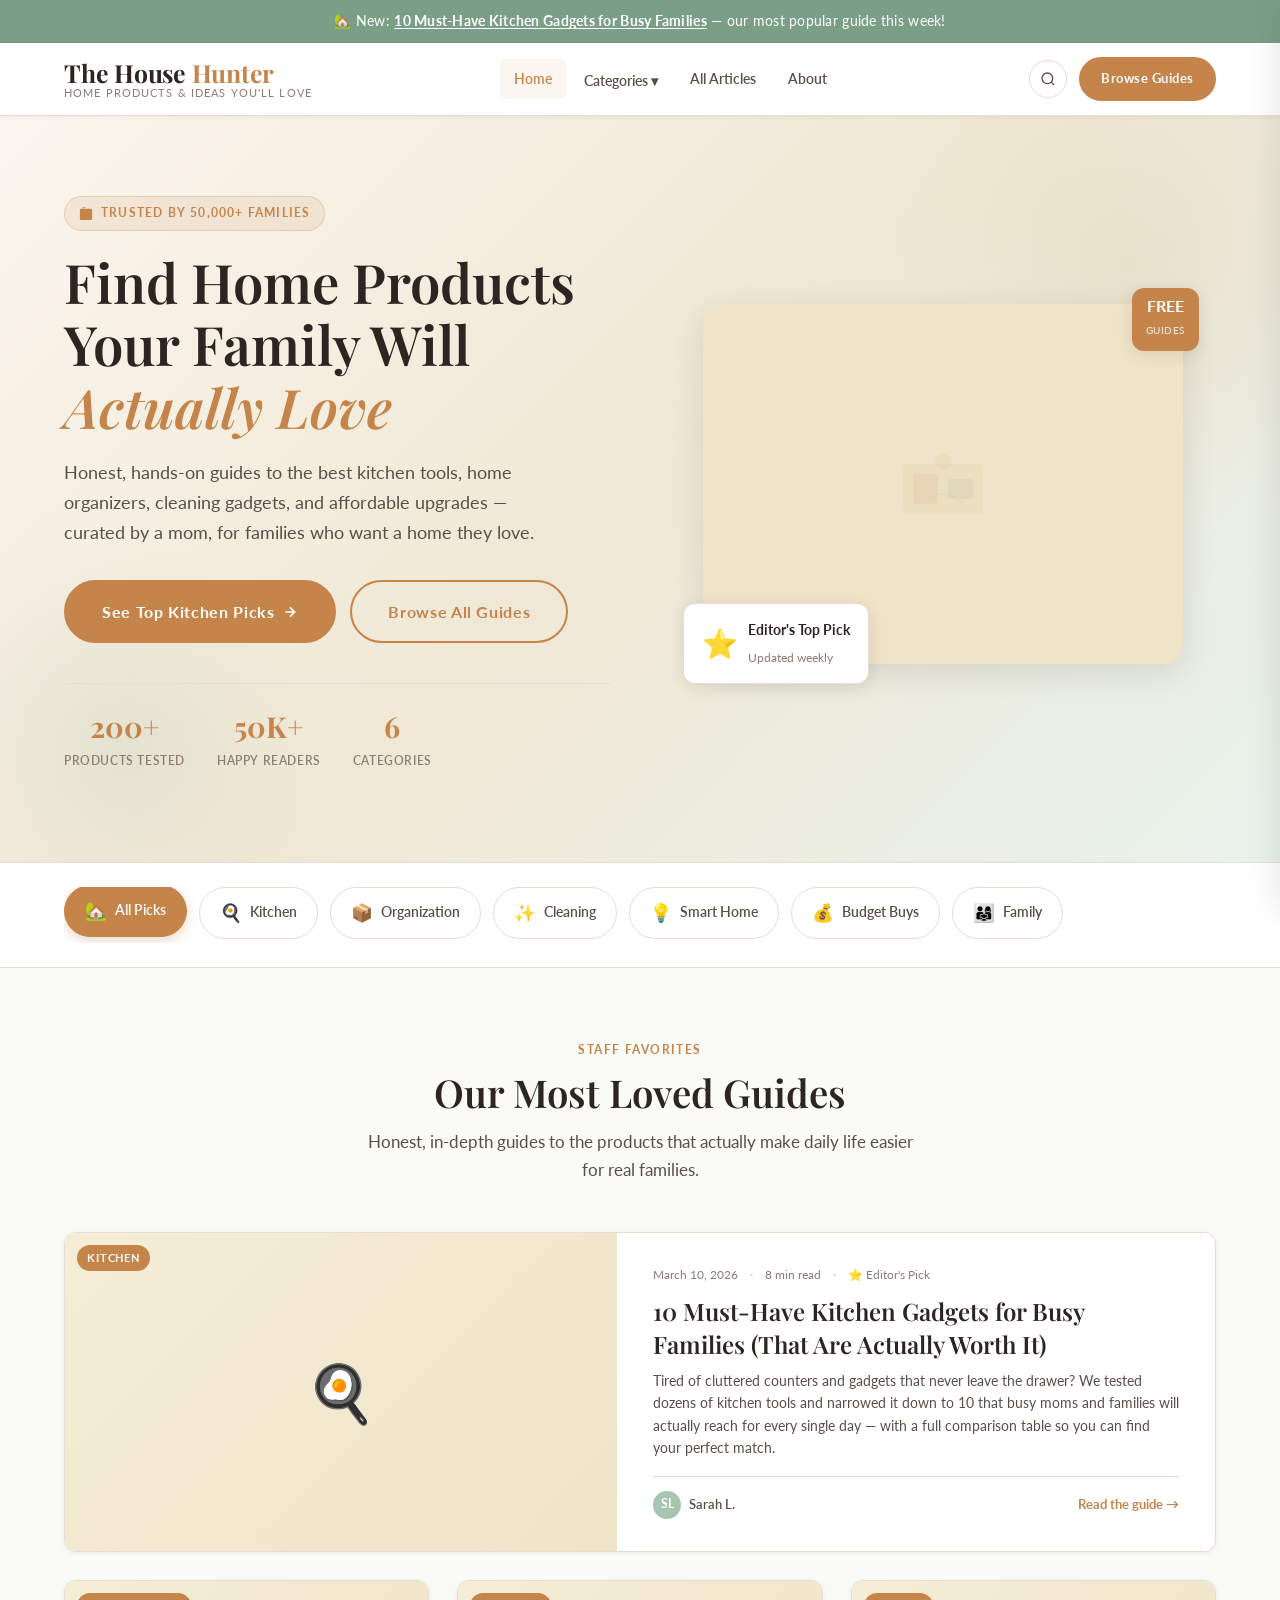
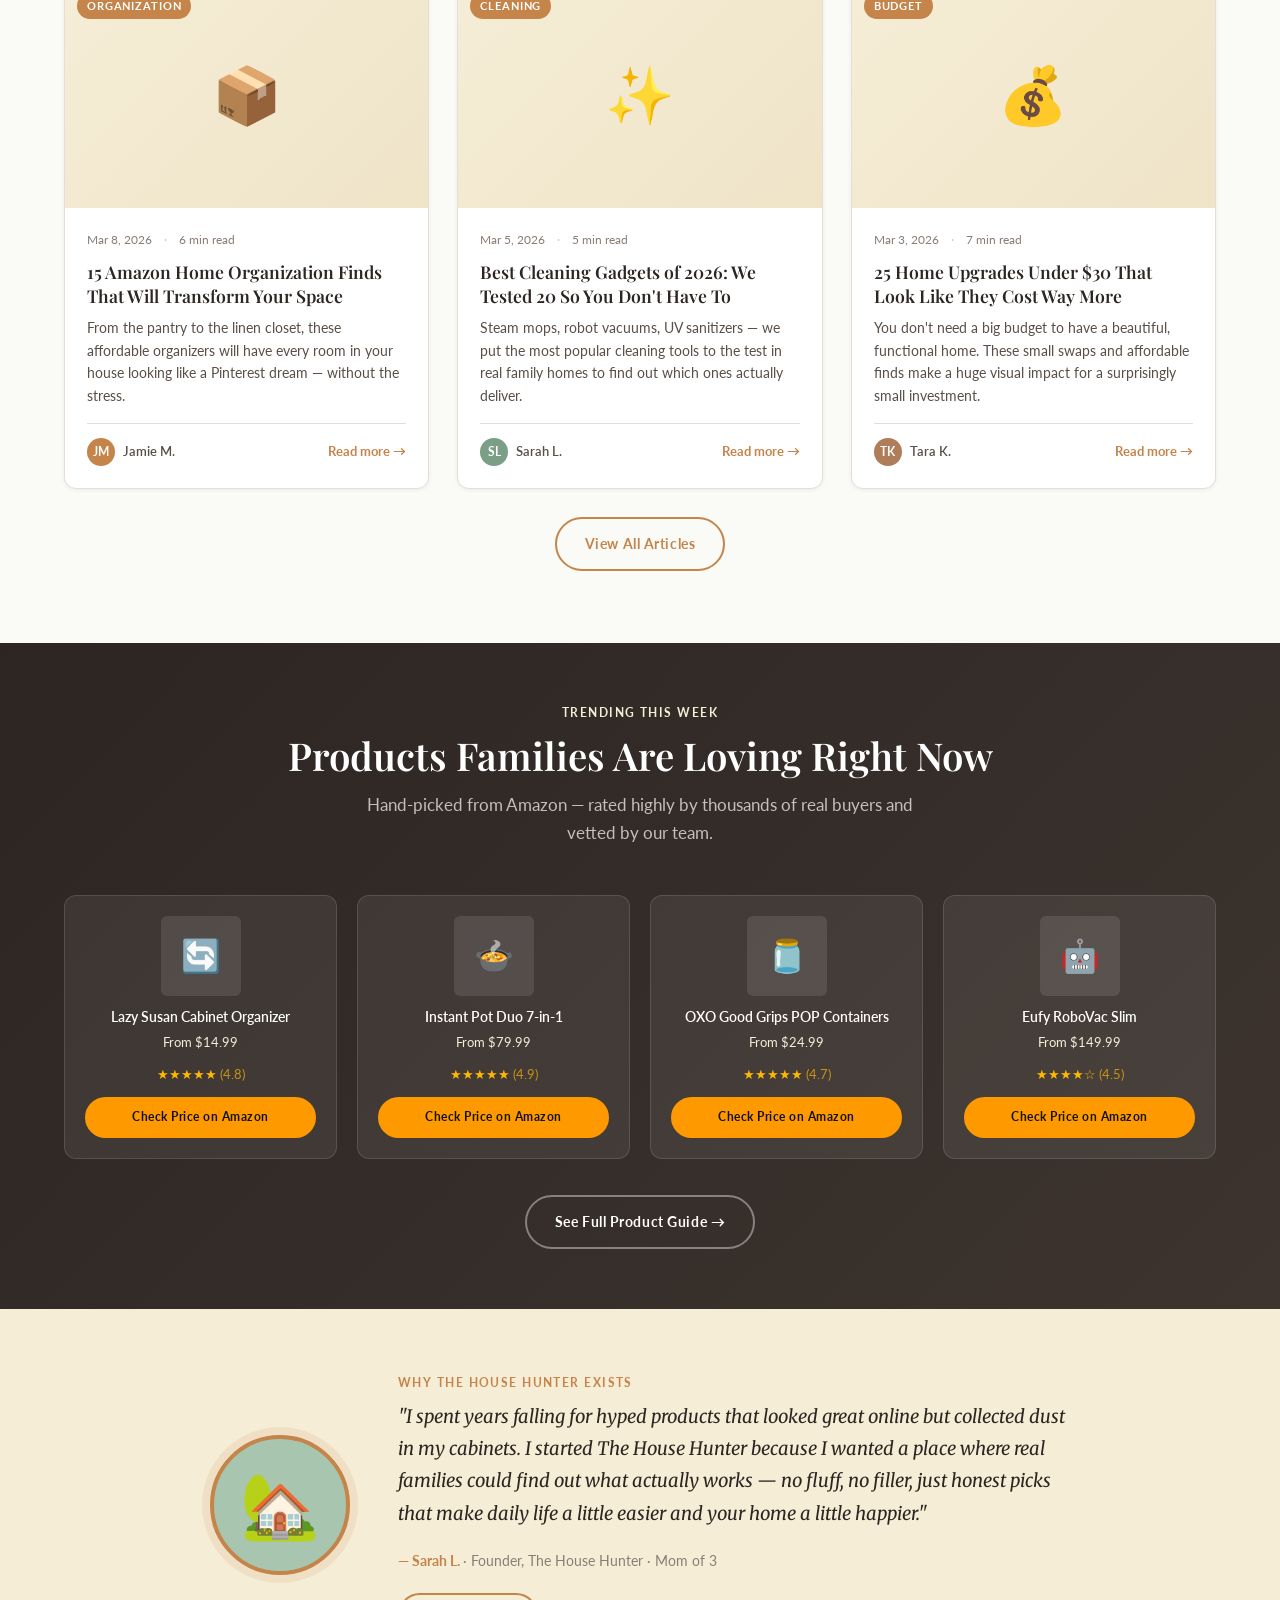
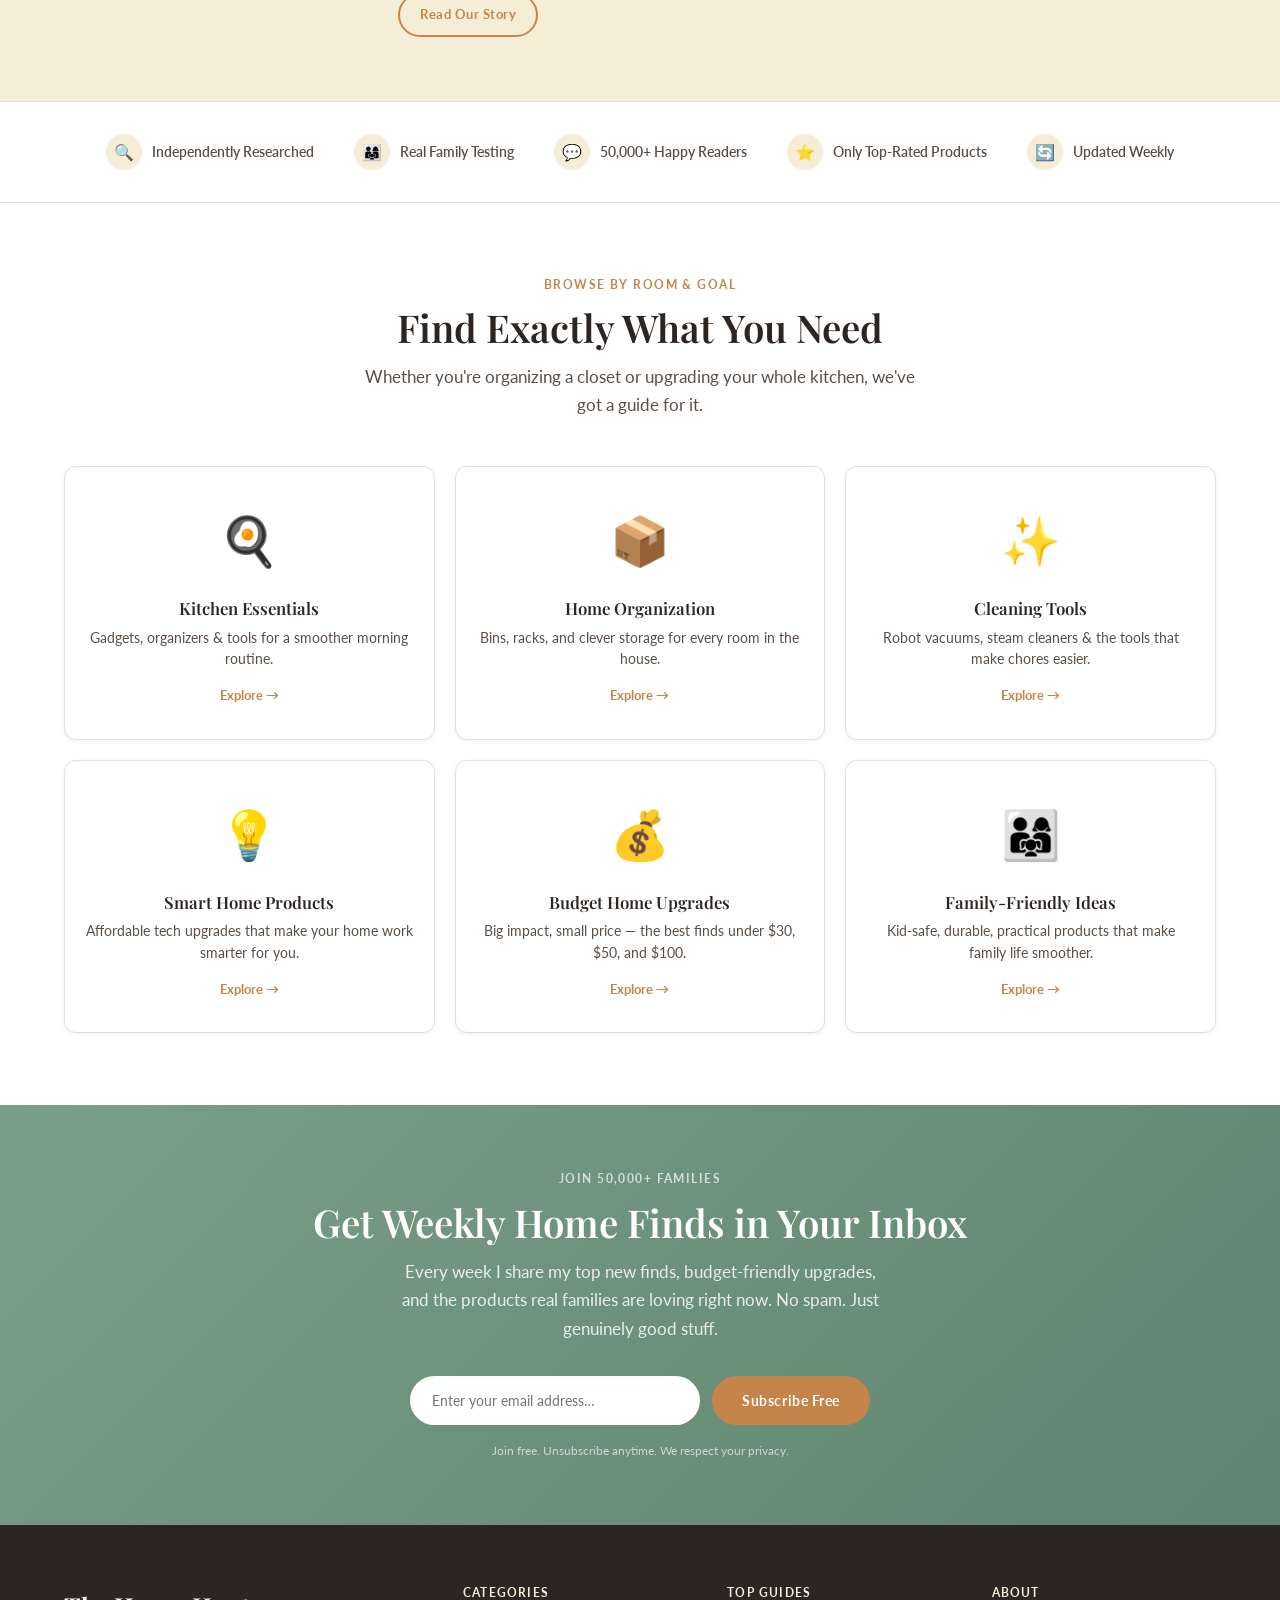
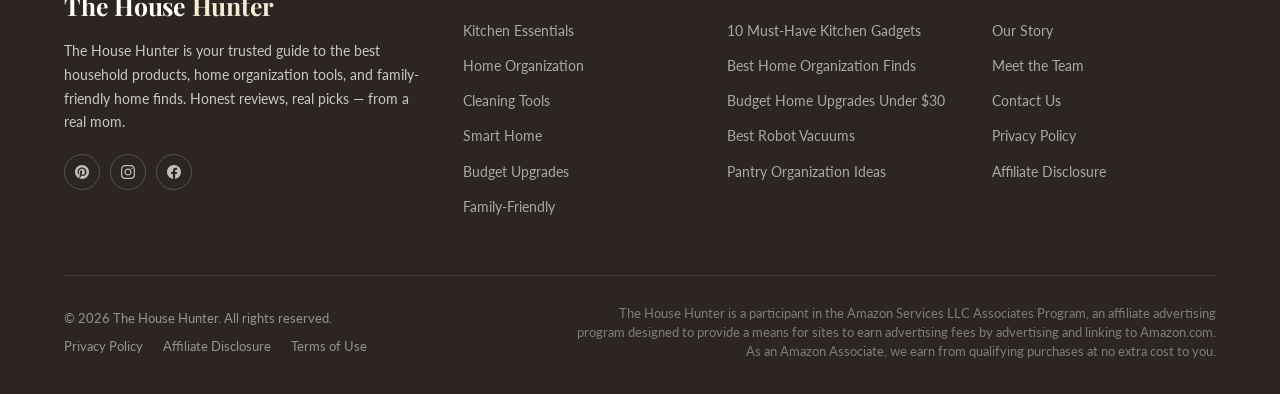
<file: index.html>
<!DOCTYPE html>
<html lang="en">
<head>
  <meta charset="UTF-8" />
  <meta name="viewport" content="width=device-width, initial-scale=1.0" />
  <meta name="description" content="The House Hunter — your trusted guide to the best home improvement products, kitchen essentials, organization tools, and family-friendly home finds. Honest reviews, real picks." />
  <meta property="og:title" content="The House Hunter | Trusted Home Product Guides" />
  <meta property="og:description" content="Discover the best household products, home organization tools, and affordable home upgrades curated for busy moms and families." />
  <meta property="og:type" content="website" />
  <meta name="pinterest-rich-pin" content="true" />
  <meta name="p:domain_verify" content="a723dec4b6036b1048452d96d8c18776"/>
  <title>The House Hunter | Trusted Home Product Guides for Families</title>
  <link rel="stylesheet" href="css/styles.css" />
  <link rel="preconnect" href="https://fonts.googleapis.com" />
  <link rel="preconnect" href="https://fonts.gstatic.com" crossorigin />
</head>
<body>

  <!-- Announcement Bar -->
  <div class="announcement-bar" role="banner">
    🏡 New: <a href="post-kitchen-gadgets.html">10 Must-Have Kitchen Gadgets for Busy Families</a> — our most popular guide this week!
  </div>

  <!-- Header -->
  <header class="site-header" role="banner">
    <div class="container header-inner">
      <a href="index.html" class="site-logo" aria-label="The House Hunter home">
        <span class="logo-name">The House<span> Hunter</span></span>
        <span class="logo-tagline">Home Products &amp; Ideas You'll Love</span>
      </a>

      <nav class="site-nav" aria-label="Main navigation">
        <a href="index.html" class="nav-link active">Home</a>
        <div class="nav-dropdown">
          <a href="blog.html" class="nav-link">Categories ▾</a>
          <div class="nav-dropdown-menu" role="menu">
            <a href="blog.html?cat=kitchen" role="menuitem">🍳 Kitchen Essentials</a>
            <a href="blog.html?cat=organization" role="menuitem">📦 Home Organization</a>
            <a href="blog.html?cat=cleaning" role="menuitem">✨ Cleaning Tools</a>
            <a href="blog.html?cat=smart-home" role="menuitem">💡 Smart Home Products</a>
            <a href="blog.html?cat=budget" role="menuitem">💰 Budget Home Upgrades</a>
            <a href="blog.html?cat=family" role="menuitem">👨‍👩‍👧 Family-Friendly Ideas</a>
          </div>
        </div>
        <a href="blog.html" class="nav-link">All Articles</a>
        <a href="about.html" class="nav-link">About</a>
      </nav>

      <div class="header-actions">
        <button class="search-btn" aria-label="Open search">
          <svg width="16" height="16" fill="none" stroke="currentColor" stroke-width="2" viewBox="0 0 24 24"><circle cx="11" cy="11" r="8"/><path d="m21 21-4.35-4.35"/></svg>
        </button>
        <a href="blog.html" class="btn btn-primary btn-sm">Browse Guides</a>
        <button class="mobile-menu-btn" aria-label="Open menu" aria-expanded="false">
          <span></span><span></span><span></span>
        </button>
      </div>
    </div>
  </header>

  <!-- Mobile Nav -->
  <div class="mobile-overlay" aria-hidden="true"></div>
  <nav class="mobile-nav" aria-label="Mobile navigation">
    <div class="mobile-nav-header">
      <span class="logo-name">Home<span style="color:var(--color-primary)">Haven</span></span>
      <button class="mobile-close-btn" aria-label="Close menu">✕</button>
    </div>
    <div class="mobile-nav-links">
      <a href="index.html">🏠 Home</a>
      <a href="blog.html?cat=kitchen">🍳 Kitchen Essentials</a>
      <a href="blog.html?cat=organization">📦 Home Organization</a>
      <a href="blog.html?cat=cleaning">✨ Cleaning Tools</a>
      <a href="blog.html?cat=smart-home">💡 Smart Home Products</a>
      <a href="blog.html?cat=budget">💰 Budget Upgrades</a>
      <a href="blog.html?cat=family">👨‍👩‍👧 Family Ideas</a>
      <a href="blog.html">📝 All Articles</a>
      <a href="about.html">💛 About Us</a>
    </div>
  </nav>

  <!-- Search Overlay -->
  <div class="search-overlay" role="dialog" aria-label="Search" aria-hidden="true">
    <div class="search-box">
      <div class="search-box-inner">
        <svg width="18" height="18" fill="none" stroke="#8B7D75" stroke-width="2" viewBox="0 0 24 24"><circle cx="11" cy="11" r="8"/><path d="m21 21-4.35-4.35"/></svg>
        <input type="search" placeholder="Search for products, ideas, or guides…" aria-label="Search" />
        <span style="font-size:.8rem;color:var(--color-text-lt);cursor:pointer" onclick="document.querySelector('.search-overlay').classList.remove('open');document.body.style.overflow=''">ESC</span>
      </div>
      <p style="font-size:.8rem;color:var(--color-text-lt);margin-top:12px;text-align:center">
        Try: "kitchen organization", "cleaning gadgets", "budget home ideas"
      </p>
    </div>
  </div>

  <main id="main-content">

    <!-- ===== HERO ===== -->
    <section class="hero" aria-labelledby="hero-title">
      <div class="container hero-inner">
        <div class="hero-content">
          <div class="hero-eyebrow">
            <svg width="14" height="14" fill="currentColor" viewBox="0 0 24 24"><path d="M10.5 1.5H8.25A2.25 2.25 0 006 3.75v.75m0 0H3.75a2.25 2.25 0 00-2.25 2.25v15A2.25 2.25 0 003.75 24h16.5A2.25 2.25 0 0022.5 21.75v-15A2.25 2.25 0 0020.25 4.5h-2.25m-6 0V3.75a2.25 2.25 0 00-2.25-2.25H10.5m0 0h3"/></svg>
            Trusted by 50,000+ Families
          </div>
          <h1 class="hero-title" id="hero-title">
            Find Home Products<br>Your Family Will <em>Actually Love</em>
          </h1>
          <p class="hero-subtitle">
            Honest, hands-on guides to the best kitchen tools, home organizers, cleaning gadgets, and affordable upgrades — curated by a mom, for families who want a home they love.
          </p>
          <div class="hero-actions">
            <a href="post-kitchen-gadgets.html" class="btn btn-primary btn-lg">
              See Top Kitchen Picks
              <svg width="16" height="16" fill="none" stroke="currentColor" stroke-width="2.5" viewBox="0 0 24 24"><path d="M5 12h14M12 5l7 7-7 7"/></svg>
            </a>
            <a href="blog.html" class="btn btn-secondary btn-lg">Browse All Guides</a>
          </div>
          <div class="hero-stats">
            <div class="hero-stat">
              <span class="hero-stat-number">200+</span>
              <span class="hero-stat-label">Products Tested</span>
            </div>
            <div class="hero-stat">
              <span class="hero-stat-number">50K+</span>
              <span class="hero-stat-label">Happy Readers</span>
            </div>
            <div class="hero-stat">
              <span class="hero-stat-number">6</span>
              <span class="hero-stat-label">Categories</span>
            </div>
          </div>
        </div>

        <div class="hero-visual" aria-hidden="true">
          <div class="hero-img-frame">
            <div class="hero-img-main">
              <!-- Replace with a real lifestyle photo -->
              <svg viewBox="0 0 100 80" fill="none" xmlns="http://www.w3.org/2000/svg">
                <rect x="10" y="20" width="80" height="50" rx="4" fill="#C4844A" opacity=".15"/>
                <rect x="20" y="30" width="25" height="30" rx="2" fill="#C4844A" opacity=".3"/>
                <rect x="55" y="35" width="25" height="20" rx="2" fill="#7B9E87" opacity=".3"/>
                <circle cx="50" cy="18" r="8" fill="#C4844A" opacity=".2"/>
                <path d="M30 60 Q50 40 70 60" stroke="#C4844A" stroke-width="1.5" fill="none" opacity=".3"/>
              </svg>
            </div>
            <div class="hero-badge">
              <span class="hero-badge-icon">⭐</span>
              <div class="hero-badge-text">
                <strong>Editor's Top Pick</strong>
                <span>Updated weekly</span>
              </div>
            </div>
            <div class="hero-badge-2">
              <strong>FREE</strong>
              <span>Guides</span>
            </div>
          </div>
        </div>
      </div>
    </section>

    <!-- ===== CATEGORIES STRIP ===== -->
    <section class="categories-strip" aria-label="Browse by category">
      <div class="container">
        <div class="categories-row" role="list">
          <a href="blog.html" class="category-pill active" role="listitem">
            <span>🏡</span> All Picks
          </a>
          <a href="blog.html?cat=kitchen" class="category-pill" role="listitem">
            <span>🍳</span> Kitchen
          </a>
          <a href="blog.html?cat=organization" class="category-pill" role="listitem">
            <span>📦</span> Organization
          </a>
          <a href="blog.html?cat=cleaning" class="category-pill" role="listitem">
            <span>✨</span> Cleaning
          </a>
          <a href="blog.html?cat=smart-home" class="category-pill" role="listitem">
            <span>💡</span> Smart Home
          </a>
          <a href="blog.html?cat=budget" class="category-pill" role="listitem">
            <span>💰</span> Budget Buys
          </a>
          <a href="blog.html?cat=family" class="category-pill" role="listitem">
            <span>👨‍👩‍👧</span> Family
          </a>
        </div>
      </div>
    </section>

    <!-- ===== FEATURED POSTS ===== -->
    <section class="featured-posts section" aria-labelledby="featured-heading">
      <div class="container">
        <div class="section-header">
          <span class="section-eyebrow">Staff Favorites</span>
          <h2 class="section-title" id="featured-heading">Our Most Loved Guides</h2>
          <p class="section-subtitle">Honest, in-depth guides to the products that actually make daily life easier for real families.</p>
        </div>

        <!-- Featured Articles Grid -->
        <div style="display:grid; grid-template-columns: repeat(3,1fr); gap:28px; margin-bottom:28px;">

          <!-- Featured Big Card -->
          <article class="post-card post-card-featured" style="grid-column:1/-1; flex-direction:row; max-height:340px;">
            <div class="post-card-img" style="width:48%;flex-shrink:0;">
              <div class="post-card-img-placeholder" style="height:100%;aspect-ratio:unset;">🍳</div>
              <span class="post-card-category">Kitchen</span>
            </div>
            <div class="post-card-body" style="padding:32px 36px;">
              <div class="post-card-meta">
                <span>March 10, 2026</span>
                <span class="dot">·</span>
                <span>8 min read</span>
                <span class="dot">·</span>
                <span>⭐ Editor's Pick</span>
              </div>
              <h3 class="post-card-title" style="font-size:1.5rem;">
                <a href="post-kitchen-gadgets.html">10 Must-Have Kitchen Gadgets for Busy Families (That Are Actually Worth It)</a>
              </h3>
              <p class="post-card-excerpt">
                Tired of cluttered counters and gadgets that never leave the drawer? We tested dozens of kitchen tools and narrowed it down to 10 that busy moms and families will actually reach for every single day — with a full comparison table so you can find your perfect match.
              </p>
              <div class="post-card-footer">
                <div class="post-card-author">
                  <div class="author-avatar">SL</div>
                  <span>Sarah L.</span>
                </div>
                <a href="post-kitchen-gadgets.html" class="read-more-link">
                  Read the guide →
                </a>
              </div>
            </div>
          </article>

          <!-- Card 2 -->
          <article class="post-card">
            <div class="post-card-img">
              <div class="post-card-img-placeholder">📦</div>
              <span class="post-card-category">Organization</span>
            </div>
            <div class="post-card-body">
              <div class="post-card-meta">
                <span>Mar 8, 2026</span>
                <span class="dot">·</span>
                <span>6 min read</span>
              </div>
              <h3 class="post-card-title">
                <a href="blog.html">15 Amazon Home Organization Finds That Will Transform Your Space</a>
              </h3>
              <p class="post-card-excerpt">From the pantry to the linen closet, these affordable organizers will have every room in your house looking like a Pinterest dream — without the stress.</p>
              <div class="post-card-footer">
                <div class="post-card-author">
                  <div class="author-avatar" style="background:var(--color-primary);">JM</div>
                  <span>Jamie M.</span>
                </div>
                <a href="blog.html" class="read-more-link">Read more →</a>
              </div>
            </div>
          </article>

          <!-- Card 3 -->
          <article class="post-card">
            <div class="post-card-img">
              <div class="post-card-img-placeholder">✨</div>
              <span class="post-card-category">Cleaning</span>
            </div>
            <div class="post-card-body">
              <div class="post-card-meta">
                <span>Mar 5, 2026</span>
                <span class="dot">·</span>
                <span>5 min read</span>
              </div>
              <h3 class="post-card-title">
                <a href="blog.html">Best Cleaning Gadgets of 2026: We Tested 20 So You Don't Have To</a>
              </h3>
              <p class="post-card-excerpt">Steam mops, robot vacuums, UV sanitizers — we put the most popular cleaning tools to the test in real family homes to find out which ones actually deliver.</p>
              <div class="post-card-footer">
                <div class="post-card-author">
                  <div class="author-avatar" style="background:var(--color-sage);">SL</div>
                  <span>Sarah L.</span>
                </div>
                <a href="blog.html" class="read-more-link">Read more →</a>
              </div>
            </div>
          </article>

          <!-- Card 4 -->
          <article class="post-card">
            <div class="post-card-img">
              <div class="post-card-img-placeholder">💰</div>
              <span class="post-card-category">Budget</span>
            </div>
            <div class="post-card-body">
              <div class="post-card-meta">
                <span>Mar 3, 2026</span>
                <span class="dot">·</span>
                <span>7 min read</span>
              </div>
              <h3 class="post-card-title">
                <a href="blog.html">25 Home Upgrades Under $30 That Look Like They Cost Way More</a>
              </h3>
              <p class="post-card-excerpt">You don't need a big budget to have a beautiful, functional home. These small swaps and affordable finds make a huge visual impact for a surprisingly small investment.</p>
              <div class="post-card-footer">
                <div class="post-card-author">
                  <div class="author-avatar" style="background:#B07D5A;">TK</div>
                  <span>Tara K.</span>
                </div>
                <a href="blog.html" class="read-more-link">Read more →</a>
              </div>
            </div>
          </article>

        </div>

        <div class="text-center">
          <a href="blog.html" class="btn btn-secondary">View All Articles</a>
        </div>
      </div>
    </section>

    <!-- ===== TRENDING PRODUCTS ===== -->
    <section class="trending-banner" aria-labelledby="trending-heading">
      <div class="container">
        <div class="section-header">
          <span class="section-eyebrow">Trending This Week</span>
          <h2 class="section-title" id="trending-heading">Products Families Are Loving Right Now</h2>
          <p class="section-subtitle" style="color:rgba(255,255,255,0.7);margin:0 auto;">
            Hand-picked from Amazon — rated highly by thousands of real buyers and vetted by our team.
          </p>
        </div>

        <div class="product-cards-row">

          <div class="product-mini-card" data-product="Lazy Susan Turntable">
            <div class="product-mini-card-img">🔄</div>
            <div class="product-mini-card-name">Lazy Susan Cabinet Organizer</div>
            <div class="product-mini-card-price">From $14.99</div>
            <div class="product-mini-card-rating">★★★★★ <span style="opacity:.7">(4.8)</span></div>
            <a href="#" class="btn btn-amazon btn-sm">Check Price on Amazon</a>
          </div>

          <div class="product-mini-card" data-product="Instant Pot Duo">
            <div class="product-mini-card-img">🍲</div>
            <div class="product-mini-card-name">Instant Pot Duo 7-in-1</div>
            <div class="product-mini-card-price">From $79.99</div>
            <div class="product-mini-card-rating">★★★★★ <span style="opacity:.7">(4.9)</span></div>
            <a href="#" class="btn btn-amazon btn-sm">Check Price on Amazon</a>
          </div>

          <div class="product-mini-card" data-product="OXO Pop Containers">
            <div class="product-mini-card-img">🫙</div>
            <div class="product-mini-card-name">OXO Good Grips POP Containers</div>
            <div class="product-mini-card-price">From $24.99</div>
            <div class="product-mini-card-rating">★★★★★ <span style="opacity:.7">(4.7)</span></div>
            <a href="#" class="btn btn-amazon btn-sm">Check Price on Amazon</a>
          </div>

          <div class="product-mini-card" data-product="Eufy Robot Vacuum">
            <div class="product-mini-card-img">🤖</div>
            <div class="product-mini-card-name">Eufy RoboVac Slim</div>
            <div class="product-mini-card-price">From $149.99</div>
            <div class="product-mini-card-rating">★★★★☆ <span style="opacity:.7">(4.5)</span></div>
            <a href="#" class="btn btn-amazon btn-sm">Check Price on Amazon</a>
          </div>

        </div>

        <div class="text-center" style="margin-top:36px;">
          <a href="post-kitchen-gadgets.html" class="btn btn-secondary" style="border-color:rgba(255,255,255,0.4);color:white;">
            See Full Product Guide →
          </a>
        </div>
      </div>
    </section>

    <!-- ===== ABOUT STRIP ===== -->
    <section class="about-strip" aria-labelledby="about-heading">
      <div class="container">
        <div class="about-strip-inner">
          <div class="about-avatar-ring" aria-hidden="true">🏡</div>
          <div class="about-text">
            <span class="section-eyebrow">Why The House Hunter Exists</span>
            <blockquote>
              "I spent years falling for hyped products that looked great online but collected dust in my cabinets. I started The House Hunter because I wanted a place where real families could find out what actually works — no fluff, no filler, just honest picks that make daily life a little easier and your home a little happier."
            </blockquote>
            <cite>— Sarah L. <span>· Founder, The House Hunter · Mom of 3</span></cite>
            <div style="margin-top:20px;">
              <a href="about.html" class="btn btn-secondary btn-sm">Read Our Story</a>
            </div>
          </div>
        </div>
      </div>
    </section>

    <!-- ===== TRUST STRIP ===== -->
    <div class="trust-strip" aria-label="Why trust The House Hunter">
      <div class="container">
        <div class="trust-items">
          <div class="trust-item">
            <div class="trust-item-icon">🔍</div>
            <span>Independently Researched</span>
          </div>
          <div class="trust-item">
            <div class="trust-item-icon">👨‍👩‍👧</div>
            <span>Real Family Testing</span>
          </div>
          <div class="trust-item">
            <div class="trust-item-icon">💬</div>
            <span>50,000+ Happy Readers</span>
          </div>
          <div class="trust-item">
            <div class="trust-item-icon">⭐</div>
            <span>Only Top-Rated Products</span>
          </div>
          <div class="trust-item">
            <div class="trust-item-icon">🔄</div>
            <span>Updated Weekly</span>
          </div>
        </div>
      </div>
    </div>

    <!-- ===== MORE CATEGORIES ===== -->
    <section class="section" style="background:var(--color-white);" aria-labelledby="categories-heading">
      <div class="container">
        <div class="section-header">
          <span class="section-eyebrow">Browse by Room &amp; Goal</span>
          <h2 class="section-title" id="categories-heading">Find Exactly What You Need</h2>
          <p class="section-subtitle">Whether you're organizing a closet or upgrading your whole kitchen, we've got a guide for it.</p>
        </div>

        <div class="grid-3" style="gap:20px;">

          <a href="blog.html?cat=kitchen" class="post-card" style="text-decoration:none; text-align:center; padding:32px 20px; align-items:center;" aria-label="Browse Kitchen Essentials">
            <div style="font-size:3rem; margin-bottom:16px;">🍳</div>
            <h3 class="post-card-title" style="font-size:1.05rem; margin-bottom:8px;">Kitchen Essentials</h3>
            <p class="post-card-excerpt" style="font-size:.85rem; margin:0;">Gadgets, organizers &amp; tools for a smoother morning routine.</p>
            <span class="read-more-link" style="justify-content:center; margin-top:14px;">Explore →</span>
          </a>

          <a href="blog.html?cat=organization" class="post-card" style="text-decoration:none; text-align:center; padding:32px 20px; align-items:center;" aria-label="Browse Home Organization">
            <div style="font-size:3rem; margin-bottom:16px;">📦</div>
            <h3 class="post-card-title" style="font-size:1.05rem; margin-bottom:8px;">Home Organization</h3>
            <p class="post-card-excerpt" style="font-size:.85rem; margin:0;">Bins, racks, and clever storage for every room in the house.</p>
            <span class="read-more-link" style="justify-content:center; margin-top:14px;">Explore →</span>
          </a>

          <a href="blog.html?cat=cleaning" class="post-card" style="text-decoration:none; text-align:center; padding:32px 20px; align-items:center;" aria-label="Browse Cleaning Tools">
            <div style="font-size:3rem; margin-bottom:16px;">✨</div>
            <h3 class="post-card-title" style="font-size:1.05rem; margin-bottom:8px;">Cleaning Tools</h3>
            <p class="post-card-excerpt" style="font-size:.85rem; margin:0;">Robot vacuums, steam cleaners &amp; the tools that make chores easier.</p>
            <span class="read-more-link" style="justify-content:center; margin-top:14px;">Explore →</span>
          </a>

          <a href="blog.html?cat=smart-home" class="post-card" style="text-decoration:none; text-align:center; padding:32px 20px; align-items:center;" aria-label="Browse Smart Home Products">
            <div style="font-size:3rem; margin-bottom:16px;">💡</div>
            <h3 class="post-card-title" style="font-size:1.05rem; margin-bottom:8px;">Smart Home Products</h3>
            <p class="post-card-excerpt" style="font-size:.85rem; margin:0;">Affordable tech upgrades that make your home work smarter for you.</p>
            <span class="read-more-link" style="justify-content:center; margin-top:14px;">Explore →</span>
          </a>

          <a href="blog.html?cat=budget" class="post-card" style="text-decoration:none; text-align:center; padding:32px 20px; align-items:center;" aria-label="Browse Budget Home Upgrades">
            <div style="font-size:3rem; margin-bottom:16px;">💰</div>
            <h3 class="post-card-title" style="font-size:1.05rem; margin-bottom:8px;">Budget Home Upgrades</h3>
            <p class="post-card-excerpt" style="font-size:.85rem; margin:0;">Big impact, small price — the best finds under $30, $50, and $100.</p>
            <span class="read-more-link" style="justify-content:center; margin-top:14px;">Explore →</span>
          </a>

          <a href="blog.html?cat=family" class="post-card" style="text-decoration:none; text-align:center; padding:32px 20px; align-items:center;" aria-label="Browse Family-Friendly Home Ideas">
            <div style="font-size:3rem; margin-bottom:16px;">👨‍👩‍👧</div>
            <h3 class="post-card-title" style="font-size:1.05rem; margin-bottom:8px;">Family-Friendly Ideas</h3>
            <p class="post-card-excerpt" style="font-size:.85rem; margin:0;">Kid-safe, durable, practical products that make family life smoother.</p>
            <span class="read-more-link" style="justify-content:center; margin-top:14px;">Explore →</span>
          </a>

        </div>
      </div>
    </section>

    <!-- ===== NEWSLETTER ===== -->
    <section class="newsletter-section" aria-labelledby="newsletter-heading">
      <div class="container">
        <span class="section-eyebrow" style="color:rgba(255,255,255,0.7);">Join 50,000+ Families</span>
        <h2 class="section-title" id="newsletter-heading">Get Weekly Home Finds in Your Inbox</h2>
        <p class="newsletter-subtitle">
          Every week I share my top new finds, budget-friendly upgrades, and the products real families are loving right now. No spam. Just genuinely good stuff.
        </p>
        <form class="newsletter-form" novalidate>
          <label for="newsletter-email" class="visually-hidden">Your email address</label>
          <input
            class="newsletter-input"
            type="email"
            id="newsletter-email"
            name="email"
            placeholder="Enter your email address…"
            autocomplete="email"
            required
          />
          <button type="submit" class="btn btn-primary">Subscribe Free</button>
        </form>
        <p class="newsletter-disclaimer">Join free. Unsubscribe anytime. We respect your privacy.</p>
      </div>
    </section>

  </main>

  <!-- Footer -->
  <footer class="site-footer" role="contentinfo">
    <div class="container">
      <div class="footer-grid">

        <div class="footer-brand">
          <a href="index.html" class="logo-name">The House<span> Hunter</span></a>
          <p>
            The House Hunter is your trusted guide to the best household products, home organization tools, and family-friendly home finds. Honest reviews, real picks — from a real mom.
          </p>
          <div class="social-links" aria-label="Social media links">
            <a href="#" class="social-link" aria-label="Pinterest">
              <svg width="14" height="14" fill="currentColor" viewBox="0 0 24 24"><path d="M12 0C5.373 0 0 5.373 0 12c0 5.084 3.163 9.426 7.627 11.174-.105-.949-.2-2.405.042-3.441.218-.937 1.407-5.965 1.407-5.965s-.359-.719-.359-1.782c0-1.668.967-2.914 2.171-2.914 1.023 0 1.518.769 1.518 1.69 0 1.029-.655 2.568-.994 3.995-.283 1.194.599 2.169 1.777 2.169 2.133 0 3.772-2.249 3.772-5.495 0-2.873-2.064-4.882-5.012-4.882-3.414 0-5.418 2.561-5.418 5.207 0 1.031.397 2.138.893 2.738a.36.36 0 01.083.345l-.333 1.36c-.053.22-.174.267-.402.161-1.499-.698-2.436-2.889-2.436-4.649 0-3.785 2.75-7.262 7.929-7.262 4.163 0 7.398 2.967 7.398 6.931 0 4.136-2.607 7.464-6.227 7.464-1.216 0-2.359-.632-2.75-1.378l-.748 2.853c-.271 1.043-1.002 2.35-1.492 3.146C9.57 23.812 10.763 24 12 24c6.627 0 12-5.373 12-12S18.627 0 12 0z"/></svg>
            </a>
            <a href="#" class="social-link" aria-label="Instagram">
              <svg width="14" height="14" fill="currentColor" viewBox="0 0 24 24"><path d="M12 2.163c3.204 0 3.584.012 4.85.07 3.252.148 4.771 1.691 4.919 4.919.058 1.265.069 1.645.069 4.849 0 3.205-.012 3.584-.069 4.849-.149 3.225-1.664 4.771-4.919 4.919-1.266.058-1.644.07-4.85.07-3.204 0-3.584-.012-4.849-.07-3.26-.149-4.771-1.699-4.919-4.92-.058-1.265-.07-1.644-.07-4.849 0-3.204.013-3.583.07-4.849.149-3.227 1.664-4.771 4.919-4.919 1.266-.057 1.645-.069 4.849-.069zm0-2.163c-3.259 0-3.667.014-4.947.072-4.358.2-6.78 2.618-6.98 6.98-.059 1.281-.073 1.689-.073 4.948 0 3.259.014 3.668.072 4.948.2 4.358 2.618 6.78 6.98 6.98 1.281.058 1.689.072 4.948.072 3.259 0 3.668-.014 4.948-.072 4.354-.2 6.782-2.618 6.979-6.98.059-1.28.073-1.689.073-4.948 0-3.259-.014-3.667-.072-4.947-.196-4.354-2.617-6.78-6.979-6.98-1.281-.059-1.69-.073-4.949-.073zm0 5.838c-3.403 0-6.162 2.759-6.162 6.162s2.759 6.163 6.162 6.163 6.162-2.759 6.162-6.163c0-3.403-2.759-6.162-6.162-6.162zm0 10.162c-2.209 0-4-1.79-4-4 0-2.209 1.791-4 4-4s4 1.791 4 4c0 2.21-1.791 4-4 4zm6.406-11.845c-.796 0-1.441.645-1.441 1.44s.645 1.44 1.441 1.44c.795 0 1.439-.645 1.439-1.44s-.644-1.44-1.439-1.44z"/></svg>
            </a>
            <a href="#" class="social-link" aria-label="Facebook">
              <svg width="14" height="14" fill="currentColor" viewBox="0 0 24 24"><path d="M24 12.073c0-6.627-5.373-12-12-12s-12 5.373-12 12c0 5.99 4.388 10.954 10.125 11.854v-8.385H7.078v-3.47h3.047V9.43c0-3.007 1.792-4.669 4.533-4.669 1.312 0 2.686.235 2.686.235v2.953H15.83c-1.491 0-1.956.925-1.956 1.874v2.25h3.328l-.532 3.47h-2.796v8.385C19.612 23.027 24 18.062 24 12.073z"/></svg>
            </a>
          </div>
        </div>

        <div class="footer-col">
          <h4>Categories</h4>
          <ul>
            <li><a href="blog.html?cat=kitchen">Kitchen Essentials</a></li>
            <li><a href="blog.html?cat=organization">Home Organization</a></li>
            <li><a href="blog.html?cat=cleaning">Cleaning Tools</a></li>
            <li><a href="blog.html?cat=smart-home">Smart Home</a></li>
            <li><a href="blog.html?cat=budget">Budget Upgrades</a></li>
            <li><a href="blog.html?cat=family">Family-Friendly</a></li>
          </ul>
        </div>

        <div class="footer-col">
          <h4>Top Guides</h4>
          <ul>
            <li><a href="post-kitchen-gadgets.html">10 Must-Have Kitchen Gadgets</a></li>
            <li><a href="blog.html">Best Home Organization Finds</a></li>
            <li><a href="blog.html">Budget Home Upgrades Under $30</a></li>
            <li><a href="blog.html">Best Robot Vacuums</a></li>
            <li><a href="blog.html">Pantry Organization Ideas</a></li>
          </ul>
        </div>

        <div class="footer-col">
          <h4>About</h4>
          <ul>
            <li><a href="about.html">Our Story</a></li>
            <li><a href="about.html#team">Meet the Team</a></li>
            <li><a href="about.html#contact">Contact Us</a></li>
            <li><a href="#privacy">Privacy Policy</a></li>
            <li><a href="#affiliate">Affiliate Disclosure</a></li>
          </ul>
        </div>

      </div>

      <div class="footer-bottom">
        <div>
          <p style="color:rgba(255,255,255,0.5);">© 2026 The House Hunter. All rights reserved.</p>
          <div class="footer-links" style="margin-top:6px;">
            <a href="#privacy">Privacy Policy</a>
            <a href="#affiliate">Affiliate Disclosure</a>
            <a href="#terms">Terms of Use</a>
          </div>
        </div>
        <p class="footer-disclaimer">
          The House Hunter is a participant in the Amazon Services LLC Associates Program, an affiliate advertising program designed to provide a means for sites to earn advertising fees by advertising and linking to Amazon.com. As an Amazon Associate, we earn from qualifying purchases at no extra cost to you.
        </p>
      </div>
    </div>
  </footer>

  <script src="js/main.js"></script>
</body>
</html>
</file>
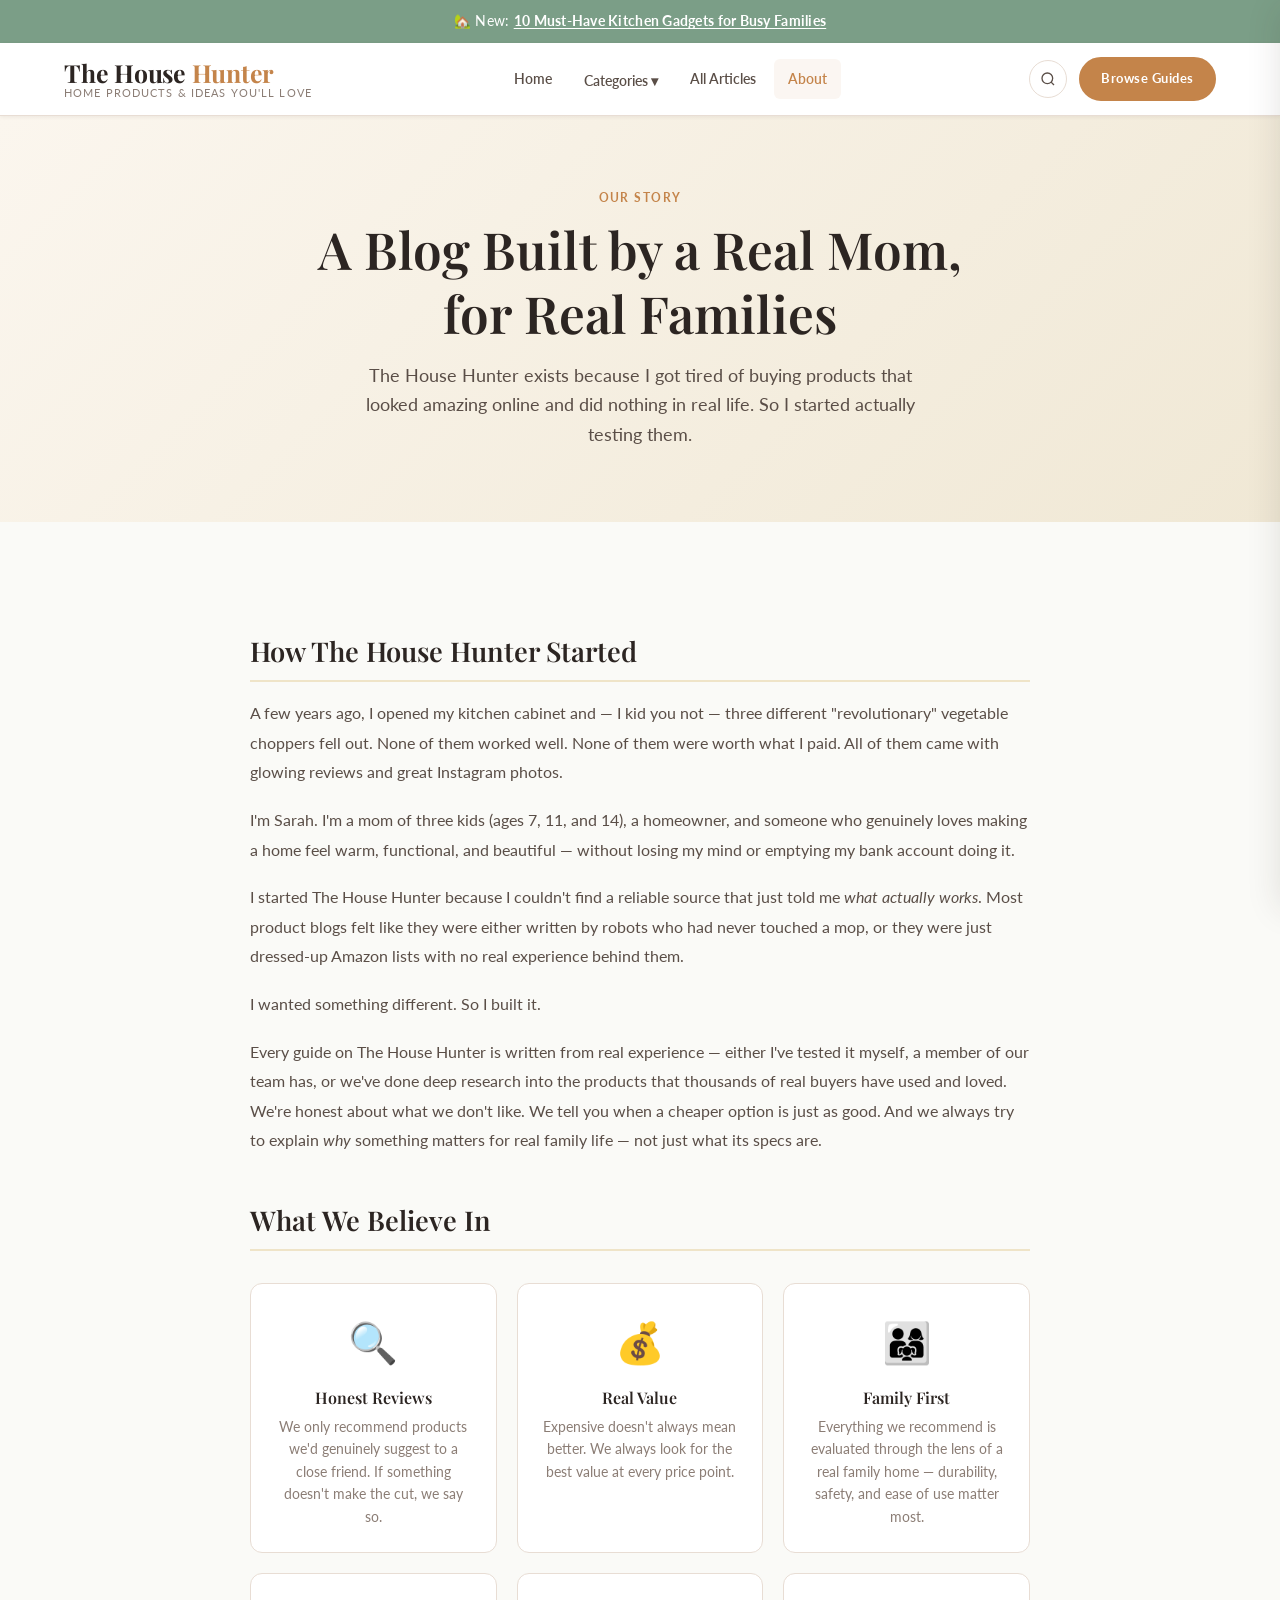
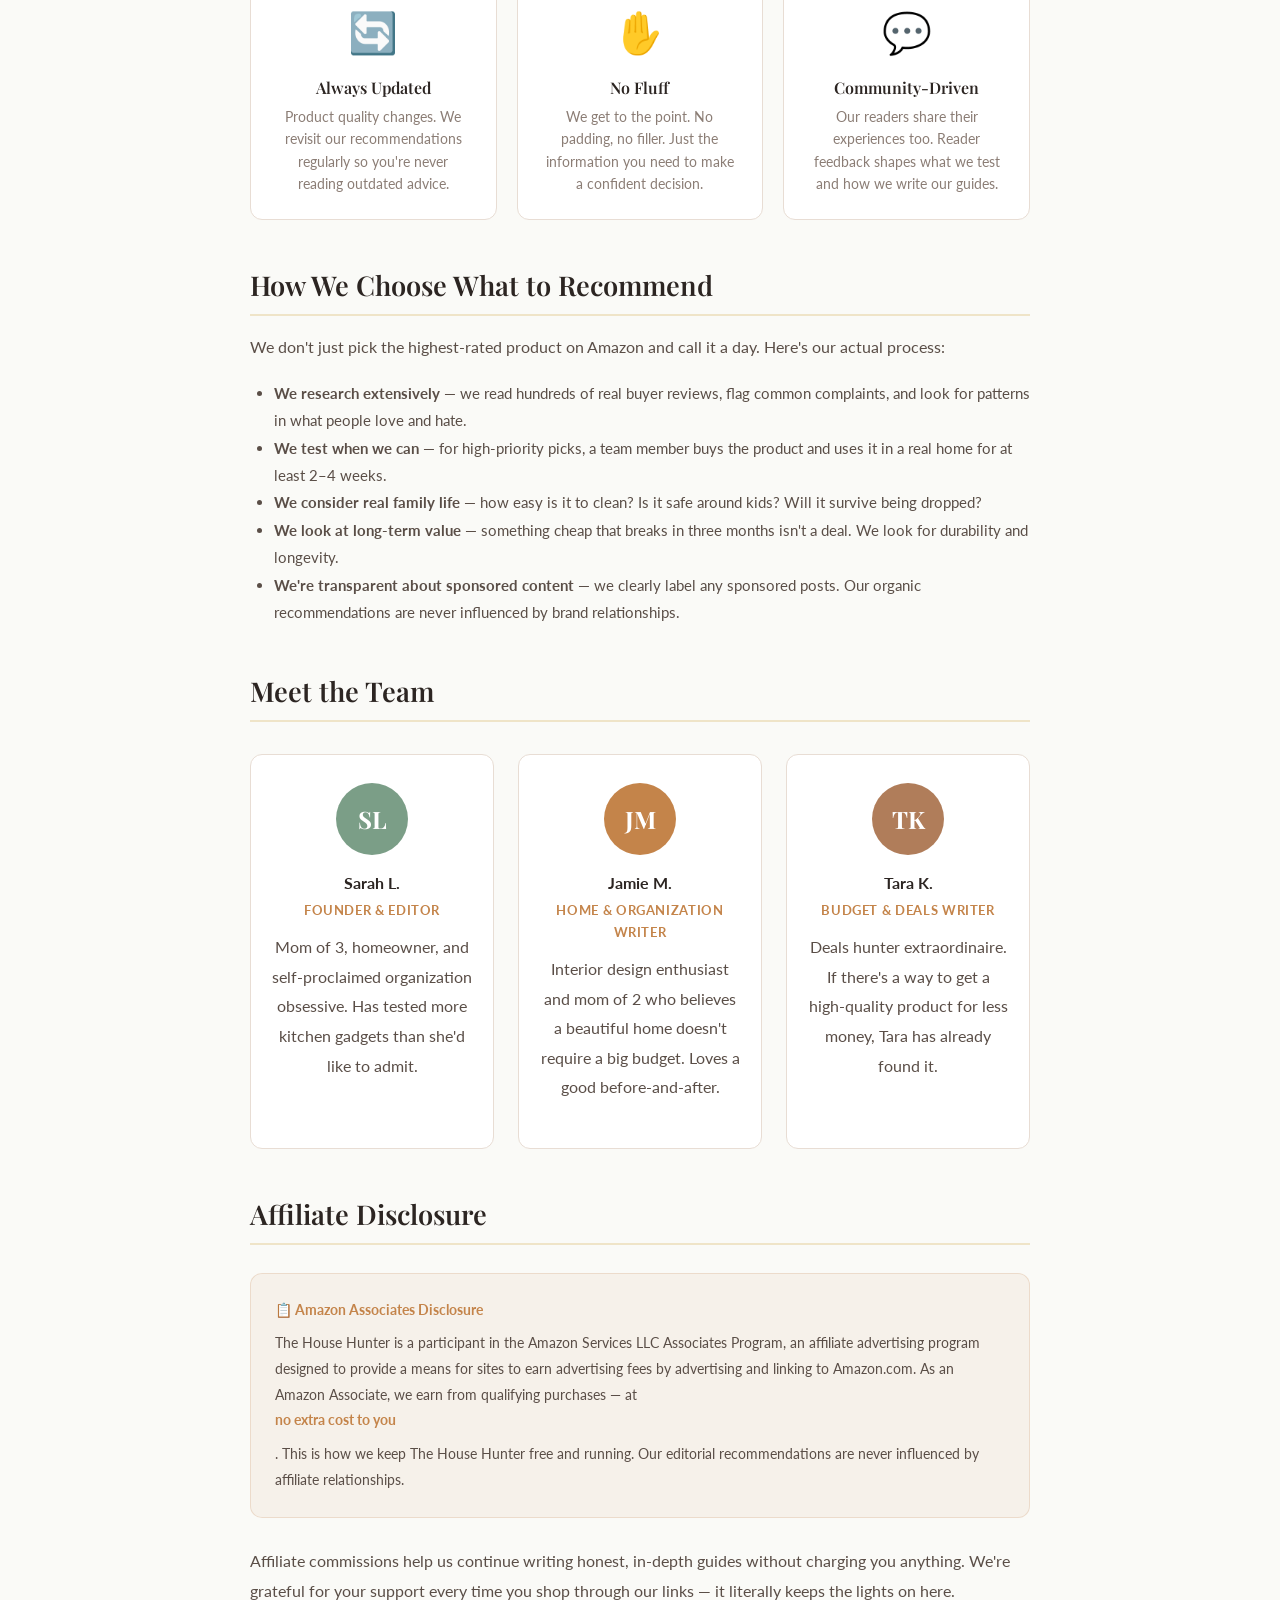
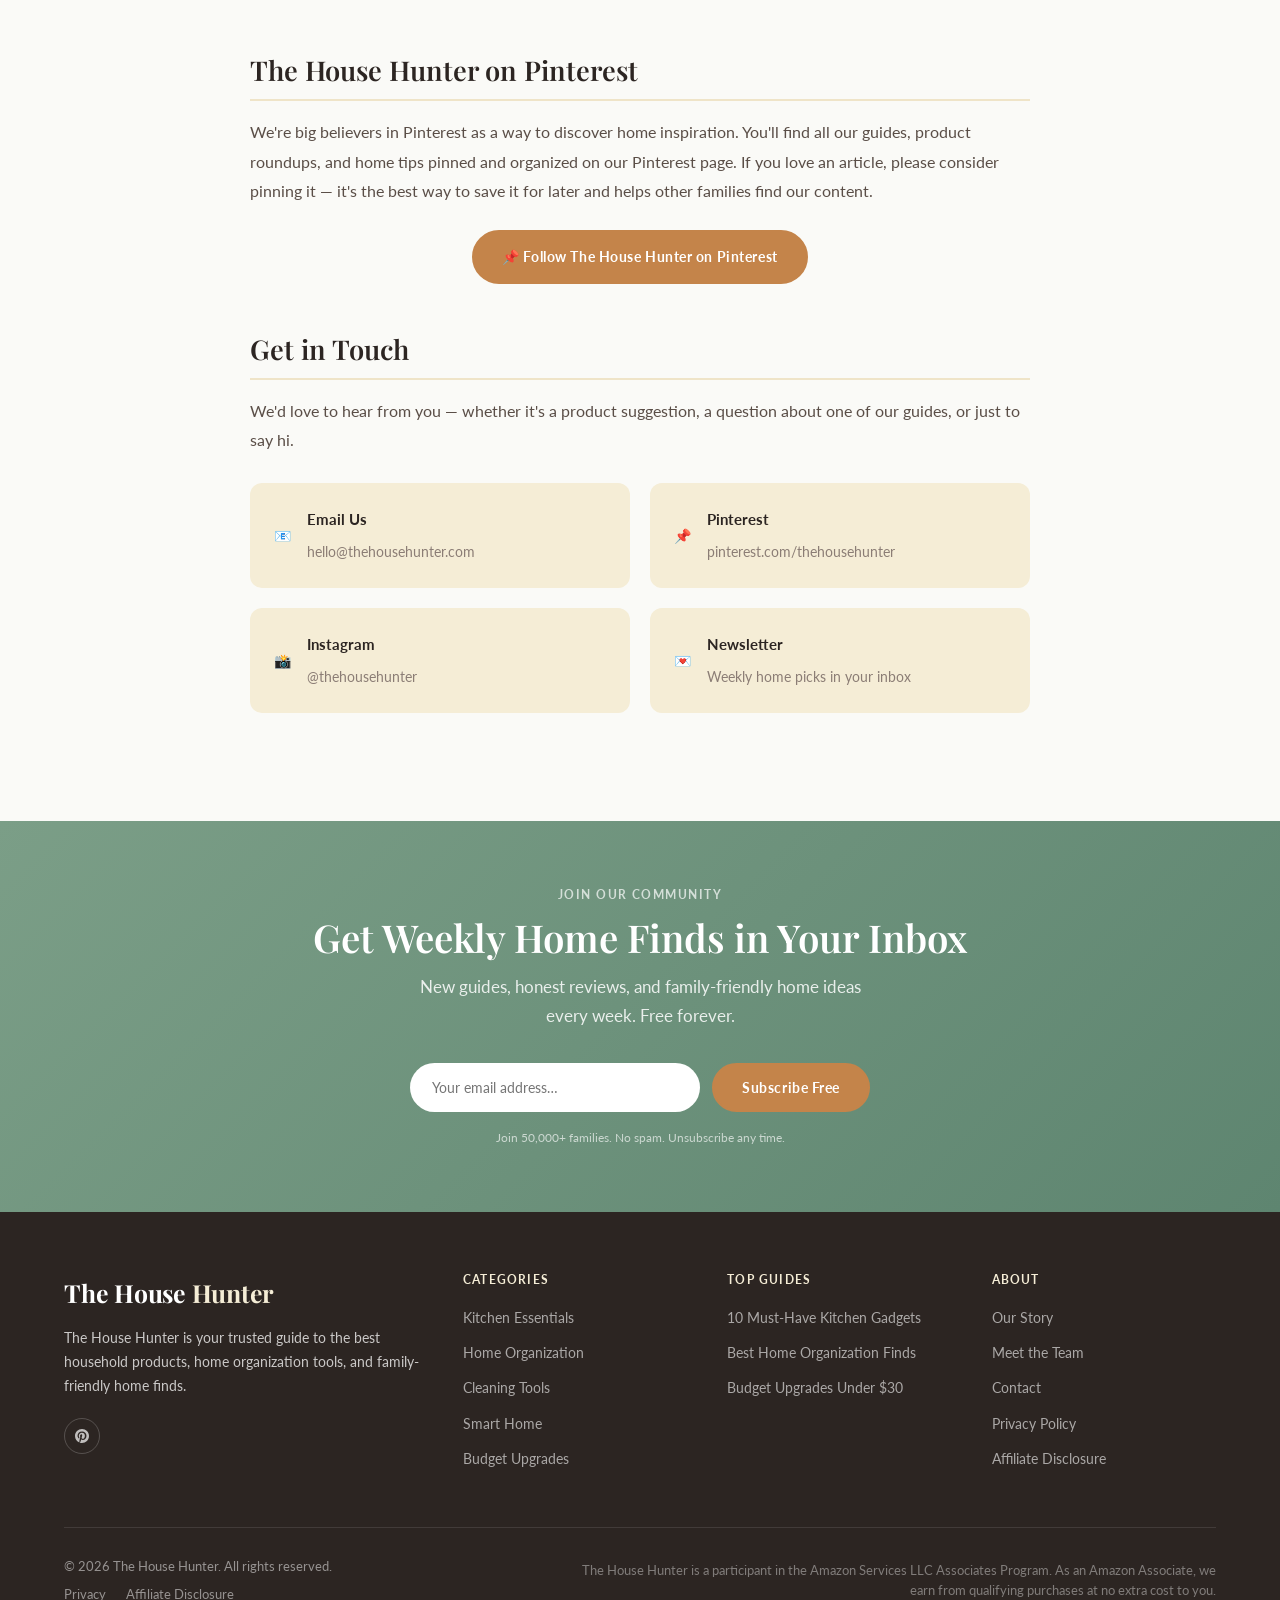
<file: about.html>
<!DOCTYPE html>
<html lang="en">
<head>
  <meta charset="UTF-8" />
  <meta name="viewport" content="width=device-width, initial-scale=1.0" />
  <meta name="description" content="The story behind The House Hunter — a home product blog started by a real mom who got tired of buying things that didn't work. Learn who we are, why we started, and how we pick products." />
  <title>About The House Hunter | Our Story</title>
  <meta name="p:domain_verify" content="a723dec4b6036b1048452d96d8c18776"/>
  <link rel="stylesheet" href="css/styles.css" />
  <link rel="preconnect" href="https://fonts.googleapis.com" />
  <link rel="preconnect" href="https://fonts.gstatic.com" crossorigin />
  <style>
    .about-hero {
      background: linear-gradient(135deg, #FBF6EE 0%, #F0E8D5 100%);
      padding: 72px 0;
      text-align: center;
    }
    .about-hero h1 { font-size: clamp(2rem, 5vw, 3.2rem); margin-bottom: 16px; }
    .about-hero p  { font-size: 1.1rem; color: var(--color-text-mid); max-width: 580px; margin: 0 auto; }
    .about-content { max-width: 780px; margin: 0 auto; padding: 64px 0 80px; }
    .about-content h2 { font-size: 1.7rem; margin: 48px 0 16px; padding-bottom: 12px; border-bottom: 2px solid var(--color-cream-mid); }
    .about-content p  { font-size: 1rem; color: var(--color-text-mid); line-height: 1.85; margin-bottom: 18px; }
    .about-content ul { margin: 0 0 18px 24px; color: var(--color-text-mid); font-size: .95rem; line-height: 1.8; list-style: disc; }
    .values-grid {
      display: grid;
      grid-template-columns: repeat(3, 1fr);
      gap: 20px;
      margin: 32px 0;
    }
    .value-card {
      background: var(--color-white);
      border: 1px solid var(--color-border);
      border-radius: var(--radius-md);
      padding: 24px;
      text-align: center;
    }
    .value-icon { font-size: 2.5rem; margin-bottom: 12px; display: block; }
    .value-card h3 { font-size: 1rem; margin-bottom: 8px; }
    .value-card p  { font-size: .875rem; color: var(--color-text-lt); margin: 0; line-height: 1.6; }
    .team-grid {
      display: grid;
      grid-template-columns: repeat(3, 1fr);
      gap: 24px;
      margin: 32px 0;
    }
    .team-card {
      background: var(--color-white);
      border: 1px solid var(--color-border);
      border-radius: var(--radius-md);
      padding: 28px 20px;
      text-align: center;
    }
    .team-avatar {
      width: 72px; height: 72px;
      border-radius: 50%;
      display: flex; align-items: center; justify-content: center;
      font-size: 1.5rem;
      font-weight: 700;
      color: white;
      margin: 0 auto 14px;
      font-family: var(--font-heading);
    }
    .team-name   { font-size: 1rem; font-weight: 700; margin-bottom: 4px; }
    .team-role   { font-size: .8rem; color: var(--color-primary); font-weight: 700; text-transform: uppercase; letter-spacing: .05em; margin-bottom: 10px; }
    .team-bio    { font-size: .85rem; color: var(--color-text-lt); line-height: 1.6; }
    .contact-grid {
      display: grid;
      grid-template-columns: repeat(2, 1fr);
      gap: 20px;
      margin: 28px 0;
    }
    .contact-card {
      background: var(--color-cream);
      border-radius: var(--radius-md);
      padding: 24px;
      display: flex;
      align-items: center;
      gap: 16px;
    }
    .contact-icon { font-size: 2rem; flex-shrink: 0; }
    .contact-card strong { display: block; font-size: .95rem; margin-bottom: 4px; }
    .contact-card span { font-size: .875rem; color: var(--color-text-lt); }
    .disclosure-box {
      background: rgba(196,132,74,0.07);
      border: 1px solid rgba(196,132,74,0.2);
      border-radius: var(--radius-md);
      padding: 24px;
      margin: 28px 0;
    }
    .disclosure-box strong { display: block; color: var(--color-primary); margin-bottom: 8px; font-size:.875rem; }
    .disclosure-box p { margin: 0; font-size:.875rem; color: var(--color-text-mid); }
    @media (max-width: 640px) {
      .values-grid, .team-grid, .contact-grid { grid-template-columns: 1fr; }
    }
  </style>
</head>
<body>

  <!-- Announcement Bar -->
  <div class="announcement-bar">
    🏡 New: <a href="post-kitchen-gadgets.html">10 Must-Have Kitchen Gadgets for Busy Families</a>
  </div>

  <!-- Header -->
  <header class="site-header">
    <div class="container header-inner">
      <a href="index.html" class="site-logo">
        <span class="logo-name">The House<span> Hunter</span></span>
        <span class="logo-tagline">Home Products &amp; Ideas You'll Love</span>
      </a>
      <nav class="site-nav" aria-label="Main navigation">
        <a href="index.html" class="nav-link">Home</a>
        <div class="nav-dropdown">
          <a href="blog.html" class="nav-link">Categories ▾</a>
          <div class="nav-dropdown-menu">
            <a href="blog.html?cat=kitchen">🍳 Kitchen Essentials</a>
            <a href="blog.html?cat=organization">📦 Home Organization</a>
            <a href="blog.html?cat=cleaning">✨ Cleaning Tools</a>
            <a href="blog.html?cat=smart-home">💡 Smart Home Products</a>
            <a href="blog.html?cat=budget">💰 Budget Home Upgrades</a>
            <a href="blog.html?cat=family">👨‍👩‍👧 Family-Friendly Ideas</a>
          </div>
        </div>
        <a href="blog.html" class="nav-link">All Articles</a>
        <a href="about.html" class="nav-link active">About</a>
      </nav>
      <div class="header-actions">
        <button class="search-btn" aria-label="Open search">
          <svg width="16" height="16" fill="none" stroke="currentColor" stroke-width="2" viewBox="0 0 24 24"><circle cx="11" cy="11" r="8"/><path d="m21 21-4.35-4.35"/></svg>
        </button>
        <a href="blog.html" class="btn btn-primary btn-sm">Browse Guides</a>
        <button class="mobile-menu-btn" aria-label="Open menu"><span></span><span></span><span></span></button>
      </div>
    </div>
  </header>

  <div class="mobile-overlay"></div>
  <nav class="mobile-nav">
    <div class="mobile-nav-header">
      <span class="logo-name">Home<span style="color:var(--color-primary)">Haven</span></span>
      <button class="mobile-close-btn">✕</button>
    </div>
    <div class="mobile-nav-links">
      <a href="index.html">🏠 Home</a>
      <a href="blog.html">📝 All Articles</a>
      <a href="about.html">💛 About</a>
    </div>
  </nav>

  <div class="search-overlay" role="dialog" aria-label="Search">
    <div class="search-box">
      <div class="search-box-inner">
        <svg width="18" height="18" fill="none" stroke="#8B7D75" stroke-width="2" viewBox="0 0 24 24"><circle cx="11" cy="11" r="8"/><path d="m21 21-4.35-4.35"/></svg>
        <input type="search" placeholder="Search guides and products…" />
        <span style="font-size:.8rem;color:var(--color-text-lt);cursor:pointer" onclick="document.querySelector('.search-overlay').classList.remove('open');document.body.style.overflow=''">ESC</span>
      </div>
    </div>
  </div>

  <main id="main-content">

    <!-- About Hero -->
    <div class="about-hero">
      <div class="container">
        <span class="section-eyebrow">Our Story</span>
        <h1>A Blog Built by a Real Mom,<br>for Real Families</h1>
        <p>The House Hunter exists because I got tired of buying products that looked amazing online and did nothing in real life. So I started actually testing them.</p>
      </div>
    </div>

    <div class="container">
      <div class="about-content">

        <!-- Our Story -->
        <h2>How The House Hunter Started</h2>

        <p>
          A few years ago, I opened my kitchen cabinet and — I kid you not — three different "revolutionary" vegetable choppers fell out. None of them worked well. None of them were worth what I paid. All of them came with glowing reviews and great Instagram photos.
        </p>

        <p>
          I'm Sarah. I'm a mom of three kids (ages 7, 11, and 14), a homeowner, and someone who genuinely loves making a home feel warm, functional, and beautiful — without losing my mind or emptying my bank account doing it.
        </p>

        <p>
          I started The House Hunter because I couldn't find a reliable source that just told me <em>what actually works</em>. Most product blogs felt like they were either written by robots who had never touched a mop, or they were just dressed-up Amazon lists with no real experience behind them.
        </p>

        <p>
          I wanted something different. So I built it.
        </p>

        <p>
          Every guide on The House Hunter is written from real experience — either I've tested it myself, a member of our team has, or we've done deep research into the products that thousands of real buyers have used and loved. We're honest about what we don't like. We tell you when a cheaper option is just as good. And we always try to explain <em>why</em> something matters for real family life — not just what its specs are.
        </p>

        <!-- Our Values -->
        <h2>What We Believe In</h2>

        <div class="values-grid">
          <div class="value-card">
            <span class="value-icon">🔍</span>
            <h3>Honest Reviews</h3>
            <p>We only recommend products we'd genuinely suggest to a close friend. If something doesn't make the cut, we say so.</p>
          </div>
          <div class="value-card">
            <span class="value-icon">💰</span>
            <h3>Real Value</h3>
            <p>Expensive doesn't always mean better. We always look for the best value at every price point.</p>
          </div>
          <div class="value-card">
            <span class="value-icon">👨‍👩‍👧</span>
            <h3>Family First</h3>
            <p>Everything we recommend is evaluated through the lens of a real family home — durability, safety, and ease of use matter most.</p>
          </div>
          <div class="value-card">
            <span class="value-icon">🔄</span>
            <h3>Always Updated</h3>
            <p>Product quality changes. We revisit our recommendations regularly so you're never reading outdated advice.</p>
          </div>
          <div class="value-card">
            <span class="value-icon">✋</span>
            <h3>No Fluff</h3>
            <p>We get to the point. No padding, no filler. Just the information you need to make a confident decision.</p>
          </div>
          <div class="value-card">
            <span class="value-icon">💬</span>
            <h3>Community-Driven</h3>
            <p>Our readers share their experiences too. Reader feedback shapes what we test and how we write our guides.</p>
          </div>
        </div>

        <!-- How We Pick Products -->
        <h2>How We Choose What to Recommend</h2>

        <p>We don't just pick the highest-rated product on Amazon and call it a day. Here's our actual process:</p>

        <ul>
          <li><strong>We research extensively</strong> — we read hundreds of real buyer reviews, flag common complaints, and look for patterns in what people love and hate.</li>
          <li><strong>We test when we can</strong> — for high-priority picks, a team member buys the product and uses it in a real home for at least 2–4 weeks.</li>
          <li><strong>We consider real family life</strong> — how easy is it to clean? Is it safe around kids? Will it survive being dropped?</li>
          <li><strong>We look at long-term value</strong> — something cheap that breaks in three months isn't a deal. We look for durability and longevity.</li>
          <li><strong>We're transparent about sponsored content</strong> — we clearly label any sponsored posts. Our organic recommendations are never influenced by brand relationships.</li>
        </ul>

        <!-- Meet the Team -->
        <h2 id="team">Meet the Team</h2>

        <div class="team-grid">
          <div class="team-card">
            <div class="team-avatar" style="background:var(--color-sage);">SL</div>
            <div class="team-name">Sarah L.</div>
            <div class="team-role">Founder &amp; Editor</div>
            <p class="team-bio">Mom of 3, homeowner, and self-proclaimed organization obsessive. Has tested more kitchen gadgets than she'd like to admit.</p>
          </div>
          <div class="team-card">
            <div class="team-avatar" style="background:var(--color-primary);">JM</div>
            <div class="team-name">Jamie M.</div>
            <div class="team-role">Home &amp; Organization Writer</div>
            <p class="team-bio">Interior design enthusiast and mom of 2 who believes a beautiful home doesn't require a big budget. Loves a good before-and-after.</p>
          </div>
          <div class="team-card">
            <div class="team-avatar" style="background:#B07D5A;">TK</div>
            <div class="team-name">Tara K.</div>
            <div class="team-role">Budget &amp; Deals Writer</div>
            <p class="team-bio">Deals hunter extraordinaire. If there's a way to get a high-quality product for less money, Tara has already found it.</p>
          </div>
        </div>

        <!-- Affiliate Disclosure -->
        <h2>Affiliate Disclosure</h2>

        <div class="disclosure-box">
          <strong>📋 Amazon Associates Disclosure</strong>
          <p>
            The House Hunter is a participant in the Amazon Services LLC Associates Program, an affiliate advertising program designed to provide a means for sites to earn advertising fees by advertising and linking to Amazon.com. As an Amazon Associate, we earn from qualifying purchases — at <strong>no extra cost to you</strong>. This is how we keep The House Hunter free and running. Our editorial recommendations are never influenced by affiliate relationships.
          </p>
        </div>

        <p>
          Affiliate commissions help us continue writing honest, in-depth guides without charging you anything. We're grateful for your support every time you shop through our links — it literally keeps the lights on here.
        </p>

        <!-- Pinterest Note -->
        <h2>The House Hunter on Pinterest</h2>

        <p>
          We're big believers in Pinterest as a way to discover home inspiration. You'll find all our guides, product roundups, and home tips pinned and organized on our Pinterest page. If you love an article, please consider pinning it — it's the best way to save it for later and helps other families find our content.
        </p>

        <div style="text-align:center;margin:24px 0;">
          <a href="#" class="btn btn-primary">📌 Follow The House Hunter on Pinterest</a>
        </div>

        <!-- Contact -->
        <h2 id="contact">Get in Touch</h2>

        <p>We'd love to hear from you — whether it's a product suggestion, a question about one of our guides, or just to say hi.</p>

        <div class="contact-grid">
          <div class="contact-card">
            <span class="contact-icon">📧</span>
            <div>
              <strong>Email Us</strong>
              <span>hello@thehousehunter.com</span>
            </div>
          </div>
          <div class="contact-card">
            <span class="contact-icon">📌</span>
            <div>
              <strong>Pinterest</strong>
              <span>pinterest.com/thehousehunter</span>
            </div>
          </div>
          <div class="contact-card">
            <span class="contact-icon">📸</span>
            <div>
              <strong>Instagram</strong>
              <span>@thehousehunter</span>
            </div>
          </div>
          <div class="contact-card">
            <span class="contact-icon">💌</span>
            <div>
              <strong>Newsletter</strong>
              <span>Weekly home picks in your inbox</span>
            </div>
          </div>
        </div>

      </div>
    </div>

    <!-- Newsletter -->
    <section class="newsletter-section">
      <div class="container">
        <span class="section-eyebrow" style="color:rgba(255,255,255,.7);">Join Our Community</span>
        <h2 class="section-title">Get Weekly Home Finds in Your Inbox</h2>
        <p class="newsletter-subtitle">New guides, honest reviews, and family-friendly home ideas every week. Free forever.</p>
        <form class="newsletter-form" novalidate>
          <label for="about-nl-email" class="visually-hidden">Your email</label>
          <input class="newsletter-input" type="email" id="about-nl-email" placeholder="Your email address…" />
          <button type="submit" class="btn btn-primary">Subscribe Free</button>
        </form>
        <p class="newsletter-disclaimer">Join 50,000+ families. No spam. Unsubscribe any time.</p>
      </div>
    </section>

  </main>

  <footer class="site-footer">
    <div class="container">
      <div class="footer-grid">
        <div class="footer-brand">
          <a href="index.html" class="logo-name">The House<span> Hunter</span></a>
          <p>The House Hunter is your trusted guide to the best household products, home organization tools, and family-friendly home finds.</p>
          <div class="social-links">
            <a href="#" class="social-link" aria-label="Pinterest">
              <svg width="14" height="14" fill="currentColor" viewBox="0 0 24 24"><path d="M12 0C5.373 0 0 5.373 0 12c0 5.084 3.163 9.426 7.627 11.174-.105-.949-.2-2.405.042-3.441.218-.937 1.407-5.965 1.407-5.965s-.359-.719-.359-1.782c0-1.668.967-2.914 2.171-2.914 1.023 0 1.518.769 1.518 1.69 0 1.029-.655 2.568-.994 3.995-.283 1.194.599 2.169 1.777 2.169 2.133 0 3.772-2.249 3.772-5.495 0-2.873-2.064-4.882-5.012-4.882-3.414 0-5.418 2.561-5.418 5.207 0 1.031.397 2.138.893 2.738a.36.36 0 01.083.345l-.333 1.36c-.053.22-.174.267-.402.161-1.499-.698-2.436-2.889-2.436-4.649 0-3.785 2.75-7.262 7.929-7.262 4.163 0 7.398 2.967 7.398 6.931 0 4.136-2.607 7.464-6.227 7.464-1.216 0-2.359-.632-2.75-1.378l-.748 2.853c-.271 1.043-1.002 2.35-1.492 3.146C9.57 23.812 10.763 24 12 24c6.627 0 12-5.373 12-12S18.627 0 12 0z"/></svg>
            </a>
          </div>
        </div>
        <div class="footer-col">
          <h4>Categories</h4>
          <ul>
            <li><a href="blog.html?cat=kitchen">Kitchen Essentials</a></li>
            <li><a href="blog.html?cat=organization">Home Organization</a></li>
            <li><a href="blog.html?cat=cleaning">Cleaning Tools</a></li>
            <li><a href="blog.html?cat=smart-home">Smart Home</a></li>
            <li><a href="blog.html?cat=budget">Budget Upgrades</a></li>
          </ul>
        </div>
        <div class="footer-col">
          <h4>Top Guides</h4>
          <ul>
            <li><a href="post-kitchen-gadgets.html">10 Must-Have Kitchen Gadgets</a></li>
            <li><a href="blog.html">Best Home Organization Finds</a></li>
            <li><a href="blog.html">Budget Upgrades Under $30</a></li>
          </ul>
        </div>
        <div class="footer-col">
          <h4>About</h4>
          <ul>
            <li><a href="about.html">Our Story</a></li>
            <li><a href="about.html#team">Meet the Team</a></li>
            <li><a href="about.html#contact">Contact</a></li>
            <li><a href="#privacy">Privacy Policy</a></li>
            <li><a href="#affiliate">Affiliate Disclosure</a></li>
          </ul>
        </div>
      </div>
      <div class="footer-bottom">
        <div>
          <p style="color:rgba(255,255,255,0.5);">© 2026 The House Hunter. All rights reserved.</p>
          <div class="footer-links" style="margin-top:6px;">
            <a href="#privacy">Privacy</a>
            <a href="#affiliate">Affiliate Disclosure</a>
          </div>
        </div>
        <p class="footer-disclaimer">
          The House Hunter is a participant in the Amazon Services LLC Associates Program. As an Amazon Associate, we earn from qualifying purchases at no extra cost to you.
        </p>
      </div>
    </div>
  </footer>

  <script src="js/main.js"></script>
</body>
</html>
</file>
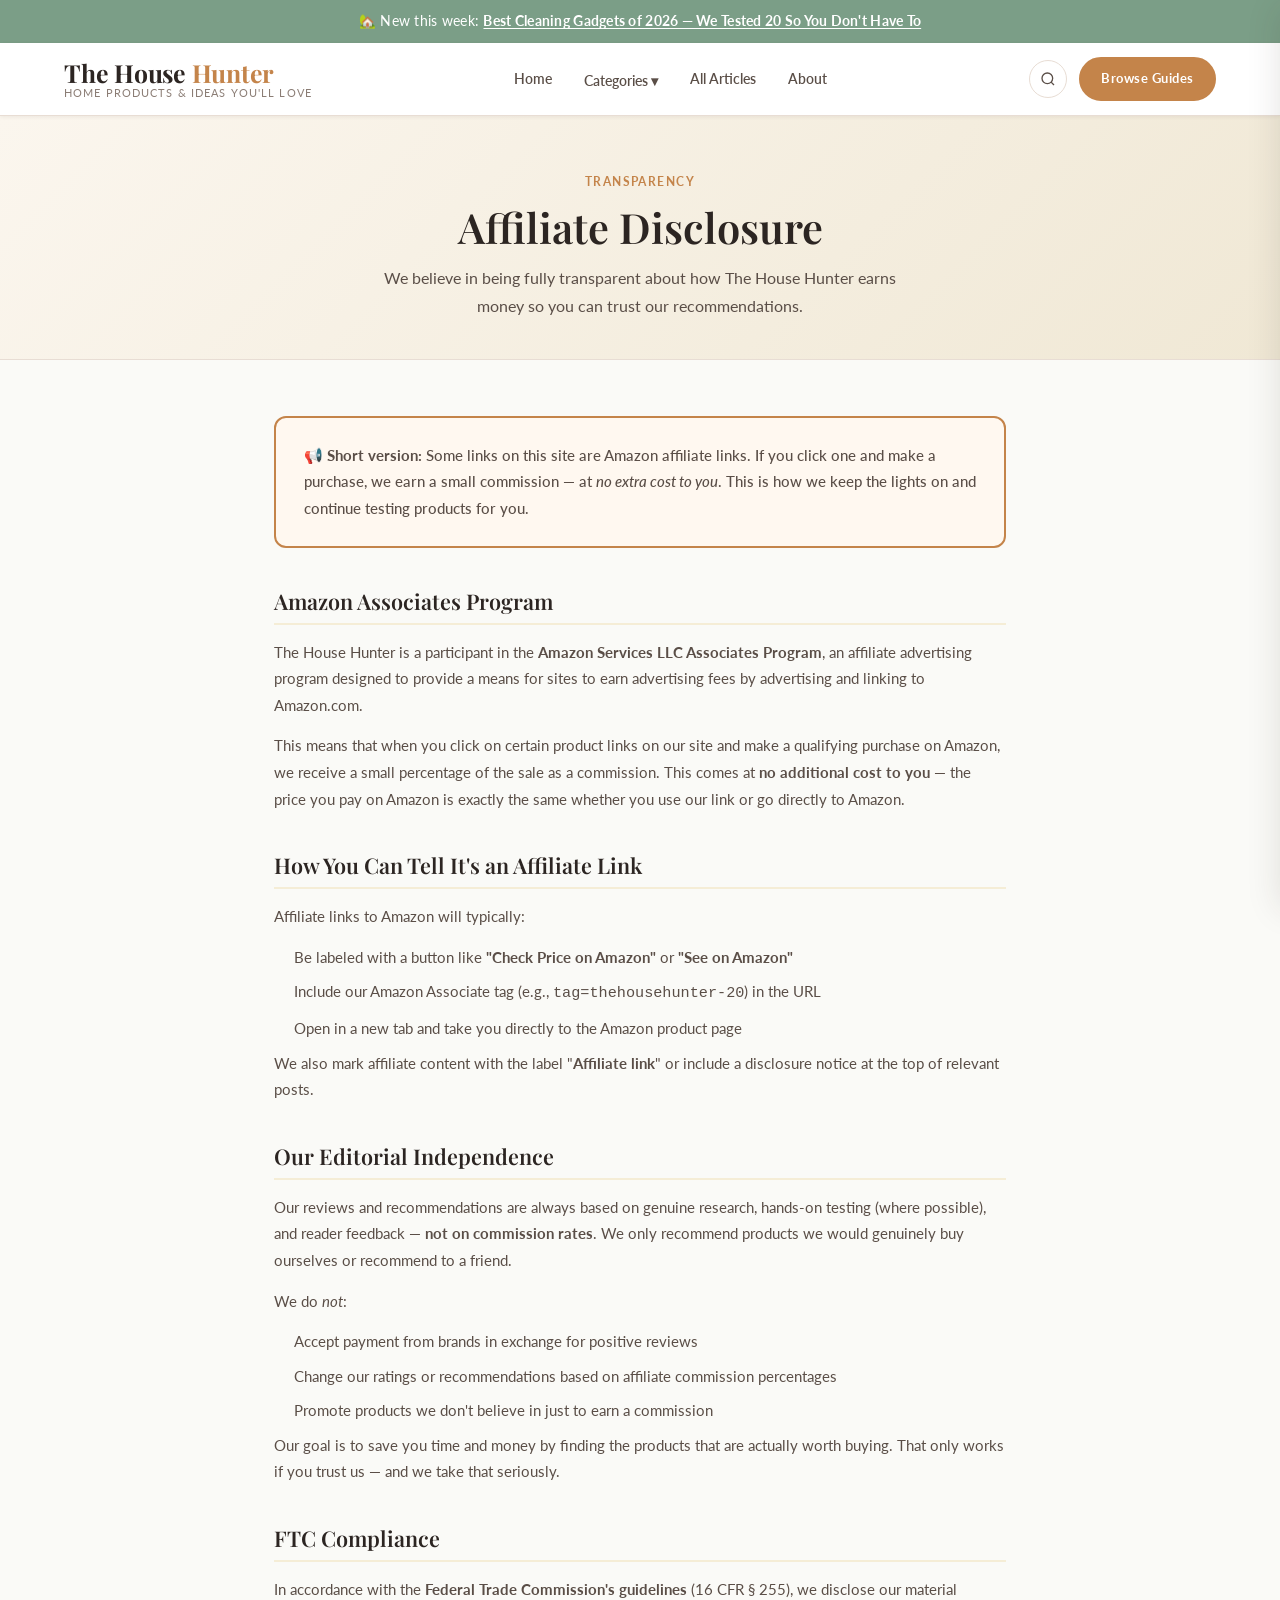
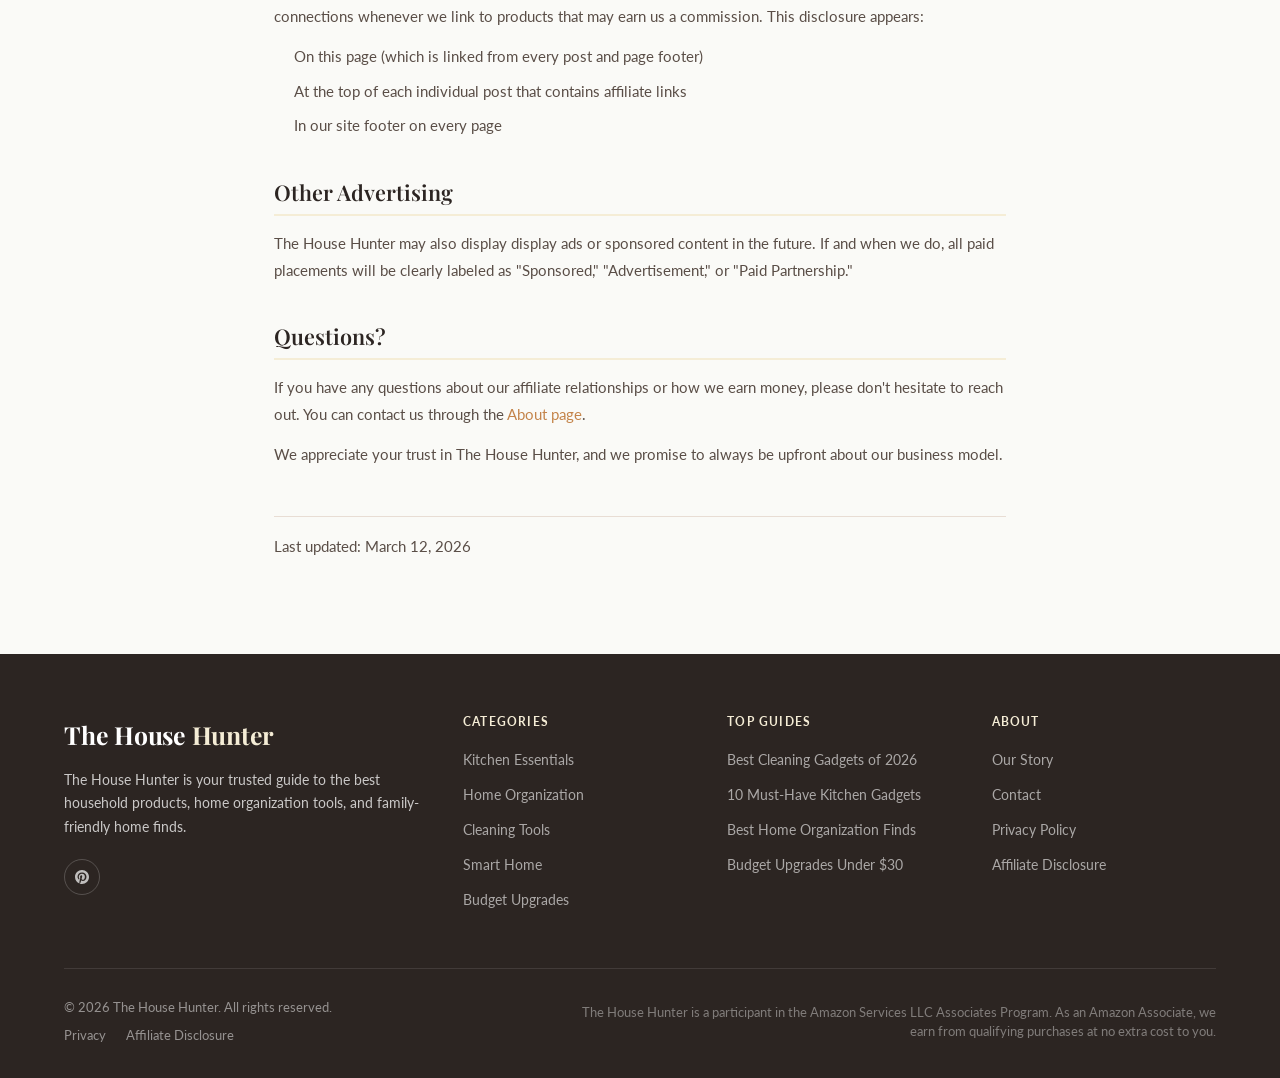
<file: affiliate-disclosure.html>
<!DOCTYPE html>
<html lang="en">
<head>
  <meta charset="UTF-8" />
  <meta name="viewport" content="width=device-width, initial-scale=1.0" />
  <meta name="description" content="The House Hunter affiliate disclosure — we earn a small commission on Amazon purchases made through our links, at no extra cost to you." />
  <title>Affiliate Disclosure | The House Hunter</title>
  <link rel="stylesheet" href="css/styles.css" />
  <link rel="preconnect" href="https://fonts.googleapis.com" />
  <link rel="preconnect" href="https://fonts.gstatic.com" crossorigin />
  <meta name="pinterest-rich-pin" content="true" />
  <style>
    .policy-hero {
      background: linear-gradient(135deg, #FBF6EE 0%, #F0E8D5 100%);
      padding: 56px 0 40px;
      text-align: center;
      border-bottom: 1px solid var(--color-border);
    }
    .policy-hero h1 { font-size: clamp(1.8rem, 4vw, 2.6rem); margin-bottom: 12px; }
    .policy-hero p  { font-size: 1rem; color: var(--color-text-mid); max-width: 540px; margin: 0 auto; }
    .policy-body {
      max-width: 780px;
      margin: 0 auto;
      padding: 56px 24px 80px;
    }
    .policy-body h2 {
      font-family: var(--font-heading);
      font-size: 1.35rem;
      color: var(--color-text-dk);
      margin: 40px 0 14px;
      padding-bottom: 8px;
      border-bottom: 2px solid var(--color-cream);
    }
    .policy-body h2:first-child { margin-top: 0; }
    .policy-body p, .policy-body li { font-size: .95rem; color: var(--color-text-mid); line-height: 1.75; margin-bottom: 14px; }
    .policy-body ul { padding-left: 20px; }
    .policy-body li { margin-bottom: 8px; }
    .policy-body a { color: var(--color-primary); }
    .policy-body a:hover { text-decoration: underline; }
    .disclosure-box {
      background: #FFF8F0;
      border: 2px solid var(--color-primary);
      border-radius: var(--radius-md);
      padding: 24px 28px;
      margin: 0 0 40px;
    }
    .disclosure-box p { margin-bottom: 0; font-weight: 500; }
    .updated-note {
      font-size: .8rem;
      color: var(--color-text-lt);
      margin-top: 48px;
      padding-top: 16px;
      border-top: 1px solid var(--color-border);
    }
  </style>
</head>
<body>

  <!-- Announcement Bar -->
  <div class="announcement-bar">
    🏡 New this week: <a href="post-cleaning-gadgets.html">Best Cleaning Gadgets of 2026 — We Tested 20 So You Don't Have To</a>
  </div>

  <!-- Header -->
  <header class="site-header">
    <div class="container header-inner">
      <a href="index.html" class="site-logo" aria-label="The House Hunter home">
        <span class="logo-name">The House<span> Hunter</span></span>
        <span class="logo-tagline">Home Products &amp; Ideas You'll Love</span>
      </a>
      <nav class="site-nav" aria-label="Main navigation">
        <a href="index.html" class="nav-link">Home</a>
        <div class="nav-dropdown">
          <a href="blog.html" class="nav-link">Categories ▾</a>
          <div class="nav-dropdown-menu" role="menu">
            <a href="blog.html?cat=kitchen">🍳 Kitchen Essentials</a>
            <a href="blog.html?cat=organization">📦 Home Organization</a>
            <a href="blog.html?cat=cleaning">✨ Cleaning Tools</a>
            <a href="blog.html?cat=smart-home">💡 Smart Home Products</a>
            <a href="blog.html?cat=budget">💰 Budget Home Upgrades</a>
            <a href="blog.html?cat=family">👨‍👩‍👧 Family-Friendly Ideas</a>
          </div>
        </div>
        <a href="blog.html" class="nav-link">All Articles</a>
        <a href="about.html" class="nav-link">About</a>
      </nav>
      <div class="header-actions">
        <button class="search-btn" aria-label="Open search">
          <svg width="16" height="16" fill="none" stroke="currentColor" stroke-width="2" viewBox="0 0 24 24"><circle cx="11" cy="11" r="8"/><path d="m21 21-4.35-4.35"/></svg>
        </button>
        <a href="blog.html" class="btn btn-primary btn-sm">Browse Guides</a>
        <button class="mobile-menu-btn" aria-label="Open menu">
          <span></span><span></span><span></span>
        </button>
      </div>
    </div>
  </header>

  <div class="mobile-overlay"></div>
  <nav class="mobile-nav" aria-label="Mobile navigation">
    <div class="mobile-nav-header">
      <span class="logo-name">The House<span style="color:var(--color-primary)"> Hunter</span></span>
      <button class="mobile-close-btn">✕</button>
    </div>
    <div class="mobile-nav-links">
      <a href="index.html">🏠 Home</a>
      <a href="blog.html?cat=kitchen">🍳 Kitchen Essentials</a>
      <a href="blog.html?cat=organization">📦 Home Organization</a>
      <a href="blog.html?cat=cleaning">✨ Cleaning Tools</a>
      <a href="blog.html?cat=smart-home">💡 Smart Home</a>
      <a href="blog.html?cat=budget">💰 Budget Upgrades</a>
      <a href="blog.html?cat=family">👨‍👩‍👧 Family Ideas</a>
      <a href="blog.html">📝 All Articles</a>
      <a href="about.html">💛 About</a>
    </div>
  </nav>

  <div class="search-overlay" role="dialog" aria-label="Search">
    <div class="search-box">
      <div class="search-box-inner">
        <svg width="18" height="18" fill="none" stroke="#8B7D75" stroke-width="2" viewBox="0 0 24 24"><circle cx="11" cy="11" r="8"/><path d="m21 21-4.35-4.35"/></svg>
        <input type="search" placeholder="Search guides and products…" />
        <span style="font-size:.8rem;color:var(--color-text-lt);cursor:pointer" onclick="document.querySelector('.search-overlay').classList.remove('open');document.body.style.overflow=''">ESC</span>
      </div>
    </div>
  </div>

  <main id="main-content">

    <div class="policy-hero">
      <div class="container">
        <span class="section-eyebrow">Transparency</span>
        <h1>Affiliate Disclosure</h1>
        <p>We believe in being fully transparent about how The House Hunter earns money so you can trust our recommendations.</p>
      </div>
    </div>

    <div class="policy-body">

      <div class="disclosure-box">
        <p>📢 <strong>Short version:</strong> Some links on this site are Amazon affiliate links. If you click one and make a purchase, we earn a small commission — at <em>no extra cost to you</em>. This is how we keep the lights on and continue testing products for you.</p>
      </div>

      <h2>Amazon Associates Program</h2>
      <p>The House Hunter is a participant in the <strong>Amazon Services LLC Associates Program</strong>, an affiliate advertising program designed to provide a means for sites to earn advertising fees by advertising and linking to Amazon.com.</p>
      <p>This means that when you click on certain product links on our site and make a qualifying purchase on Amazon, we receive a small percentage of the sale as a commission. This comes at <strong>no additional cost to you</strong> — the price you pay on Amazon is exactly the same whether you use our link or go directly to Amazon.</p>

      <h2>How You Can Tell It's an Affiliate Link</h2>
      <p>Affiliate links to Amazon will typically:</p>
      <ul>
        <li>Be labeled with a button like <strong>"Check Price on Amazon"</strong> or <strong>"See on Amazon"</strong></li>
        <li>Include our Amazon Associate tag (e.g., <code>tag=thehousehunter-20</code>) in the URL</li>
        <li>Open in a new tab and take you directly to the Amazon product page</li>
      </ul>
      <p>We also mark affiliate content with the label "<strong>Affiliate link</strong>" or include a disclosure notice at the top of relevant posts.</p>

      <h2>Our Editorial Independence</h2>
      <p>Our reviews and recommendations are always based on genuine research, hands-on testing (where possible), and reader feedback — <strong>not on commission rates</strong>. We only recommend products we would genuinely buy ourselves or recommend to a friend.</p>
      <p>We do <em>not</em>:</p>
      <ul>
        <li>Accept payment from brands in exchange for positive reviews</li>
        <li>Change our ratings or recommendations based on affiliate commission percentages</li>
        <li>Promote products we don't believe in just to earn a commission</li>
      </ul>
      <p>Our goal is to save you time and money by finding the products that are actually worth buying. That only works if you trust us — and we take that seriously.</p>

      <h2>FTC Compliance</h2>
      <p>In accordance with the <strong>Federal Trade Commission's guidelines</strong> (16 CFR § 255), we disclose our material connections whenever we link to products that may earn us a commission. This disclosure appears:</p>
      <ul>
        <li>On this page (which is linked from every post and page footer)</li>
        <li>At the top of each individual post that contains affiliate links</li>
        <li>In our site footer on every page</li>
      </ul>

      <h2>Other Advertising</h2>
      <p>The House Hunter may also display display ads or sponsored content in the future. If and when we do, all paid placements will be clearly labeled as "Sponsored," "Advertisement," or "Paid Partnership."</p>

      <h2>Questions?</h2>
      <p>If you have any questions about our affiliate relationships or how we earn money, please don't hesitate to reach out. You can contact us through the <a href="about.html#contact">About page</a>.</p>
      <p>We appreciate your trust in The House Hunter, and we promise to always be upfront about our business model.</p>

      <p class="updated-note">Last updated: March 12, 2026</p>
    </div>

  </main>

  <footer class="site-footer">
    <div class="container">
      <div class="footer-grid">
        <div class="footer-brand">
          <a href="index.html" class="logo-name">The House<span> Hunter</span></a>
          <p>The House Hunter is your trusted guide to the best household products, home organization tools, and family-friendly home finds.</p>
          <div class="social-links">
            <a href="#" class="social-link" aria-label="Pinterest">
              <svg width="14" height="14" fill="currentColor" viewBox="0 0 24 24"><path d="M12 0C5.373 0 0 5.373 0 12c0 5.084 3.163 9.426 7.627 11.174-.105-.949-.2-2.405.042-3.441.218-.937 1.407-5.965 1.407-5.965s-.359-.719-.359-1.782c0-1.668.967-2.914 2.171-2.914 1.023 0 1.518.769 1.518 1.69 0 1.029-.655 2.568-.994 3.995-.283 1.194.599 2.169 1.777 2.169 2.133 0 3.772-2.249 3.772-5.495 0-2.873-2.064-4.882-5.012-4.882-3.414 0-5.418 2.561-5.418 5.207 0 1.031.397 2.138.893 2.738a.36.36 0 01.083.345l-.333 1.36c-.053.22-.174.267-.402.161-1.499-.698-2.436-2.889-2.436-4.649 0-3.785 2.75-7.262 7.929-7.262 4.163 0 7.398 2.967 7.398 6.931 0 4.136-2.607 7.464-6.227 7.464-1.216 0-2.359-.632-2.75-1.378l-.748 2.853c-.271 1.043-1.002 2.35-1.492 3.146C9.57 23.812 10.763 24 12 24c6.627 0 12-5.373 12-12S18.627 0 12 0z"/></svg>
            </a>
          </div>
        </div>
        <div class="footer-col">
          <h4>Categories</h4>
          <ul>
            <li><a href="blog.html?cat=kitchen">Kitchen Essentials</a></li>
            <li><a href="blog.html?cat=organization">Home Organization</a></li>
            <li><a href="blog.html?cat=cleaning">Cleaning Tools</a></li>
            <li><a href="blog.html?cat=smart-home">Smart Home</a></li>
            <li><a href="blog.html?cat=budget">Budget Upgrades</a></li>
          </ul>
        </div>
        <div class="footer-col">
          <h4>Top Guides</h4>
          <ul>
            <li><a href="post-cleaning-gadgets.html">Best Cleaning Gadgets of 2026</a></li>
            <li><a href="post-kitchen-gadgets.html">10 Must-Have Kitchen Gadgets</a></li>
            <li><a href="post-home-organization.html">Best Home Organization Finds</a></li>
            <li><a href="post-budget-upgrades.html">Budget Upgrades Under $30</a></li>
          </ul>
        </div>
        <div class="footer-col">
          <h4>About</h4>
          <ul>
            <li><a href="about.html">Our Story</a></li>
            <li><a href="about.html#contact">Contact</a></li>
            <li><a href="privacy-policy.html">Privacy Policy</a></li>
            <li><a href="affiliate-disclosure.html">Affiliate Disclosure</a></li>
          </ul>
        </div>
      </div>
      <div class="footer-bottom">
        <div>
          <p style="color:rgba(255,255,255,0.5);">© 2026 The House Hunter. All rights reserved.</p>
          <div class="footer-links" style="margin-top:6px;">
            <a href="privacy-policy.html">Privacy</a>
            <a href="affiliate-disclosure.html">Affiliate Disclosure</a>
          </div>
        </div>
        <p class="footer-disclaimer">
          The House Hunter is a participant in the Amazon Services LLC Associates Program. As an Amazon Associate, we earn from qualifying purchases at no extra cost to you.
        </p>
      </div>
    </div>
  </footer>

  <script src="js/main.js"></script>
</body>
</html>
</file>
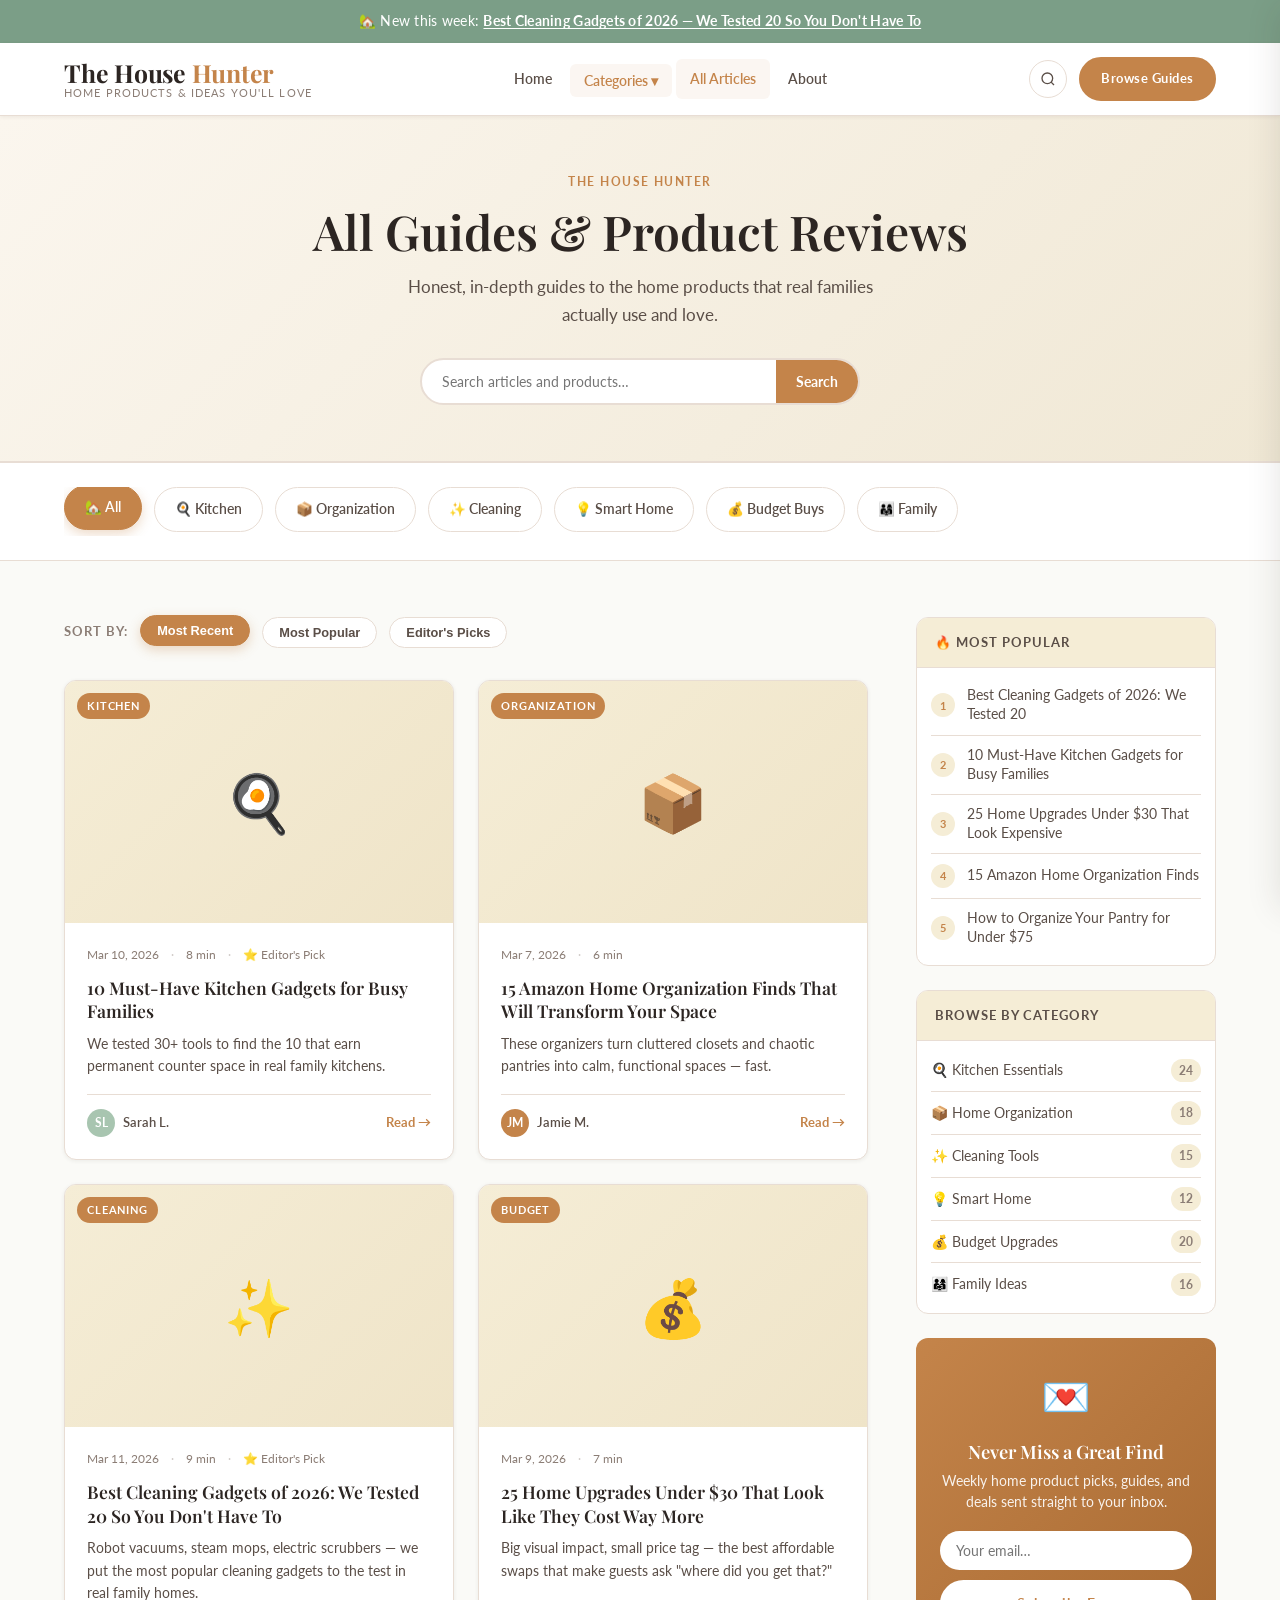
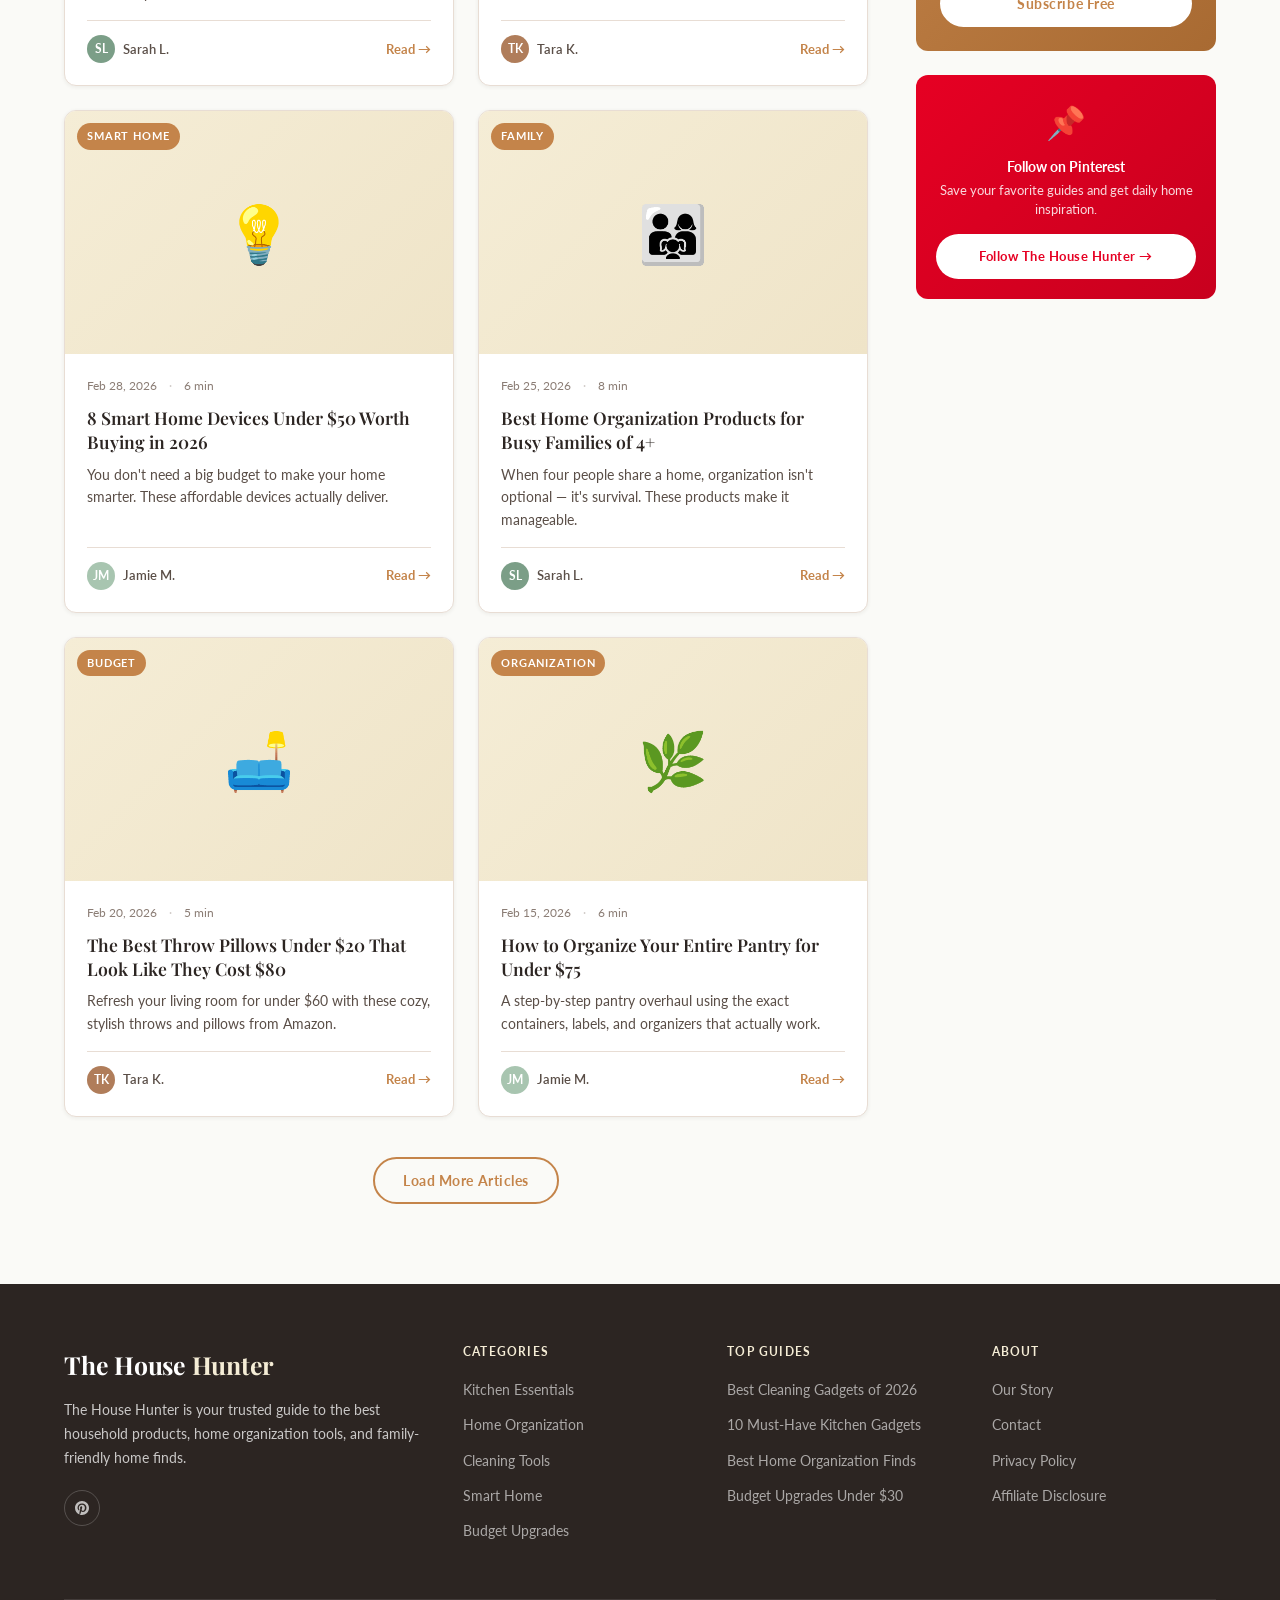
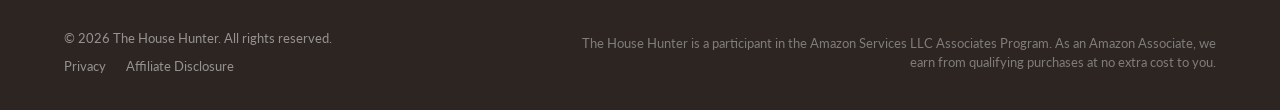
<file: blog.html>
<!DOCTYPE html>
<html lang="en">
<head>
  <meta charset="UTF-8" />
  <meta name="viewport" content="width=device-width, initial-scale=1.0" />
  <meta name="description" content="Browse all The House Hunter articles — honest product guides, home organization tips, kitchen essentials, cleaning tools, and budget home upgrades for families." />
  <title>All Articles &amp; Guides | The House Hunter</title>
  <meta name="p:domain_verify" content="a723dec4b6036b1048452d96d8c18776"/>
  <link rel="stylesheet" href="css/styles.css" />
  <link rel="preconnect" href="https://fonts.googleapis.com" />
  <link rel="preconnect" href="https://fonts.gstatic.com" crossorigin />
  <style>
    .blog-hero {
      background: linear-gradient(135deg, #FBF6EE 0%, #F0E8D5 100%);
      padding: 56px 0;
      text-align: center;
      border-bottom: 1px solid var(--color-border);
    }
    .blog-hero h1 { font-size: clamp(2rem, 5vw, 3rem); margin-bottom: 12px; }
    .blog-hero p  { font-size: 1.05rem; color: var(--color-text-mid); max-width: 520px; margin: 0 auto 28px; }
    .blog-search-bar {
      display: flex;
      align-items: center;
      gap: 0;
      max-width: 440px;
      margin: 0 auto;
      border: 2px solid var(--color-border);
      border-radius: var(--radius-pill);
      background: white;
      overflow: hidden;
      transition: border-color var(--transition);
    }
    .blog-search-bar:focus-within { border-color: var(--color-primary); }
    .blog-search-bar input {
      flex: 1;
      padding: 13px 20px;
      border: none;
      outline: none;
      font-family: var(--font-body);
      font-size: .9rem;
      background: transparent;
    }
    .blog-search-bar button {
      padding: 13px 20px;
      background: var(--color-primary);
      border: none;
      color: white;
      cursor: pointer;
      font-size: .875rem;
      font-weight: 700;
      font-family: var(--font-body);
      transition: background var(--transition);
    }
    .blog-search-bar button:hover { background: var(--color-primary-dk); }
    .blog-layout {
      display: grid;
      grid-template-columns: 1fr 300px;
      gap: 48px;
      padding: 56px 0 80px;
      align-items: start;
    }
    .filter-bar {
      display: flex;
      align-items: center;
      gap: 12px;
      flex-wrap: wrap;
      margin-bottom: 32px;
    }
    .filter-label {
      font-size: .8rem;
      font-weight: 700;
      color: var(--color-text-lt);
      text-transform: uppercase;
      letter-spacing: .08em;
      flex-shrink: 0;
    }
    .articles-grid {
      display: grid;
      grid-template-columns: repeat(2, 1fr);
      gap: 24px;
    }
    .load-more-row {
      text-align: center;
      margin-top: 40px;
    }
    /* Blog Sidebar */
    .blog-sidebar-widget {
      background: var(--color-white);
      border: 1px solid var(--color-border);
      border-radius: var(--radius-md);
      overflow: hidden;
      margin-bottom: 24px;
    }
    .blog-sidebar-header {
      background: var(--color-cream);
      padding: 14px 18px;
      border-bottom: 1px solid var(--color-border);
      font-size: .8rem;
      font-weight: 700;
      letter-spacing: .08em;
      text-transform: uppercase;
      color: var(--color-text-mid);
    }
    .blog-sidebar-body { padding: 16px 18px; }
    .popular-post-item {
      display: flex;
      gap: 12px;
      padding: 10px 0;
      border-bottom: 1px solid var(--color-border);
      align-items: center;
    }
    .popular-post-item:last-child { border-bottom: none; }
    .popular-post-num {
      width: 24px; height: 24px;
      background: var(--color-cream);
      border-radius: 50%;
      display: flex; align-items: center; justify-content: center;
      font-size: .7rem;
      font-weight: 700;
      color: var(--color-primary);
      flex-shrink: 0;
    }
    .popular-post-title {
      font-size: .85rem;
      color: var(--color-text-mid);
      line-height: 1.4;
      transition: color var(--transition);
    }
    .popular-post-item:hover .popular-post-title { color: var(--color-primary); }
    .cat-list-item {
      display: flex;
      align-items: center;
      justify-content: space-between;
      padding: 9px 0;
      border-bottom: 1px solid var(--color-border);
      font-size: .875rem;
      color: var(--color-text-mid);
      transition: color var(--transition);
      text-decoration: none;
    }
    .cat-list-item:last-child { border-bottom: none; }
    .cat-list-item:hover { color: var(--color-primary); }
    .cat-count {
      background: var(--color-cream);
      color: var(--color-text-lt);
      font-size: .72rem;
      font-weight: 700;
      padding: 2px 8px;
      border-radius: var(--radius-pill);
    }
    @media (max-width: 1024px) {
      .blog-layout { grid-template-columns: 1fr; }
      .articles-grid { grid-template-columns: repeat(2, 1fr); }
    }
    @media (max-width: 640px) {
      .articles-grid { grid-template-columns: 1fr; }
    }
  </style>
</head>
<body>

  <!-- Announcement Bar -->
  <div class="announcement-bar">
    🏡 New this week: <a href="post-cleaning-gadgets.html">Best Cleaning Gadgets of 2026 — We Tested 20 So You Don't Have To</a>
  </div>

  <!-- Header -->
  <header class="site-header">
    <div class="container header-inner">
      <a href="index.html" class="site-logo" aria-label="The House Hunter home">
        <span class="logo-name">The House<span> Hunter</span></span>
        <span class="logo-tagline">Home Products &amp; Ideas You'll Love</span>
      </a>
      <nav class="site-nav" aria-label="Main navigation">
        <a href="index.html" class="nav-link">Home</a>
        <div class="nav-dropdown">
          <a href="blog.html" class="nav-link active">Categories ▾</a>
          <div class="nav-dropdown-menu" role="menu">
            <a href="blog.html?cat=kitchen">🍳 Kitchen Essentials</a>
            <a href="blog.html?cat=organization">📦 Home Organization</a>
            <a href="blog.html?cat=cleaning">✨ Cleaning Tools</a>
            <a href="blog.html?cat=smart-home">💡 Smart Home Products</a>
            <a href="blog.html?cat=budget">💰 Budget Home Upgrades</a>
            <a href="blog.html?cat=family">👨‍👩‍👧 Family-Friendly Ideas</a>
          </div>
        </div>
        <a href="blog.html" class="nav-link">All Articles</a>
        <a href="about.html" class="nav-link">About</a>
      </nav>
      <div class="header-actions">
        <button class="search-btn" aria-label="Open search">
          <svg width="16" height="16" fill="none" stroke="currentColor" stroke-width="2" viewBox="0 0 24 24"><circle cx="11" cy="11" r="8"/><path d="m21 21-4.35-4.35"/></svg>
        </button>
        <a href="blog.html" class="btn btn-primary btn-sm">Browse Guides</a>
        <button class="mobile-menu-btn" aria-label="Open menu">
          <span></span><span></span><span></span>
        </button>
      </div>
    </div>
  </header>

  <div class="mobile-overlay"></div>
  <nav class="mobile-nav" aria-label="Mobile navigation">
    <div class="mobile-nav-header">
      <span class="logo-name">Home<span style="color:var(--color-primary)">Haven</span></span>
      <button class="mobile-close-btn">✕</button>
    </div>
    <div class="mobile-nav-links">
      <a href="index.html">🏠 Home</a>
      <a href="blog.html?cat=kitchen">🍳 Kitchen Essentials</a>
      <a href="blog.html?cat=organization">📦 Home Organization</a>
      <a href="blog.html?cat=cleaning">✨ Cleaning Tools</a>
      <a href="blog.html?cat=smart-home">💡 Smart Home</a>
      <a href="blog.html?cat=budget">💰 Budget Upgrades</a>
      <a href="blog.html?cat=family">👨‍👩‍👧 Family Ideas</a>
      <a href="blog.html">📝 All Articles</a>
      <a href="about.html">💛 About</a>
    </div>
  </nav>

  <div class="search-overlay" role="dialog" aria-label="Search">
    <div class="search-box">
      <div class="search-box-inner">
        <svg width="18" height="18" fill="none" stroke="#8B7D75" stroke-width="2" viewBox="0 0 24 24"><circle cx="11" cy="11" r="8"/><path d="m21 21-4.35-4.35"/></svg>
        <input type="search" placeholder="Search guides and products…" />
        <span style="font-size:.8rem;color:var(--color-text-lt);cursor:pointer" onclick="document.querySelector('.search-overlay').classList.remove('open');document.body.style.overflow=''">ESC</span>
      </div>
    </div>
  </div>

  <main id="main-content">

    <!-- Blog Hero -->
    <div class="blog-hero">
      <div class="container">
        <span class="section-eyebrow">The House Hunter</span>
        <h1>All Guides &amp; Product Reviews</h1>
        <p>Honest, in-depth guides to the home products that real families actually use and love.</p>
        <div class="blog-search-bar" role="search">
          <label for="blog-search" class="visually-hidden">Search articles</label>
          <input type="search" id="blog-search" placeholder="Search articles and products…" />
          <button type="submit">Search</button>
        </div>
      </div>
    </div>

    <!-- Categories Strip -->
    <div class="categories-strip">
      <div class="container">
        <div class="categories-row">
          <a href="blog.html" class="category-pill active">🏡 All</a>
          <a href="blog.html?cat=kitchen" class="category-pill">🍳 Kitchen</a>
          <a href="blog.html?cat=organization" class="category-pill">📦 Organization</a>
          <a href="blog.html?cat=cleaning" class="category-pill">✨ Cleaning</a>
          <a href="blog.html?cat=smart-home" class="category-pill">💡 Smart Home</a>
          <a href="blog.html?cat=budget" class="category-pill">💰 Budget Buys</a>
          <a href="blog.html?cat=family" class="category-pill">👨‍👩‍👧 Family</a>
        </div>
      </div>
    </div>

    <div class="container">
      <div class="blog-layout">

        <!-- Articles Grid -->
        <div>
          <div class="filter-bar">
            <span class="filter-label">Sort by:</span>
            <button class="category-pill active" style="padding:7px 16px;font-size:.8rem;cursor:pointer;">Most Recent</button>
            <button class="category-pill" style="padding:7px 16px;font-size:.8rem;cursor:pointer;">Most Popular</button>
            <button class="category-pill" style="padding:7px 16px;font-size:.8rem;cursor:pointer;">Editor's Picks</button>
          </div>

          <div class="articles-grid">

            <article class="post-card">
              <div class="post-card-img">
                <div class="post-card-img-placeholder">🍳</div>
                <span class="post-card-category">Kitchen</span>
              </div>
              <div class="post-card-body">
                <div class="post-card-meta"><span>Mar 10, 2026</span><span class="dot">·</span><span>8 min</span><span class="dot">·</span><span>⭐ Editor's Pick</span></div>
                <h2 class="post-card-title"><a href="post-kitchen-gadgets.html">10 Must-Have Kitchen Gadgets for Busy Families</a></h2>
                <p class="post-card-excerpt">We tested 30+ tools to find the 10 that earn permanent counter space in real family kitchens.</p>
                <div class="post-card-footer">
                  <div class="post-card-author"><div class="author-avatar">SL</div><span>Sarah L.</span></div>
                  <a href="post-kitchen-gadgets.html" class="read-more-link">Read →</a>
                </div>
              </div>
            </article>

            <article class="post-card">
              <div class="post-card-img">
                <div class="post-card-img-placeholder">📦</div>
                <span class="post-card-category">Organization</span>
              </div>
              <div class="post-card-body">
                <div class="post-card-meta"><span>Mar 7, 2026</span><span class="dot">·</span><span>6 min</span></div>
                <h2 class="post-card-title"><a href="post-home-organization.html">15 Amazon Home Organization Finds That Will Transform Your Space</a></h2>
                <p class="post-card-excerpt">These organizers turn cluttered closets and chaotic pantries into calm, functional spaces — fast.</p>
                <div class="post-card-footer">
                  <div class="post-card-author"><div class="author-avatar" style="background:var(--color-primary)">JM</div><span>Jamie M.</span></div>
                  <a href="post-home-organization.html" class="read-more-link">Read →</a>
                </div>
              </div>
            </article>

            <article class="post-card">
              <div class="post-card-img">
                <div class="post-card-img-placeholder">✨</div>
                <span class="post-card-category">Cleaning</span>
              </div>
              <div class="post-card-body">
                <div class="post-card-meta"><span>Mar 11, 2026</span><span class="dot">·</span><span>9 min</span><span class="dot">·</span><span>⭐ Editor's Pick</span></div>
                <h2 class="post-card-title"><a href="post-cleaning-gadgets.html">Best Cleaning Gadgets of 2026: We Tested 20 So You Don't Have To</a></h2>
                <p class="post-card-excerpt">Robot vacuums, steam mops, electric scrubbers — we put the most popular cleaning gadgets to the test in real family homes.</p>
                <div class="post-card-footer">
                  <div class="post-card-author"><div class="author-avatar" style="background:var(--color-sage)">SL</div><span>Sarah L.</span></div>
                  <a href="post-cleaning-gadgets.html" class="read-more-link">Read →</a>
                </div>
              </div>
            </article>

            <article class="post-card">
              <div class="post-card-img">
                <div class="post-card-img-placeholder">💰</div>
                <span class="post-card-category">Budget</span>
              </div>
              <div class="post-card-body">
                <div class="post-card-meta"><span>Mar 9, 2026</span><span class="dot">·</span><span>7 min</span></div>
                <h2 class="post-card-title"><a href="post-budget-upgrades.html">25 Home Upgrades Under $30 That Look Like They Cost Way More</a></h2>
                <p class="post-card-excerpt">Big visual impact, small price tag — the best affordable swaps that make guests ask "where did you get that?"</p>
                <div class="post-card-footer">
                  <div class="post-card-author"><div class="author-avatar" style="background:#B07D5A">TK</div><span>Tara K.</span></div>
                  <a href="post-budget-upgrades.html" class="read-more-link">Read →</a>
                </div>
              </div>
            </article>

            <article class="post-card">
              <div class="post-card-img">
                <div class="post-card-img-placeholder">💡</div>
                <span class="post-card-category">Smart Home</span>
              </div>
              <div class="post-card-body">
                <div class="post-card-meta"><span>Feb 28, 2026</span><span class="dot">·</span><span>6 min</span></div>
                <h2 class="post-card-title"><a href="#">8 Smart Home Devices Under $50 Worth Buying in 2026</a></h2>
                <p class="post-card-excerpt">You don't need a big budget to make your home smarter. These affordable devices actually deliver.</p>
                <div class="post-card-footer">
                  <div class="post-card-author"><div class="author-avatar">JM</div><span>Jamie M.</span></div>
                  <a href="#" class="read-more-link">Read →</a>
                </div>
              </div>
            </article>

            <article class="post-card">
              <div class="post-card-img">
                <div class="post-card-img-placeholder">👨‍👩‍👧</div>
                <span class="post-card-category">Family</span>
              </div>
              <div class="post-card-body">
                <div class="post-card-meta"><span>Feb 25, 2026</span><span class="dot">·</span><span>8 min</span></div>
                <h2 class="post-card-title"><a href="#">Best Home Organization Products for Busy Families of 4+</a></h2>
                <p class="post-card-excerpt">When four people share a home, organization isn't optional — it's survival. These products make it manageable.</p>
                <div class="post-card-footer">
                  <div class="post-card-author"><div class="author-avatar" style="background:var(--color-sage)">SL</div><span>Sarah L.</span></div>
                  <a href="#" class="read-more-link">Read →</a>
                </div>
              </div>
            </article>

            <article class="post-card">
              <div class="post-card-img">
                <div class="post-card-img-placeholder">🛋️</div>
                <span class="post-card-category">Budget</span>
              </div>
              <div class="post-card-body">
                <div class="post-card-meta"><span>Feb 20, 2026</span><span class="dot">·</span><span>5 min</span></div>
                <h2 class="post-card-title"><a href="#">The Best Throw Pillows Under $20 That Look Like They Cost $80</a></h2>
                <p class="post-card-excerpt">Refresh your living room for under $60 with these cozy, stylish throws and pillows from Amazon.</p>
                <div class="post-card-footer">
                  <div class="post-card-author"><div class="author-avatar" style="background:#B07D5A">TK</div><span>Tara K.</span></div>
                  <a href="#" class="read-more-link">Read →</a>
                </div>
              </div>
            </article>

            <article class="post-card">
              <div class="post-card-img">
                <div class="post-card-img-placeholder">🌿</div>
                <span class="post-card-category">Organization</span>
              </div>
              <div class="post-card-body">
                <div class="post-card-meta"><span>Feb 15, 2026</span><span class="dot">·</span><span>6 min</span></div>
                <h2 class="post-card-title"><a href="#">How to Organize Your Entire Pantry for Under $75</a></h2>
                <p class="post-card-excerpt">A step-by-step pantry overhaul using the exact containers, labels, and organizers that actually work.</p>
                <div class="post-card-footer">
                  <div class="post-card-author"><div class="author-avatar">JM</div><span>Jamie M.</span></div>
                  <a href="#" class="read-more-link">Read →</a>
                </div>
              </div>
            </article>

          </div>

          <div class="load-more-row">
            <button class="btn btn-secondary" onclick="this.textContent='Loading…'; setTimeout(()=>this.textContent='Load More Articles',1500);">Load More Articles</button>
          </div>
        </div>

        <!-- Sidebar -->
        <aside class="article-sidebar" aria-label="Blog sidebar">

          <div class="blog-sidebar-widget">
            <div class="blog-sidebar-header">🔥 Most Popular</div>
            <div class="blog-sidebar-body" style="padding:8px 14px;">
              <a href="post-cleaning-gadgets.html" class="popular-post-item" style="text-decoration:none;">
                <span class="popular-post-num">1</span>
                <span class="popular-post-title">Best Cleaning Gadgets of 2026: We Tested 20</span>
              </a>
              <a href="post-kitchen-gadgets.html" class="popular-post-item" style="text-decoration:none;">
                <span class="popular-post-num">2</span>
                <span class="popular-post-title">10 Must-Have Kitchen Gadgets for Busy Families</span>
              </a>
              <a href="post-budget-upgrades.html" class="popular-post-item" style="text-decoration:none;">
                <span class="popular-post-num">3</span>
                <span class="popular-post-title">25 Home Upgrades Under $30 That Look Expensive</span>
              </a>
              <a href="post-home-organization.html" class="popular-post-item" style="text-decoration:none;">
                <span class="popular-post-num">4</span>
                <span class="popular-post-title">15 Amazon Home Organization Finds</span>
              </a>
              <a href="#" class="popular-post-item" style="text-decoration:none;">
                <span class="popular-post-num">5</span>
                <span class="popular-post-title">How to Organize Your Pantry for Under $75</span>
              </a>
            </div>
          </div>

          <div class="blog-sidebar-widget">
            <div class="blog-sidebar-header">Browse by Category</div>
            <div class="blog-sidebar-body" style="padding:8px 14px;">
              <a href="blog.html?cat=kitchen" class="cat-list-item">🍳 Kitchen Essentials <span class="cat-count">24</span></a>
              <a href="blog.html?cat=organization" class="cat-list-item">📦 Home Organization <span class="cat-count">18</span></a>
              <a href="blog.html?cat=cleaning" class="cat-list-item">✨ Cleaning Tools <span class="cat-count">15</span></a>
              <a href="blog.html?cat=smart-home" class="cat-list-item">💡 Smart Home <span class="cat-count">12</span></a>
              <a href="blog.html?cat=budget" class="cat-list-item">💰 Budget Upgrades <span class="cat-count">20</span></a>
              <a href="blog.html?cat=family" class="cat-list-item">👨‍👩‍👧 Family Ideas <span class="cat-count">16</span></a>
            </div>
          </div>

          <div class="blog-sidebar-widget" style="background:linear-gradient(135deg,var(--color-primary),var(--color-primary-dk));border:none;">
            <div style="padding:24px;text-align:center;color:white;">
              <div style="font-size:2.5rem;margin-bottom:10px;">💌</div>
              <h4 style="color:white;font-family:var(--font-heading);font-size:1.15rem;margin-bottom:8px;font-weight:600;">Never Miss a Great Find</h4>
              <p style="font-size:.85rem;opacity:.9;margin-bottom:18px;line-height:1.55;">Weekly home product picks, guides, and deals sent straight to your inbox.</p>
              <form onsubmit="event.preventDefault();this.querySelector('button').textContent='✓ Subscribed!';this.querySelector('button').style.background='var(--color-sage)';">
                <input type="email" placeholder="Your email…" style="width:100%;padding:11px 16px;border-radius:var(--radius-pill);border:none;margin-bottom:10px;font-family:var(--font-body);font-size:.875rem;outline:none;" />
                <button type="submit" class="btn" style="width:100%;background:white;color:var(--color-primary);border-color:white;font-size:.875rem;">Subscribe Free</button>
              </form>
            </div>
          </div>

          <div class="blog-sidebar-widget" style="background:linear-gradient(135deg,#e60023,#c8001e);border:none;">
            <div style="padding:20px;text-align:center;color:white;">
              <div style="font-size:2rem;margin-bottom:8px;">📌</div>
              <h4 style="color:white;font-family:var(--font-body);font-size:.875rem;font-weight:700;margin-bottom:6px;">Follow on Pinterest</h4>
              <p style="font-size:.8rem;opacity:.85;margin-bottom:14px;line-height:1.5;">Save your favorite guides and get daily home inspiration.</p>
              <a href="#" class="btn" style="background:white;color:#e60023;width:100%;font-size:.8rem;padding:10px;">Follow The House Hunter →</a>
            </div>
          </div>

        </aside>
      </div>
    </div>

  </main>

  <footer class="site-footer">
    <div class="container">
      <div class="footer-grid">
        <div class="footer-brand">
          <a href="index.html" class="logo-name">The House<span> Hunter</span></a>
          <p>The House Hunter is your trusted guide to the best household products, home organization tools, and family-friendly home finds.</p>
          <div class="social-links">
            <a href="#" class="social-link" aria-label="Pinterest">
              <svg width="14" height="14" fill="currentColor" viewBox="0 0 24 24"><path d="M12 0C5.373 0 0 5.373 0 12c0 5.084 3.163 9.426 7.627 11.174-.105-.949-.2-2.405.042-3.441.218-.937 1.407-5.965 1.407-5.965s-.359-.719-.359-1.782c0-1.668.967-2.914 2.171-2.914 1.023 0 1.518.769 1.518 1.69 0 1.029-.655 2.568-.994 3.995-.283 1.194.599 2.169 1.777 2.169 2.133 0 3.772-2.249 3.772-5.495 0-2.873-2.064-4.882-5.012-4.882-3.414 0-5.418 2.561-5.418 5.207 0 1.031.397 2.138.893 2.738a.36.36 0 01.083.345l-.333 1.36c-.053.22-.174.267-.402.161-1.499-.698-2.436-2.889-2.436-4.649 0-3.785 2.75-7.262 7.929-7.262 4.163 0 7.398 2.967 7.398 6.931 0 4.136-2.607 7.464-6.227 7.464-1.216 0-2.359-.632-2.75-1.378l-.748 2.853c-.271 1.043-1.002 2.35-1.492 3.146C9.57 23.812 10.763 24 12 24c6.627 0 12-5.373 12-12S18.627 0 12 0z"/></svg>
            </a>
          </div>
        </div>
        <div class="footer-col">
          <h4>Categories</h4>
          <ul>
            <li><a href="blog.html?cat=kitchen">Kitchen Essentials</a></li>
            <li><a href="blog.html?cat=organization">Home Organization</a></li>
            <li><a href="blog.html?cat=cleaning">Cleaning Tools</a></li>
            <li><a href="blog.html?cat=smart-home">Smart Home</a></li>
            <li><a href="blog.html?cat=budget">Budget Upgrades</a></li>
          </ul>
        </div>
        <div class="footer-col">
          <h4>Top Guides</h4>
          <ul>
            <li><a href="post-cleaning-gadgets.html">Best Cleaning Gadgets of 2026</a></li>
            <li><a href="post-kitchen-gadgets.html">10 Must-Have Kitchen Gadgets</a></li>
            <li><a href="post-home-organization.html">Best Home Organization Finds</a></li>
            <li><a href="post-budget-upgrades.html">Budget Upgrades Under $30</a></li>
          </ul>
        </div>
        <div class="footer-col">
          <h4>About</h4>
          <ul>
            <li><a href="about.html">Our Story</a></li>
            <li><a href="about.html#contact">Contact</a></li>
            <li><a href="privacy-policy.html">Privacy Policy</a></li>
            <li><a href="affiliate-disclosure.html">Affiliate Disclosure</a></li>
          </ul>
        </div>
      </div>
      <div class="footer-bottom">
        <div>
          <p style="color:rgba(255,255,255,0.5);">© 2026 The House Hunter. All rights reserved.</p>
          <div class="footer-links" style="margin-top:6px;">
            <a href="privacy-policy.html">Privacy</a>
            <a href="affiliate-disclosure.html">Affiliate Disclosure</a>
          </div>
        </div>
        <p class="footer-disclaimer">
          The House Hunter is a participant in the Amazon Services LLC Associates Program. As an Amazon Associate, we earn from qualifying purchases at no extra cost to you.
        </p>
      </div>
    </div>
  </footer>

  <script src="js/main.js"></script>
</body>
</html>
</file>
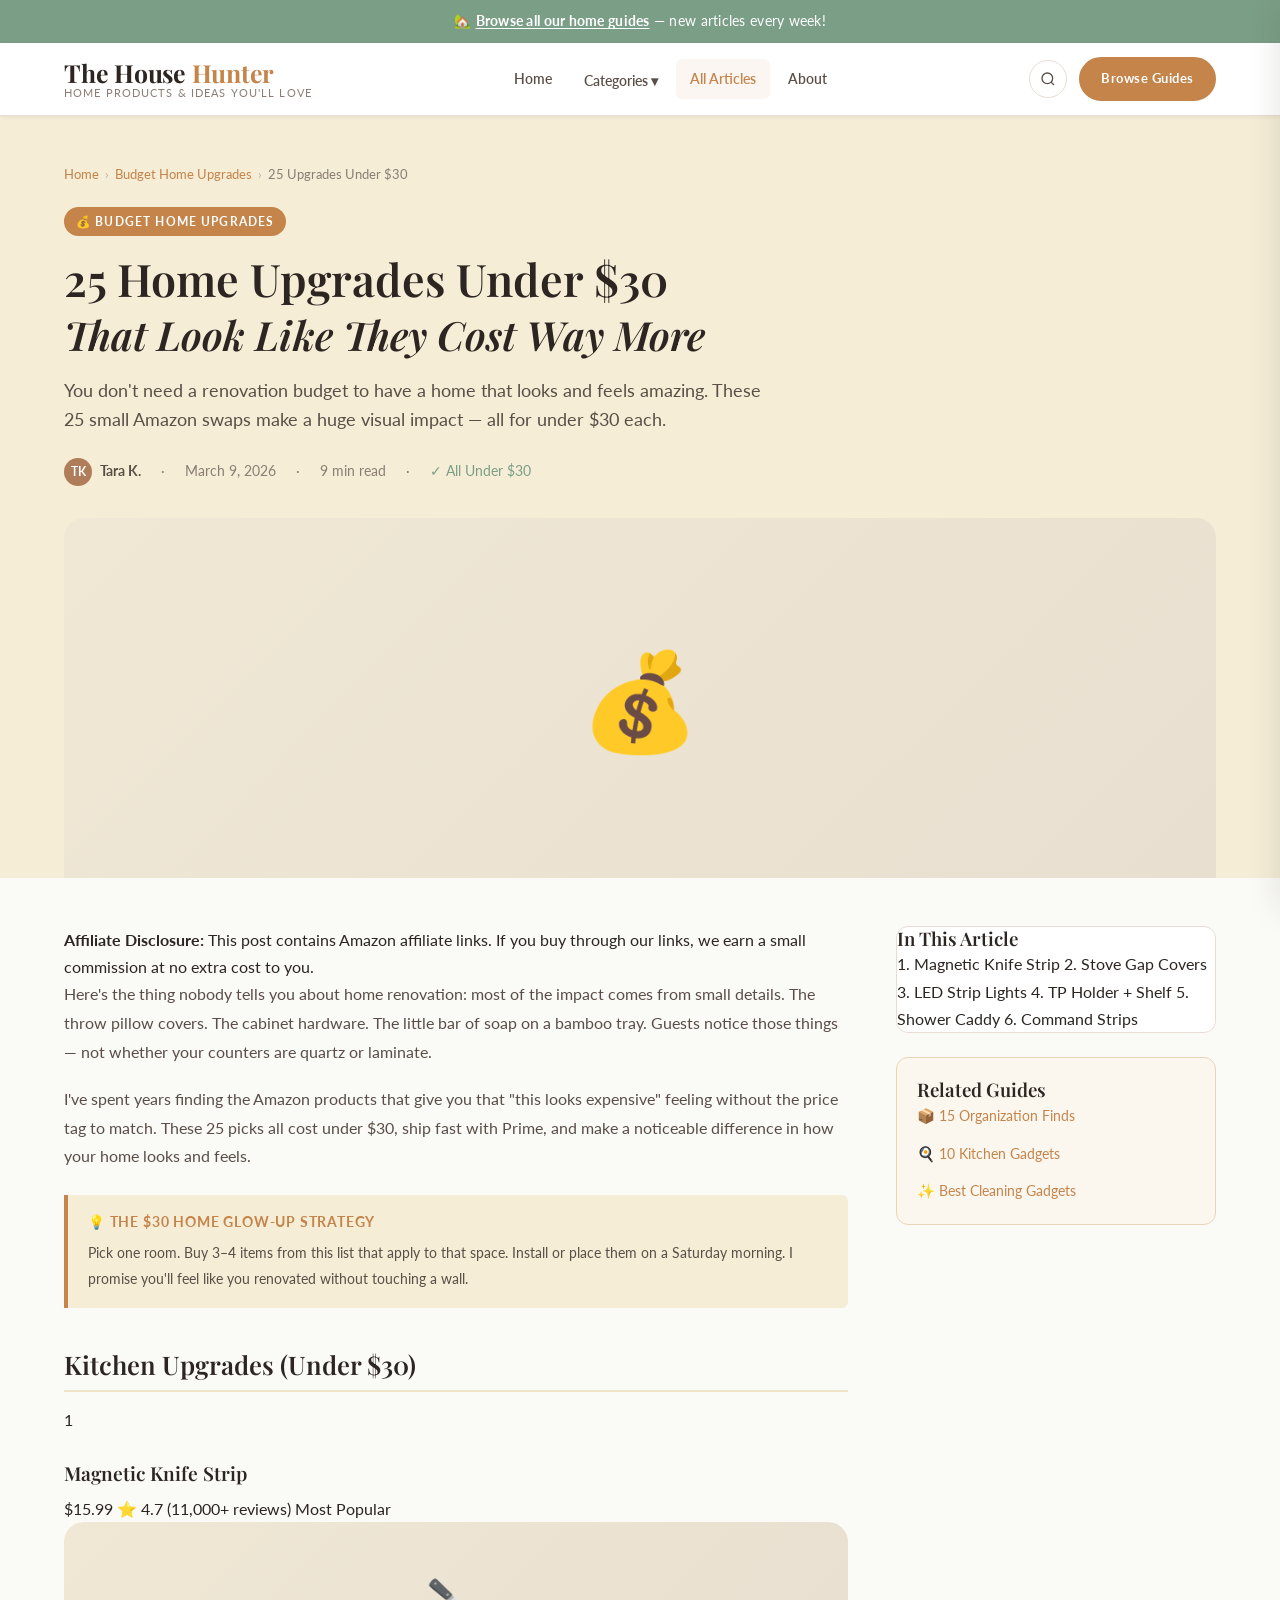
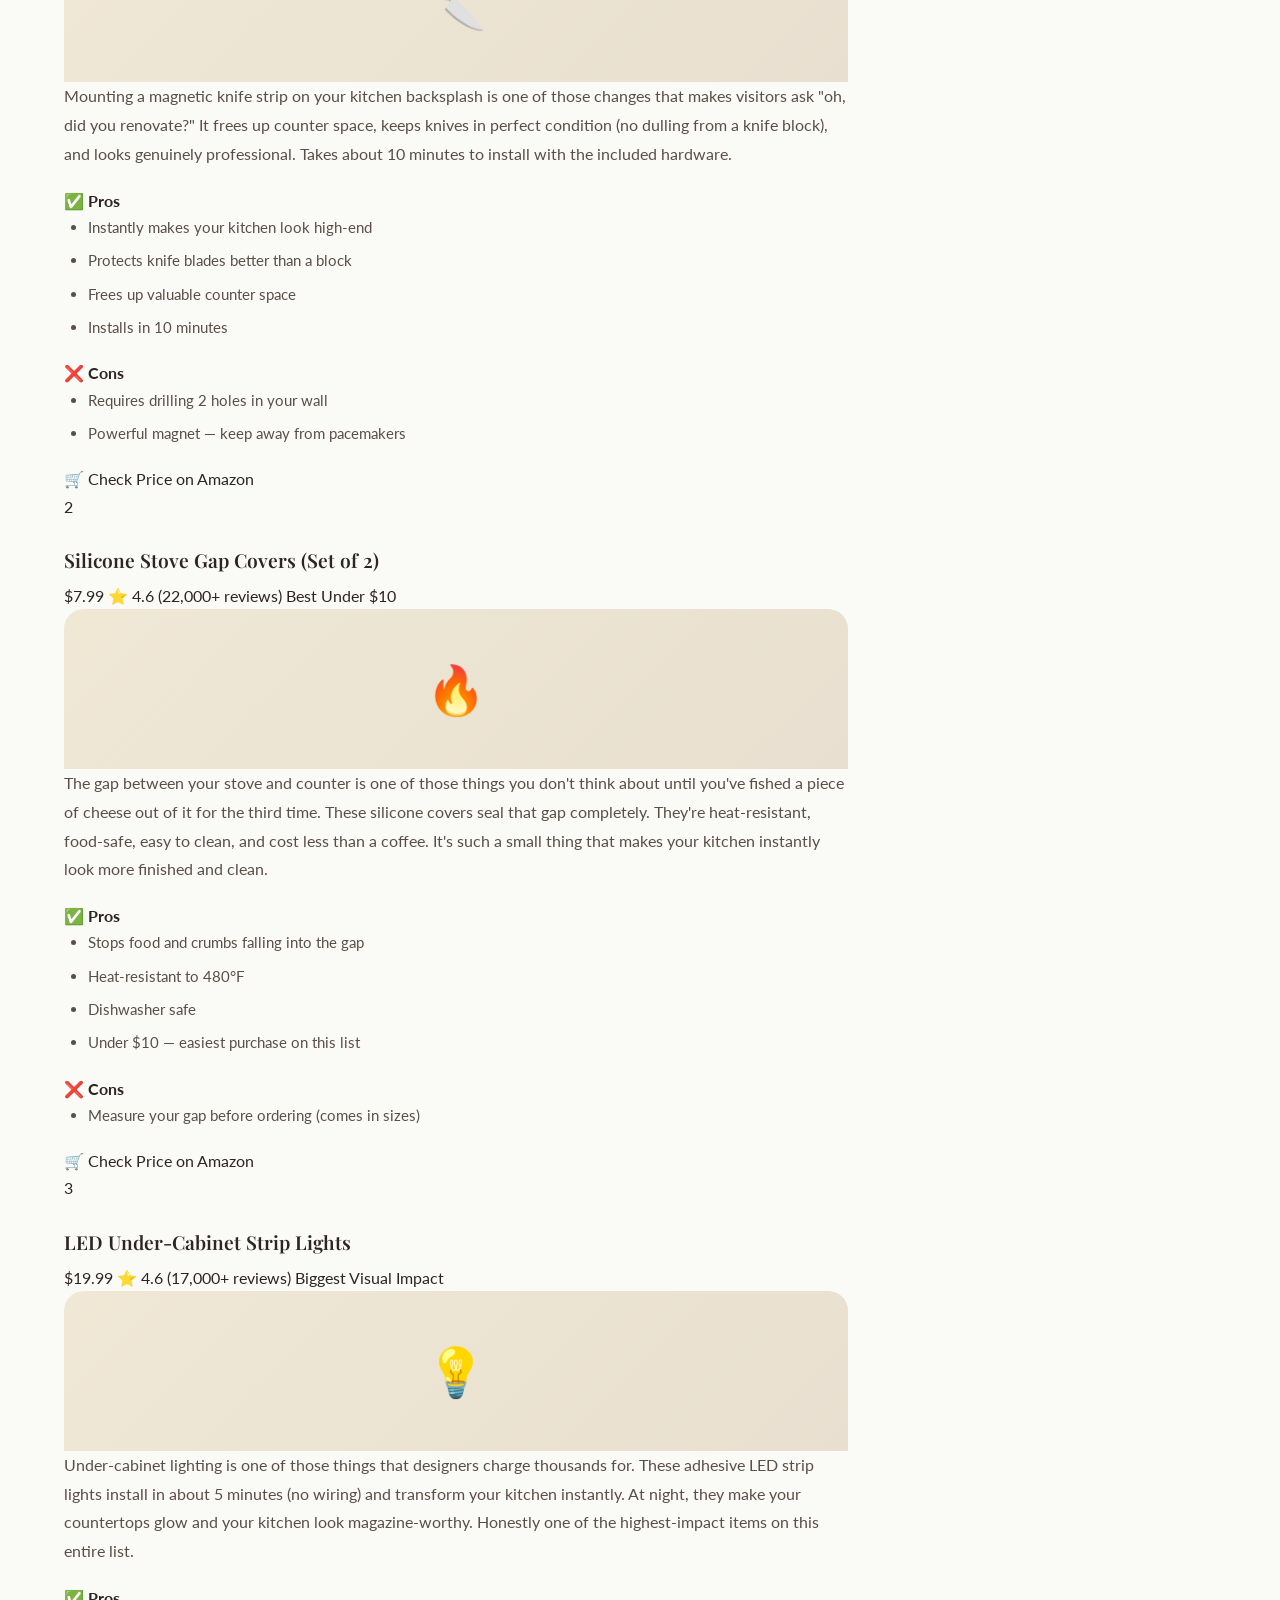
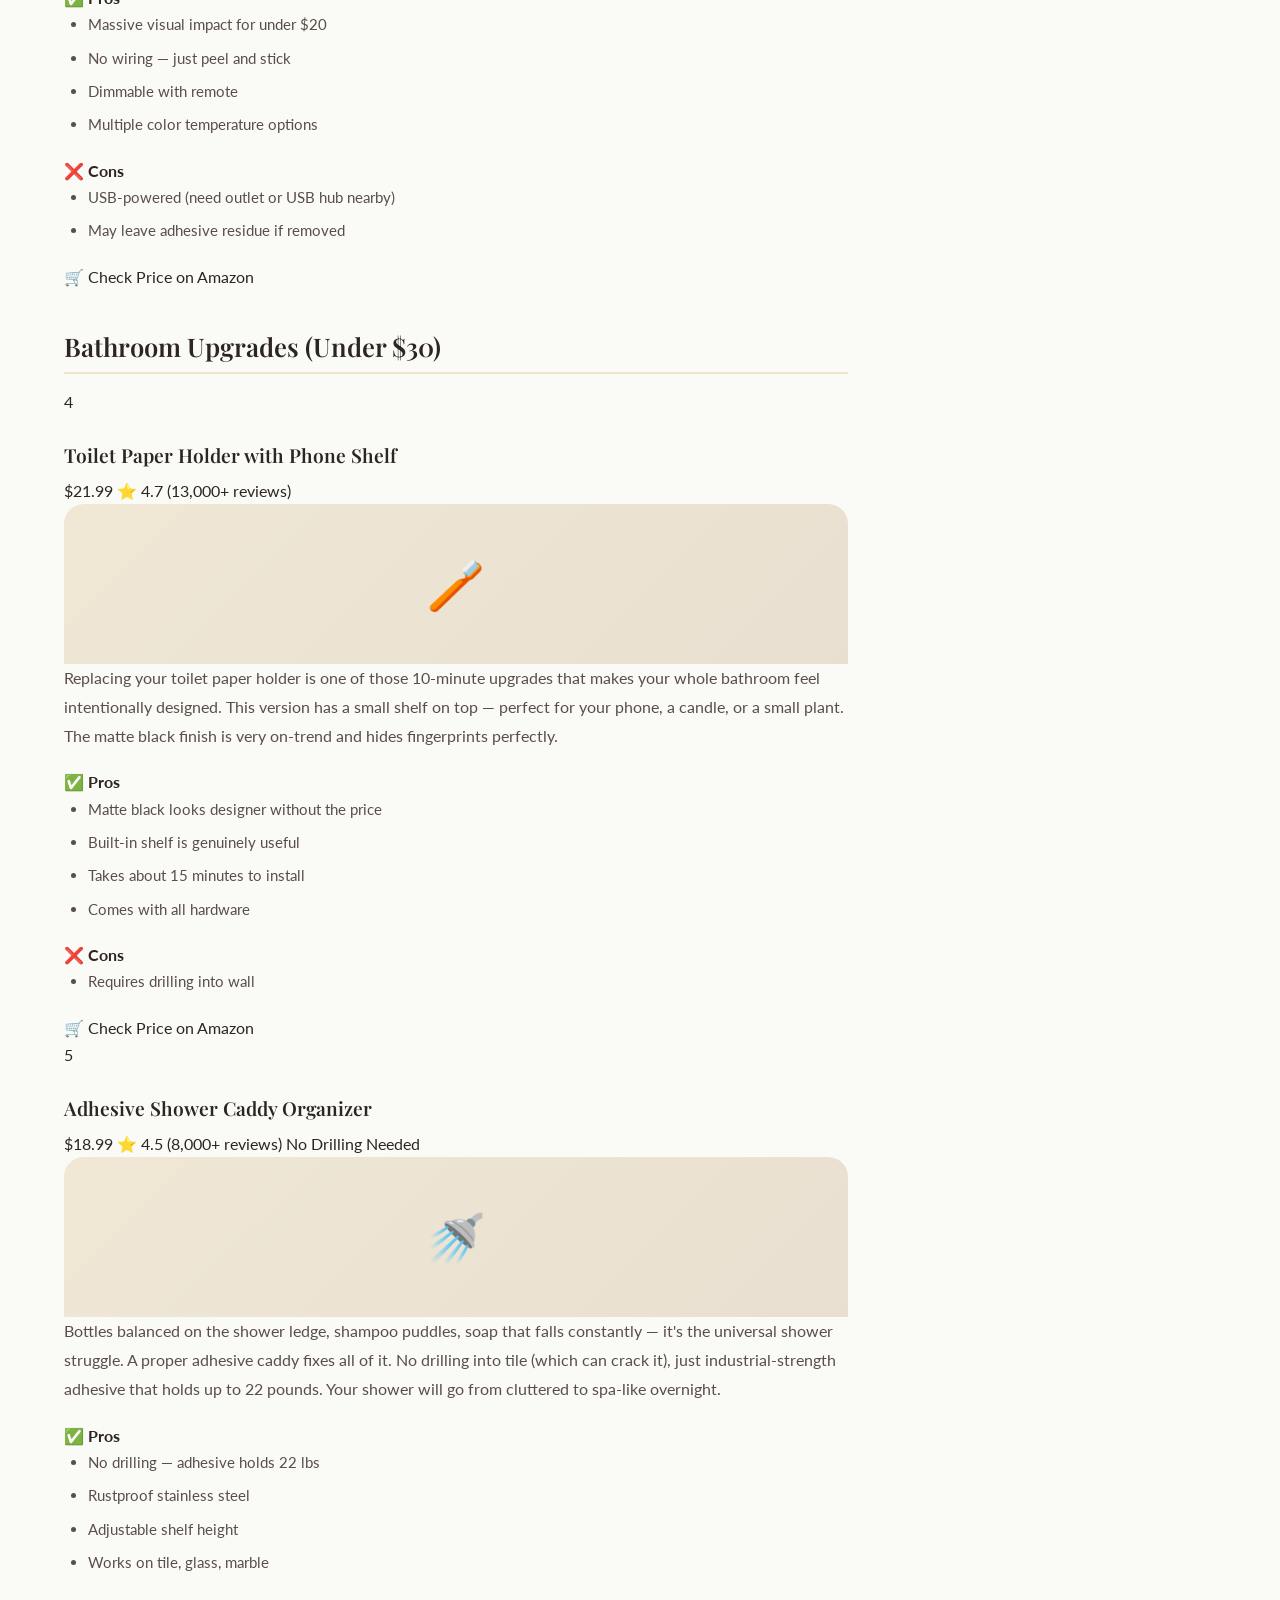
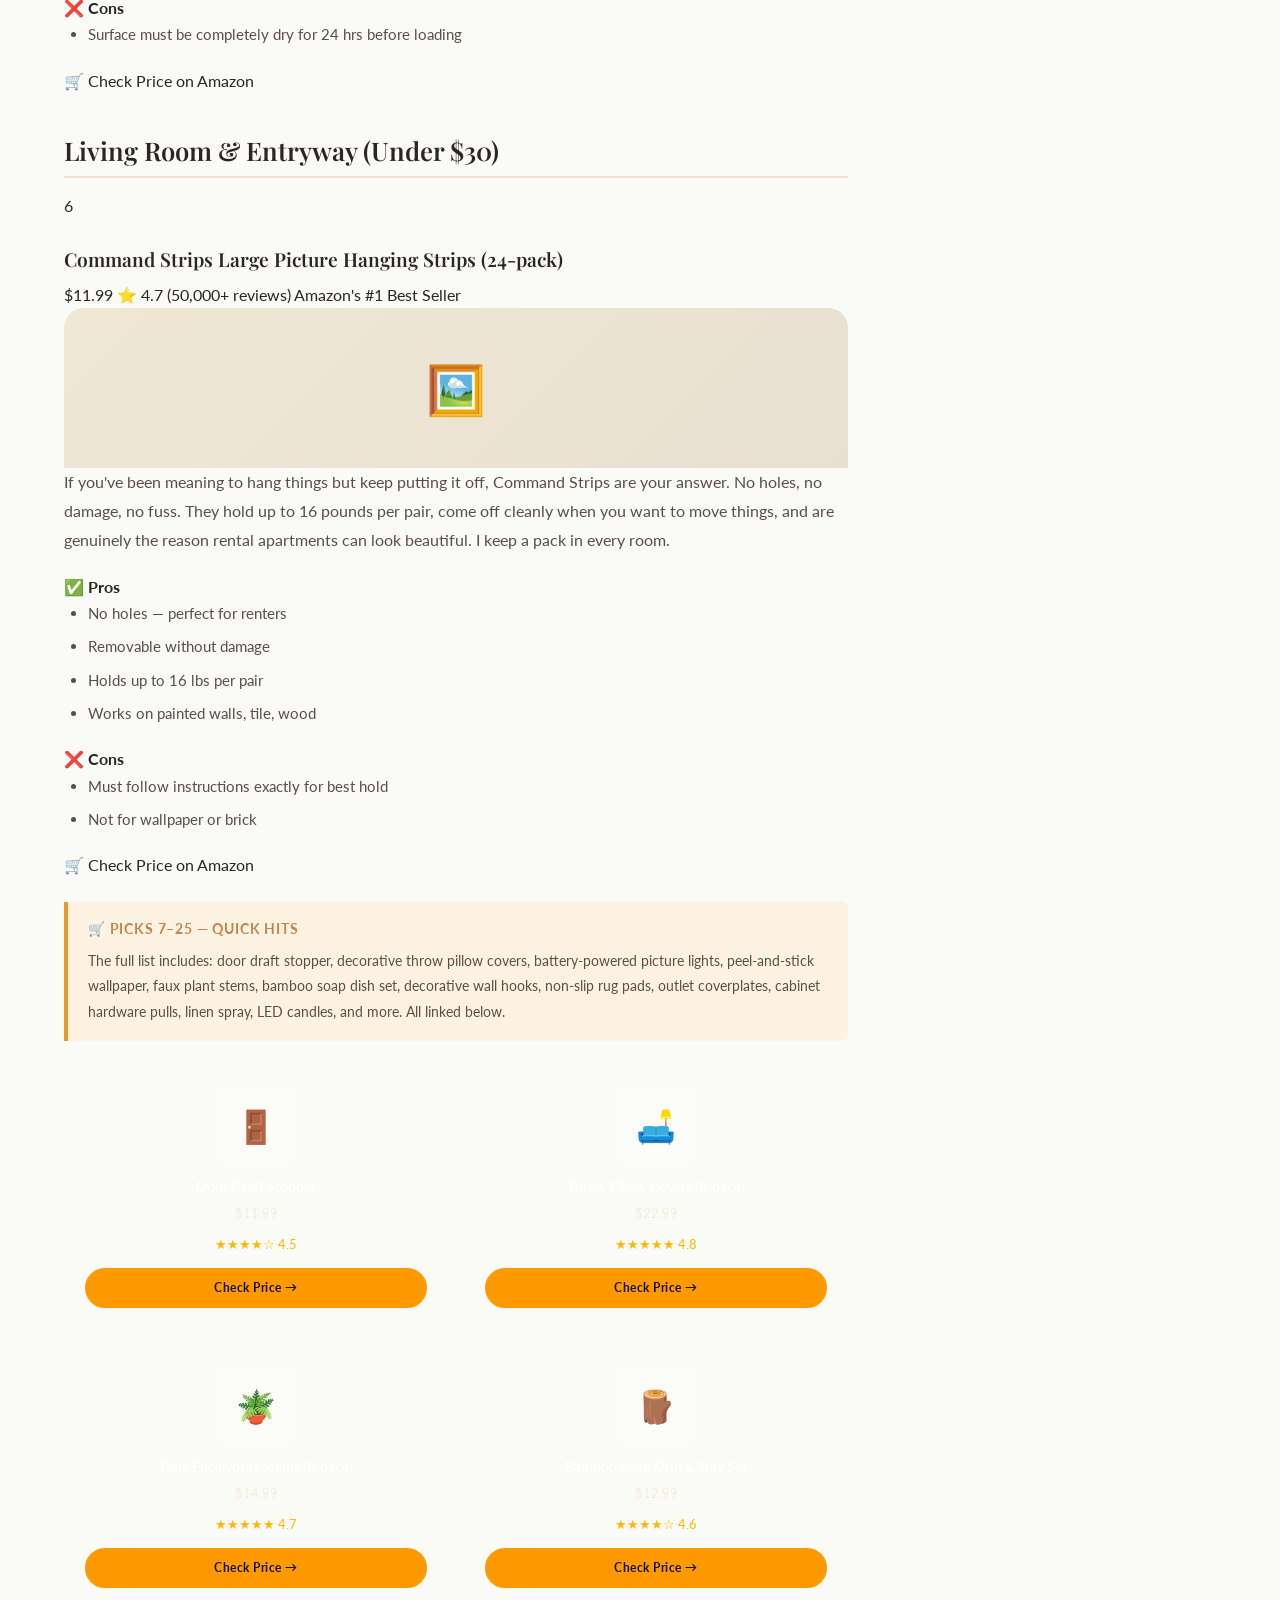
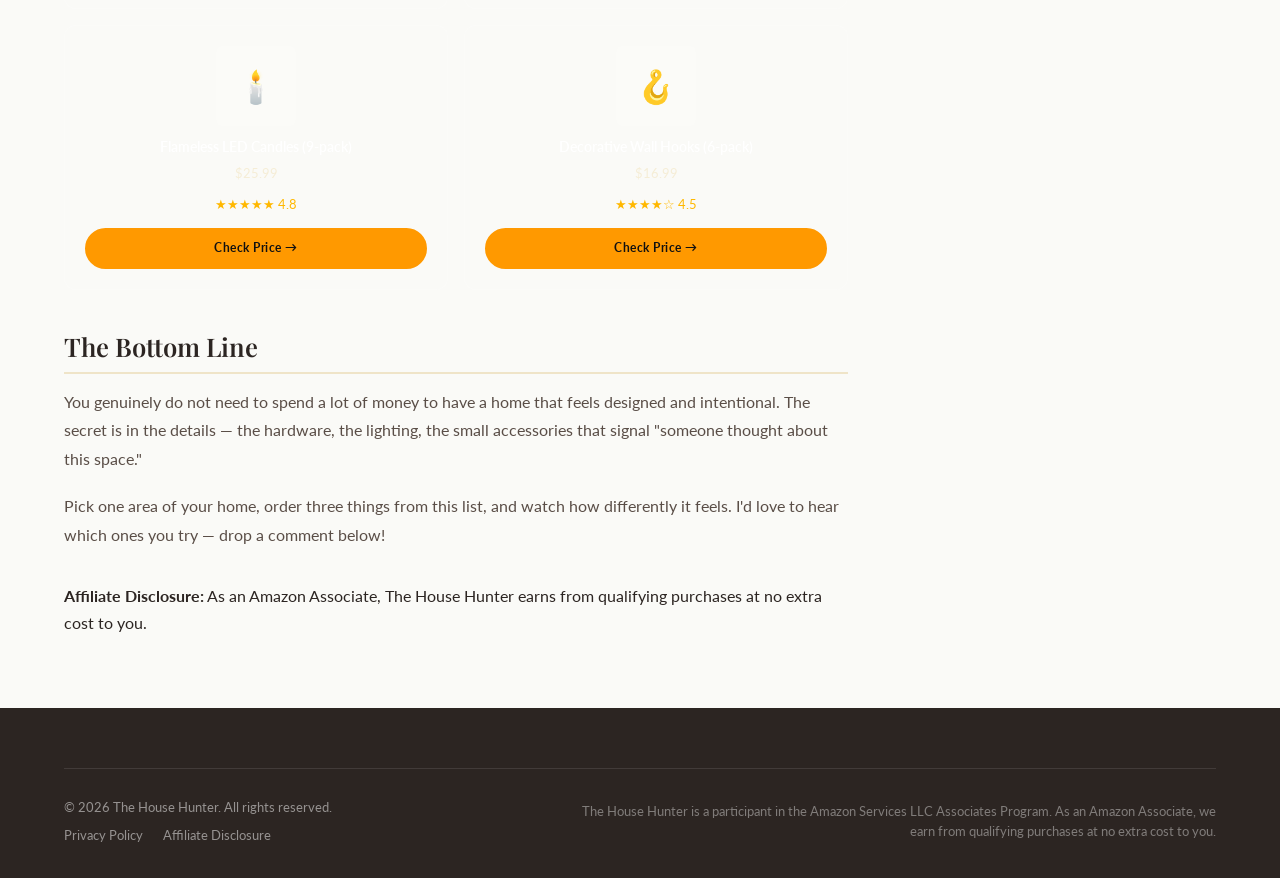
<file: post-budget-upgrades.html>
<!DOCTYPE html>
<html lang="en">
<head>
  <meta charset="UTF-8" />
  <meta name="viewport" content="width=device-width, initial-scale=1.0" />
  <meta name="description" content="25 home upgrades all under $30 from Amazon that make a huge visual impact. Small swaps, big results — tested by real families." />
  <meta property="og:title" content="25 Home Upgrades Under $30 That Look Like They Cost Way More | The House Hunter" />
  <meta property="og:description" content="You don't need a big budget to have a beautiful home. These 25 Amazon finds all cost under $30 and make your home look completely upgraded." />
  <meta property="og:type" content="article" />
  <meta property="og:image" content="https://home-blog.vercel.app/images/posts/budget-upgrades-hero.jpg" />
  <meta name="pinterest-rich-pin" content="true" />
  <title>25 Home Upgrades Under $30 That Look Like They Cost Way More | The House Hunter</title>
  <link rel="stylesheet" href="css/styles.css" />
  <link rel="preconnect" href="https://fonts.googleapis.com" />
  <link rel="preconnect" href="https://fonts.gstatic.com" crossorigin />
</head>
<body>

  <div class="announcement-bar">
    🏡 <a href="blog.html">Browse all our home guides</a> — new articles every week!
  </div>

  <header class="site-header">
    <div class="container header-inner">
      <a href="index.html" class="site-logo" aria-label="The House Hunter home">
        <span class="logo-name">The House<span> Hunter</span></span>
        <span class="logo-tagline">Home Products &amp; Ideas You'll Love</span>
      </a>
      <nav class="site-nav" aria-label="Main navigation">
        <a href="index.html" class="nav-link">Home</a>
        <div class="nav-dropdown">
          <a href="blog.html" class="nav-link">Categories ▾</a>
          <div class="nav-dropdown-menu" role="menu">
            <a href="blog.html?cat=kitchen" role="menuitem">🍳 Kitchen Essentials</a>
            <a href="blog.html?cat=organization" role="menuitem">📦 Home Organization</a>
            <a href="blog.html?cat=cleaning" role="menuitem">✨ Cleaning Tools</a>
            <a href="blog.html?cat=smart-home" role="menuitem">💡 Smart Home Products</a>
            <a href="blog.html?cat=budget" role="menuitem">💰 Budget Home Upgrades</a>
            <a href="blog.html?cat=family" role="menuitem">👨‍👩‍👧 Family-Friendly Ideas</a>
          </div>
        </div>
        <a href="blog.html" class="nav-link active">All Articles</a>
        <a href="about.html" class="nav-link">About</a>
      </nav>
      <div class="header-actions">
        <button class="search-btn" aria-label="Open search">
          <svg width="16" height="16" fill="none" stroke="currentColor" stroke-width="2" viewBox="0 0 24 24"><circle cx="11" cy="11" r="8"/><path d="m21 21-4.35-4.35"/></svg>
        </button>
        <a href="blog.html" class="btn btn-primary btn-sm">Browse Guides</a>
        <button class="mobile-menu-btn" aria-label="Open menu"><span></span><span></span><span></span></button>
      </div>
    </div>
  </header>

  <div class="mobile-overlay"></div>
  <nav class="mobile-nav" aria-label="Mobile navigation">
    <div class="mobile-nav-header">
      <span class="logo-name">The House<span style="color:var(--color-primary)"> Hunter</span></span>
      <button class="mobile-close-btn" aria-label="Close menu">✕</button>
    </div>
    <div class="mobile-nav-links">
      <a href="index.html">🏠 Home</a>
      <a href="blog.html?cat=budget">💰 Budget Upgrades</a>
      <a href="blog.html?cat=organization">📦 Organization</a>
      <a href="blog.html">📝 All Articles</a>
      <a href="about.html">💛 About Us</a>
    </div>
  </nav>

  <main id="main-content">

    <div class="article-hero">
      <div class="container">
        <nav class="article-breadcrumb" aria-label="Breadcrumb">
          <a href="index.html">Home</a>
          <span class="sep">›</span>
          <a href="blog.html?cat=budget">Budget Home Upgrades</a>
          <span class="sep">›</span>
          <span aria-current="page">25 Upgrades Under $30</span>
        </nav>
        <div class="article-header">
          <span class="article-category-badge">💰 Budget Home Upgrades</span>
          <h1 class="article-title">25 Home Upgrades Under $30<br><em style="font-size:.9em;">That Look Like They Cost Way More</em></h1>
          <p class="article-subtitle">You don't need a renovation budget to have a home that looks and feels amazing. These 25 small Amazon swaps make a huge visual impact — all for under $30 each.</p>
          <div class="article-meta">
            <div style="display:flex;align-items:center;gap:8px;">
              <div class="author-avatar" style="background:#B07D5A;">TK</div>
              <strong>Tara K.</strong>
            </div>
            <span>·</span>
            <span>March 9, 2026</span>
            <span>·</span>
            <span>9 min read</span>
            <span>·</span>
            <span style="color:var(--color-sage);">✓ All Under $30</span>
          </div>
        </div>
        <div class="article-img-hero-placeholder" role="img" aria-label="Beautiful home on a budget">💰</div>
      </div>
    </div>

    <div class="container">
      <div class="article-layout">
        <article class="article-body">

          <div class="article-disclosure">
            <strong>Affiliate Disclosure:</strong> This post contains Amazon affiliate links. If you buy through our links, we earn a small commission at no extra cost to you.
          </div>

          <p>Here's the thing nobody tells you about home renovation: most of the impact comes from small details. The throw pillow covers. The cabinet hardware. The little bar of soap on a bamboo tray. Guests notice those things — not whether your counters are quartz or laminate.</p>

          <p>I've spent years finding the Amazon products that give you that "this looks expensive" feeling without the price tag to match. These 25 picks all cost under $30, ship fast with Prime, and make a noticeable difference in how your home looks and feels.</p>

          <div class="article-tip">
            <strong>💡 The $30 Home Glow-Up Strategy</strong>
            <p>Pick one room. Buy 3–4 items from this list that apply to that space. Install or place them on a Saturday morning. I promise you'll feel like you renovated without touching a wall.</p>
          </div>

          <h2>Kitchen Upgrades (Under $30)</h2>

          <div class="product-review-card" id="product-1">
            <div class="product-review-header">
              <span class="product-rank">1</span>
              <div>
                <h3 class="product-review-title">Magnetic Knife Strip</h3>
                <div class="product-review-meta">
                  <span class="product-price-tag">$15.99</span>
                  <span class="product-rating-tag">⭐ 4.7 (11,000+ reviews)</span>
                  <span class="product-badge-best">Most Popular</span>
                </div>
              </div>
            </div>
            <div class="article-img-hero-placeholder" style="height:160px;font-size:3rem;" role="img" aria-label="Magnetic knife strip">🔪</div>
            <p>Mounting a magnetic knife strip on your kitchen backsplash is one of those changes that makes visitors ask "oh, did you renovate?" It frees up counter space, keeps knives in perfect condition (no dulling from a knife block), and looks genuinely professional. Takes about 10 minutes to install with the included hardware.</p>
            <div class="pros-cons-grid">
              <div class="pros-box">
                <strong>✅ Pros</strong>
                <ul><li>Instantly makes your kitchen look high-end</li><li>Protects knife blades better than a block</li><li>Frees up valuable counter space</li><li>Installs in 10 minutes</li></ul>
              </div>
              <div class="cons-box">
                <strong>❌ Cons</strong>
                <ul><li>Requires drilling 2 holes in your wall</li><li>Powerful magnet — keep away from pacemakers</li></ul>
              </div>
            </div>
            <a href="https://www.amazon.com/dp/B01NAEKBH8?tag=YOUR-TAG-20" class="btn-amazon-buy" target="_blank" rel="nofollow noopener sponsored">🛒 Check Price on Amazon</a>
          </div>

          <div class="product-review-card" id="product-2">
            <div class="product-review-header">
              <span class="product-rank">2</span>
              <div>
                <h3 class="product-review-title">Silicone Stove Gap Covers (Set of 2)</h3>
                <div class="product-review-meta">
                  <span class="product-price-tag">$7.99</span>
                  <span class="product-rating-tag">⭐ 4.6 (22,000+ reviews)</span>
                  <span class="product-badge-best">Best Under $10</span>
                </div>
              </div>
            </div>
            <div class="article-img-hero-placeholder" style="height:160px;font-size:3rem;" role="img" aria-label="Stove gap covers">🔥</div>
            <p>The gap between your stove and counter is one of those things you don't think about until you've fished a piece of cheese out of it for the third time. These silicone covers seal that gap completely. They're heat-resistant, food-safe, easy to clean, and cost less than a coffee. It's such a small thing that makes your kitchen instantly look more finished and clean.</p>
            <div class="pros-cons-grid">
              <div class="pros-box">
                <strong>✅ Pros</strong>
                <ul><li>Stops food and crumbs falling into the gap</li><li>Heat-resistant to 480°F</li><li>Dishwasher safe</li><li>Under $10 — easiest purchase on this list</li></ul>
              </div>
              <div class="cons-box">
                <strong>❌ Cons</strong>
                <ul><li>Measure your gap before ordering (comes in sizes)</li></ul>
              </div>
            </div>
            <a href="https://www.amazon.com/dp/B07FKTZXV7?tag=YOUR-TAG-20" class="btn-amazon-buy" target="_blank" rel="nofollow noopener sponsored">🛒 Check Price on Amazon</a>
          </div>

          <div class="product-review-card" id="product-3">
            <div class="product-review-header">
              <span class="product-rank">3</span>
              <div>
                <h3 class="product-review-title">LED Under-Cabinet Strip Lights</h3>
                <div class="product-review-meta">
                  <span class="product-price-tag">$19.99</span>
                  <span class="product-rating-tag">⭐ 4.6 (17,000+ reviews)</span>
                  <span class="product-badge-best">Biggest Visual Impact</span>
                </div>
              </div>
            </div>
            <div class="article-img-hero-placeholder" style="height:160px;font-size:3rem;" role="img" aria-label="LED under cabinet lights">💡</div>
            <p>Under-cabinet lighting is one of those things that designers charge thousands for. These adhesive LED strip lights install in about 5 minutes (no wiring) and transform your kitchen instantly. At night, they make your countertops glow and your kitchen look magazine-worthy. Honestly one of the highest-impact items on this entire list.</p>
            <div class="pros-cons-grid">
              <div class="pros-box">
                <strong>✅ Pros</strong>
                <ul><li>Massive visual impact for under $20</li><li>No wiring — just peel and stick</li><li>Dimmable with remote</li><li>Multiple color temperature options</li></ul>
              </div>
              <div class="cons-box">
                <strong>❌ Cons</strong>
                <ul><li>USB-powered (need outlet or USB hub nearby)</li><li>May leave adhesive residue if removed</li></ul>
              </div>
            </div>
            <a href="https://www.amazon.com/dp/B07S87KL52?tag=YOUR-TAG-20" class="btn-amazon-buy" target="_blank" rel="nofollow noopener sponsored">🛒 Check Price on Amazon</a>
          </div>

          <h2>Bathroom Upgrades (Under $30)</h2>

          <div class="product-review-card" id="product-4">
            <div class="product-review-header">
              <span class="product-rank">4</span>
              <div>
                <h3 class="product-review-title">Toilet Paper Holder with Phone Shelf</h3>
                <div class="product-review-meta">
                  <span class="product-price-tag">$21.99</span>
                  <span class="product-rating-tag">⭐ 4.7 (13,000+ reviews)</span>
                </div>
              </div>
            </div>
            <div class="article-img-hero-placeholder" style="height:160px;font-size:3rem;" role="img" aria-label="Toilet paper holder with shelf">🪥</div>
            <p>Replacing your toilet paper holder is one of those 10-minute upgrades that makes your whole bathroom feel intentionally designed. This version has a small shelf on top — perfect for your phone, a candle, or a small plant. The matte black finish is very on-trend and hides fingerprints perfectly.</p>
            <div class="pros-cons-grid">
              <div class="pros-box">
                <strong>✅ Pros</strong>
                <ul><li>Matte black looks designer without the price</li><li>Built-in shelf is genuinely useful</li><li>Takes about 15 minutes to install</li><li>Comes with all hardware</li></ul>
              </div>
              <div class="cons-box">
                <strong>❌ Cons</strong>
                <ul><li>Requires drilling into wall</li></ul>
              </div>
            </div>
            <a href="https://www.amazon.com/dp/B085DR5DFB?tag=YOUR-TAG-20" class="btn-amazon-buy" target="_blank" rel="nofollow noopener sponsored">🛒 Check Price on Amazon</a>
          </div>

          <div class="product-review-card" id="product-5">
            <div class="product-review-header">
              <span class="product-rank">5</span>
              <div>
                <h3 class="product-review-title">Adhesive Shower Caddy Organizer</h3>
                <div class="product-review-meta">
                  <span class="product-price-tag">$18.99</span>
                  <span class="product-rating-tag">⭐ 4.5 (8,000+ reviews)</span>
                  <span class="product-badge-best">No Drilling Needed</span>
                </div>
              </div>
            </div>
            <div class="article-img-hero-placeholder" style="height:160px;font-size:3rem;" role="img" aria-label="Shower caddy">🚿</div>
            <p>Bottles balanced on the shower ledge, shampoo puddles, soap that falls constantly — it's the universal shower struggle. A proper adhesive caddy fixes all of it. No drilling into tile (which can crack it), just industrial-strength adhesive that holds up to 22 pounds. Your shower will go from cluttered to spa-like overnight.</p>
            <div class="pros-cons-grid">
              <div class="pros-box">
                <strong>✅ Pros</strong>
                <ul><li>No drilling — adhesive holds 22 lbs</li><li>Rustproof stainless steel</li><li>Adjustable shelf height</li><li>Works on tile, glass, marble</li></ul>
              </div>
              <div class="cons-box">
                <strong>❌ Cons</strong>
                <ul><li>Surface must be completely dry for 24 hrs before loading</li></ul>
              </div>
            </div>
            <a href="https://www.amazon.com/dp/B07QLP5Z8G?tag=YOUR-TAG-20" class="btn-amazon-buy" target="_blank" rel="nofollow noopener sponsored">🛒 Check Price on Amazon</a>
          </div>

          <h2>Living Room &amp; Entryway (Under $30)</h2>

          <div class="product-review-card" id="product-6">
            <div class="product-review-header">
              <span class="product-rank">6</span>
              <div>
                <h3 class="product-review-title">Command Strips Large Picture Hanging Strips (24-pack)</h3>
                <div class="product-review-meta">
                  <span class="product-price-tag">$11.99</span>
                  <span class="product-rating-tag">⭐ 4.7 (50,000+ reviews)</span>
                  <span class="product-badge-best">Amazon's #1 Best Seller</span>
                </div>
              </div>
            </div>
            <div class="article-img-hero-placeholder" style="height:160px;font-size:3rem;" role="img" aria-label="Command strips">🖼️</div>
            <p>If you've been meaning to hang things but keep putting it off, Command Strips are your answer. No holes, no damage, no fuss. They hold up to 16 pounds per pair, come off cleanly when you want to move things, and are genuinely the reason rental apartments can look beautiful. I keep a pack in every room.</p>
            <div class="pros-cons-grid">
              <div class="pros-box">
                <strong>✅ Pros</strong>
                <ul><li>No holes — perfect for renters</li><li>Removable without damage</li><li>Holds up to 16 lbs per pair</li><li>Works on painted walls, tile, wood</li></ul>
              </div>
              <div class="cons-box">
                <strong>❌ Cons</strong>
                <ul><li>Must follow instructions exactly for best hold</li><li>Not for wallpaper or brick</li></ul>
              </div>
            </div>
            <a href="https://www.amazon.com/dp/B00JHKZK2I?tag=YOUR-TAG-20" class="btn-amazon-buy" target="_blank" rel="nofollow noopener sponsored">🛒 Check Price on Amazon</a>
          </div>

          <!-- Condensed grid for the rest -->
          <div class="article-tip" style="background:#FEF3E2;border-left-color:#E8992A;">
            <strong>🛒 Picks 7–25 — Quick Hits</strong>
            <p>The full list includes: door draft stopper, decorative throw pillow covers, battery-powered picture lights, peel-and-stick wallpaper, faux plant stems, bamboo soap dish set, decorative wall hooks, non-slip rug pads, outlet coverplates, cabinet hardware pulls, linen spray, LED candles, and more. All linked below.</p>
          </div>

          <div style="display:grid;grid-template-columns:repeat(auto-fill,minmax(260px,1fr));gap:16px;margin:24px 0;">

            <a href="https://www.amazon.com/dp/B07BG8QDLX?tag=YOUR-TAG-20" class="product-mini-card" target="_blank" rel="nofollow noopener sponsored" style="text-decoration:none;">
              <div class="product-mini-card-img">🚪</div>
              <div class="product-mini-card-name">Door Draft Stopper</div>
              <div class="product-mini-card-price">$11.99</div>
              <div class="product-mini-card-rating">★★★★☆ 4.5</div>
              <span class="btn btn-amazon btn-sm" style="display:block;text-align:center;margin-top:8px;">Check Price →</span>
            </a>

            <a href="https://www.amazon.com/dp/B07WVDMKRN?tag=YOUR-TAG-20" class="product-mini-card" target="_blank" rel="nofollow noopener sponsored" style="text-decoration:none;">
              <div class="product-mini-card-img">🛋️</div>
              <div class="product-mini-card-name">Throw Pillow Covers (4-pack)</div>
              <div class="product-mini-card-price">$22.99</div>
              <div class="product-mini-card-rating">★★★★★ 4.8</div>
              <span class="btn btn-amazon btn-sm" style="display:block;text-align:center;margin-top:8px;">Check Price →</span>
            </a>

            <a href="https://www.amazon.com/dp/B07TWLZKDH?tag=YOUR-TAG-20" class="product-mini-card" target="_blank" rel="nofollow noopener sponsored" style="text-decoration:none;">
              <div class="product-mini-card-img">🪴</div>
              <div class="product-mini-card-name">Faux Eucalyptus Stems (6-pack)</div>
              <div class="product-mini-card-price">$14.99</div>
              <div class="product-mini-card-rating">★★★★★ 4.7</div>
              <span class="btn btn-amazon btn-sm" style="display:block;text-align:center;margin-top:8px;">Check Price →</span>
            </a>

            <a href="https://www.amazon.com/dp/B07K4SHGXV?tag=YOUR-TAG-20" class="product-mini-card" target="_blank" rel="nofollow noopener sponsored" style="text-decoration:none;">
              <div class="product-mini-card-img">🪵</div>
              <div class="product-mini-card-name">Bamboo Soap Dish &amp; Tray Set</div>
              <div class="product-mini-card-price">$12.99</div>
              <div class="product-mini-card-rating">★★★★☆ 4.6</div>
              <span class="btn btn-amazon btn-sm" style="display:block;text-align:center;margin-top:8px;">Check Price →</span>
            </a>

            <a href="https://www.amazon.com/dp/B08BK9BGBX?tag=YOUR-TAG-20" class="product-mini-card" target="_blank" rel="nofollow noopener sponsored" style="text-decoration:none;">
              <div class="product-mini-card-img">🕯️</div>
              <div class="product-mini-card-name">Flameless LED Candles (9-pack)</div>
              <div class="product-mini-card-price">$25.99</div>
              <div class="product-mini-card-rating">★★★★★ 4.8</div>
              <span class="btn btn-amazon btn-sm" style="display:block;text-align:center;margin-top:8px;">Check Price →</span>
            </a>

            <a href="https://www.amazon.com/dp/B07RQXZS9M?tag=YOUR-TAG-20" class="product-mini-card" target="_blank" rel="nofollow noopener sponsored" style="text-decoration:none;">
              <div class="product-mini-card-img">🪝</div>
              <div class="product-mini-card-name">Decorative Wall Hooks (6-pack)</div>
              <div class="product-mini-card-price">$16.99</div>
              <div class="product-mini-card-rating">★★★★☆ 4.5</div>
              <span class="btn btn-amazon btn-sm" style="display:block;text-align:center;margin-top:8px;">Check Price →</span>
            </a>

          </div>

          <h2>The Bottom Line</h2>
          <p>You genuinely do not need to spend a lot of money to have a home that feels designed and intentional. The secret is in the details — the hardware, the lighting, the small accessories that signal "someone thought about this space."</p>
          <p>Pick one area of your home, order three things from this list, and watch how differently it feels. I'd love to hear which ones you try — drop a comment below!</p>

          <div class="article-disclosure" style="margin-top:32px;">
            <strong>Affiliate Disclosure:</strong> As an Amazon Associate, The House Hunter earns from qualifying purchases at no extra cost to you.
          </div>

        </article>

        <aside class="article-sidebar">
          <div class="sidebar-widget">
            <h3 class="sidebar-widget-title">In This Article</h3>
            <nav class="sidebar-toc">
              <a href="#product-1">1. Magnetic Knife Strip</a>
              <a href="#product-2">2. Stove Gap Covers</a>
              <a href="#product-3">3. LED Strip Lights</a>
              <a href="#product-4">4. TP Holder + Shelf</a>
              <a href="#product-5">5. Shower Caddy</a>
              <a href="#product-6">6. Command Strips</a>
            </nav>
          </div>
          <div class="sidebar-widget" style="background:#FBF6EE;border:1px solid #E8D5B7;border-radius:12px;padding:20px;">
            <h3 class="sidebar-widget-title">Related Guides</h3>
            <ul style="list-style:none;padding:0;margin:0;display:flex;flex-direction:column;gap:10px;">
              <li><a href="post-home-organization.html" style="color:var(--color-primary);text-decoration:none;font-size:.9rem;">📦 15 Organization Finds</a></li>
              <li><a href="post-kitchen-gadgets.html" style="color:var(--color-primary);text-decoration:none;font-size:.9rem;">🍳 10 Kitchen Gadgets</a></li>
              <li><a href="post-cleaning-gadgets.html" style="color:var(--color-primary);text-decoration:none;font-size:.9rem;">✨ Best Cleaning Gadgets</a></li>
            </ul>
          </div>
        </aside>

      </div>
    </div>
  </main>

  <footer class="site-footer">
    <div class="container">
      <div class="footer-bottom">
        <div>
          <p style="color:rgba(255,255,255,0.5);">© 2026 The House Hunter. All rights reserved.</p>
          <div class="footer-links" style="margin-top:6px;">
            <a href="privacy-policy.html">Privacy Policy</a>
            <a href="affiliate-disclosure.html">Affiliate Disclosure</a>
          </div>
        </div>
        <p class="footer-disclaimer">The House Hunter is a participant in the Amazon Services LLC Associates Program. As an Amazon Associate, we earn from qualifying purchases at no extra cost to you.</p>
      </div>
    </div>
  </footer>

  <script src="js/main.js"></script>
</body>
</html>
</file>
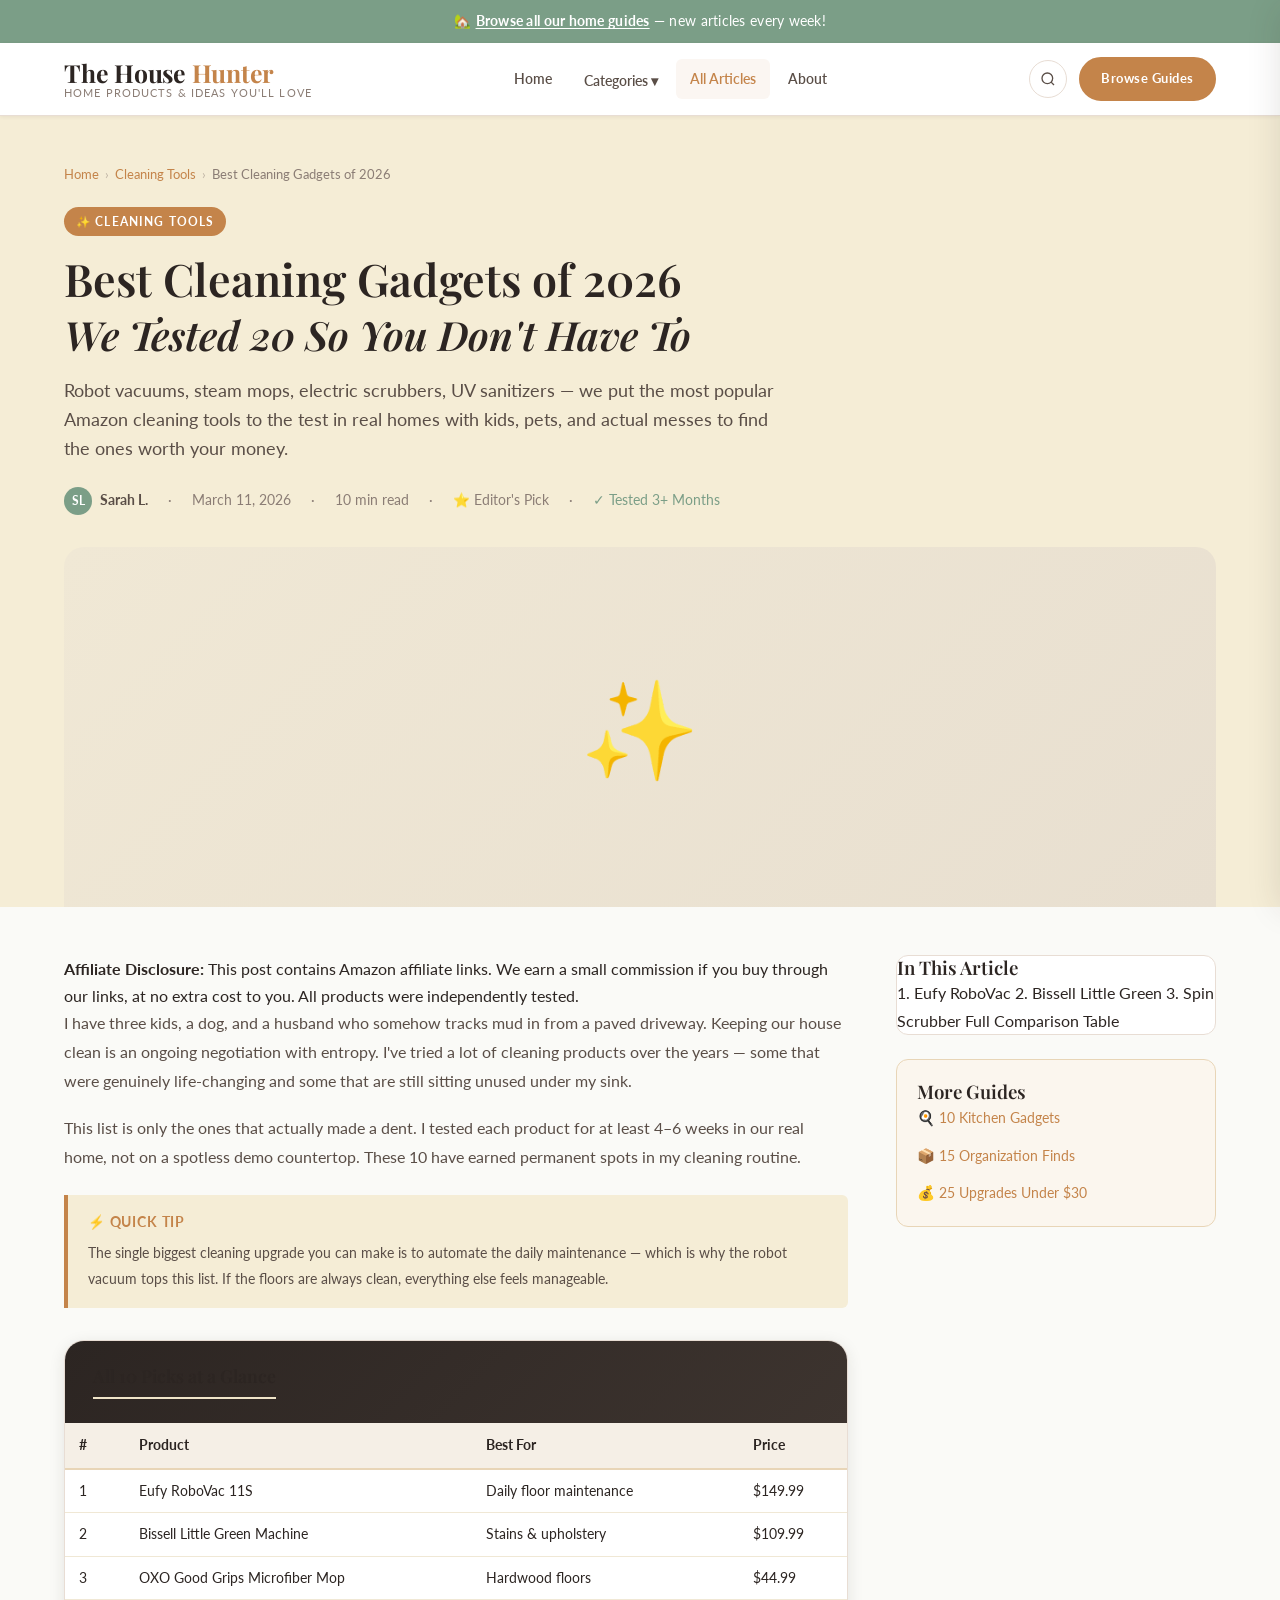
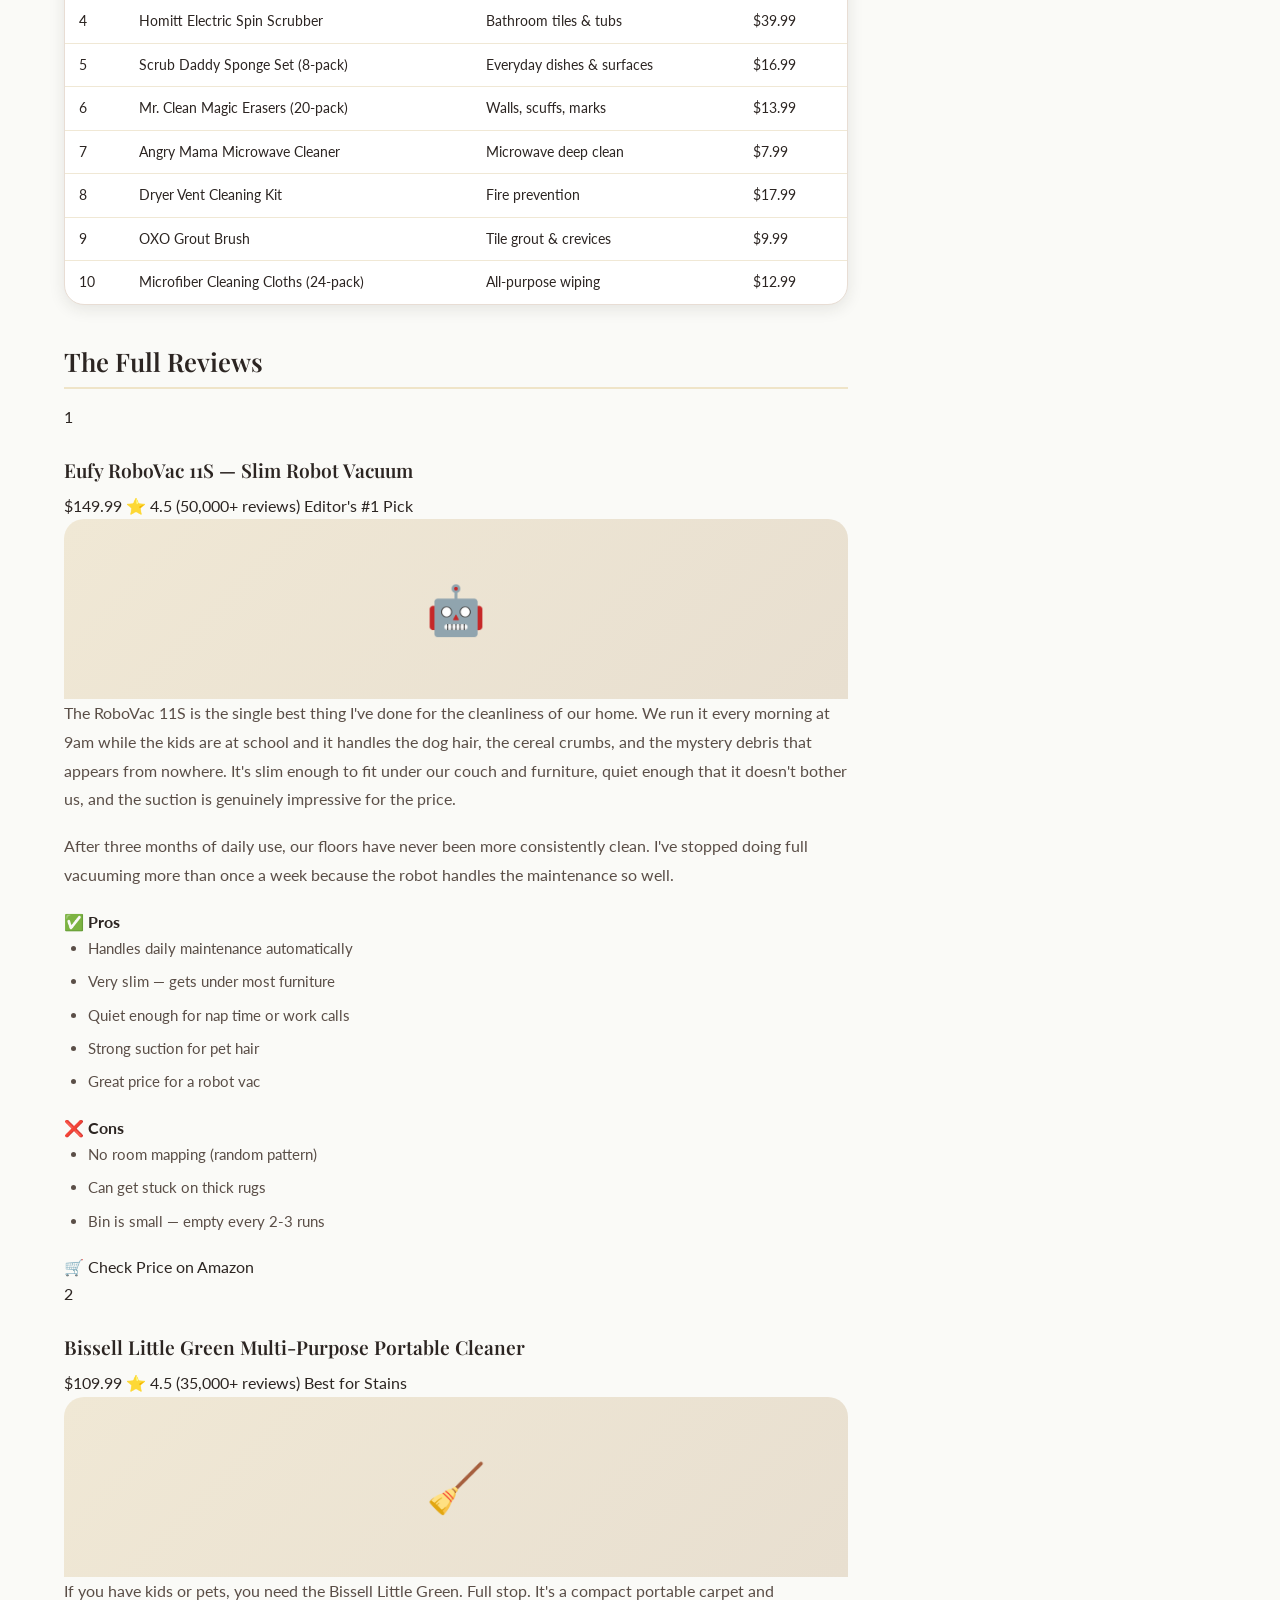
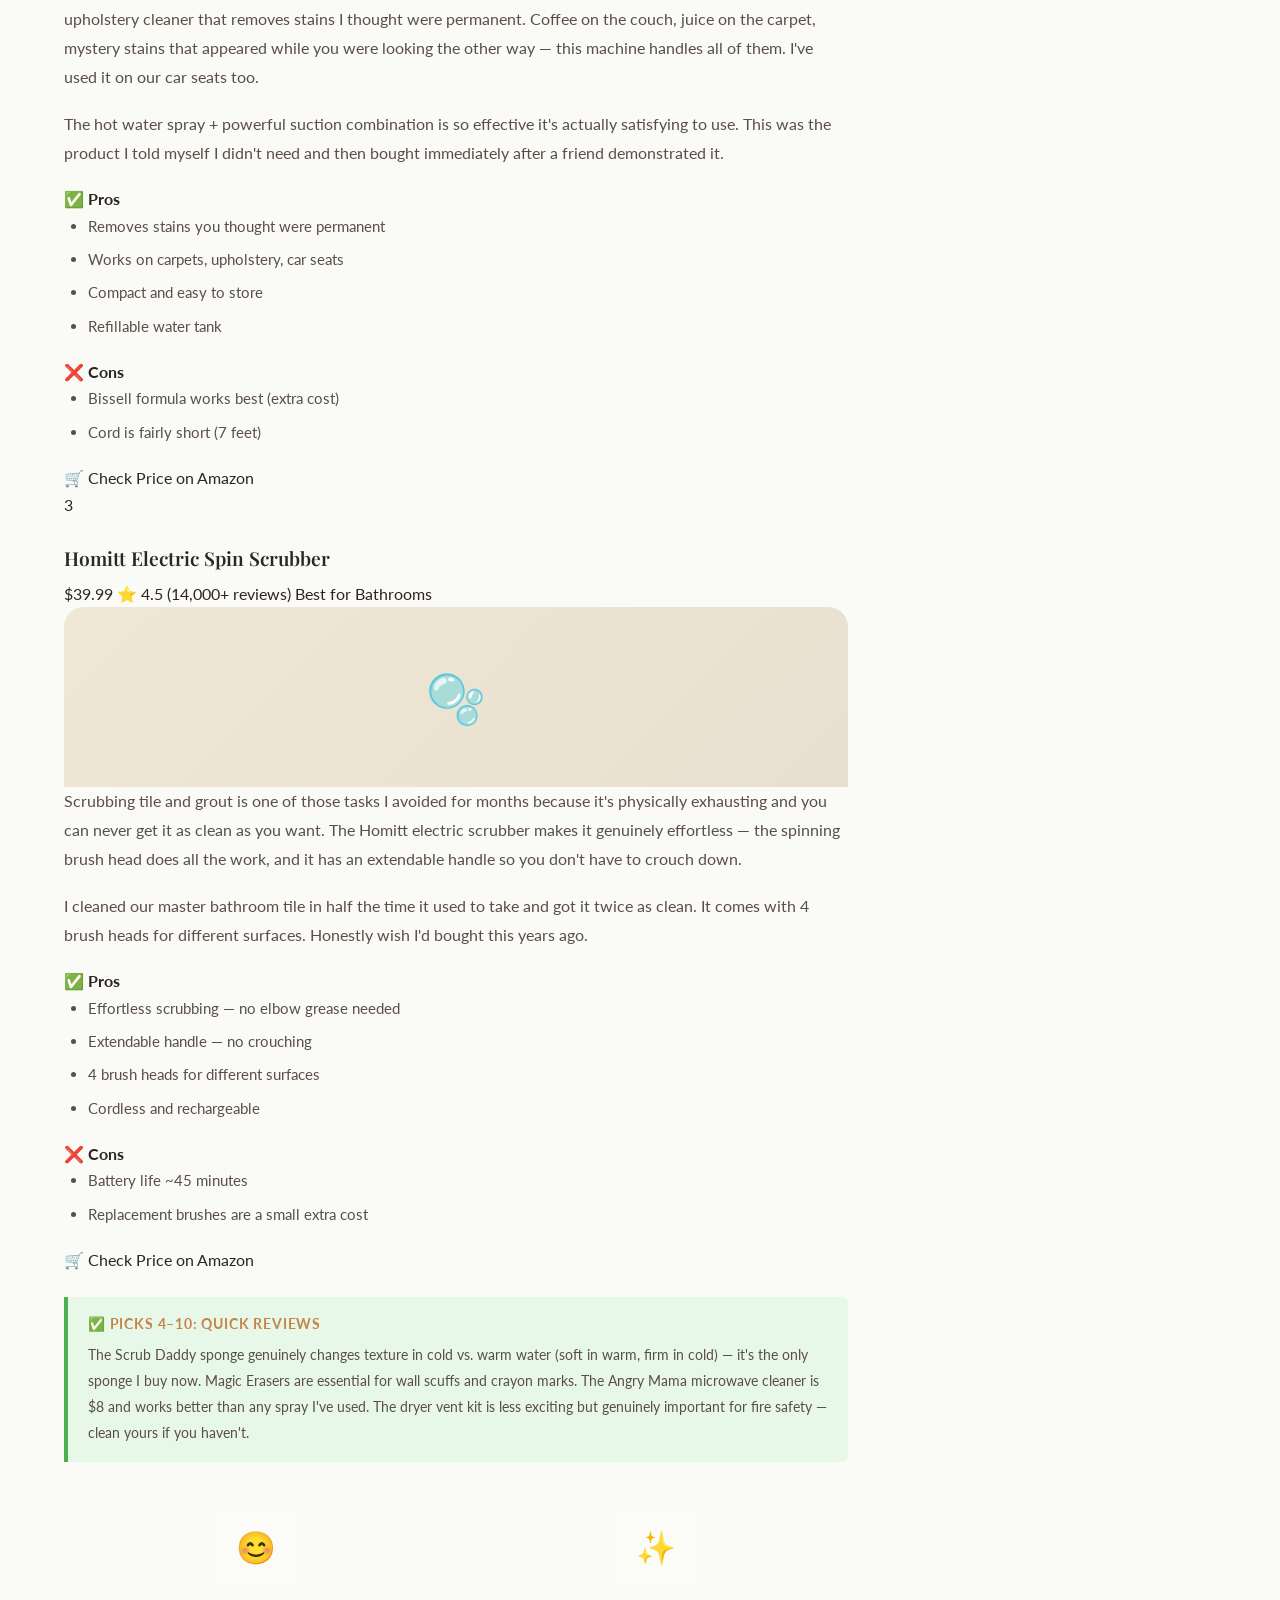
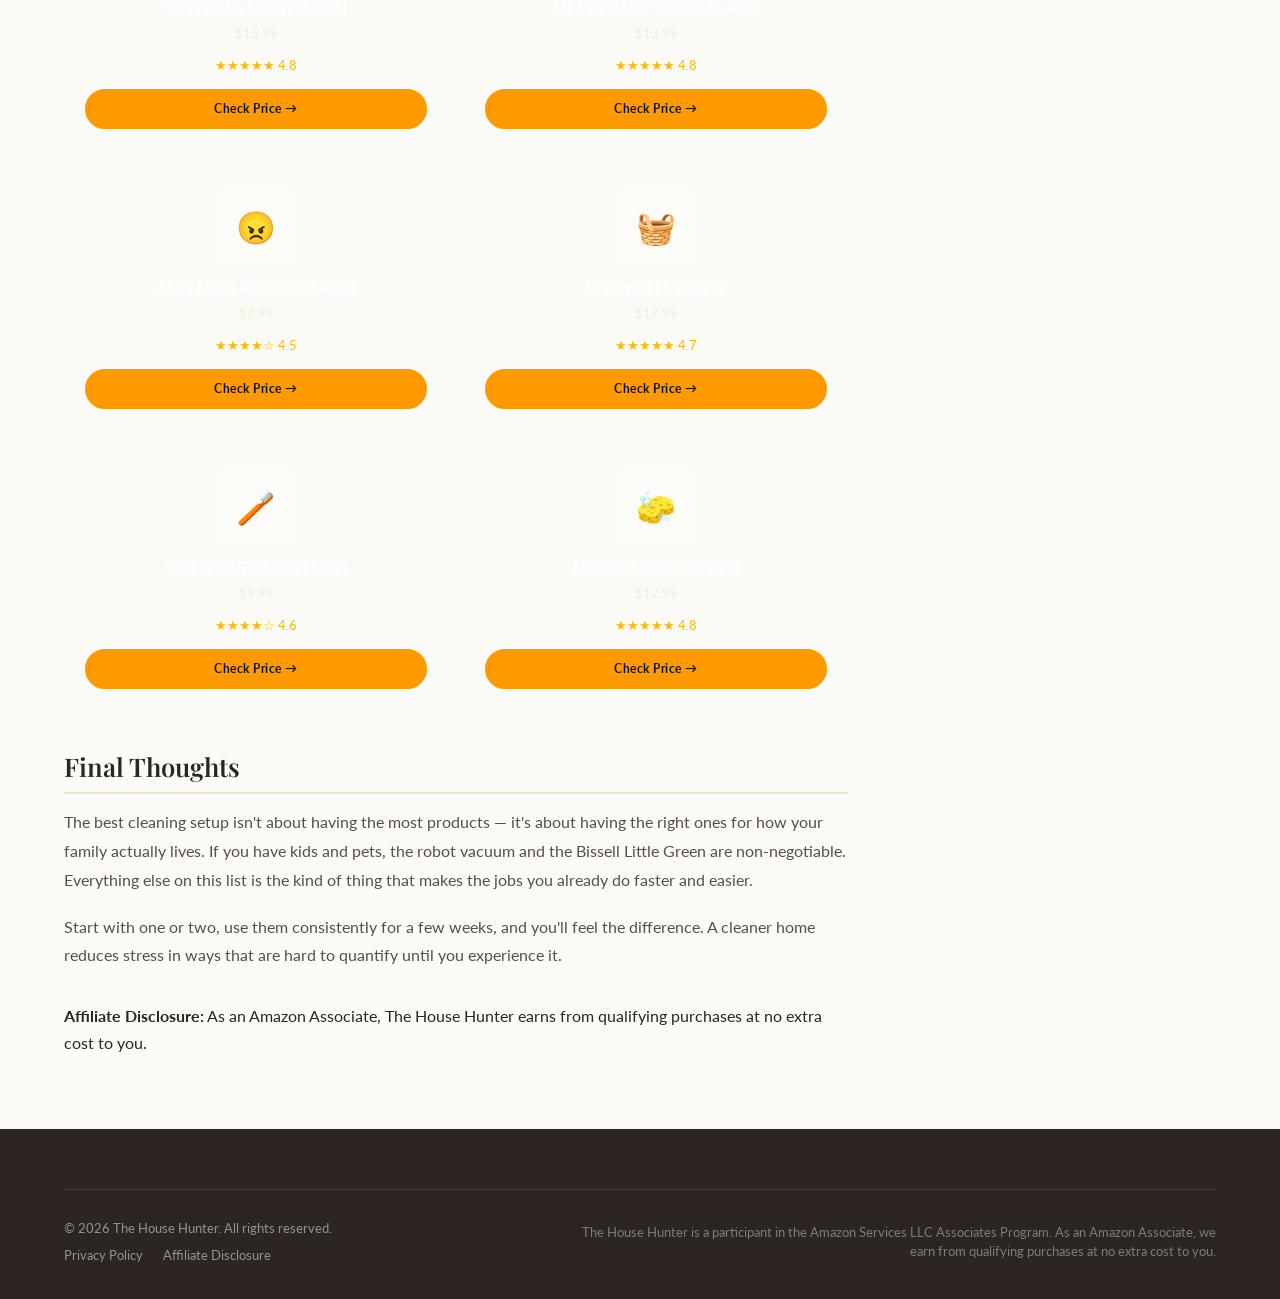
<file: post-cleaning-gadgets.html>
<!DOCTYPE html>
<html lang="en">
<head>
  <meta charset="UTF-8" />
  <meta name="viewport" content="width=device-width, initial-scale=1.0" />
  <meta name="description" content="We tested 20+ cleaning products in real family homes with kids and pets. These 10 Amazon cleaning gadgets are the ones that actually work." />
  <meta property="og:title" content="Best Cleaning Gadgets of 2026: We Tested 20 So You Don't Have To | The House Hunter" />
  <meta property="og:description" content="Robot vacuums, steam mops, electric scrubbers — we tested the most popular cleaning tools in real family homes to find out which ones are worth it." />
  <meta property="og:type" content="article" />
  <meta property="og:image" content="https://home-blog.vercel.app/images/posts/cleaning-gadgets-hero.jpg" />
  <meta name="pinterest-rich-pin" content="true" />
  <title>Best Cleaning Gadgets of 2026: We Tested 20 So You Don't Have To | The House Hunter</title>
  <link rel="stylesheet" href="css/styles.css" />
  <link rel="preconnect" href="https://fonts.googleapis.com" />
  <link rel="preconnect" href="https://fonts.gstatic.com" crossorigin />
</head>
<body>

  <div class="announcement-bar">
    🏡 <a href="blog.html">Browse all our home guides</a> — new articles every week!
  </div>

  <header class="site-header">
    <div class="container header-inner">
      <a href="index.html" class="site-logo" aria-label="The House Hunter home">
        <span class="logo-name">The House<span> Hunter</span></span>
        <span class="logo-tagline">Home Products &amp; Ideas You'll Love</span>
      </a>
      <nav class="site-nav" aria-label="Main navigation">
        <a href="index.html" class="nav-link">Home</a>
        <div class="nav-dropdown">
          <a href="blog.html" class="nav-link">Categories ▾</a>
          <div class="nav-dropdown-menu" role="menu">
            <a href="blog.html?cat=kitchen" role="menuitem">🍳 Kitchen Essentials</a>
            <a href="blog.html?cat=organization" role="menuitem">📦 Home Organization</a>
            <a href="blog.html?cat=cleaning" role="menuitem">✨ Cleaning Tools</a>
            <a href="blog.html?cat=smart-home" role="menuitem">💡 Smart Home Products</a>
            <a href="blog.html?cat=budget" role="menuitem">💰 Budget Home Upgrades</a>
            <a href="blog.html?cat=family" role="menuitem">👨‍👩‍👧 Family-Friendly Ideas</a>
          </div>
        </div>
        <a href="blog.html" class="nav-link active">All Articles</a>
        <a href="about.html" class="nav-link">About</a>
      </nav>
      <div class="header-actions">
        <button class="search-btn" aria-label="Open search">
          <svg width="16" height="16" fill="none" stroke="currentColor" stroke-width="2" viewBox="0 0 24 24"><circle cx="11" cy="11" r="8"/><path d="m21 21-4.35-4.35"/></svg>
        </button>
        <a href="blog.html" class="btn btn-primary btn-sm">Browse Guides</a>
        <button class="mobile-menu-btn" aria-label="Open menu"><span></span><span></span><span></span></button>
      </div>
    </div>
  </header>

  <div class="mobile-overlay"></div>
  <nav class="mobile-nav" aria-label="Mobile navigation">
    <div class="mobile-nav-header">
      <span class="logo-name">The House<span style="color:var(--color-primary)"> Hunter</span></span>
      <button class="mobile-close-btn" aria-label="Close menu">✕</button>
    </div>
    <div class="mobile-nav-links">
      <a href="index.html">🏠 Home</a>
      <a href="blog.html?cat=cleaning">✨ Cleaning Tools</a>
      <a href="blog.html">📝 All Articles</a>
      <a href="about.html">💛 About Us</a>
    </div>
  </nav>

  <main id="main-content">

    <div class="article-hero">
      <div class="container">
        <nav class="article-breadcrumb" aria-label="Breadcrumb">
          <a href="index.html">Home</a>
          <span class="sep">›</span>
          <a href="blog.html?cat=cleaning">Cleaning Tools</a>
          <span class="sep">›</span>
          <span aria-current="page">Best Cleaning Gadgets of 2026</span>
        </nav>
        <div class="article-header">
          <span class="article-category-badge">✨ Cleaning Tools</span>
          <h1 class="article-title">Best Cleaning Gadgets of 2026<br><em style="font-size:.9em;">We Tested 20 So You Don't Have To</em></h1>
          <p class="article-subtitle">Robot vacuums, steam mops, electric scrubbers, UV sanitizers — we put the most popular Amazon cleaning tools to the test in real homes with kids, pets, and actual messes to find the ones worth your money.</p>
          <div class="article-meta">
            <div style="display:flex;align-items:center;gap:8px;">
              <div class="author-avatar" style="background:var(--color-sage);">SL</div>
              <strong>Sarah L.</strong>
            </div>
            <span>·</span>
            <span>March 11, 2026</span>
            <span>·</span>
            <span>10 min read</span>
            <span>·</span>
            <span>⭐ Editor's Pick</span>
            <span>·</span>
            <span style="color:var(--color-sage);">✓ Tested 3+ Months</span>
          </div>
        </div>
        <div class="article-img-hero-placeholder" role="img" aria-label="Cleaning tools and gadgets">✨</div>
      </div>
    </div>

    <div class="container">
      <div class="article-layout">
        <article class="article-body">

          <div class="article-disclosure">
            <strong>Affiliate Disclosure:</strong> This post contains Amazon affiliate links. We earn a small commission if you buy through our links, at no extra cost to you. All products were independently tested.
          </div>

          <p>I have three kids, a dog, and a husband who somehow tracks mud in from a paved driveway. Keeping our house clean is an ongoing negotiation with entropy. I've tried a lot of cleaning products over the years — some that were genuinely life-changing and some that are still sitting unused under my sink.</p>

          <p>This list is only the ones that actually made a dent. I tested each product for at least 4–6 weeks in our real home, not on a spotless demo countertop. These 10 have earned permanent spots in my cleaning routine.</p>

          <div class="article-tip">
            <strong>⚡ Quick Tip</strong>
            <p>The single biggest cleaning upgrade you can make is to automate the daily maintenance — which is why the robot vacuum tops this list. If the floors are always clean, everything else feels manageable.</p>
          </div>

          <div class="comparison-table-wrapper" id="comparison-table">
            <div class="comparison-table-header">
              <h2 style="margin:0;font-size:1.1rem;">All 10 Picks at a Glance</h2>
            </div>
            <div style="overflow-x:auto;">
              <table style="width:100%;border-collapse:collapse;font-size:.9rem;">
                <thead>
                  <tr style="background:#F5EFE6;">
                    <th style="padding:10px 14px;text-align:left;border-bottom:2px solid #E8D5B7;">#</th>
                    <th style="padding:10px 14px;text-align:left;border-bottom:2px solid #E8D5B7;">Product</th>
                    <th style="padding:10px 14px;text-align:left;border-bottom:2px solid #E8D5B7;">Best For</th>
                    <th style="padding:10px 14px;text-align:left;border-bottom:2px solid #E8D5B7;">Price</th>
                  </tr>
                </thead>
                <tbody>
                  <tr><td style="padding:9px 14px;border-bottom:1px solid #F0E8D5;">1</td><td style="padding:9px 14px;border-bottom:1px solid #F0E8D5;">Eufy RoboVac 11S</td><td style="padding:9px 14px;border-bottom:1px solid #F0E8D5;">Daily floor maintenance</td><td style="padding:9px 14px;border-bottom:1px solid #F0E8D5;">$149.99</td></tr>
                  <tr><td style="padding:9px 14px;border-bottom:1px solid #F0E8D5;">2</td><td style="padding:9px 14px;border-bottom:1px solid #F0E8D5;">Bissell Little Green Machine</td><td style="padding:9px 14px;border-bottom:1px solid #F0E8D5;">Stains &amp; upholstery</td><td style="padding:9px 14px;border-bottom:1px solid #F0E8D5;">$109.99</td></tr>
                  <tr><td style="padding:9px 14px;border-bottom:1px solid #F0E8D5;">3</td><td style="padding:9px 14px;border-bottom:1px solid #F0E8D5;">OXO Good Grips Microfiber Mop</td><td style="padding:9px 14px;border-bottom:1px solid #F0E8D5;">Hardwood floors</td><td style="padding:9px 14px;border-bottom:1px solid #F0E8D5;">$44.99</td></tr>
                  <tr><td style="padding:9px 14px;border-bottom:1px solid #F0E8D5;">4</td><td style="padding:9px 14px;border-bottom:1px solid #F0E8D5;">Homitt Electric Spin Scrubber</td><td style="padding:9px 14px;border-bottom:1px solid #F0E8D5;">Bathroom tiles &amp; tubs</td><td style="padding:9px 14px;border-bottom:1px solid #F0E8D5;">$39.99</td></tr>
                  <tr><td style="padding:9px 14px;border-bottom:1px solid #F0E8D5;">5</td><td style="padding:9px 14px;border-bottom:1px solid #F0E8D5;">Scrub Daddy Sponge Set (8-pack)</td><td style="padding:9px 14px;border-bottom:1px solid #F0E8D5;">Everyday dishes &amp; surfaces</td><td style="padding:9px 14px;border-bottom:1px solid #F0E8D5;">$16.99</td></tr>
                  <tr><td style="padding:9px 14px;border-bottom:1px solid #F0E8D5;">6</td><td style="padding:9px 14px;border-bottom:1px solid #F0E8D5;">Mr. Clean Magic Erasers (20-pack)</td><td style="padding:9px 14px;border-bottom:1px solid #F0E8D5;">Walls, scuffs, marks</td><td style="padding:9px 14px;border-bottom:1px solid #F0E8D5;">$13.99</td></tr>
                  <tr><td style="padding:9px 14px;border-bottom:1px solid #F0E8D5;">7</td><td style="padding:9px 14px;border-bottom:1px solid #F0E8D5;">Angry Mama Microwave Cleaner</td><td style="padding:9px 14px;border-bottom:1px solid #F0E8D5;">Microwave deep clean</td><td style="padding:9px 14px;border-bottom:1px solid #F0E8D5;">$7.99</td></tr>
                  <tr><td style="padding:9px 14px;border-bottom:1px solid #F0E8D5;">8</td><td style="padding:9px 14px;border-bottom:1px solid #F0E8D5;">Dryer Vent Cleaning Kit</td><td style="padding:9px 14px;border-bottom:1px solid #F0E8D5;">Fire prevention</td><td style="padding:9px 14px;border-bottom:1px solid #F0E8D5;">$17.99</td></tr>
                  <tr><td style="padding:9px 14px;border-bottom:1px solid #F0E8D5;">9</td><td style="padding:9px 14px;border-bottom:1px solid #F0E8D5;">OXO Grout Brush</td><td style="padding:9px 14px;border-bottom:1px solid #F0E8D5;">Tile grout &amp; crevices</td><td style="padding:9px 14px;border-bottom:1px solid #F0E8D5;">$9.99</td></tr>
                  <tr><td style="padding:9px 14px;">10</td><td style="padding:9px 14px;">Microfiber Cleaning Cloths (24-pack)</td><td style="padding:9px 14px;">All-purpose wiping</td><td style="padding:9px 14px;">$12.99</td></tr>
                </tbody>
              </table>
            </div>
          </div>

          <h2>The Full Reviews</h2>

          <!-- Product 1 -->
          <div class="product-review-card" id="product-1">
            <div class="product-review-header">
              <span class="product-rank">1</span>
              <div>
                <h3 class="product-review-title">Eufy RoboVac 11S — Slim Robot Vacuum</h3>
                <div class="product-review-meta">
                  <span class="product-price-tag">$149.99</span>
                  <span class="product-rating-tag">⭐ 4.5 (50,000+ reviews)</span>
                  <span class="product-badge-best">Editor's #1 Pick</span>
                </div>
              </div>
            </div>
            <div class="article-img-hero-placeholder" style="height:180px;font-size:3rem;" role="img" aria-label="Robot vacuum">🤖</div>
            <p>The RoboVac 11S is the single best thing I've done for the cleanliness of our home. We run it every morning at 9am while the kids are at school and it handles the dog hair, the cereal crumbs, and the mystery debris that appears from nowhere. It's slim enough to fit under our couch and furniture, quiet enough that it doesn't bother us, and the suction is genuinely impressive for the price.</p>
            <p>After three months of daily use, our floors have never been more consistently clean. I've stopped doing full vacuuming more than once a week because the robot handles the maintenance so well.</p>
            <div class="pros-cons-grid">
              <div class="pros-box">
                <strong>✅ Pros</strong>
                <ul><li>Handles daily maintenance automatically</li><li>Very slim — gets under most furniture</li><li>Quiet enough for nap time or work calls</li><li>Strong suction for pet hair</li><li>Great price for a robot vac</li></ul>
              </div>
              <div class="cons-box">
                <strong>❌ Cons</strong>
                <ul><li>No room mapping (random pattern)</li><li>Can get stuck on thick rugs</li><li>Bin is small — empty every 2-3 runs</li></ul>
              </div>
            </div>
            <a href="https://www.amazon.com/dp/B079QYYGF1?tag=YOUR-TAG-20" class="btn-amazon-buy" target="_blank" rel="nofollow noopener sponsored">🛒 Check Price on Amazon</a>
          </div>

          <!-- Product 2 -->
          <div class="product-review-card" id="product-2">
            <div class="product-review-header">
              <span class="product-rank">2</span>
              <div>
                <h3 class="product-review-title">Bissell Little Green Multi-Purpose Portable Cleaner</h3>
                <div class="product-review-meta">
                  <span class="product-price-tag">$109.99</span>
                  <span class="product-rating-tag">⭐ 4.5 (35,000+ reviews)</span>
                  <span class="product-badge-best">Best for Stains</span>
                </div>
              </div>
            </div>
            <div class="article-img-hero-placeholder" style="height:180px;font-size:3rem;" role="img" aria-label="Bissell Little Green">🧹</div>
            <p>If you have kids or pets, you need the Bissell Little Green. Full stop. It's a compact portable carpet and upholstery cleaner that removes stains I thought were permanent. Coffee on the couch, juice on the carpet, mystery stains that appeared while you were looking the other way — this machine handles all of them. I've used it on our car seats too.</p>
            <p>The hot water spray + powerful suction combination is so effective it's actually satisfying to use. This was the product I told myself I didn't need and then bought immediately after a friend demonstrated it.</p>
            <div class="pros-cons-grid">
              <div class="pros-box">
                <strong>✅ Pros</strong>
                <ul><li>Removes stains you thought were permanent</li><li>Works on carpets, upholstery, car seats</li><li>Compact and easy to store</li><li>Refillable water tank</li></ul>
              </div>
              <div class="cons-box">
                <strong>❌ Cons</strong>
                <ul><li>Bissell formula works best (extra cost)</li><li>Cord is fairly short (7 feet)</li></ul>
              </div>
            </div>
            <a href="https://www.amazon.com/dp/B00IYOILAY?tag=YOUR-TAG-20" class="btn-amazon-buy" target="_blank" rel="nofollow noopener sponsored">🛒 Check Price on Amazon</a>
          </div>

          <!-- Product 3 -->
          <div class="product-review-card" id="product-3">
            <div class="product-review-header">
              <span class="product-rank">3</span>
              <div>
                <h3 class="product-review-title">Homitt Electric Spin Scrubber</h3>
                <div class="product-review-meta">
                  <span class="product-price-tag">$39.99</span>
                  <span class="product-rating-tag">⭐ 4.5 (14,000+ reviews)</span>
                  <span class="product-badge-best">Best for Bathrooms</span>
                </div>
              </div>
            </div>
            <div class="article-img-hero-placeholder" style="height:180px;font-size:3rem;" role="img" aria-label="Electric spin scrubber">🫧</div>
            <p>Scrubbing tile and grout is one of those tasks I avoided for months because it's physically exhausting and you can never get it as clean as you want. The Homitt electric scrubber makes it genuinely effortless — the spinning brush head does all the work, and it has an extendable handle so you don't have to crouch down.</p>
            <p>I cleaned our master bathroom tile in half the time it used to take and got it twice as clean. It comes with 4 brush heads for different surfaces. Honestly wish I'd bought this years ago.</p>
            <div class="pros-cons-grid">
              <div class="pros-box">
                <strong>✅ Pros</strong>
                <ul><li>Effortless scrubbing — no elbow grease needed</li><li>Extendable handle — no crouching</li><li>4 brush heads for different surfaces</li><li>Cordless and rechargeable</li></ul>
              </div>
              <div class="cons-box">
                <strong>❌ Cons</strong>
                <ul><li>Battery life ~45 minutes</li><li>Replacement brushes are a small extra cost</li></ul>
              </div>
            </div>
            <a href="https://www.amazon.com/dp/B07XQJF3BY?tag=YOUR-TAG-20" class="btn-amazon-buy" target="_blank" rel="nofollow noopener sponsored">🛒 Check Price on Amazon</a>
          </div>

          <!-- Remaining products condensed -->
          <div class="article-tip" style="background:#E8F8E8;border-left-color:#4CAF50;">
            <strong>✅ Picks 4–10: Quick Reviews</strong>
            <p>The Scrub Daddy sponge genuinely changes texture in cold vs. warm water (soft in warm, firm in cold) — it's the only sponge I buy now. Magic Erasers are essential for wall scuffs and crayon marks. The Angry Mama microwave cleaner is $8 and works better than any spray I've used. The dryer vent kit is less exciting but genuinely important for fire safety — clean yours if you haven't.</p>
          </div>

          <div style="display:grid;grid-template-columns:repeat(auto-fill,minmax(260px,1fr));gap:16px;margin:24px 0;">

            <a href="https://www.amazon.com/dp/B00N4APIOE?tag=YOUR-TAG-20" class="product-mini-card" target="_blank" rel="nofollow noopener sponsored" style="text-decoration:none;">
              <div class="product-mini-card-img">😊</div>
              <div class="product-mini-card-name">Scrub Daddy Sponge (8-pack)</div>
              <div class="product-mini-card-price">$16.99</div>
              <div class="product-mini-card-rating">★★★★★ 4.8</div>
              <span class="btn btn-amazon btn-sm" style="display:block;text-align:center;margin-top:8px;">Check Price →</span>
            </a>

            <a href="https://www.amazon.com/dp/B004VK6KH0?tag=YOUR-TAG-20" class="product-mini-card" target="_blank" rel="nofollow noopener sponsored" style="text-decoration:none;">
              <div class="product-mini-card-img">✨</div>
              <div class="product-mini-card-name">Mr. Clean Magic Erasers (20-pack)</div>
              <div class="product-mini-card-price">$13.99</div>
              <div class="product-mini-card-rating">★★★★★ 4.8</div>
              <span class="btn btn-amazon btn-sm" style="display:block;text-align:center;margin-top:8px;">Check Price →</span>
            </a>

            <a href="https://www.amazon.com/dp/B01LXOQSGV?tag=YOUR-TAG-20" class="product-mini-card" target="_blank" rel="nofollow noopener sponsored" style="text-decoration:none;">
              <div class="product-mini-card-img">😠</div>
              <div class="product-mini-card-name">Angry Mama Microwave Cleaner</div>
              <div class="product-mini-card-price">$7.99</div>
              <div class="product-mini-card-rating">★★★★☆ 4.5</div>
              <span class="btn btn-amazon btn-sm" style="display:block;text-align:center;margin-top:8px;">Check Price →</span>
            </a>

            <a href="https://www.amazon.com/dp/B001AUXJCW?tag=YOUR-TAG-20" class="product-mini-card" target="_blank" rel="nofollow noopener sponsored" style="text-decoration:none;">
              <div class="product-mini-card-img">🧺</div>
              <div class="product-mini-card-name">Dryer Vent Cleaning Kit</div>
              <div class="product-mini-card-price">$17.99</div>
              <div class="product-mini-card-rating">★★★★★ 4.7</div>
              <span class="btn btn-amazon btn-sm" style="display:block;text-align:center;margin-top:8px;">Check Price →</span>
            </a>

            <a href="https://www.amazon.com/dp/B00006IUX8?tag=YOUR-TAG-20" class="product-mini-card" target="_blank" rel="nofollow noopener sponsored" style="text-decoration:none;">
              <div class="product-mini-card-img">🪥</div>
              <div class="product-mini-card-name">OXO Good Grips Grout Brush</div>
              <div class="product-mini-card-price">$9.99</div>
              <div class="product-mini-card-rating">★★★★☆ 4.6</div>
              <span class="btn btn-amazon btn-sm" style="display:block;text-align:center;margin-top:8px;">Check Price →</span>
            </a>

            <a href="https://www.amazon.com/dp/B081FWSHV2?tag=YOUR-TAG-20" class="product-mini-card" target="_blank" rel="nofollow noopener sponsored" style="text-decoration:none;">
              <div class="product-mini-card-img">🧽</div>
              <div class="product-mini-card-name">Microfiber Cloths (24-pack)</div>
              <div class="product-mini-card-price">$12.99</div>
              <div class="product-mini-card-rating">★★★★★ 4.8</div>
              <span class="btn btn-amazon btn-sm" style="display:block;text-align:center;margin-top:8px;">Check Price →</span>
            </a>

          </div>

          <h2>Final Thoughts</h2>
          <p>The best cleaning setup isn't about having the most products — it's about having the right ones for how your family actually lives. If you have kids and pets, the robot vacuum and the Bissell Little Green are non-negotiable. Everything else on this list is the kind of thing that makes the jobs you already do faster and easier.</p>
          <p>Start with one or two, use them consistently for a few weeks, and you'll feel the difference. A cleaner home reduces stress in ways that are hard to quantify until you experience it.</p>

          <div class="article-disclosure" style="margin-top:32px;">
            <strong>Affiliate Disclosure:</strong> As an Amazon Associate, The House Hunter earns from qualifying purchases at no extra cost to you.
          </div>

        </article>

        <aside class="article-sidebar">
          <div class="sidebar-widget">
            <h3 class="sidebar-widget-title">In This Article</h3>
            <nav class="sidebar-toc">
              <a href="#product-1">1. Eufy RoboVac</a>
              <a href="#product-2">2. Bissell Little Green</a>
              <a href="#product-3">3. Spin Scrubber</a>
              <a href="#comparison-table">Full Comparison Table</a>
            </nav>
          </div>
          <div class="sidebar-widget" style="background:#FBF6EE;border:1px solid #E8D5B7;border-radius:12px;padding:20px;">
            <h3 class="sidebar-widget-title">More Guides</h3>
            <ul style="list-style:none;padding:0;margin:0;display:flex;flex-direction:column;gap:10px;">
              <li><a href="post-kitchen-gadgets.html" style="color:var(--color-primary);text-decoration:none;font-size:.9rem;">🍳 10 Kitchen Gadgets</a></li>
              <li><a href="post-home-organization.html" style="color:var(--color-primary);text-decoration:none;font-size:.9rem;">📦 15 Organization Finds</a></li>
              <li><a href="post-budget-upgrades.html" style="color:var(--color-primary);text-decoration:none;font-size:.9rem;">💰 25 Upgrades Under $30</a></li>
            </ul>
          </div>
        </aside>

      </div>
    </div>
  </main>

  <footer class="site-footer">
    <div class="container">
      <div class="footer-bottom">
        <div>
          <p style="color:rgba(255,255,255,0.5);">© 2026 The House Hunter. All rights reserved.</p>
          <div class="footer-links" style="margin-top:6px;">
            <a href="privacy-policy.html">Privacy Policy</a>
            <a href="affiliate-disclosure.html">Affiliate Disclosure</a>
          </div>
        </div>
        <p class="footer-disclaimer">The House Hunter is a participant in the Amazon Services LLC Associates Program. As an Amazon Associate, we earn from qualifying purchases at no extra cost to you.</p>
      </div>
    </div>
  </footer>

  <script src="js/main.js"></script>
</body>
</html>
</file>
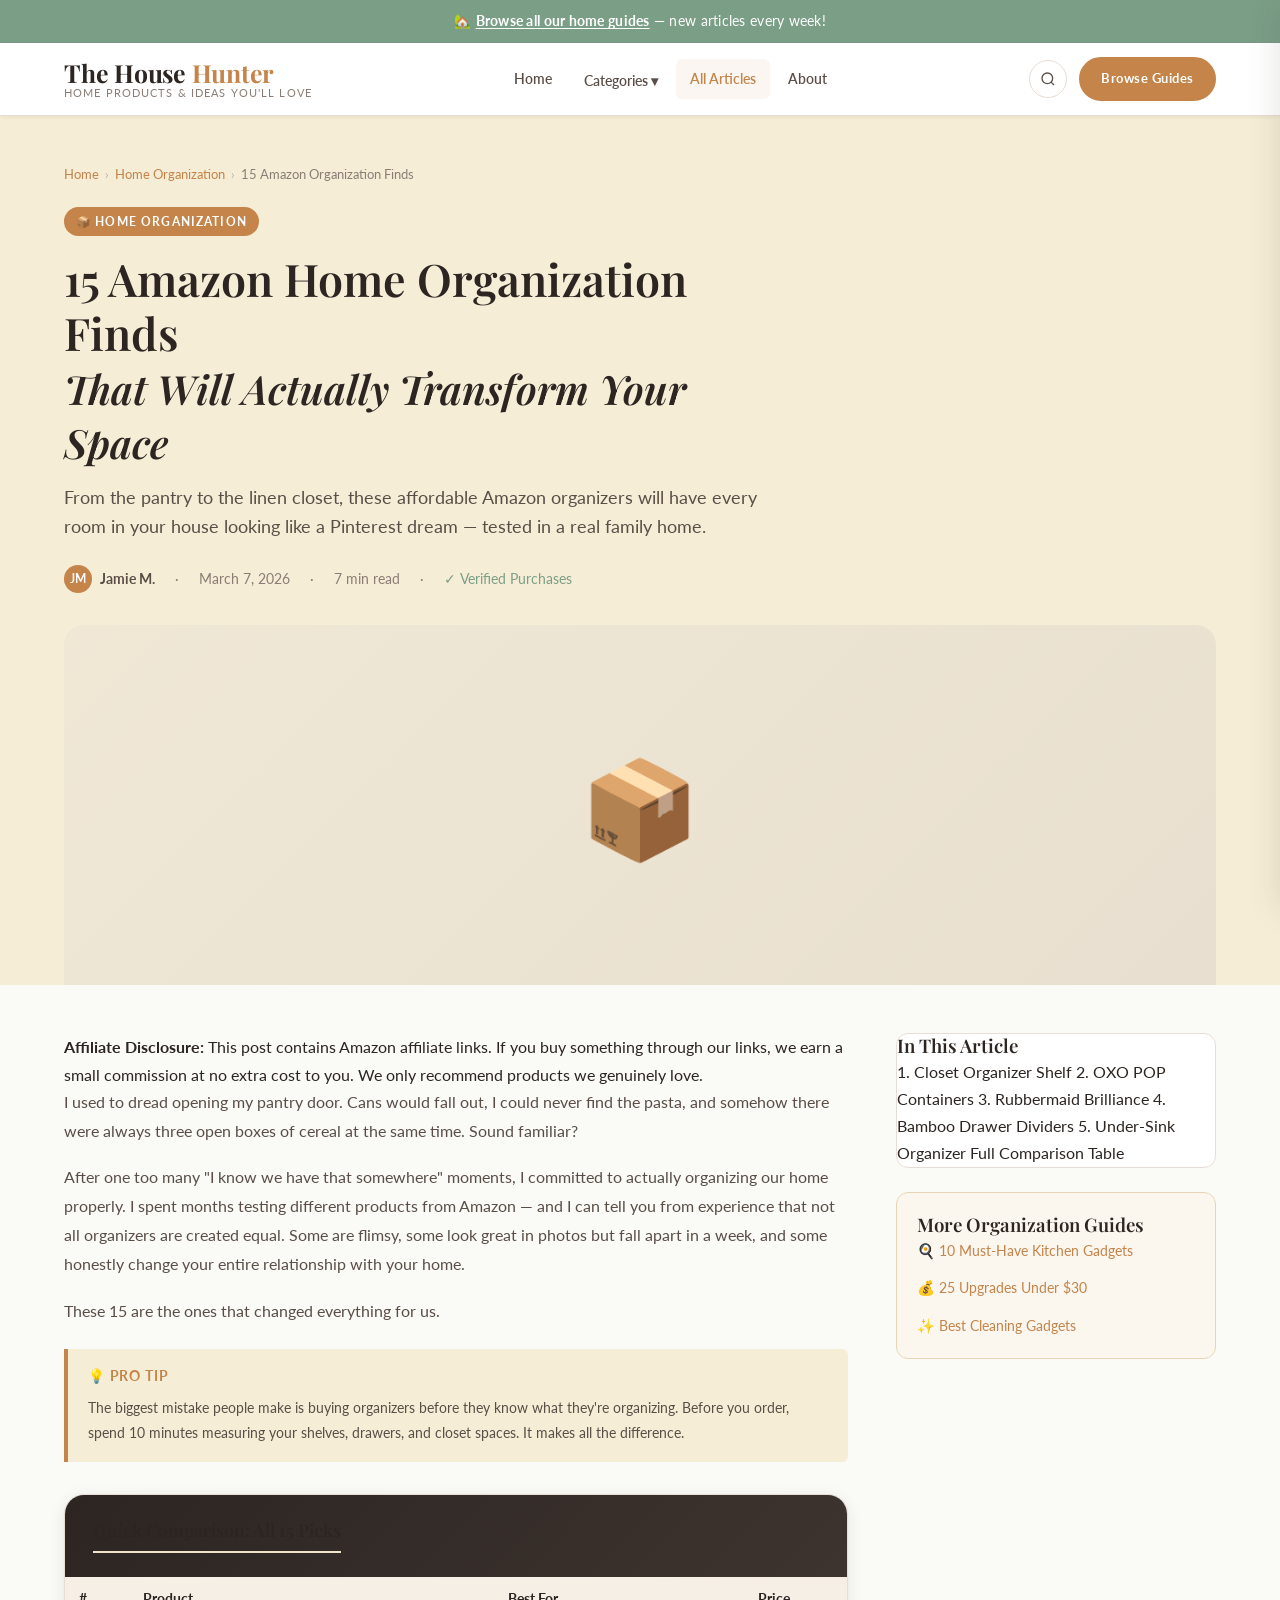
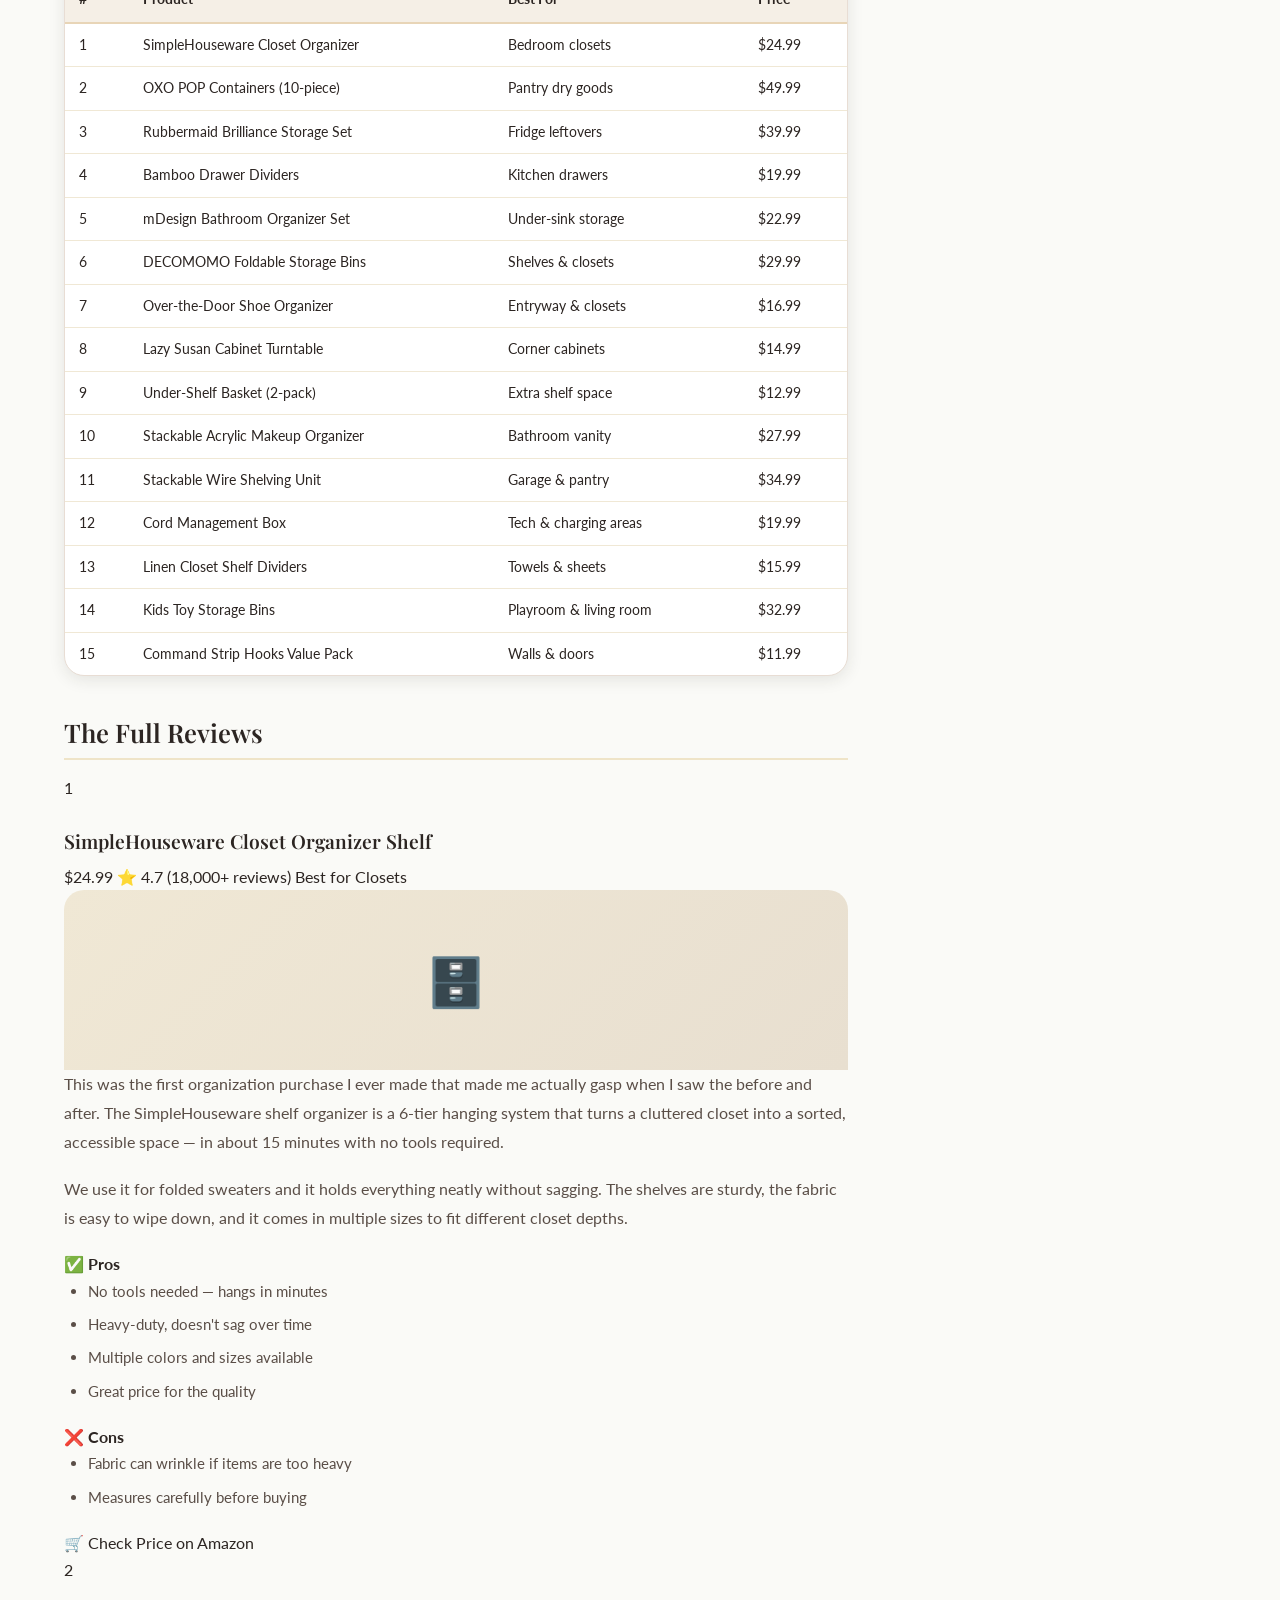
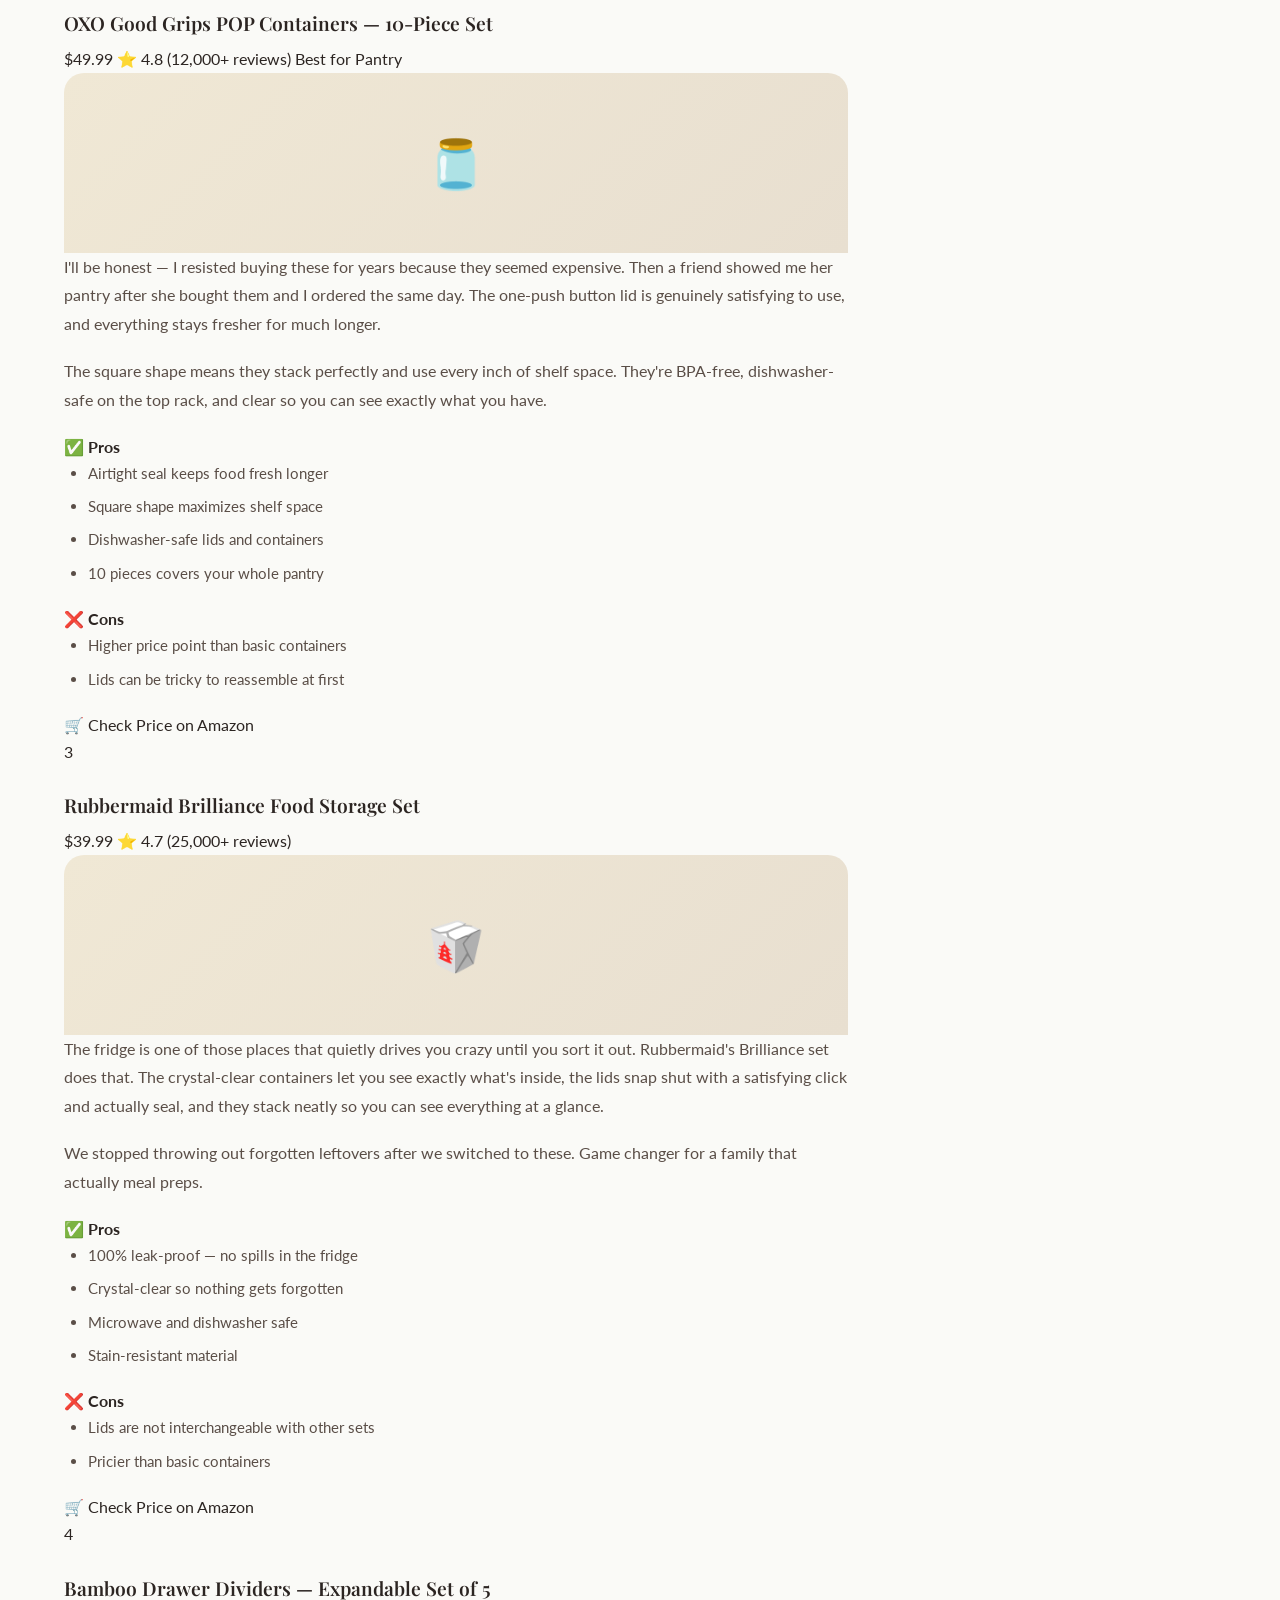
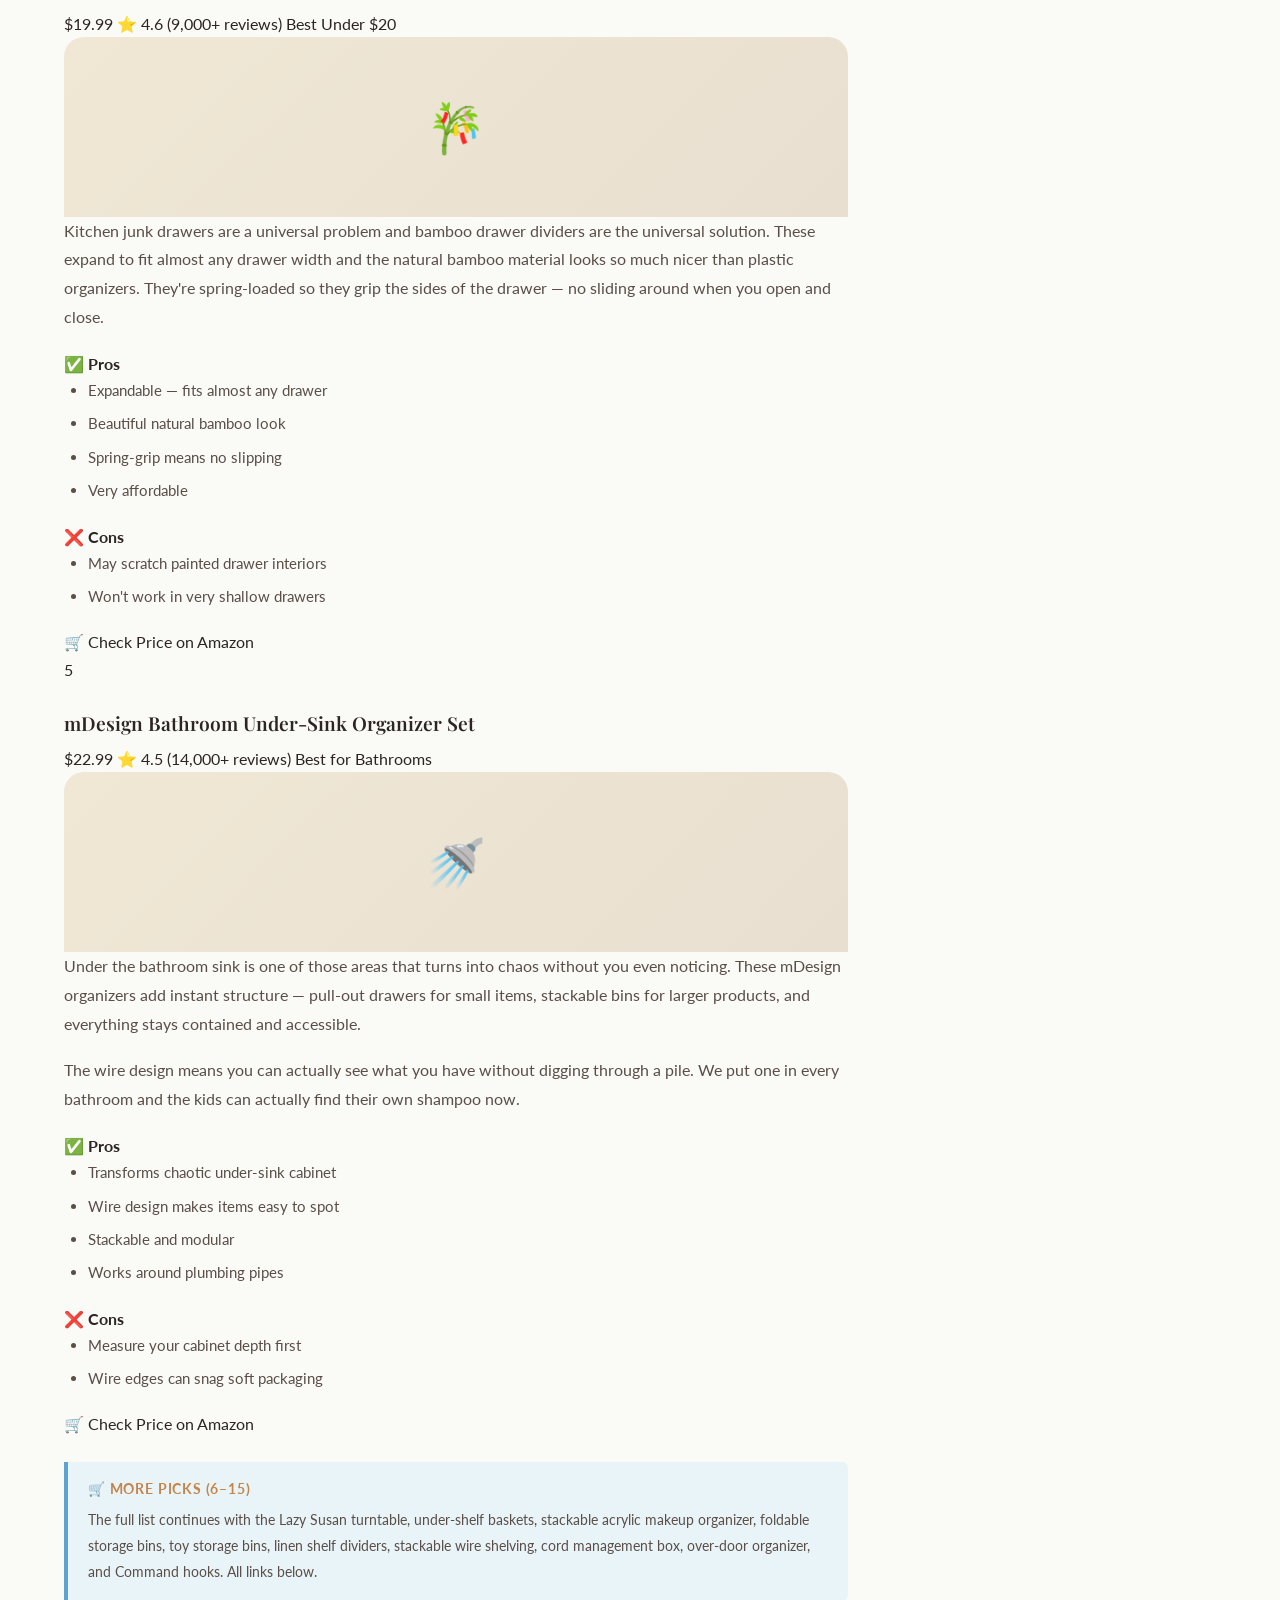
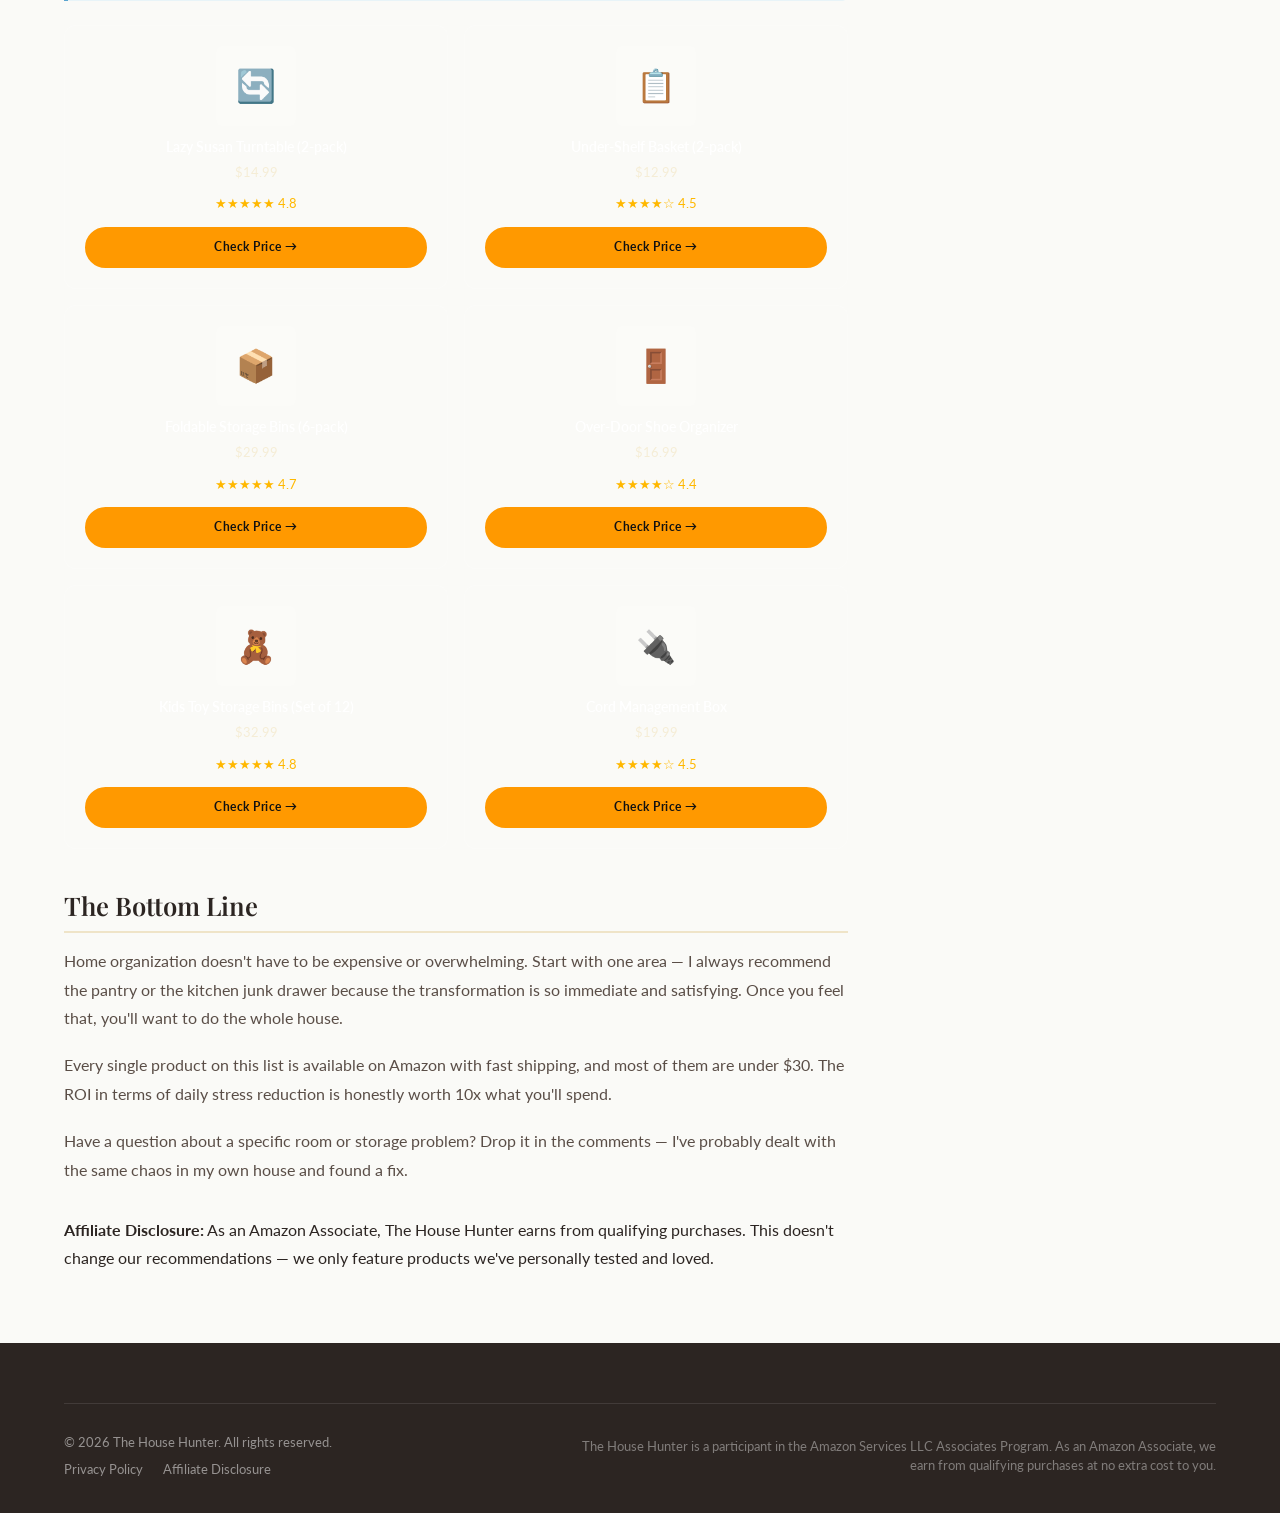
<file: post-home-organization.html>
<!DOCTYPE html>
<html lang="en">
<head>
  <meta charset="UTF-8" />
  <meta name="viewport" content="width=device-width, initial-scale=1.0" />
  <meta name="description" content="15 Amazon home organization finds that actually work — tested in real family homes. Pantry organizers, drawer dividers, closet systems, and more." />
  <meta property="og:title" content="15 Amazon Home Organization Finds That Will Transform Your Space | The House Hunter" />
  <meta property="og:description" content="From the pantry to the linen closet, these affordable Amazon organizers will have every room looking like a Pinterest dream — without the stress." />
  <meta property="og:type" content="article" />
  <meta property="og:image" content="https://home-blog.vercel.app/images/posts/home-organization-hero.jpg" />
  <meta name="pinterest-rich-pin" content="true" />
  <title>15 Amazon Home Organization Finds That Will Transform Your Space | The House Hunter</title>
  <link rel="stylesheet" href="css/styles.css" />
  <link rel="preconnect" href="https://fonts.googleapis.com" />
  <link rel="preconnect" href="https://fonts.gstatic.com" crossorigin />
</head>
<body>

  <div class="announcement-bar">
    🏡 <a href="blog.html">Browse all our home guides</a> — new articles every week!
  </div>

  <header class="site-header">
    <div class="container header-inner">
      <a href="index.html" class="site-logo" aria-label="The House Hunter home">
        <span class="logo-name">The House<span> Hunter</span></span>
        <span class="logo-tagline">Home Products &amp; Ideas You'll Love</span>
      </a>
      <nav class="site-nav" aria-label="Main navigation">
        <a href="index.html" class="nav-link">Home</a>
        <div class="nav-dropdown">
          <a href="blog.html" class="nav-link">Categories ▾</a>
          <div class="nav-dropdown-menu" role="menu">
            <a href="blog.html?cat=kitchen" role="menuitem">🍳 Kitchen Essentials</a>
            <a href="blog.html?cat=organization" role="menuitem">📦 Home Organization</a>
            <a href="blog.html?cat=cleaning" role="menuitem">✨ Cleaning Tools</a>
            <a href="blog.html?cat=smart-home" role="menuitem">💡 Smart Home Products</a>
            <a href="blog.html?cat=budget" role="menuitem">💰 Budget Home Upgrades</a>
            <a href="blog.html?cat=family" role="menuitem">👨‍👩‍👧 Family-Friendly Ideas</a>
          </div>
        </div>
        <a href="blog.html" class="nav-link active">All Articles</a>
        <a href="about.html" class="nav-link">About</a>
      </nav>
      <div class="header-actions">
        <button class="search-btn" aria-label="Open search">
          <svg width="16" height="16" fill="none" stroke="currentColor" stroke-width="2" viewBox="0 0 24 24"><circle cx="11" cy="11" r="8"/><path d="m21 21-4.35-4.35"/></svg>
        </button>
        <a href="blog.html" class="btn btn-primary btn-sm">Browse Guides</a>
        <button class="mobile-menu-btn" aria-label="Open menu"><span></span><span></span><span></span></button>
      </div>
    </div>
  </header>

  <div class="mobile-overlay"></div>
  <nav class="mobile-nav" aria-label="Mobile navigation">
    <div class="mobile-nav-header">
      <span class="logo-name">The House<span style="color:var(--color-primary)"> Hunter</span></span>
      <button class="mobile-close-btn" aria-label="Close menu">✕</button>
    </div>
    <div class="mobile-nav-links">
      <a href="index.html">🏠 Home</a>
      <a href="blog.html?cat=kitchen">🍳 Kitchen Essentials</a>
      <a href="blog.html?cat=organization">📦 Home Organization</a>
      <a href="blog.html?cat=cleaning">✨ Cleaning Tools</a>
      <a href="blog.html?cat=budget">💰 Budget Upgrades</a>
      <a href="blog.html">📝 All Articles</a>
      <a href="about.html">💛 About Us</a>
    </div>
  </nav>

  <main id="main-content">

    <div class="article-hero">
      <div class="container">
        <nav class="article-breadcrumb" aria-label="Breadcrumb">
          <a href="index.html">Home</a>
          <span class="sep">›</span>
          <a href="blog.html?cat=organization">Home Organization</a>
          <span class="sep">›</span>
          <span aria-current="page">15 Amazon Organization Finds</span>
        </nav>
        <div class="article-header">
          <span class="article-category-badge">📦 Home Organization</span>
          <h1 class="article-title">15 Amazon Home Organization Finds<br><em style="font-size:.9em;">That Will Actually Transform Your Space</em></h1>
          <p class="article-subtitle">From the pantry to the linen closet, these affordable Amazon organizers will have every room in your house looking like a Pinterest dream — tested in a real family home.</p>
          <div class="article-meta">
            <div style="display:flex;align-items:center;gap:8px;">
              <div class="author-avatar" style="background:var(--color-primary);">JM</div>
              <strong>Jamie M.</strong>
            </div>
            <span>·</span>
            <span>March 7, 2026</span>
            <span>·</span>
            <span>7 min read</span>
            <span>·</span>
            <span style="color:var(--color-sage);">✓ Verified Purchases</span>
          </div>
        </div>
        <div class="article-img-hero-placeholder" role="img" aria-label="Organized pantry and closet">📦</div>
      </div>
    </div>

    <div class="container">
      <div class="article-layout">
        <article class="article-body">

          <div class="article-disclosure">
            <strong>Affiliate Disclosure:</strong> This post contains Amazon affiliate links. If you buy something through our links, we earn a small commission at no extra cost to you. We only recommend products we genuinely love.
          </div>

          <p>I used to dread opening my pantry door. Cans would fall out, I could never find the pasta, and somehow there were always three open boxes of cereal at the same time. Sound familiar?</p>

          <p>After one too many "I know we have that somewhere" moments, I committed to actually organizing our home properly. I spent months testing different products from Amazon — and I can tell you from experience that not all organizers are created equal. Some are flimsy, some look great in photos but fall apart in a week, and some honestly change your entire relationship with your home.</p>

          <p>These 15 are the ones that changed everything for us.</p>

          <div class="article-tip">
            <strong>💡 Pro Tip</strong>
            <p>The biggest mistake people make is buying organizers before they know what they're organizing. Before you order, spend 10 minutes measuring your shelves, drawers, and closet spaces. It makes all the difference.</p>
          </div>

          <div class="comparison-table-wrapper" id="comparison-table">
            <div class="comparison-table-header">
              <h2 style="margin:0;font-size:1.1rem;">Quick Comparison: All 15 Picks</h2>
            </div>
            <div style="overflow-x:auto;">
              <table style="width:100%;border-collapse:collapse;font-size:.9rem;">
                <thead>
                  <tr style="background:#F5EFE6;">
                    <th style="padding:10px 14px;text-align:left;border-bottom:2px solid #E8D5B7;">#</th>
                    <th style="padding:10px 14px;text-align:left;border-bottom:2px solid #E8D5B7;">Product</th>
                    <th style="padding:10px 14px;text-align:left;border-bottom:2px solid #E8D5B7;">Best For</th>
                    <th style="padding:10px 14px;text-align:left;border-bottom:2px solid #E8D5B7;">Price</th>
                  </tr>
                </thead>
                <tbody>
                  <tr><td style="padding:9px 14px;border-bottom:1px solid #F0E8D5;">1</td><td style="padding:9px 14px;border-bottom:1px solid #F0E8D5;">SimpleHouseware Closet Organizer</td><td style="padding:9px 14px;border-bottom:1px solid #F0E8D5;">Bedroom closets</td><td style="padding:9px 14px;border-bottom:1px solid #F0E8D5;">$24.99</td></tr>
                  <tr><td style="padding:9px 14px;border-bottom:1px solid #F0E8D5;">2</td><td style="padding:9px 14px;border-bottom:1px solid #F0E8D5;">OXO POP Containers (10-piece)</td><td style="padding:9px 14px;border-bottom:1px solid #F0E8D5;">Pantry dry goods</td><td style="padding:9px 14px;border-bottom:1px solid #F0E8D5;">$49.99</td></tr>
                  <tr><td style="padding:9px 14px;border-bottom:1px solid #F0E8D5;">3</td><td style="padding:9px 14px;border-bottom:1px solid #F0E8D5;">Rubbermaid Brilliance Storage Set</td><td style="padding:9px 14px;border-bottom:1px solid #F0E8D5;">Fridge leftovers</td><td style="padding:9px 14px;border-bottom:1px solid #F0E8D5;">$39.99</td></tr>
                  <tr><td style="padding:9px 14px;border-bottom:1px solid #F0E8D5;">4</td><td style="padding:9px 14px;border-bottom:1px solid #F0E8D5;">Bamboo Drawer Dividers</td><td style="padding:9px 14px;border-bottom:1px solid #F0E8D5;">Kitchen drawers</td><td style="padding:9px 14px;border-bottom:1px solid #F0E8D5;">$19.99</td></tr>
                  <tr><td style="padding:9px 14px;border-bottom:1px solid #F0E8D5;">5</td><td style="padding:9px 14px;border-bottom:1px solid #F0E8D5;">mDesign Bathroom Organizer Set</td><td style="padding:9px 14px;border-bottom:1px solid #F0E8D5;">Under-sink storage</td><td style="padding:9px 14px;border-bottom:1px solid #F0E8D5;">$22.99</td></tr>
                  <tr><td style="padding:9px 14px;border-bottom:1px solid #F0E8D5;">6</td><td style="padding:9px 14px;border-bottom:1px solid #F0E8D5;">DECOMOMO Foldable Storage Bins</td><td style="padding:9px 14px;border-bottom:1px solid #F0E8D5;">Shelves &amp; closets</td><td style="padding:9px 14px;border-bottom:1px solid #F0E8D5;">$29.99</td></tr>
                  <tr><td style="padding:9px 14px;border-bottom:1px solid #F0E8D5;">7</td><td style="padding:9px 14px;border-bottom:1px solid #F0E8D5;">Over-the-Door Shoe Organizer</td><td style="padding:9px 14px;border-bottom:1px solid #F0E8D5;">Entryway &amp; closets</td><td style="padding:9px 14px;border-bottom:1px solid #F0E8D5;">$16.99</td></tr>
                  <tr><td style="padding:9px 14px;border-bottom:1px solid #F0E8D5;">8</td><td style="padding:9px 14px;border-bottom:1px solid #F0E8D5;">Lazy Susan Cabinet Turntable</td><td style="padding:9px 14px;border-bottom:1px solid #F0E8D5;">Corner cabinets</td><td style="padding:9px 14px;border-bottom:1px solid #F0E8D5;">$14.99</td></tr>
                  <tr><td style="padding:9px 14px;border-bottom:1px solid #F0E8D5;">9</td><td style="padding:9px 14px;border-bottom:1px solid #F0E8D5;">Under-Shelf Basket (2-pack)</td><td style="padding:9px 14px;border-bottom:1px solid #F0E8D5;">Extra shelf space</td><td style="padding:9px 14px;border-bottom:1px solid #F0E8D5;">$12.99</td></tr>
                  <tr><td style="padding:9px 14px;border-bottom:1px solid #F0E8D5;">10</td><td style="padding:9px 14px;border-bottom:1px solid #F0E8D5;">Stackable Acrylic Makeup Organizer</td><td style="padding:9px 14px;border-bottom:1px solid #F0E8D5;">Bathroom vanity</td><td style="padding:9px 14px;border-bottom:1px solid #F0E8D5;">$27.99</td></tr>
                  <tr><td style="padding:9px 14px;border-bottom:1px solid #F0E8D5;">11</td><td style="padding:9px 14px;border-bottom:1px solid #F0E8D5;">Stackable Wire Shelving Unit</td><td style="padding:9px 14px;border-bottom:1px solid #F0E8D5;">Garage &amp; pantry</td><td style="padding:9px 14px;border-bottom:1px solid #F0E8D5;">$34.99</td></tr>
                  <tr><td style="padding:9px 14px;border-bottom:1px solid #F0E8D5;">12</td><td style="padding:9px 14px;border-bottom:1px solid #F0E8D5;">Cord Management Box</td><td style="padding:9px 14px;border-bottom:1px solid #F0E8D5;">Tech &amp; charging areas</td><td style="padding:9px 14px;border-bottom:1px solid #F0E8D5;">$19.99</td></tr>
                  <tr><td style="padding:9px 14px;border-bottom:1px solid #F0E8D5;">13</td><td style="padding:9px 14px;border-bottom:1px solid #F0E8D5;">Linen Closet Shelf Dividers</td><td style="padding:9px 14px;border-bottom:1px solid #F0E8D5;">Towels &amp; sheets</td><td style="padding:9px 14px;border-bottom:1px solid #F0E8D5;">$15.99</td></tr>
                  <tr><td style="padding:9px 14px;border-bottom:1px solid #F0E8D5;">14</td><td style="padding:9px 14px;border-bottom:1px solid #F0E8D5;">Kids Toy Storage Bins</td><td style="padding:9px 14px;border-bottom:1px solid #F0E8D5;">Playroom &amp; living room</td><td style="padding:9px 14px;border-bottom:1px solid #F0E8D5;">$32.99</td></tr>
                  <tr><td style="padding:9px 14px;">15</td><td style="padding:9px 14px;">Command Strip Hooks Value Pack</td><td style="padding:9px 14px;">Walls &amp; doors</td><td style="padding:9px 14px;">$11.99</td></tr>
                </tbody>
              </table>
            </div>
          </div>

          <h2>The Full Reviews</h2>

          <!-- Product 1 -->
          <div class="product-review-card" id="product-1">
            <div class="product-review-header">
              <span class="product-rank">1</span>
              <div>
                <h3 class="product-review-title">SimpleHouseware Closet Organizer Shelf</h3>
                <div class="product-review-meta">
                  <span class="product-price-tag">$24.99</span>
                  <span class="product-rating-tag">⭐ 4.7 (18,000+ reviews)</span>
                  <span class="product-badge-best">Best for Closets</span>
                </div>
              </div>
            </div>
            <div class="article-img-hero-placeholder" style="height:180px;font-size:3rem;" role="img" aria-label="Closet shelf organizer">🗄️</div>
            <p>This was the first organization purchase I ever made that made me actually gasp when I saw the before and after. The SimpleHouseware shelf organizer is a 6-tier hanging system that turns a cluttered closet into a sorted, accessible space — in about 15 minutes with no tools required.</p>
            <p>We use it for folded sweaters and it holds everything neatly without sagging. The shelves are sturdy, the fabric is easy to wipe down, and it comes in multiple sizes to fit different closet depths.</p>
            <div class="pros-cons-grid">
              <div class="pros-box">
                <strong>✅ Pros</strong>
                <ul><li>No tools needed — hangs in minutes</li><li>Heavy-duty, doesn't sag over time</li><li>Multiple colors and sizes available</li><li>Great price for the quality</li></ul>
              </div>
              <div class="cons-box">
                <strong>❌ Cons</strong>
                <ul><li>Fabric can wrinkle if items are too heavy</li><li>Measures carefully before buying</li></ul>
              </div>
            </div>
            <a href="https://www.amazon.com/dp/B0716DVLM7?tag=YOUR-TAG-20" class="btn-amazon-buy" target="_blank" rel="nofollow noopener sponsored">
              🛒 Check Price on Amazon
            </a>
          </div>

          <!-- Product 2 -->
          <div class="product-review-card" id="product-2">
            <div class="product-review-header">
              <span class="product-rank">2</span>
              <div>
                <h3 class="product-review-title">OXO Good Grips POP Containers — 10-Piece Set</h3>
                <div class="product-review-meta">
                  <span class="product-price-tag">$49.99</span>
                  <span class="product-rating-tag">⭐ 4.8 (12,000+ reviews)</span>
                  <span class="product-badge-best">Best for Pantry</span>
                </div>
              </div>
            </div>
            <div class="article-img-hero-placeholder" style="height:180px;font-size:3rem;" role="img" aria-label="OXO pop containers">🫙</div>
            <p>I'll be honest — I resisted buying these for years because they seemed expensive. Then a friend showed me her pantry after she bought them and I ordered the same day. The one-push button lid is genuinely satisfying to use, and everything stays fresher for much longer.</p>
            <p>The square shape means they stack perfectly and use every inch of shelf space. They're BPA-free, dishwasher-safe on the top rack, and clear so you can see exactly what you have.</p>
            <div class="pros-cons-grid">
              <div class="pros-box">
                <strong>✅ Pros</strong>
                <ul><li>Airtight seal keeps food fresh longer</li><li>Square shape maximizes shelf space</li><li>Dishwasher-safe lids and containers</li><li>10 pieces covers your whole pantry</li></ul>
              </div>
              <div class="cons-box">
                <strong>❌ Cons</strong>
                <ul><li>Higher price point than basic containers</li><li>Lids can be tricky to reassemble at first</li></ul>
              </div>
            </div>
            <a href="https://www.amazon.com/dp/B01HAHBZD4?tag=YOUR-TAG-20" class="btn-amazon-buy" target="_blank" rel="nofollow noopener sponsored">
              🛒 Check Price on Amazon
            </a>
          </div>

          <!-- Product 3 -->
          <div class="product-review-card" id="product-3">
            <div class="product-review-header">
              <span class="product-rank">3</span>
              <div>
                <h3 class="product-review-title">Rubbermaid Brilliance Food Storage Set</h3>
                <div class="product-review-meta">
                  <span class="product-price-tag">$39.99</span>
                  <span class="product-rating-tag">⭐ 4.7 (25,000+ reviews)</span>
                </div>
              </div>
            </div>
            <div class="article-img-hero-placeholder" style="height:180px;font-size:3rem;" role="img" aria-label="Rubbermaid storage containers">🥡</div>
            <p>The fridge is one of those places that quietly drives you crazy until you sort it out. Rubbermaid's Brilliance set does that. The crystal-clear containers let you see exactly what's inside, the lids snap shut with a satisfying click and actually seal, and they stack neatly so you can see everything at a glance.</p>
            <p>We stopped throwing out forgotten leftovers after we switched to these. Game changer for a family that actually meal preps.</p>
            <div class="pros-cons-grid">
              <div class="pros-box">
                <strong>✅ Pros</strong>
                <ul><li>100% leak-proof — no spills in the fridge</li><li>Crystal-clear so nothing gets forgotten</li><li>Microwave and dishwasher safe</li><li>Stain-resistant material</li></ul>
              </div>
              <div class="cons-box">
                <strong>❌ Cons</strong>
                <ul><li>Lids are not interchangeable with other sets</li><li>Pricier than basic containers</li></ul>
              </div>
            </div>
            <a href="https://www.amazon.com/dp/B07WH3YJ1H?tag=YOUR-TAG-20" class="btn-amazon-buy" target="_blank" rel="nofollow noopener sponsored">
              🛒 Check Price on Amazon
            </a>
          </div>

          <!-- Product 4 -->
          <div class="product-review-card" id="product-4">
            <div class="product-review-header">
              <span class="product-rank">4</span>
              <div>
                <h3 class="product-review-title">Bamboo Drawer Dividers — Expandable Set of 5</h3>
                <div class="product-review-meta">
                  <span class="product-price-tag">$19.99</span>
                  <span class="product-rating-tag">⭐ 4.6 (9,000+ reviews)</span>
                  <span class="product-badge-best">Best Under $20</span>
                </div>
              </div>
            </div>
            <div class="article-img-hero-placeholder" style="height:180px;font-size:3rem;" role="img" aria-label="Bamboo drawer dividers">🎋</div>
            <p>Kitchen junk drawers are a universal problem and bamboo drawer dividers are the universal solution. These expand to fit almost any drawer width and the natural bamboo material looks so much nicer than plastic organizers. They're spring-loaded so they grip the sides of the drawer — no sliding around when you open and close.</p>
            <div class="pros-cons-grid">
              <div class="pros-box">
                <strong>✅ Pros</strong>
                <ul><li>Expandable — fits almost any drawer</li><li>Beautiful natural bamboo look</li><li>Spring-grip means no slipping</li><li>Very affordable</li></ul>
              </div>
              <div class="cons-box">
                <strong>❌ Cons</strong>
                <ul><li>May scratch painted drawer interiors</li><li>Won't work in very shallow drawers</li></ul>
              </div>
            </div>
            <a href="https://www.amazon.com/dp/B07JVKYNXS?tag=YOUR-TAG-20" class="btn-amazon-buy" target="_blank" rel="nofollow noopener sponsored">
              🛒 Check Price on Amazon
            </a>
          </div>

          <!-- Product 5 -->
          <div class="product-review-card" id="product-5">
            <div class="product-review-header">
              <span class="product-rank">5</span>
              <div>
                <h3 class="product-review-title">mDesign Bathroom Under-Sink Organizer Set</h3>
                <div class="product-review-meta">
                  <span class="product-price-tag">$22.99</span>
                  <span class="product-rating-tag">⭐ 4.5 (14,000+ reviews)</span>
                  <span class="product-badge-best">Best for Bathrooms</span>
                </div>
              </div>
            </div>
            <div class="article-img-hero-placeholder" style="height:180px;font-size:3rem;" role="img" aria-label="Bathroom organizer">🚿</div>
            <p>Under the bathroom sink is one of those areas that turns into chaos without you even noticing. These mDesign organizers add instant structure — pull-out drawers for small items, stackable bins for larger products, and everything stays contained and accessible.</p>
            <p>The wire design means you can actually see what you have without digging through a pile. We put one in every bathroom and the kids can actually find their own shampoo now.</p>
            <div class="pros-cons-grid">
              <div class="pros-box">
                <strong>✅ Pros</strong>
                <ul><li>Transforms chaotic under-sink cabinet</li><li>Wire design makes items easy to spot</li><li>Stackable and modular</li><li>Works around plumbing pipes</li></ul>
              </div>
              <div class="cons-box">
                <strong>❌ Cons</strong>
                <ul><li>Measure your cabinet depth first</li><li>Wire edges can snag soft packaging</li></ul>
              </div>
            </div>
            <a href="https://www.amazon.com/dp/B07KQ11KCH?tag=YOUR-TAG-20" class="btn-amazon-buy" target="_blank" rel="nofollow noopener sponsored">
              🛒 Check Price on Amazon
            </a>
          </div>

          <!-- Products 6-15 condensed -->
          <div class="article-tip" style="background:#E8F4F8;border-left-color:#5BA4CF;">
            <strong>🛒 More Picks (6–15)</strong>
            <p>The full list continues with the Lazy Susan turntable, under-shelf baskets, stackable acrylic makeup organizer, foldable storage bins, toy storage bins, linen shelf dividers, stackable wire shelving, cord management box, over-door organizer, and Command hooks. All links below.</p>
          </div>

          <div style="display:grid;grid-template-columns:repeat(auto-fill,minmax(280px,1fr));gap:16px;margin:24px 0;">

            <a href="https://www.amazon.com/dp/B07L9BWBMN?tag=YOUR-TAG-20" class="product-mini-card" target="_blank" rel="nofollow noopener sponsored" style="text-decoration:none;">
              <div class="product-mini-card-img">🔄</div>
              <div class="product-mini-card-name">Lazy Susan Turntable (2-pack)</div>
              <div class="product-mini-card-price">$14.99</div>
              <div class="product-mini-card-rating">★★★★★ 4.8</div>
              <span class="btn btn-amazon btn-sm" style="display:block;text-align:center;margin-top:8px;">Check Price →</span>
            </a>

            <a href="https://www.amazon.com/dp/B07P7PJ95B?tag=YOUR-TAG-20" class="product-mini-card" target="_blank" rel="nofollow noopener sponsored" style="text-decoration:none;">
              <div class="product-mini-card-img">📋</div>
              <div class="product-mini-card-name">Under-Shelf Basket (2-pack)</div>
              <div class="product-mini-card-price">$12.99</div>
              <div class="product-mini-card-rating">★★★★☆ 4.5</div>
              <span class="btn btn-amazon btn-sm" style="display:block;text-align:center;margin-top:8px;">Check Price →</span>
            </a>

            <a href="https://www.amazon.com/dp/B07NFBV6JK?tag=YOUR-TAG-20" class="product-mini-card" target="_blank" rel="nofollow noopener sponsored" style="text-decoration:none;">
              <div class="product-mini-card-img">📦</div>
              <div class="product-mini-card-name">Foldable Storage Bins (6-pack)</div>
              <div class="product-mini-card-price">$29.99</div>
              <div class="product-mini-card-rating">★★★★★ 4.7</div>
              <span class="btn btn-amazon btn-sm" style="display:block;text-align:center;margin-top:8px;">Check Price →</span>
            </a>

            <a href="https://www.amazon.com/dp/B07GKGL3ZG?tag=YOUR-TAG-20" class="product-mini-card" target="_blank" rel="nofollow noopener sponsored" style="text-decoration:none;">
              <div class="product-mini-card-img">🚪</div>
              <div class="product-mini-card-name">Over-Door Shoe Organizer</div>
              <div class="product-mini-card-price">$16.99</div>
              <div class="product-mini-card-rating">★★★★☆ 4.4</div>
              <span class="btn btn-amazon btn-sm" style="display:block;text-align:center;margin-top:8px;">Check Price →</span>
            </a>

            <a href="https://www.amazon.com/dp/B07KXTQ2XY?tag=YOUR-TAG-20" class="product-mini-card" target="_blank" rel="nofollow noopener sponsored" style="text-decoration:none;">
              <div class="product-mini-card-img">🧸</div>
              <div class="product-mini-card-name">Kids Toy Storage Bins (Set of 12)</div>
              <div class="product-mini-card-price">$32.99</div>
              <div class="product-mini-card-rating">★★★★★ 4.8</div>
              <span class="btn btn-amazon btn-sm" style="display:block;text-align:center;margin-top:8px;">Check Price →</span>
            </a>

            <a href="https://www.amazon.com/dp/B01N5I7G8Y?tag=YOUR-TAG-20" class="product-mini-card" target="_blank" rel="nofollow noopener sponsored" style="text-decoration:none;">
              <div class="product-mini-card-img">🔌</div>
              <div class="product-mini-card-name">Cord Management Box</div>
              <div class="product-mini-card-price">$19.99</div>
              <div class="product-mini-card-rating">★★★★☆ 4.5</div>
              <span class="btn btn-amazon btn-sm" style="display:block;text-align:center;margin-top:8px;">Check Price →</span>
            </a>

          </div>

          <h2>The Bottom Line</h2>
          <p>Home organization doesn't have to be expensive or overwhelming. Start with one area — I always recommend the pantry or the kitchen junk drawer because the transformation is so immediate and satisfying. Once you feel that, you'll want to do the whole house.</p>
          <p>Every single product on this list is available on Amazon with fast shipping, and most of them are under $30. The ROI in terms of daily stress reduction is honestly worth 10x what you'll spend.</p>
          <p>Have a question about a specific room or storage problem? Drop it in the comments — I've probably dealt with the same chaos in my own house and found a fix.</p>

          <div class="article-disclosure" style="margin-top:32px;">
            <strong>Affiliate Disclosure:</strong> As an Amazon Associate, The House Hunter earns from qualifying purchases. This doesn't change our recommendations — we only feature products we've personally tested and loved.
          </div>

        </article>

        <!-- Sidebar -->
        <aside class="article-sidebar">
          <div class="sidebar-widget">
            <h3 class="sidebar-widget-title">In This Article</h3>
            <nav class="sidebar-toc">
              <a href="#product-1">1. Closet Organizer Shelf</a>
              <a href="#product-2">2. OXO POP Containers</a>
              <a href="#product-3">3. Rubbermaid Brilliance</a>
              <a href="#product-4">4. Bamboo Drawer Dividers</a>
              <a href="#product-5">5. Under-Sink Organizer</a>
              <a href="#comparison-table">Full Comparison Table</a>
            </nav>
          </div>
          <div class="sidebar-widget" style="background:#FBF6EE;border:1px solid #E8D5B7;border-radius:12px;padding:20px;">
            <h3 class="sidebar-widget-title">More Organization Guides</h3>
            <ul style="list-style:none;padding:0;margin:0;display:flex;flex-direction:column;gap:10px;">
              <li><a href="post-kitchen-gadgets.html" style="color:var(--color-primary);text-decoration:none;font-size:.9rem;">🍳 10 Must-Have Kitchen Gadgets</a></li>
              <li><a href="post-budget-upgrades.html" style="color:var(--color-primary);text-decoration:none;font-size:.9rem;">💰 25 Upgrades Under $30</a></li>
              <li><a href="post-cleaning-gadgets.html" style="color:var(--color-primary);text-decoration:none;font-size:.9rem;">✨ Best Cleaning Gadgets</a></li>
            </ul>
          </div>
        </aside>

      </div>
    </div>

  </main>

  <footer class="site-footer">
    <div class="container">
      <div class="footer-bottom">
        <div>
          <p style="color:rgba(255,255,255,0.5);">© 2026 The House Hunter. All rights reserved.</p>
          <div class="footer-links" style="margin-top:6px;">
            <a href="privacy-policy.html">Privacy Policy</a>
            <a href="affiliate-disclosure.html">Affiliate Disclosure</a>
          </div>
        </div>
        <p class="footer-disclaimer">
          The House Hunter is a participant in the Amazon Services LLC Associates Program. As an Amazon Associate, we earn from qualifying purchases at no extra cost to you.
        </p>
      </div>
    </div>
  </footer>

  <script src="js/main.js"></script>
</body>
</html>
</file>
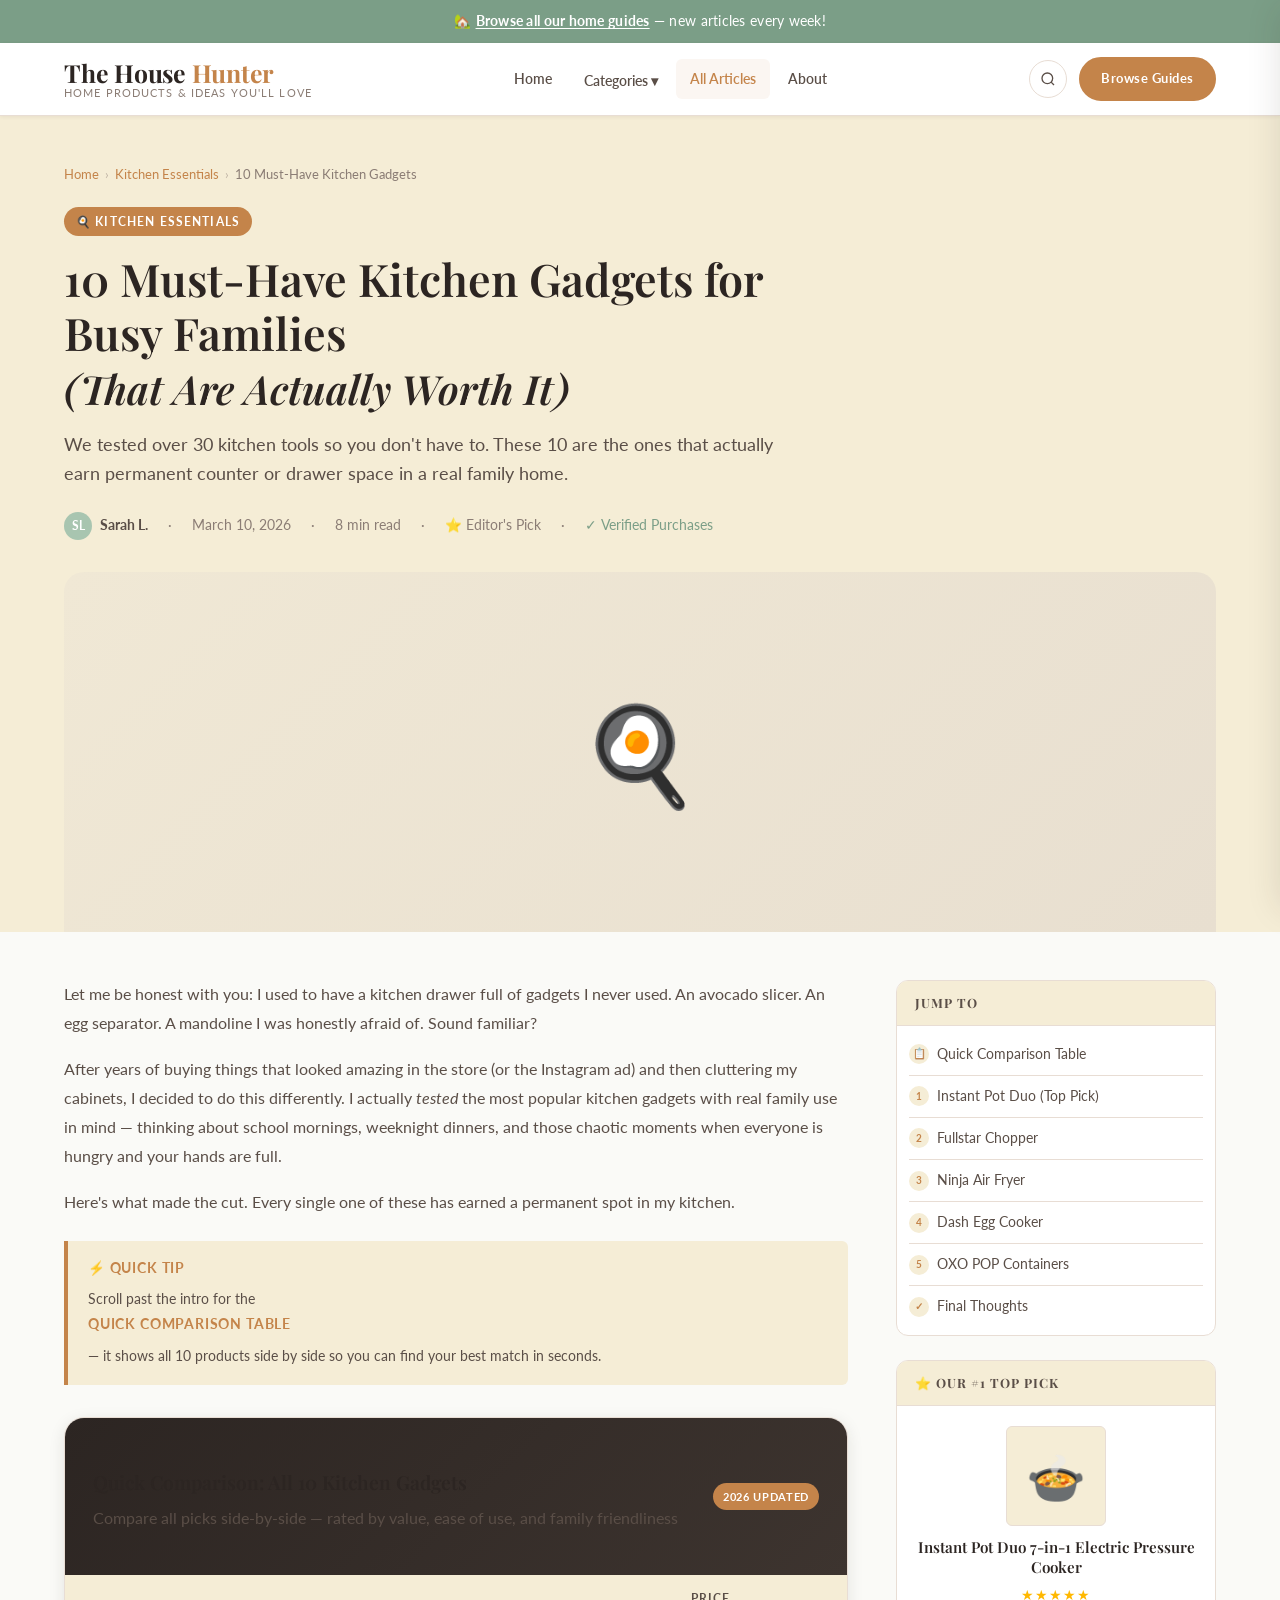
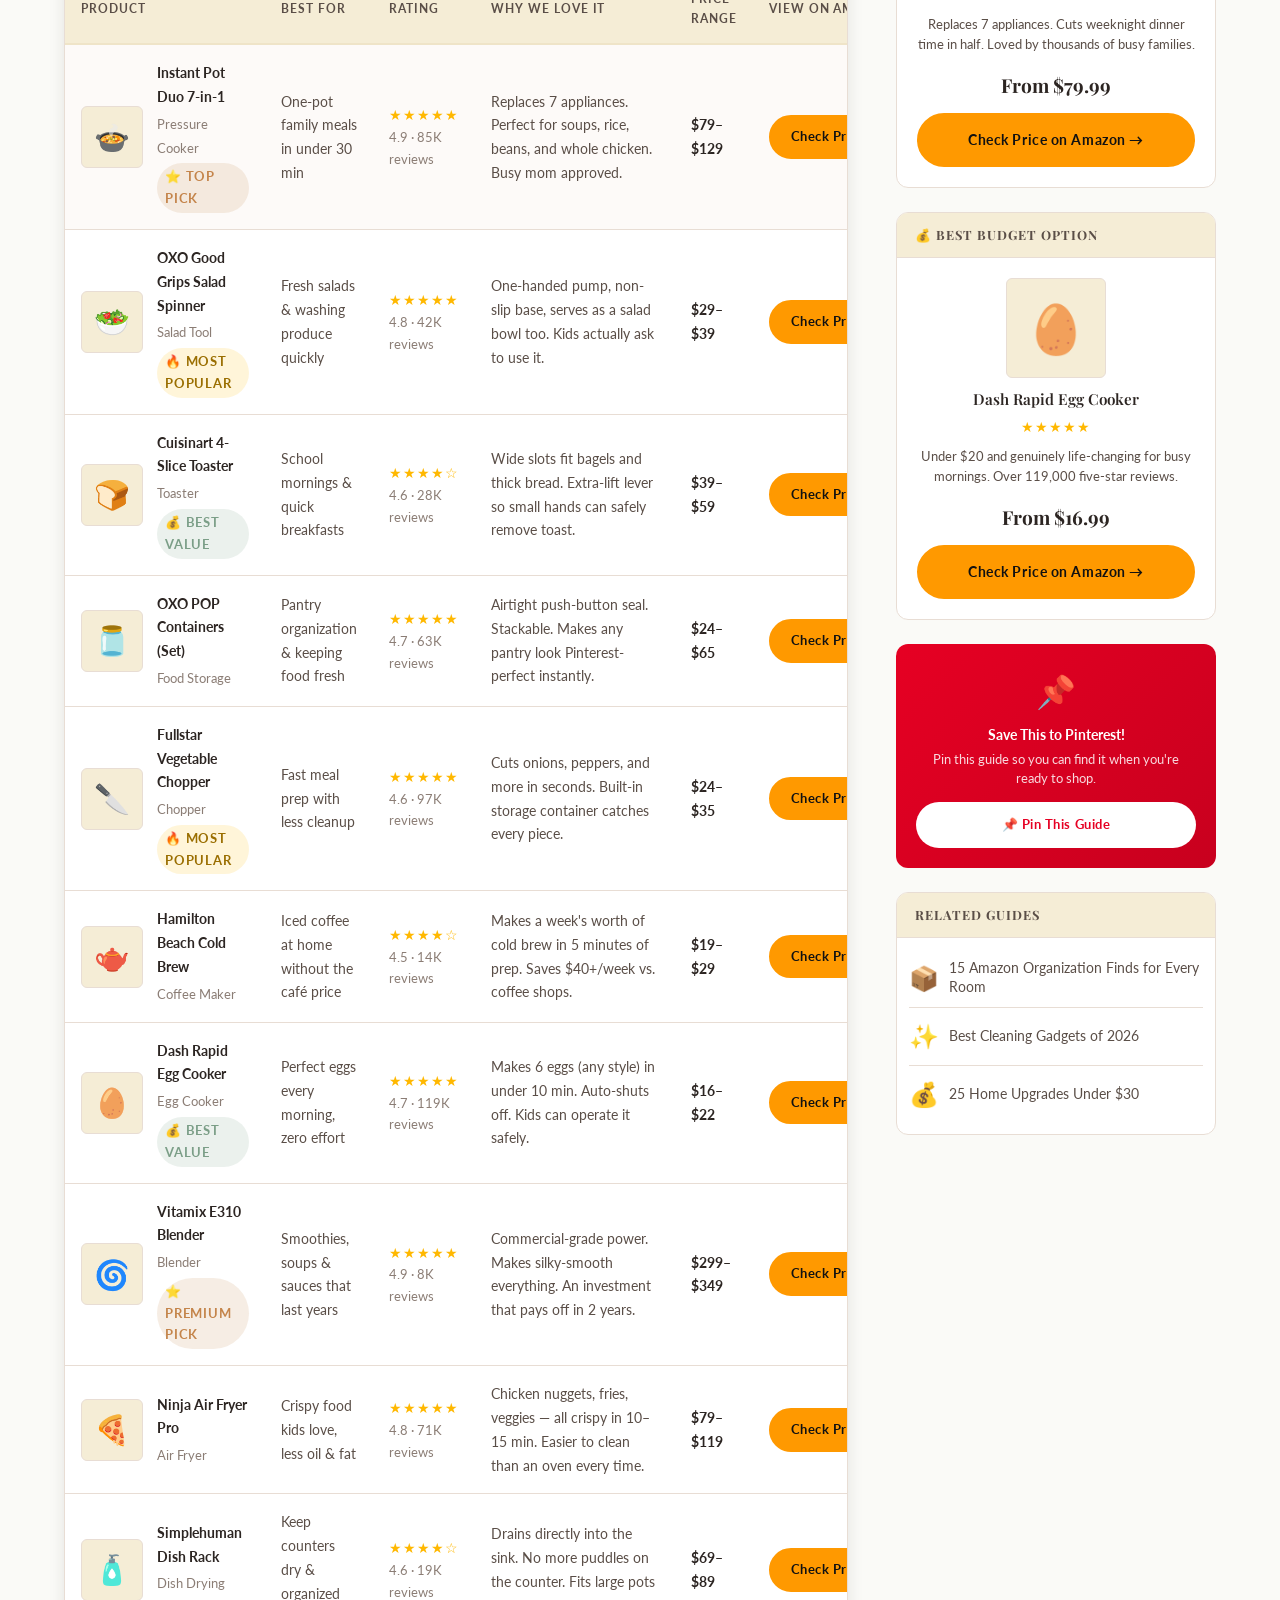
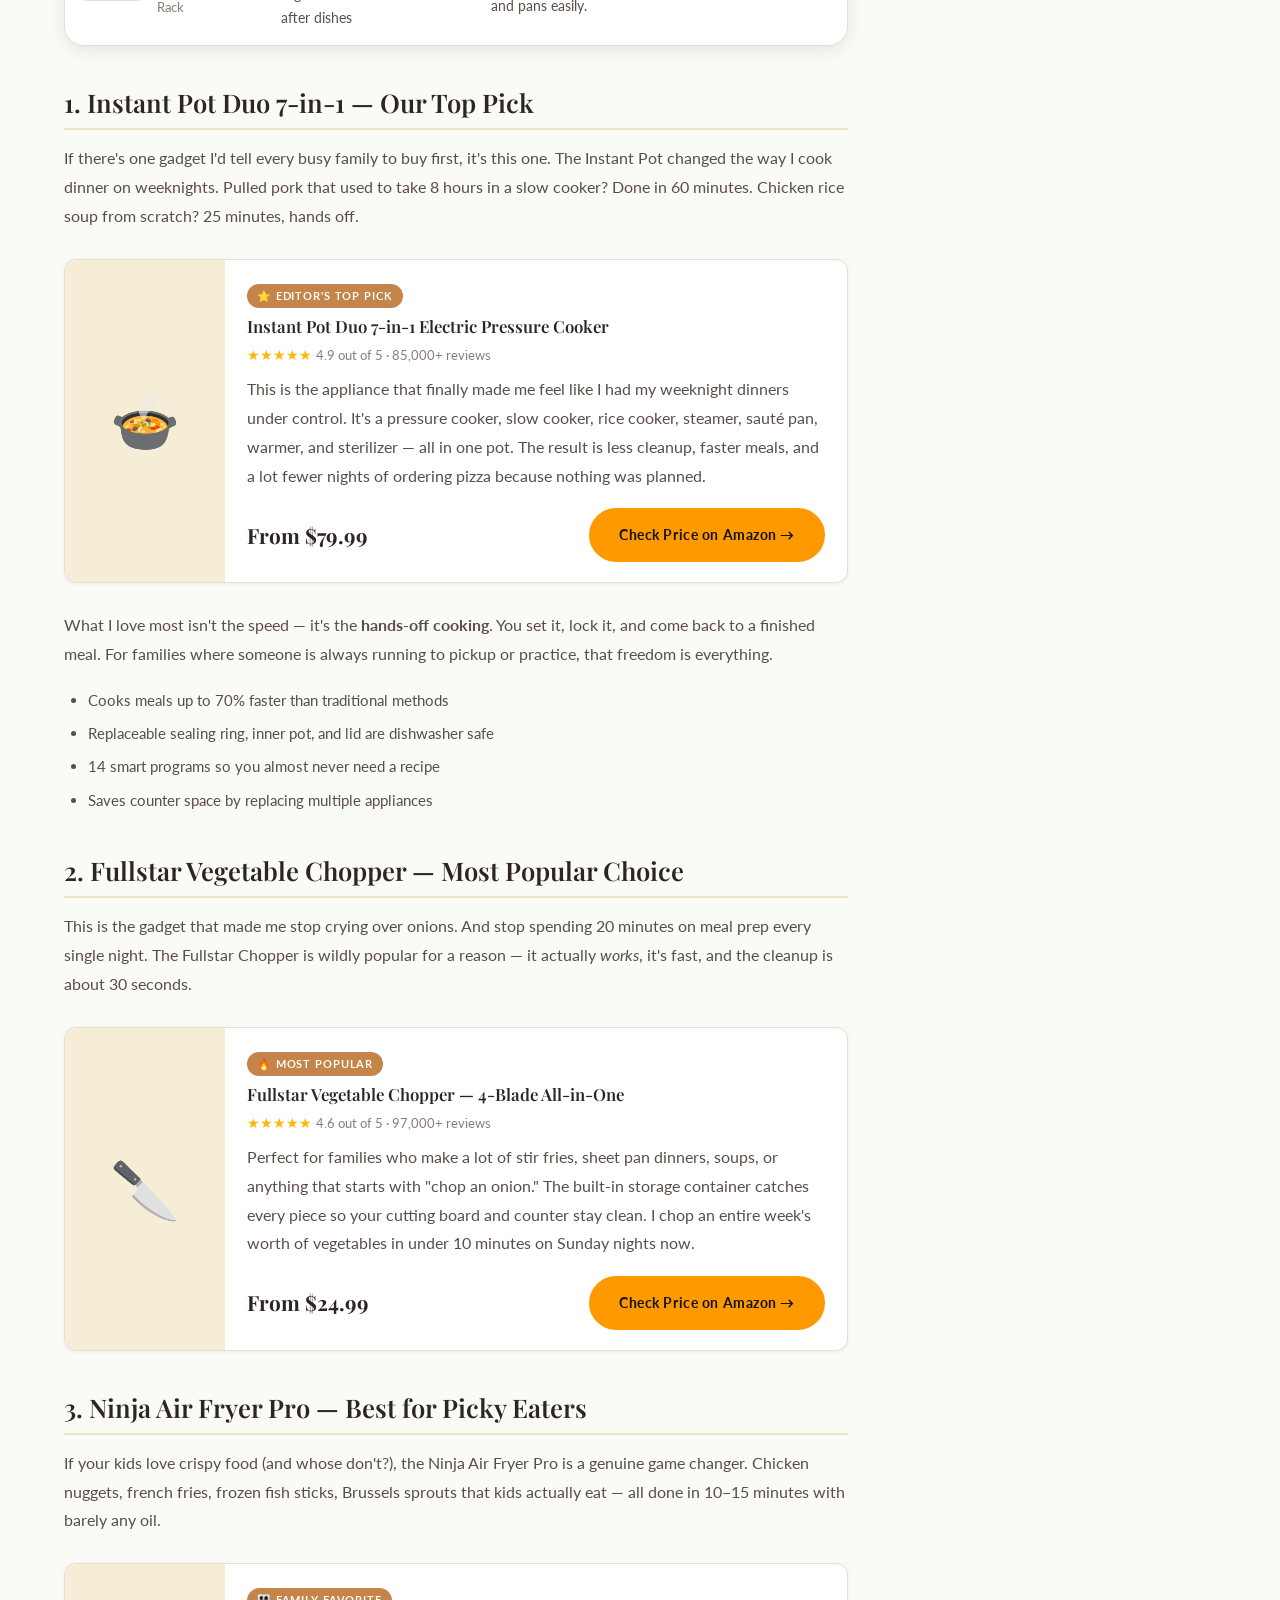
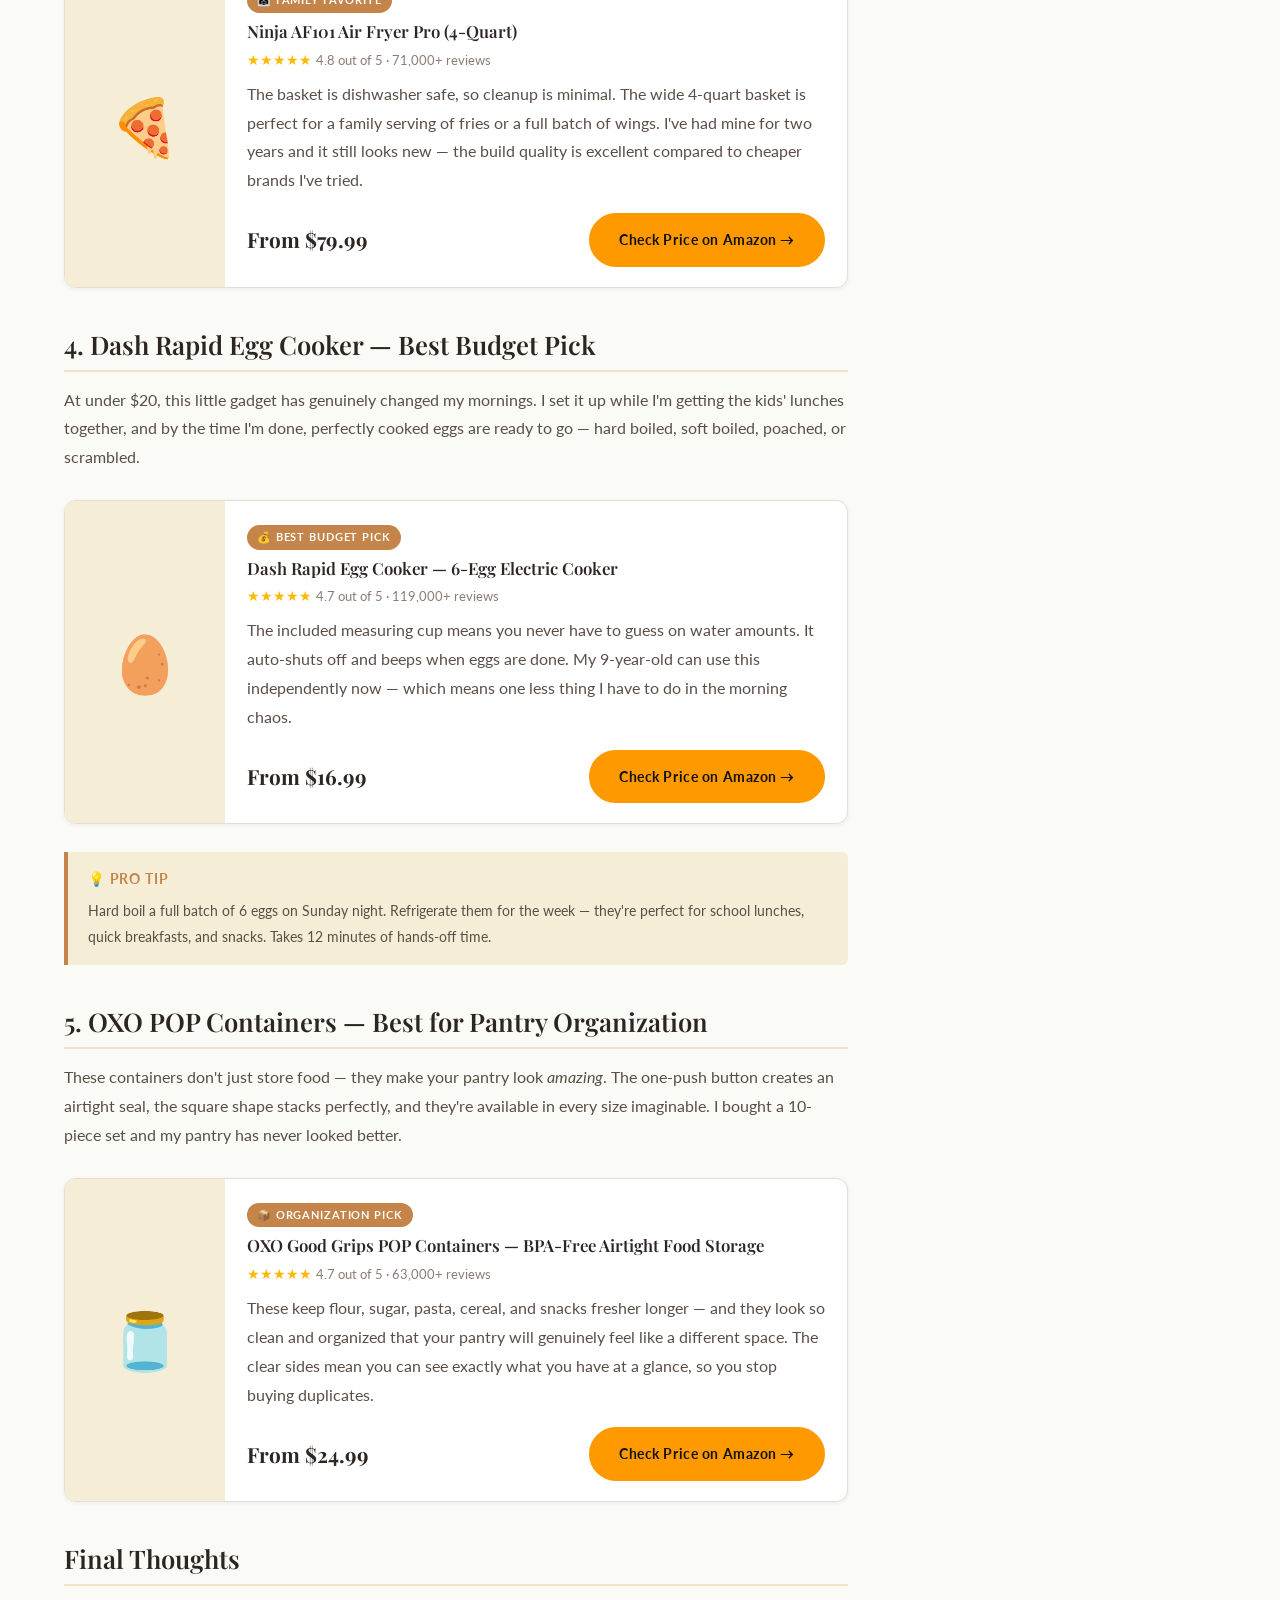
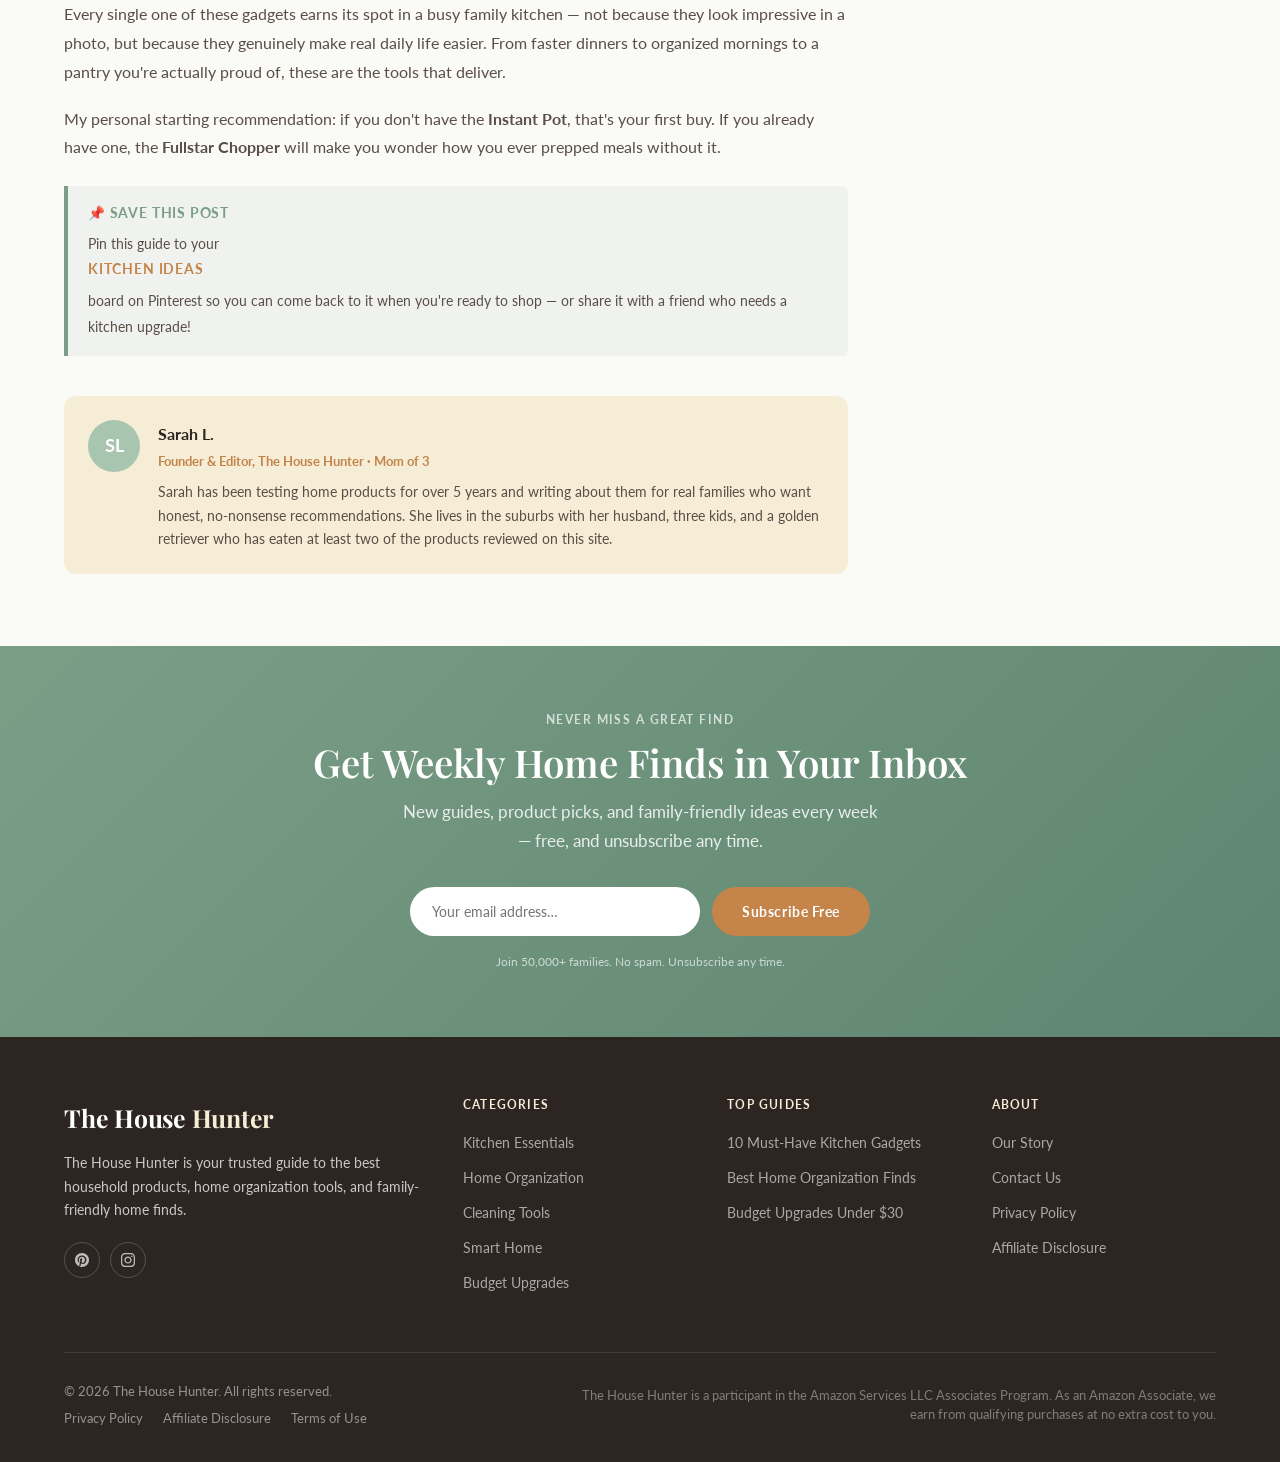
<file: post-kitchen-gadgets.html>
<!DOCTYPE html>
<html lang="en">
<head>
  <meta charset="UTF-8" />
  <meta name="viewport" content="width=device-width, initial-scale=1.0" />
  <meta name="description" content="We tested 30+ kitchen gadgets to find the 10 that busy families will actually use. Complete comparison table, real reviews, and Amazon links inside." />
  <meta property="og:title" content="10 Must-Have Kitchen Gadgets for Busy Families | The House Hunter" />
  <meta property="og:description" content="Stop buying gadgets that gather dust. These 10 tools are the ones busy moms and families reach for every single day." />
  <meta property="og:type" content="article" />
  <meta name="pinterest-rich-pin" content="true" />
  <meta name="p:domain_verify" content="a723dec4b6036b1048452d96d8c18776"/>
  <title>10 Must-Have Kitchen Gadgets for Busy Families | The House Hunter</title>
  <link rel="stylesheet" href="css/styles.css" />
  <link rel="preconnect" href="https://fonts.googleapis.com" />
  <link rel="preconnect" href="https://fonts.gstatic.com" crossorigin />
</head>
<body>

  <!-- Announcement Bar -->
  <div class="announcement-bar">
    🏡 <a href="blog.html">Browse all our home guides</a> — new articles every week!
  </div>

  <!-- Header -->
  <header class="site-header">
    <div class="container header-inner">
      <a href="index.html" class="site-logo" aria-label="The House Hunter home">
        <span class="logo-name">The House<span> Hunter</span></span>
        <span class="logo-tagline">Home Products &amp; Ideas You'll Love</span>
      </a>

      <nav class="site-nav" aria-label="Main navigation">
        <a href="index.html" class="nav-link">Home</a>
        <div class="nav-dropdown">
          <a href="blog.html" class="nav-link">Categories ▾</a>
          <div class="nav-dropdown-menu" role="menu">
            <a href="blog.html?cat=kitchen" role="menuitem">🍳 Kitchen Essentials</a>
            <a href="blog.html?cat=organization" role="menuitem">📦 Home Organization</a>
            <a href="blog.html?cat=cleaning" role="menuitem">✨ Cleaning Tools</a>
            <a href="blog.html?cat=smart-home" role="menuitem">💡 Smart Home Products</a>
            <a href="blog.html?cat=budget" role="menuitem">💰 Budget Home Upgrades</a>
            <a href="blog.html?cat=family" role="menuitem">👨‍👩‍👧 Family-Friendly Ideas</a>
          </div>
        </div>
        <a href="blog.html" class="nav-link active">All Articles</a>
        <a href="about.html" class="nav-link">About</a>
      </nav>

      <div class="header-actions">
        <button class="search-btn" aria-label="Open search">
          <svg width="16" height="16" fill="none" stroke="currentColor" stroke-width="2" viewBox="0 0 24 24"><circle cx="11" cy="11" r="8"/><path d="m21 21-4.35-4.35"/></svg>
        </button>
        <a href="blog.html" class="btn btn-primary btn-sm">Browse Guides</a>
        <button class="mobile-menu-btn" aria-label="Open menu">
          <span></span><span></span><span></span>
        </button>
      </div>
    </div>
  </header>

  <!-- Mobile Nav -->
  <div class="mobile-overlay"></div>
  <nav class="mobile-nav" aria-label="Mobile navigation">
    <div class="mobile-nav-header">
      <span class="logo-name">Home<span style="color:var(--color-primary)">Haven</span></span>
      <button class="mobile-close-btn" aria-label="Close menu">✕</button>
    </div>
    <div class="mobile-nav-links">
      <a href="index.html">🏠 Home</a>
      <a href="blog.html?cat=kitchen">🍳 Kitchen Essentials</a>
      <a href="blog.html?cat=organization">📦 Home Organization</a>
      <a href="blog.html?cat=cleaning">✨ Cleaning Tools</a>
      <a href="blog.html?cat=smart-home">💡 Smart Home Products</a>
      <a href="blog.html?cat=budget">💰 Budget Upgrades</a>
      <a href="blog.html?cat=family">👨‍👩‍👧 Family Ideas</a>
      <a href="blog.html">📝 All Articles</a>
      <a href="about.html">💛 About Us</a>
    </div>
  </nav>

  <!-- Search Overlay -->
  <div class="search-overlay" role="dialog" aria-label="Search">
    <div class="search-box">
      <div class="search-box-inner">
        <svg width="18" height="18" fill="none" stroke="#8B7D75" stroke-width="2" viewBox="0 0 24 24"><circle cx="11" cy="11" r="8"/><path d="m21 21-4.35-4.35"/></svg>
        <input type="search" placeholder="Search for products, ideas, or guides…" />
        <span style="font-size:.8rem;color:var(--color-text-lt);cursor:pointer" onclick="document.querySelector('.search-overlay').classList.remove('open');document.body.style.overflow=''">ESC</span>
      </div>
    </div>
  </div>

  <main id="main-content">

    <!-- ===== ARTICLE HERO ===== -->
    <div class="article-hero">
      <div class="container">
        <nav class="article-breadcrumb" aria-label="Breadcrumb">
          <a href="index.html">Home</a>
          <span class="sep">›</span>
          <a href="blog.html?cat=kitchen">Kitchen Essentials</a>
          <span class="sep">›</span>
          <span aria-current="page">10 Must-Have Kitchen Gadgets</span>
        </nav>

        <div class="article-header">
          <span class="article-category-badge">🍳 Kitchen Essentials</span>
          <h1 class="article-title">10 Must-Have Kitchen Gadgets for Busy Families<br><em style="font-size:.9em;">(That Are Actually Worth It)</em></h1>
          <p class="article-subtitle">
            We tested over 30 kitchen tools so you don't have to. These 10 are the ones that actually earn permanent counter or drawer space in a real family home.
          </p>
          <div class="article-meta">
            <div style="display:flex;align-items:center;gap:8px;">
              <div class="author-avatar">SL</div>
              <strong>Sarah L.</strong>
            </div>
            <span>·</span>
            <span>March 10, 2026</span>
            <span>·</span>
            <span>8 min read</span>
            <span>·</span>
            <span>⭐ Editor's Pick</span>
            <span>·</span>
            <span style="color:var(--color-sage);">✓ Verified Purchases</span>
          </div>
        </div>

        <div class="article-img-hero-placeholder" role="img" aria-label="Kitchen gadgets flat lay">
          🍳
        </div>
      </div>
    </div>

    <!-- ===== ARTICLE LAYOUT ===== -->
    <div class="container">
      <div class="article-layout">

        <!-- ===== ARTICLE BODY ===== -->
        <article class="article-body">

          <p>
            Let me be honest with you: I used to have a kitchen drawer full of gadgets I never used. An avocado slicer. An egg separator. A mandoline I was honestly afraid of. Sound familiar?
          </p>

          <p>
            After years of buying things that looked amazing in the store (or the Instagram ad) and then cluttering my cabinets, I decided to do this differently. I actually <em>tested</em> the most popular kitchen gadgets with real family use in mind — thinking about school mornings, weeknight dinners, and those chaotic moments when everyone is hungry and your hands are full.
          </p>

          <p>
            Here's what made the cut. Every single one of these has earned a permanent spot in my kitchen.
          </p>

          <div class="article-tip">
            <strong>⚡ Quick Tip</strong>
            <p>Scroll past the intro for the <strong>quick comparison table</strong> — it shows all 10 products side by side so you can find your best match in seconds.</p>
          </div>

          <!-- ===== COMPARISON TABLE ===== -->
          <div class="comparison-table-wrapper" id="comparison-table">
            <div class="comparison-table-header">
              <div>
                <h3>Quick Comparison: All 10 Kitchen Gadgets</h3>
                <p>Compare all picks side-by-side — rated by value, ease of use, and family friendliness</p>
              </div>
              <span class="comparison-badge">2026 Updated</span>
            </div>
            <div style="overflow-x:auto;">
              <table class="comparison-table" aria-label="Kitchen gadgets comparison">
                <thead>
                  <tr>
                    <th style="min-width:200px;">Product</th>
                    <th>Best For</th>
                    <th>Rating</th>
                    <th style="min-width:200px;">Why We Love It</th>
                    <th>Price Range</th>
                    <th style="min-width:160px;">View on Amazon</th>
                  </tr>
                </thead>
                <tbody>

                  <tr class="top-pick">
                    <td>
                      <div class="product-cell">
                        <div class="product-cell-img">🍲</div>
                        <div class="product-cell-info">
                          <strong>Instant Pot Duo 7-in-1</strong>
                          <span>Pressure Cooker</span>
                          <span class="pick-badge top">⭐ Top Pick</span>
                        </div>
                      </div>
                    </td>
                    <td class="key-feature-cell">One-pot family meals in under 30 min</td>
                    <td>
                      <div class="star-rating">★★★★★</div>
                      <div style="font-size:.8rem;color:var(--color-text-lt);">4.9 · 85K reviews</div>
                    </td>
                    <td class="key-feature-cell">Replaces 7 appliances. Perfect for soups, rice, beans, and whole chicken. Busy mom approved.</td>
                    <td style="font-weight:700;color:var(--color-text);">$79–$129</td>
                    <td>
                      <a href="#" class="btn btn-amazon btn-sm" data-product="Instant Pot Duo 7-in-1">Check Price →</a>
                    </td>
                  </tr>

                  <tr>
                    <td>
                      <div class="product-cell">
                        <div class="product-cell-img">🥗</div>
                        <div class="product-cell-info">
                          <strong>OXO Good Grips Salad Spinner</strong>
                          <span>Salad Tool</span>
                          <span class="pick-badge popular">🔥 Most Popular</span>
                        </div>
                      </div>
                    </td>
                    <td class="key-feature-cell">Fresh salads &amp; washing produce quickly</td>
                    <td>
                      <div class="star-rating">★★★★★</div>
                      <div style="font-size:.8rem;color:var(--color-text-lt);">4.8 · 42K reviews</div>
                    </td>
                    <td class="key-feature-cell">One-handed pump, non-slip base, serves as a salad bowl too. Kids actually ask to use it.</td>
                    <td style="font-weight:700;color:var(--color-text);">$29–$39</td>
                    <td>
                      <a href="#" class="btn btn-amazon btn-sm" data-product="OXO Salad Spinner">Check Price →</a>
                    </td>
                  </tr>

                  <tr>
                    <td>
                      <div class="product-cell">
                        <div class="product-cell-img">🍞</div>
                        <div class="product-cell-info">
                          <strong>Cuisinart 4-Slice Toaster</strong>
                          <span>Toaster</span>
                          <span class="pick-badge budget">💰 Best Value</span>
                        </div>
                      </div>
                    </td>
                    <td class="key-feature-cell">School mornings &amp; quick breakfasts</td>
                    <td>
                      <div class="star-rating">★★★★☆</div>
                      <div style="font-size:.8rem;color:var(--color-text-lt);">4.6 · 28K reviews</div>
                    </td>
                    <td class="key-feature-cell">Wide slots fit bagels and thick bread. Extra-lift lever so small hands can safely remove toast.</td>
                    <td style="font-weight:700;color:var(--color-text);">$39–$59</td>
                    <td>
                      <a href="#" class="btn btn-amazon btn-sm" data-product="Cuisinart 4-Slice Toaster">Check Price →</a>
                    </td>
                  </tr>

                  <tr>
                    <td>
                      <div class="product-cell">
                        <div class="product-cell-img">🫙</div>
                        <div class="product-cell-info">
                          <strong>OXO POP Containers (Set)</strong>
                          <span>Food Storage</span>
                        </div>
                      </div>
                    </td>
                    <td class="key-feature-cell">Pantry organization &amp; keeping food fresh</td>
                    <td>
                      <div class="star-rating">★★★★★</div>
                      <div style="font-size:.8rem;color:var(--color-text-lt);">4.7 · 63K reviews</div>
                    </td>
                    <td class="key-feature-cell">Airtight push-button seal. Stackable. Makes any pantry look Pinterest-perfect instantly.</td>
                    <td style="font-weight:700;color:var(--color-text);">$24–$65</td>
                    <td>
                      <a href="#" class="btn btn-amazon btn-sm" data-product="OXO POP Containers">Check Price →</a>
                    </td>
                  </tr>

                  <tr>
                    <td>
                      <div class="product-cell">
                        <div class="product-cell-img">🔪</div>
                        <div class="product-cell-info">
                          <strong>Fullstar Vegetable Chopper</strong>
                          <span>Chopper</span>
                          <span class="pick-badge popular">🔥 Most Popular</span>
                        </div>
                      </div>
                    </td>
                    <td class="key-feature-cell">Fast meal prep with less cleanup</td>
                    <td>
                      <div class="star-rating">★★★★★</div>
                      <div style="font-size:.8rem;color:var(--color-text-lt);">4.6 · 97K reviews</div>
                    </td>
                    <td class="key-feature-cell">Cuts onions, peppers, and more in seconds. Built-in storage container catches every piece.</td>
                    <td style="font-weight:700;color:var(--color-text);">$24–$35</td>
                    <td>
                      <a href="#" class="btn btn-amazon btn-sm" data-product="Fullstar Vegetable Chopper">Check Price →</a>
                    </td>
                  </tr>

                  <tr>
                    <td>
                      <div class="product-cell">
                        <div class="product-cell-img">🫖</div>
                        <div class="product-cell-info">
                          <strong>Hamilton Beach Cold Brew</strong>
                          <span>Coffee Maker</span>
                        </div>
                      </div>
                    </td>
                    <td class="key-feature-cell">Iced coffee at home without the café price</td>
                    <td>
                      <div class="star-rating">★★★★☆</div>
                      <div style="font-size:.8rem;color:var(--color-text-lt);">4.5 · 14K reviews</div>
                    </td>
                    <td class="key-feature-cell">Makes a week's worth of cold brew in 5 minutes of prep. Saves $40+/week vs. coffee shops.</td>
                    <td style="font-weight:700;color:var(--color-text);">$19–$29</td>
                    <td>
                      <a href="#" class="btn btn-amazon btn-sm" data-product="Hamilton Beach Cold Brew">Check Price →</a>
                    </td>
                  </tr>

                  <tr>
                    <td>
                      <div class="product-cell">
                        <div class="product-cell-img">🥚</div>
                        <div class="product-cell-info">
                          <strong>Dash Rapid Egg Cooker</strong>
                          <span>Egg Cooker</span>
                          <span class="pick-badge budget">💰 Best Value</span>
                        </div>
                      </div>
                    </td>
                    <td class="key-feature-cell">Perfect eggs every morning, zero effort</td>
                    <td>
                      <div class="star-rating">★★★★★</div>
                      <div style="font-size:.8rem;color:var(--color-text-lt);">4.7 · 119K reviews</div>
                    </td>
                    <td class="key-feature-cell">Makes 6 eggs (any style) in under 10 min. Auto-shuts off. Kids can operate it safely.</td>
                    <td style="font-weight:700;color:var(--color-text);">$16–$22</td>
                    <td>
                      <a href="#" class="btn btn-amazon btn-sm" data-product="Dash Egg Cooker">Check Price →</a>
                    </td>
                  </tr>

                  <tr>
                    <td>
                      <div class="product-cell">
                        <div class="product-cell-img">🌀</div>
                        <div class="product-cell-info">
                          <strong>Vitamix E310 Blender</strong>
                          <span>Blender</span>
                          <span class="pick-badge top">⭐ Premium Pick</span>
                        </div>
                      </div>
                    </td>
                    <td class="key-feature-cell">Smoothies, soups &amp; sauces that last years</td>
                    <td>
                      <div class="star-rating">★★★★★</div>
                      <div style="font-size:.8rem;color:var(--color-text-lt);">4.9 · 8K reviews</div>
                    </td>
                    <td class="key-feature-cell">Commercial-grade power. Makes silky-smooth everything. An investment that pays off in 2 years.</td>
                    <td style="font-weight:700;color:var(--color-text);">$299–$349</td>
                    <td>
                      <a href="#" class="btn btn-amazon btn-sm" data-product="Vitamix E310 Blender">Check Price →</a>
                    </td>
                  </tr>

                  <tr>
                    <td>
                      <div class="product-cell">
                        <div class="product-cell-img">🍕</div>
                        <div class="product-cell-info">
                          <strong>Ninja Air Fryer Pro</strong>
                          <span>Air Fryer</span>
                        </div>
                      </div>
                    </td>
                    <td class="key-feature-cell">Crispy food kids love, less oil &amp; fat</td>
                    <td>
                      <div class="star-rating">★★★★★</div>
                      <div style="font-size:.8rem;color:var(--color-text-lt);">4.8 · 71K reviews</div>
                    </td>
                    <td class="key-feature-cell">Chicken nuggets, fries, veggies — all crispy in 10–15 min. Easier to clean than an oven every time.</td>
                    <td style="font-weight:700;color:var(--color-text);">$79–$119</td>
                    <td>
                      <a href="#" class="btn btn-amazon btn-sm" data-product="Ninja Air Fryer Pro">Check Price →</a>
                    </td>
                  </tr>

                  <tr>
                    <td>
                      <div class="product-cell">
                        <div class="product-cell-img">🧴</div>
                        <div class="product-cell-info">
                          <strong>Simplehuman Dish Rack</strong>
                          <span>Dish Drying Rack</span>
                        </div>
                      </div>
                    </td>
                    <td class="key-feature-cell">Keep counters dry &amp; organized after dishes</td>
                    <td>
                      <div class="star-rating">★★★★☆</div>
                      <div style="font-size:.8rem;color:var(--color-text-lt);">4.6 · 19K reviews</div>
                    </td>
                    <td class="key-feature-cell">Drains directly into the sink. No more puddles on the counter. Fits large pots and pans easily.</td>
                    <td style="font-weight:700;color:var(--color-text);">$69–$89</td>
                    <td>
                      <a href="#" class="btn btn-amazon btn-sm" data-product="Simplehuman Dish Rack">Check Price →</a>
                    </td>
                  </tr>

                </tbody>
              </table>
            </div>
          </div>

          <!-- ===== PRODUCT 1 ===== -->
          <h2 id="instant-pot">1. Instant Pot Duo 7-in-1 — Our Top Pick</h2>

          <p>
            If there's one gadget I'd tell every busy family to buy first, it's this one. The Instant Pot changed the way I cook dinner on weeknights. Pulled pork that used to take 8 hours in a slow cooker? Done in 60 minutes. Chicken rice soup from scratch? 25 minutes, hands off.
          </p>

          <div class="product-rec-card" data-product="Instant Pot Duo 7-in-1">
            <div class="product-rec-card-inner">
              <div class="product-rec-img">🍲</div>
              <div class="product-rec-body">
                <span class="product-rec-badge">⭐ Editor's Top Pick</span>
                <div class="product-rec-name">Instant Pot Duo 7-in-1 Electric Pressure Cooker</div>
                <div class="product-rec-stars">★★★★★ <span style="color:var(--color-text-lt);font-size:.8rem;">4.9 out of 5 · 85,000+ reviews</span></div>
                <p class="product-rec-desc">
                  This is the appliance that finally made me feel like I had my weeknight dinners under control. It's a pressure cooker, slow cooker, rice cooker, steamer, sauté pan, warmer, and sterilizer — all in one pot. The result is less cleanup, faster meals, and a lot fewer nights of ordering pizza because nothing was planned.
                </p>
                <div class="product-rec-footer">
                  <span class="product-rec-price">From $79.99</span>
                  <a href="#" class="btn btn-amazon">Check Price on Amazon →</a>
                </div>
              </div>
            </div>
          </div>

          <p>What I love most isn't the speed — it's the <strong>hands-off cooking</strong>. You set it, lock it, and come back to a finished meal. For families where someone is always running to pickup or practice, that freedom is everything.</p>

          <ul>
            <li>Cooks meals up to 70% faster than traditional methods</li>
            <li>Replaceable sealing ring, inner pot, and lid are dishwasher safe</li>
            <li>14 smart programs so you almost never need a recipe</li>
            <li>Saves counter space by replacing multiple appliances</li>
          </ul>

          <!-- ===== PRODUCT 2 ===== -->
          <h2 id="vegetable-chopper">2. Fullstar Vegetable Chopper — Most Popular Choice</h2>

          <p>
            This is the gadget that made me stop crying over onions. And stop spending 20 minutes on meal prep every single night. The Fullstar Chopper is wildly popular for a reason — it actually <em>works</em>, it's fast, and the cleanup is about 30 seconds.
          </p>

          <div class="product-rec-card" data-product="Fullstar Vegetable Chopper">
            <div class="product-rec-card-inner">
              <div class="product-rec-img">🔪</div>
              <div class="product-rec-body">
                <span class="product-rec-badge">🔥 Most Popular</span>
                <div class="product-rec-name">Fullstar Vegetable Chopper — 4-Blade All-in-One</div>
                <div class="product-rec-stars">★★★★★ <span style="color:var(--color-text-lt);font-size:.8rem;">4.6 out of 5 · 97,000+ reviews</span></div>
                <p class="product-rec-desc">
                  Perfect for families who make a lot of stir fries, sheet pan dinners, soups, or anything that starts with "chop an onion." The built-in storage container catches every piece so your cutting board and counter stay clean. I chop an entire week's worth of vegetables in under 10 minutes on Sunday nights now.
                </p>
                <div class="product-rec-footer">
                  <span class="product-rec-price">From $24.99</span>
                  <a href="#" class="btn btn-amazon">Check Price on Amazon →</a>
                </div>
              </div>
            </div>
          </div>

          <!-- ===== PRODUCT 3 ===== -->
          <h2 id="air-fryer">3. Ninja Air Fryer Pro — Best for Picky Eaters</h2>

          <p>
            If your kids love crispy food (and whose don't?), the Ninja Air Fryer Pro is a genuine game changer. Chicken nuggets, french fries, frozen fish sticks, Brussels sprouts that kids actually eat — all done in 10–15 minutes with barely any oil.
          </p>

          <div class="product-rec-card" data-product="Ninja Air Fryer Pro">
            <div class="product-rec-card-inner">
              <div class="product-rec-img">🍕</div>
              <div class="product-rec-body">
                <span class="product-rec-badge">👨‍👩‍👧 Family Favorite</span>
                <div class="product-rec-name">Ninja AF101 Air Fryer Pro (4-Quart)</div>
                <div class="product-rec-stars">★★★★★ <span style="color:var(--color-text-lt);font-size:.8rem;">4.8 out of 5 · 71,000+ reviews</span></div>
                <p class="product-rec-desc">
                  The basket is dishwasher safe, so cleanup is minimal. The wide 4-quart basket is perfect for a family serving of fries or a full batch of wings. I've had mine for two years and it still looks new — the build quality is excellent compared to cheaper brands I've tried.
                </p>
                <div class="product-rec-footer">
                  <span class="product-rec-price">From $79.99</span>
                  <a href="#" class="btn btn-amazon">Check Price on Amazon →</a>
                </div>
              </div>
            </div>
          </div>

          <!-- ===== PRODUCT 4 ===== -->
          <h2 id="egg-cooker">4. Dash Rapid Egg Cooker — Best Budget Pick</h2>

          <p>
            At under $20, this little gadget has genuinely changed my mornings. I set it up while I'm getting the kids' lunches together, and by the time I'm done, perfectly cooked eggs are ready to go — hard boiled, soft boiled, poached, or scrambled.
          </p>

          <div class="product-rec-card" data-product="Dash Rapid Egg Cooker">
            <div class="product-rec-card-inner">
              <div class="product-rec-img">🥚</div>
              <div class="product-rec-body">
                <span class="product-rec-badge">💰 Best Budget Pick</span>
                <div class="product-rec-name">Dash Rapid Egg Cooker — 6-Egg Electric Cooker</div>
                <div class="product-rec-stars">★★★★★ <span style="color:var(--color-text-lt);font-size:.8rem;">4.7 out of 5 · 119,000+ reviews</span></div>
                <p class="product-rec-desc">
                  The included measuring cup means you never have to guess on water amounts. It auto-shuts off and beeps when eggs are done. My 9-year-old can use this independently now — which means one less thing I have to do in the morning chaos.
                </p>
                <div class="product-rec-footer">
                  <span class="product-rec-price">From $16.99</span>
                  <a href="#" class="btn btn-amazon">Check Price on Amazon →</a>
                </div>
              </div>
            </div>
          </div>

          <div class="article-tip">
            <strong>💡 Pro Tip</strong>
            <p>Hard boil a full batch of 6 eggs on Sunday night. Refrigerate them for the week — they're perfect for school lunches, quick breakfasts, and snacks. Takes 12 minutes of hands-off time.</p>
          </div>

          <!-- ===== PRODUCT 5 ===== -->
          <h2 id="pop-containers">5. OXO POP Containers — Best for Pantry Organization</h2>

          <p>
            These containers don't just store food — they make your pantry look <em>amazing</em>. The one-push button creates an airtight seal, the square shape stacks perfectly, and they're available in every size imaginable. I bought a 10-piece set and my pantry has never looked better.
          </p>

          <div class="product-rec-card" data-product="OXO POP Containers">
            <div class="product-rec-card-inner">
              <div class="product-rec-img">🫙</div>
              <div class="product-rec-body">
                <span class="product-rec-badge">📦 Organization Pick</span>
                <div class="product-rec-name">OXO Good Grips POP Containers — BPA-Free Airtight Food Storage</div>
                <div class="product-rec-stars">★★★★★ <span style="color:var(--color-text-lt);font-size:.8rem;">4.7 out of 5 · 63,000+ reviews</span></div>
                <p class="product-rec-desc">
                  These keep flour, sugar, pasta, cereal, and snacks fresher longer — and they look so clean and organized that your pantry will genuinely feel like a different space. The clear sides mean you can see exactly what you have at a glance, so you stop buying duplicates.
                </p>
                <div class="product-rec-footer">
                  <span class="product-rec-price">From $24.99</span>
                  <a href="#" class="btn btn-amazon">Check Price on Amazon →</a>
                </div>
              </div>
            </div>
          </div>

          <!-- Bottom Wrap-Up -->
          <h2 id="final-thoughts">Final Thoughts</h2>

          <p>
            Every single one of these gadgets earns its spot in a busy family kitchen — not because they look impressive in a photo, but because they genuinely make real daily life easier. From faster dinners to organized mornings to a pantry you're actually proud of, these are the tools that deliver.
          </p>

          <p>
            My personal starting recommendation: if you don't have the <strong>Instant Pot</strong>, that's your first buy. If you already have one, the <strong>Fullstar Chopper</strong> will make you wonder how you ever prepped meals without it.
          </p>

          <div class="article-tip" style="border-color:var(--color-sage);background:rgba(123,158,135,0.08);">
            <strong style="color:var(--color-sage);">📌 Save This Post</strong>
            <p>Pin this guide to your <strong>Kitchen Ideas</strong> board on Pinterest so you can come back to it when you're ready to shop — or share it with a friend who needs a kitchen upgrade!</p>
          </div>

          <!-- Author Bio -->
          <div style="background:var(--color-cream);border-radius:var(--radius-md);padding:24px;margin-top:40px;display:flex;gap:18px;align-items:flex-start;">
            <div class="author-avatar" style="width:52px;height:52px;font-size:1.1rem;flex-shrink:0;">SL</div>
            <div>
              <strong style="display:block;font-size:1rem;margin-bottom:4px;">Sarah L.</strong>
              <span style="font-size:.8rem;color:var(--color-primary);font-weight:700;display:block;margin-bottom:8px;">Founder &amp; Editor, The House Hunter · Mom of 3</span>
              <p style="font-size:.875rem;color:var(--color-text-mid);margin:0;line-height:1.65;">
                Sarah has been testing home products for over 5 years and writing about them for real families who want honest, no-nonsense recommendations. She lives in the suburbs with her husband, three kids, and a golden retriever who has eaten at least two of the products reviewed on this site.
              </p>
            </div>
          </div>

        </article>

        <!-- ===== SIDEBAR ===== -->
        <aside class="article-sidebar" aria-label="Article sidebar">

          <!-- Table of Contents -->
          <div class="sidebar-widget">
            <div class="sidebar-widget-header">
              <h4>Jump To</h4>
            </div>
            <div class="sidebar-widget-body" style="padding:8px 12px;">
              <ul class="toc-list">
                <li><a href="#comparison-table"><span class="toc-num">📋</span> Quick Comparison Table</a></li>
                <li><a href="#instant-pot"><span class="toc-num">1</span> Instant Pot Duo (Top Pick)</a></li>
                <li><a href="#vegetable-chopper"><span class="toc-num">2</span> Fullstar Chopper</a></li>
                <li><a href="#air-fryer"><span class="toc-num">3</span> Ninja Air Fryer</a></li>
                <li><a href="#egg-cooker"><span class="toc-num">4</span> Dash Egg Cooker</a></li>
                <li><a href="#pop-containers"><span class="toc-num">5</span> OXO POP Containers</a></li>
                <li><a href="#final-thoughts"><span class="toc-num">✓</span> Final Thoughts</a></li>
              </ul>
            </div>
          </div>

          <!-- Top Pick Widget -->
          <div class="sidebar-widget">
            <div class="sidebar-widget-header">
              <h4>⭐ Our #1 Top Pick</h4>
            </div>
            <div class="sidebar-top-pick">
              <div class="sidebar-top-pick-img">🍲</div>
              <h5>Instant Pot Duo 7-in-1 Electric Pressure Cooker</h5>
              <div class="star-rating">★★★★★</div>
              <p style="font-size:.8rem;color:var(--color-text-mid);margin-bottom:14px;line-height:1.55;">
                Replaces 7 appliances. Cuts weeknight dinner time in half. Loved by thousands of busy families.
              </p>
              <span class="price">From $79.99</span>
              <a href="#" class="btn btn-amazon" style="width:100%;">Check Price on Amazon →</a>
            </div>
          </div>

          <!-- Best Budget Widget -->
          <div class="sidebar-widget">
            <div class="sidebar-widget-header">
              <h4>💰 Best Budget Option</h4>
            </div>
            <div class="sidebar-top-pick">
              <div class="sidebar-top-pick-img">🥚</div>
              <h5>Dash Rapid Egg Cooker</h5>
              <div class="star-rating">★★★★★</div>
              <p style="font-size:.8rem;color:var(--color-text-mid);margin-bottom:14px;line-height:1.55;">
                Under $20 and genuinely life-changing for busy mornings. Over 119,000 five-star reviews.
              </p>
              <span class="price">From $16.99</span>
              <a href="#" class="btn btn-amazon" style="width:100%;">Check Price on Amazon →</a>
            </div>
          </div>

          <!-- Pinterest Widget -->
          <div class="sidebar-widget" style="background:linear-gradient(135deg,#e60023,#c8001e);border:none;">
            <div style="padding:20px;text-align:center;color:white;">
              <div style="font-size:2rem;margin-bottom:8px;">📌</div>
              <h4 style="color:white;font-family:var(--font-body);font-size:.875rem;font-weight:700;margin-bottom:6px;">Save This to Pinterest!</h4>
              <p style="font-size:.8rem;opacity:.85;margin-bottom:14px;line-height:1.5;">Pin this guide so you can find it when you're ready to shop.</p>
              <a href="#" class="btn" style="background:white;color:#e60023;width:100%;font-size:.8rem;padding:10px;">📌 Pin This Guide</a>
            </div>
          </div>

          <!-- Related Articles -->
          <div class="sidebar-widget">
            <div class="sidebar-widget-header">
              <h4>Related Guides</h4>
            </div>
            <div class="sidebar-widget-body" style="padding:12px;">
              <a href="blog.html" style="display:flex;gap:10px;align-items:center;padding:8px 0;border-bottom:1px solid var(--color-border);text-decoration:none;">
                <span style="font-size:1.5rem;flex-shrink:0;">📦</span>
                <span style="font-size:.85rem;color:var(--color-text-mid);line-height:1.4;">15 Amazon Organization Finds for Every Room</span>
              </a>
              <a href="blog.html" style="display:flex;gap:10px;align-items:center;padding:8px 0;border-bottom:1px solid var(--color-border);text-decoration:none;">
                <span style="font-size:1.5rem;flex-shrink:0;">✨</span>
                <span style="font-size:.85rem;color:var(--color-text-mid);line-height:1.4;">Best Cleaning Gadgets of 2026</span>
              </a>
              <a href="blog.html" style="display:flex;gap:10px;align-items:center;padding:8px 0;text-decoration:none;">
                <span style="font-size:1.5rem;flex-shrink:0;">💰</span>
                <span style="font-size:.85rem;color:var(--color-text-mid);line-height:1.4;">25 Home Upgrades Under $30</span>
              </a>
            </div>
          </div>

        </aside>
      </div>
    </div>

    <!-- ===== NEWSLETTER ===== -->
    <section class="newsletter-section" aria-labelledby="newsletter-post-heading">
      <div class="container">
        <span class="section-eyebrow" style="color:rgba(255,255,255,0.7);">Never Miss a Great Find</span>
        <h2 class="section-title" id="newsletter-post-heading">Get Weekly Home Finds in Your Inbox</h2>
        <p class="newsletter-subtitle">
          New guides, product picks, and family-friendly ideas every week — free, and unsubscribe any time.
        </p>
        <form class="newsletter-form" novalidate>
          <label for="nl-email-post" class="visually-hidden">Your email address</label>
          <input class="newsletter-input" type="email" id="nl-email-post" placeholder="Your email address…" />
          <button type="submit" class="btn btn-primary">Subscribe Free</button>
        </form>
        <p class="newsletter-disclaimer">Join 50,000+ families. No spam. Unsubscribe any time.</p>
      </div>
    </section>

  </main>

  <!-- Footer -->
  <footer class="site-footer" role="contentinfo">
    <div class="container">
      <div class="footer-grid">
        <div class="footer-brand">
          <a href="index.html" class="logo-name">The House<span> Hunter</span></a>
          <p>The House Hunter is your trusted guide to the best household products, home organization tools, and family-friendly home finds.</p>
          <div class="social-links">
            <a href="#" class="social-link" aria-label="Pinterest">
              <svg width="14" height="14" fill="currentColor" viewBox="0 0 24 24"><path d="M12 0C5.373 0 0 5.373 0 12c0 5.084 3.163 9.426 7.627 11.174-.105-.949-.2-2.405.042-3.441.218-.937 1.407-5.965 1.407-5.965s-.359-.719-.359-1.782c0-1.668.967-2.914 2.171-2.914 1.023 0 1.518.769 1.518 1.69 0 1.029-.655 2.568-.994 3.995-.283 1.194.599 2.169 1.777 2.169 2.133 0 3.772-2.249 3.772-5.495 0-2.873-2.064-4.882-5.012-4.882-3.414 0-5.418 2.561-5.418 5.207 0 1.031.397 2.138.893 2.738a.36.36 0 01.083.345l-.333 1.36c-.053.22-.174.267-.402.161-1.499-.698-2.436-2.889-2.436-4.649 0-3.785 2.75-7.262 7.929-7.262 4.163 0 7.398 2.967 7.398 6.931 0 4.136-2.607 7.464-6.227 7.464-1.216 0-2.359-.632-2.75-1.378l-.748 2.853c-.271 1.043-1.002 2.35-1.492 3.146C9.57 23.812 10.763 24 12 24c6.627 0 12-5.373 12-12S18.627 0 12 0z"/></svg>
            </a>
            <a href="#" class="social-link" aria-label="Instagram">
              <svg width="14" height="14" fill="currentColor" viewBox="0 0 24 24"><path d="M12 2.163c3.204 0 3.584.012 4.85.07 3.252.148 4.771 1.691 4.919 4.919.058 1.265.069 1.645.069 4.849 0 3.205-.012 3.584-.069 4.849-.149 3.225-1.664 4.771-4.919 4.919-1.266.058-1.644.07-4.85.07-3.204 0-3.584-.012-4.849-.07-3.26-.149-4.771-1.699-4.919-4.92-.058-1.265-.07-1.644-.07-4.849 0-3.204.013-3.583.07-4.849.149-3.227 1.664-4.771 4.919-4.919 1.266-.057 1.645-.069 4.849-.069zm0-2.163c-3.259 0-3.667.014-4.947.072-4.358.2-6.78 2.618-6.98 6.98-.059 1.281-.073 1.689-.073 4.948 0 3.259.014 3.668.072 4.948.2 4.358 2.618 6.78 6.98 6.98 1.281.058 1.689.072 4.948.072 3.259 0 3.668-.014 4.948-.072 4.354-.2 6.782-2.618 6.979-6.98.059-1.28.073-1.689.073-4.948 0-3.259-.014-3.667-.072-4.947-.196-4.354-2.617-6.78-6.979-6.98-1.281-.059-1.69-.073-4.949-.073zm0 5.838c-3.403 0-6.162 2.759-6.162 6.162s2.759 6.163 6.162 6.163 6.162-2.759 6.162-6.163c0-3.403-2.759-6.162-6.162-6.162zm0 10.162c-2.209 0-4-1.79-4-4 0-2.209 1.791-4 4-4s4 1.791 4 4c0 2.21-1.791 4-4 4zm6.406-11.845c-.796 0-1.441.645-1.441 1.44s.645 1.44 1.441 1.44c.795 0 1.439-.645 1.439-1.44s-.644-1.44-1.439-1.44z"/></svg>
            </a>
          </div>
        </div>
        <div class="footer-col">
          <h4>Categories</h4>
          <ul>
            <li><a href="blog.html?cat=kitchen">Kitchen Essentials</a></li>
            <li><a href="blog.html?cat=organization">Home Organization</a></li>
            <li><a href="blog.html?cat=cleaning">Cleaning Tools</a></li>
            <li><a href="blog.html?cat=smart-home">Smart Home</a></li>
            <li><a href="blog.html?cat=budget">Budget Upgrades</a></li>
          </ul>
        </div>
        <div class="footer-col">
          <h4>Top Guides</h4>
          <ul>
            <li><a href="post-kitchen-gadgets.html">10 Must-Have Kitchen Gadgets</a></li>
            <li><a href="blog.html">Best Home Organization Finds</a></li>
            <li><a href="blog.html">Budget Upgrades Under $30</a></li>
          </ul>
        </div>
        <div class="footer-col">
          <h4>About</h4>
          <ul>
            <li><a href="about.html">Our Story</a></li>
            <li><a href="about.html#contact">Contact Us</a></li>
            <li><a href="#privacy">Privacy Policy</a></li>
            <li><a href="#affiliate">Affiliate Disclosure</a></li>
          </ul>
        </div>
      </div>
      <div class="footer-bottom">
        <div>
          <p style="color:rgba(255,255,255,0.5);">© 2026 The House Hunter. All rights reserved.</p>
          <div class="footer-links" style="margin-top:6px;">
            <a href="#privacy">Privacy Policy</a>
            <a href="#affiliate">Affiliate Disclosure</a>
            <a href="#terms">Terms of Use</a>
          </div>
        </div>
        <p class="footer-disclaimer">
          The House Hunter is a participant in the Amazon Services LLC Associates Program. As an Amazon Associate, we earn from qualifying purchases at no extra cost to you.
        </p>
      </div>
    </div>
  </footer>

  <script src="js/main.js"></script>
</body>
</html>
</file>
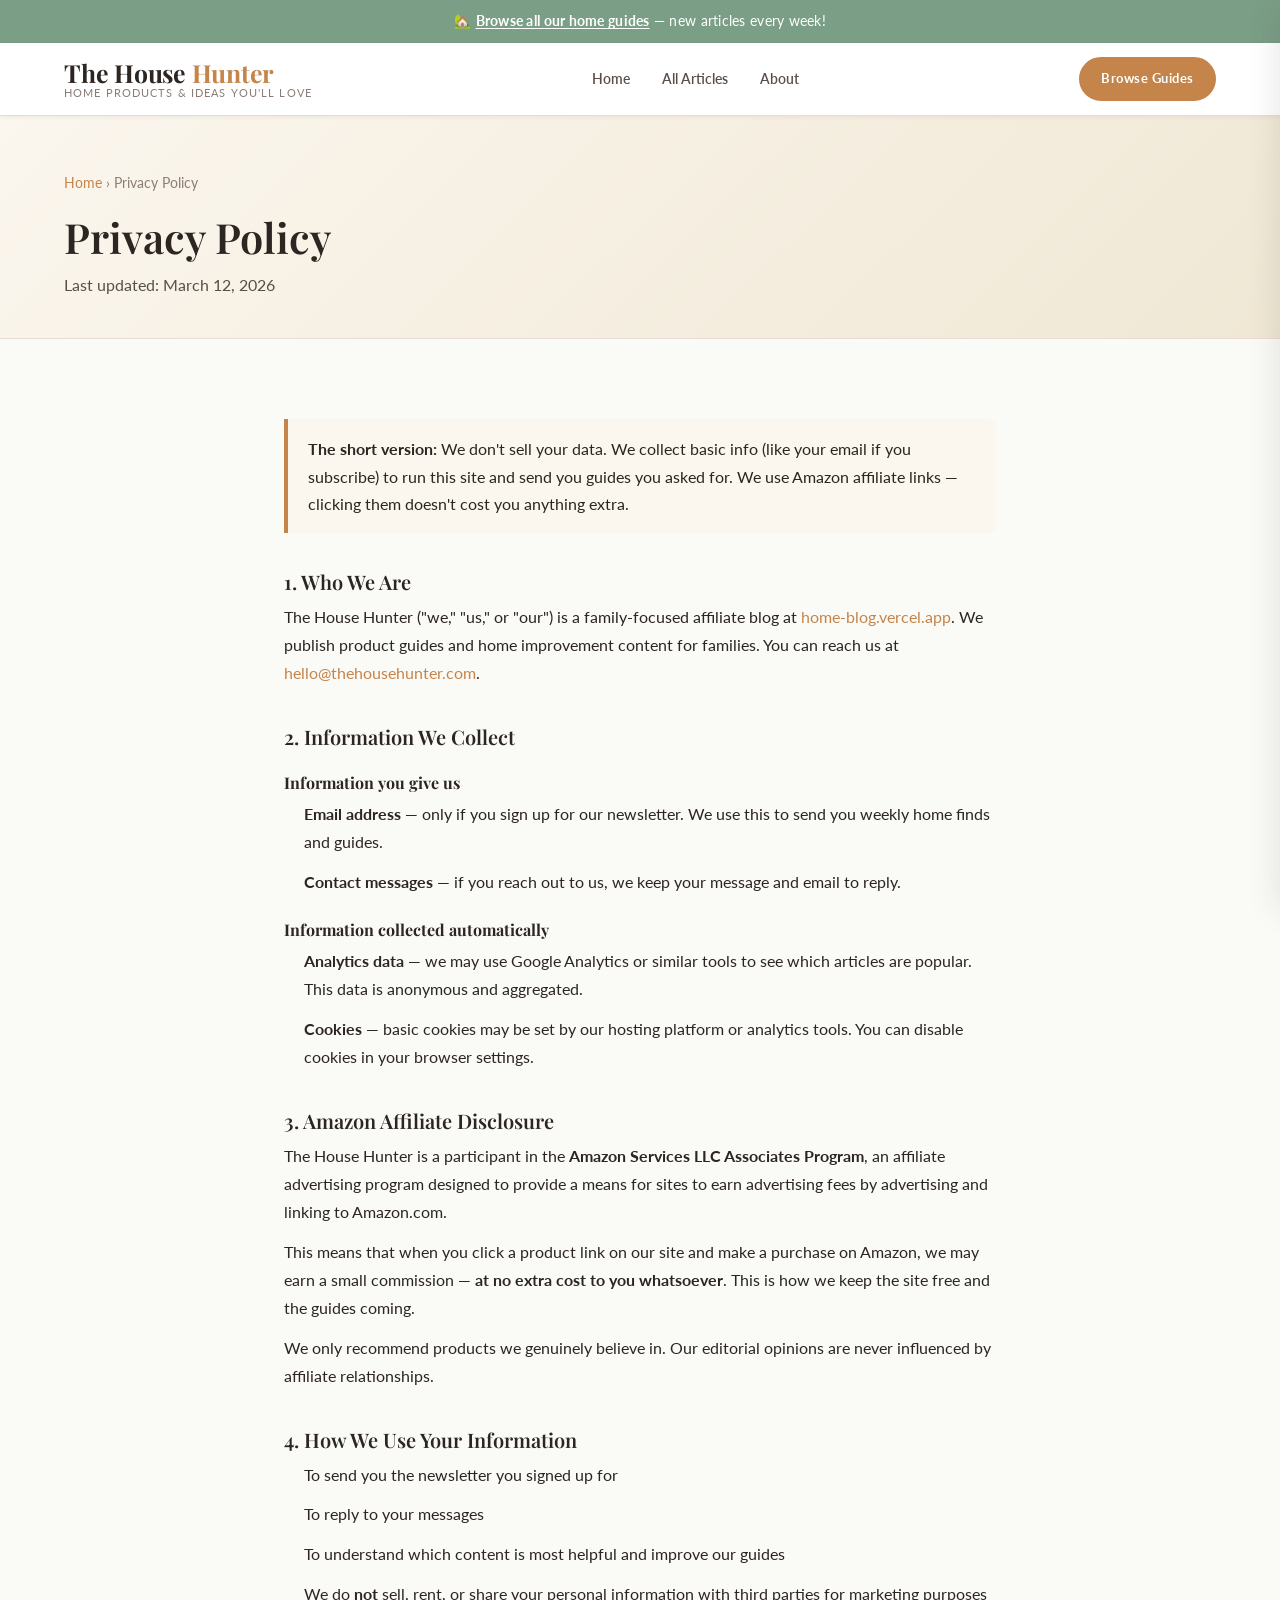
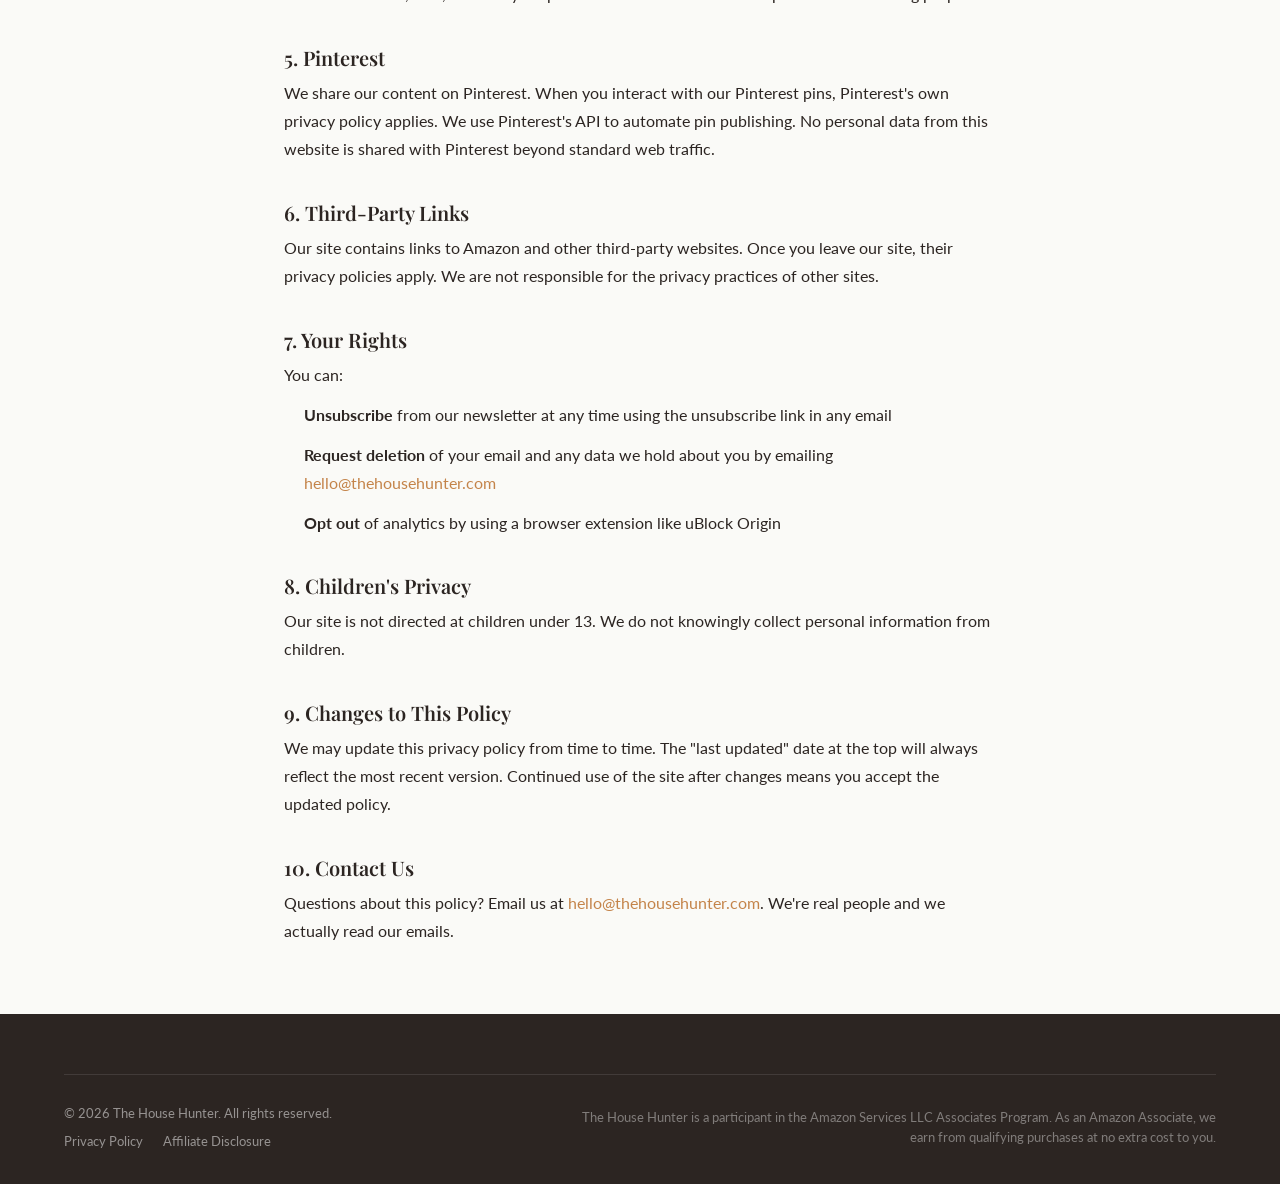
<file: privacy-policy.html>
<!DOCTYPE html>
<html lang="en">
<head>
  <meta charset="UTF-8" />
  <meta name="viewport" content="width=device-width, initial-scale=1.0" />
  <meta name="description" content="Privacy Policy for The House Hunter — how we collect, use, and protect your information." />
  <title>Privacy Policy | The House Hunter</title>
  <link rel="stylesheet" href="css/styles.css" />
  <link rel="preconnect" href="https://fonts.googleapis.com" />
  <link rel="preconnect" href="https://fonts.gstatic.com" crossorigin />
  <style>
    .policy-hero { background: linear-gradient(135deg,#FBF6EE,#F0E8D5); padding:56px 0 40px; border-bottom:1px solid var(--color-border); }
    .policy-hero h1 { font-size:clamp(1.8rem,4vw,2.6rem); margin-bottom:8px; }
    .policy-hero p { color:var(--color-text-mid); }
    .policy-body { max-width:760px; margin:0 auto; padding:56px 24px; }
    .policy-body h2 { font-size:1.25rem; margin:36px 0 10px; color:var(--color-heading); }
    .policy-body h3 { font-size:1rem; margin:24px 0 8px; color:var(--color-heading); font-weight:700; }
    .policy-body p, .policy-body li { font-size:.97rem; line-height:1.8; color:var(--color-text); margin-bottom:12px; }
    .policy-body ul { padding-left:20px; margin-bottom:16px; }
    .policy-body a { color:var(--color-primary); }
    .policy-highlight { background:#FBF6EE; border-left:4px solid var(--color-primary); padding:16px 20px; border-radius:0 8px 8px 0; margin:24px 0; }
  </style>
</head>
<body>

  <div class="announcement-bar">
    🏡 <a href="blog.html">Browse all our home guides</a> — new articles every week!
  </div>

  <header class="site-header">
    <div class="container header-inner">
      <a href="index.html" class="site-logo" aria-label="The House Hunter home">
        <span class="logo-name">The House<span> Hunter</span></span>
        <span class="logo-tagline">Home Products &amp; Ideas You'll Love</span>
      </a>
      <nav class="site-nav" aria-label="Main navigation">
        <a href="index.html" class="nav-link">Home</a>
        <a href="blog.html" class="nav-link">All Articles</a>
        <a href="about.html" class="nav-link">About</a>
      </nav>
      <div class="header-actions">
        <a href="blog.html" class="btn btn-primary btn-sm">Browse Guides</a>
        <button class="mobile-menu-btn" aria-label="Open menu"><span></span><span></span><span></span></button>
      </div>
    </div>
  </header>

  <div class="mobile-overlay"></div>
  <nav class="mobile-nav" aria-label="Mobile navigation">
    <div class="mobile-nav-header">
      <span class="logo-name">The House<span style="color:var(--color-primary)"> Hunter</span></span>
      <button class="mobile-close-btn" aria-label="Close menu">✕</button>
    </div>
    <div class="mobile-nav-links">
      <a href="index.html">🏠 Home</a>
      <a href="blog.html">📝 All Articles</a>
      <a href="about.html">💛 About</a>
    </div>
  </nav>

  <main>
    <div class="policy-hero">
      <div class="container">
        <nav aria-label="Breadcrumb" style="font-size:.85rem;color:var(--color-text-lt);margin-bottom:16px;">
          <a href="index.html" style="color:var(--color-primary)">Home</a> › Privacy Policy
        </nav>
        <h1>Privacy Policy</h1>
        <p>Last updated: March 12, 2026</p>
      </div>
    </div>

    <div class="policy-body">

      <div class="policy-highlight">
        <strong>The short version:</strong> We don't sell your data. We collect basic info (like your email if you subscribe) to run this site and send you guides you asked for. We use Amazon affiliate links — clicking them doesn't cost you anything extra.
      </div>

      <h2>1. Who We Are</h2>
      <p>The House Hunter ("we," "us," or "our") is a family-focused affiliate blog at <a href="https://home-blog.vercel.app">home-blog.vercel.app</a>. We publish product guides and home improvement content for families. You can reach us at <a href="mailto:hello@thehousehunter.com">hello@thehousehunter.com</a>.</p>

      <h2>2. Information We Collect</h2>

      <h3>Information you give us</h3>
      <ul>
        <li><strong>Email address</strong> — only if you sign up for our newsletter. We use this to send you weekly home finds and guides.</li>
        <li><strong>Contact messages</strong> — if you reach out to us, we keep your message and email to reply.</li>
      </ul>

      <h3>Information collected automatically</h3>
      <ul>
        <li><strong>Analytics data</strong> — we may use Google Analytics or similar tools to see which articles are popular. This data is anonymous and aggregated.</li>
        <li><strong>Cookies</strong> — basic cookies may be set by our hosting platform or analytics tools. You can disable cookies in your browser settings.</li>
      </ul>

      <h2>3. Amazon Affiliate Disclosure</h2>
      <p>The House Hunter is a participant in the <strong>Amazon Services LLC Associates Program</strong>, an affiliate advertising program designed to provide a means for sites to earn advertising fees by advertising and linking to Amazon.com.</p>
      <p>This means that when you click a product link on our site and make a purchase on Amazon, we may earn a small commission — <strong>at no extra cost to you whatsoever</strong>. This is how we keep the site free and the guides coming.</p>
      <p>We only recommend products we genuinely believe in. Our editorial opinions are never influenced by affiliate relationships.</p>

      <h2>4. How We Use Your Information</h2>
      <ul>
        <li>To send you the newsletter you signed up for</li>
        <li>To reply to your messages</li>
        <li>To understand which content is most helpful and improve our guides</li>
        <li>We do <strong>not</strong> sell, rent, or share your personal information with third parties for marketing purposes</li>
      </ul>

      <h2>5. Pinterest</h2>
      <p>We share our content on Pinterest. When you interact with our Pinterest pins, Pinterest's own privacy policy applies. We use Pinterest's API to automate pin publishing. No personal data from this website is shared with Pinterest beyond standard web traffic.</p>

      <h2>6. Third-Party Links</h2>
      <p>Our site contains links to Amazon and other third-party websites. Once you leave our site, their privacy policies apply. We are not responsible for the privacy practices of other sites.</p>

      <h2>7. Your Rights</h2>
      <p>You can:</p>
      <ul>
        <li><strong>Unsubscribe</strong> from our newsletter at any time using the unsubscribe link in any email</li>
        <li><strong>Request deletion</strong> of your email and any data we hold about you by emailing <a href="mailto:hello@thehousehunter.com">hello@thehousehunter.com</a></li>
        <li><strong>Opt out</strong> of analytics by using a browser extension like uBlock Origin</li>
      </ul>

      <h2>8. Children's Privacy</h2>
      <p>Our site is not directed at children under 13. We do not knowingly collect personal information from children.</p>

      <h2>9. Changes to This Policy</h2>
      <p>We may update this privacy policy from time to time. The "last updated" date at the top will always reflect the most recent version. Continued use of the site after changes means you accept the updated policy.</p>

      <h2>10. Contact Us</h2>
      <p>Questions about this policy? Email us at <a href="mailto:hello@thehousehunter.com">hello@thehousehunter.com</a>. We're real people and we actually read our emails.</p>

    </div>
  </main>

  <footer class="site-footer">
    <div class="container">
      <div class="footer-bottom">
        <div>
          <p style="color:rgba(255,255,255,0.5);">© 2026 The House Hunter. All rights reserved.</p>
          <div class="footer-links" style="margin-top:6px;">
            <a href="privacy-policy.html">Privacy Policy</a>
            <a href="affiliate-disclosure.html">Affiliate Disclosure</a>
          </div>
        </div>
        <p class="footer-disclaimer">
          The House Hunter is a participant in the Amazon Services LLC Associates Program. As an Amazon Associate, we earn from qualifying purchases at no extra cost to you.
        </p>
      </div>
    </div>
  </footer>

  <script src="js/main.js"></script>
</body>
</html>
</file>
<file: css/styles.css>
/* ===================================
   HOME HAVEN - Main Stylesheet
   =================================== */

/* --- Google Fonts Import --- */
@import url('https://fonts.googleapis.com/css2?family=Playfair+Display:ital,wght@0,400;0,600;0,700;1,400&family=Lato:wght@300;400;700&family=Merriweather:ital,wght@0,300;0,400;1,300&display=swap');

/* --- CSS Variables --- */
:root {
  --color-bg:         #FAFAF7;
  --color-white:      #FFFFFF;
  --color-cream:      #F5EDD6;
  --color-cream-mid:  #EFE4C8;
  --color-primary:    #C4844A;
  --color-primary-dk: #A86A32;
  --color-sage:       #7B9E87;
  --color-sage-lt:    #A8C5B0;
  --color-text:       #2C2522;
  --color-text-mid:   #5A4E47;
  --color-text-lt:    #8B7D75;
  --color-border:     #E8DDD4;
  --color-card-bg:    #FFFFFF;

  --font-heading:  'Playfair Display', Georgia, serif;
  --font-body:     'Lato', 'Helvetica Neue', Arial, sans-serif;
  --font-serif:    'Merriweather', Georgia, serif;

  --radius-sm:   6px;
  --radius-md:   12px;
  --radius-lg:   20px;
  --radius-pill: 100px;

  --shadow-sm: 0 1px 4px rgba(44,37,34,0.07);
  --shadow-md: 0 4px 16px rgba(44,37,34,0.10);
  --shadow-lg: 0 8px 32px rgba(44,37,34,0.13);

  --transition: 0.22s ease;
  --max-width: 1200px;
}

/* --- Reset & Base --- */
*, *::before, *::after { box-sizing: border-box; margin: 0; padding: 0; }

html { scroll-behavior: smooth; }

body {
  font-family: var(--font-body);
  background-color: var(--color-bg);
  color: var(--color-text);
  font-size: 16px;
  line-height: 1.7;
  -webkit-font-smoothing: antialiased;
}

img { max-width: 100%; height: auto; display: block; }

a { color: inherit; text-decoration: none; transition: color var(--transition); }

ul { list-style: none; }

/* ===================================
   TYPOGRAPHY
   =================================== */
h1, h2, h3, h4, h5 {
  font-family: var(--font-heading);
  color: var(--color-text);
  line-height: 1.25;
  font-weight: 600;
}

.section-eyebrow {
  font-family: var(--font-body);
  font-size: 0.75rem;
  font-weight: 700;
  letter-spacing: 0.12em;
  text-transform: uppercase;
  color: var(--color-primary);
  display: block;
  margin-bottom: 0.5rem;
}

.section-title {
  font-size: clamp(1.75rem, 4vw, 2.4rem);
  margin-bottom: 0.75rem;
}

.section-subtitle {
  font-size: 1.05rem;
  color: var(--color-text-mid);
  max-width: 560px;
  line-height: 1.65;
}

/* ===================================
   LAYOUT UTILITIES
   =================================== */
.container {
  width: 100%;
  max-width: var(--max-width);
  margin: 0 auto;
  padding: 0 24px;
}

.section { padding: 72px 0; }

.section-header {
  text-align: center;
  margin-bottom: 48px;
}

.section-header .section-subtitle {
  margin: 0 auto;
}

.grid-2 { display: grid; grid-template-columns: repeat(2, 1fr); gap: 28px; }
.grid-3 { display: grid; grid-template-columns: repeat(3, 1fr); gap: 28px; }
.grid-4 { display: grid; grid-template-columns: repeat(4, 1fr); gap: 24px; }

.flex { display: flex; }
.flex-center { display: flex; align-items: center; justify-content: center; }
.flex-between { display: flex; align-items: center; justify-content: space-between; }
.flex-wrap { flex-wrap: wrap; }
.gap-sm { gap: 8px; }
.gap-md { gap: 16px; }
.gap-lg { gap: 24px; }

/* ===================================
   BUTTONS
   =================================== */
.btn {
  display: inline-flex;
  align-items: center;
  justify-content: center;
  gap: 8px;
  padding: 13px 28px;
  font-family: var(--font-body);
  font-size: 0.875rem;
  font-weight: 700;
  letter-spacing: 0.04em;
  border-radius: var(--radius-pill);
  cursor: pointer;
  border: 2px solid transparent;
  transition: all var(--transition);
  white-space: nowrap;
  text-decoration: none;
}

.btn-primary {
  background: var(--color-primary);
  color: var(--color-white);
  border-color: var(--color-primary);
}
.btn-primary:hover {
  background: var(--color-primary-dk);
  border-color: var(--color-primary-dk);
  transform: translateY(-1px);
  box-shadow: 0 6px 20px rgba(196,132,74,0.35);
  color: var(--color-white);
}

.btn-secondary {
  background: transparent;
  color: var(--color-primary);
  border-color: var(--color-primary);
}
.btn-secondary:hover {
  background: var(--color-primary);
  color: var(--color-white);
  transform: translateY(-1px);
}

.btn-amazon {
  background: #FF9900;
  color: #111;
  border-color: #FF9900;
  font-weight: 700;
}
.btn-amazon:hover {
  background: #E68A00;
  border-color: #E68A00;
  transform: translateY(-1px);
  box-shadow: 0 6px 20px rgba(255,153,0,0.4);
  color: #111;
}

.btn-sm {
  padding: 9px 20px;
  font-size: 0.8rem;
}

.btn-lg {
  padding: 16px 36px;
  font-size: 1rem;
}

/* ===================================
   ANNOUNCEMENT BAR
   =================================== */
.announcement-bar {
  background: var(--color-sage);
  color: white;
  text-align: center;
  padding: 10px 24px;
  font-size: 0.85rem;
  font-weight: 400;
  letter-spacing: 0.02em;
}

.announcement-bar a {
  color: white;
  font-weight: 700;
  text-decoration: underline;
  text-underline-offset: 2px;
}

/* ===================================
   HEADER / NAVIGATION
   =================================== */
.site-header {
  background: var(--color-white);
  border-bottom: 1px solid var(--color-border);
  position: sticky;
  top: 0;
  z-index: 100;
  box-shadow: var(--shadow-sm);
}

.header-inner {
  display: flex;
  align-items: center;
  justify-content: space-between;
  height: 72px;
  gap: 24px;
}

.site-logo {
  display: flex;
  flex-direction: column;
  line-height: 1.1;
  text-decoration: none;
  flex-shrink: 0;
}

.logo-name {
  font-family: var(--font-heading);
  font-size: 1.55rem;
  font-weight: 700;
  color: var(--color-text);
  letter-spacing: -0.01em;
}

.logo-name span { color: var(--color-primary); }

.logo-tagline {
  font-size: 0.7rem;
  font-weight: 400;
  letter-spacing: 0.1em;
  text-transform: uppercase;
  color: var(--color-text-lt);
}

.site-nav { display: flex; align-items: center; gap: 4px; }

.nav-link {
  padding: 8px 14px;
  font-size: 0.875rem;
  font-weight: 600;
  color: var(--color-text-mid);
  border-radius: var(--radius-sm);
  transition: all var(--transition);
  text-decoration: none;
}

.nav-link:hover, .nav-link.active {
  color: var(--color-primary);
  background: rgba(196,132,74,0.07);
}

.nav-dropdown { position: relative; }

.nav-dropdown-menu {
  position: absolute;
  top: calc(100% + 8px);
  left: 0;
  background: var(--color-white);
  border: 1px solid var(--color-border);
  border-radius: var(--radius-md);
  box-shadow: var(--shadow-lg);
  min-width: 220px;
  padding: 8px 0;
  opacity: 0;
  pointer-events: none;
  transform: translateY(-6px);
  transition: all var(--transition);
  z-index: 200;
}

.nav-dropdown:hover .nav-dropdown-menu {
  opacity: 1;
  pointer-events: auto;
  transform: translateY(0);
}

.nav-dropdown-menu a {
  display: block;
  padding: 10px 20px;
  font-size: 0.875rem;
  color: var(--color-text-mid);
  transition: all var(--transition);
}

.nav-dropdown-menu a:hover {
  background: var(--color-cream);
  color: var(--color-primary);
  padding-left: 26px;
}

.header-actions { display: flex; align-items: center; gap: 12px; }

.search-btn {
  width: 38px; height: 38px;
  border-radius: 50%;
  border: 1px solid var(--color-border);
  background: transparent;
  cursor: pointer;
  display: flex; align-items: center; justify-content: center;
  color: var(--color-text-mid);
  transition: all var(--transition);
  font-size: 1rem;
}

.search-btn:hover {
  background: var(--color-cream);
  border-color: var(--color-primary);
  color: var(--color-primary);
}

.mobile-menu-btn {
  display: none;
  width: 38px; height: 38px;
  border-radius: var(--radius-sm);
  border: 1px solid var(--color-border);
  background: transparent;
  cursor: pointer;
  flex-direction: column;
  align-items: center;
  justify-content: center;
  gap: 5px;
  padding: 8px;
}

.mobile-menu-btn span {
  display: block;
  width: 20px;
  height: 2px;
  background: var(--color-text);
  border-radius: 2px;
  transition: all var(--transition);
}

/* ===================================
   HERO SECTION
   =================================== */
.hero {
  background: linear-gradient(135deg, #FBF6EE 0%, #F0E8D5 50%, #E8F2EC 100%);
  padding: 80px 0 90px;
  position: relative;
  overflow: hidden;
}

.hero::before {
  content: '';
  position: absolute;
  top: -100px; right: -100px;
  width: 500px; height: 500px;
  background: radial-gradient(circle, rgba(196,132,74,0.1) 0%, transparent 70%);
  pointer-events: none;
}

.hero::after {
  content: '';
  position: absolute;
  bottom: -80px; left: -80px;
  width: 400px; height: 400px;
  background: radial-gradient(circle, rgba(123,158,135,0.12) 0%, transparent 70%);
  pointer-events: none;
}

.hero-inner {
  display: grid;
  grid-template-columns: 1fr 1fr;
  gap: 60px;
  align-items: center;
  position: relative;
  z-index: 1;
}

.hero-eyebrow {
  display: inline-flex;
  align-items: center;
  gap: 8px;
  background: rgba(196,132,74,0.12);
  border: 1px solid rgba(196,132,74,0.25);
  color: var(--color-primary);
  font-size: 0.75rem;
  font-weight: 700;
  letter-spacing: 0.1em;
  text-transform: uppercase;
  padding: 6px 14px;
  border-radius: var(--radius-pill);
  margin-bottom: 20px;
}

.hero-title {
  font-size: clamp(2.2rem, 5vw, 3.4rem);
  line-height: 1.15;
  margin-bottom: 20px;
  color: var(--color-text);
}

.hero-title em {
  font-style: italic;
  color: var(--color-primary);
}

.hero-subtitle {
  font-size: 1.1rem;
  color: var(--color-text-mid);
  line-height: 1.7;
  margin-bottom: 32px;
  max-width: 480px;
}

.hero-actions { display: flex; gap: 14px; flex-wrap: wrap; margin-bottom: 40px; }

.hero-stats {
  display: flex;
  gap: 32px;
  padding-top: 28px;
  border-top: 1px solid var(--color-border);
}

.hero-stat { text-align: center; }

.hero-stat-number {
  font-family: var(--font-heading);
  font-size: 1.8rem;
  font-weight: 700;
  color: var(--color-primary);
  display: block;
  line-height: 1;
  margin-bottom: 4px;
}

.hero-stat-label {
  font-size: 0.75rem;
  color: var(--color-text-lt);
  font-weight: 600;
  letter-spacing: 0.05em;
  text-transform: uppercase;
}

/* Hero Image Side */
.hero-visual {
  position: relative;
  display: flex;
  justify-content: center;
  align-items: center;
}

.hero-img-frame {
  position: relative;
  width: 100%;
  max-width: 480px;
}

.hero-img-main {
  width: 100%;
  aspect-ratio: 4/3;
  border-radius: var(--radius-lg);
  overflow: hidden;
  box-shadow: var(--shadow-lg);
  background: var(--color-cream-mid);
  display: flex;
  align-items: center;
  justify-content: center;
}

.hero-img-main svg {
  width: 100px;
  opacity: 0.35;
}

.hero-badge {
  position: absolute;
  bottom: -20px;
  left: -20px;
  background: var(--color-white);
  border-radius: var(--radius-md);
  padding: 14px 18px;
  box-shadow: var(--shadow-md);
  border: 1px solid var(--color-border);
  display: flex;
  align-items: center;
  gap: 10px;
  min-width: 180px;
}

.hero-badge-icon {
  font-size: 1.8rem;
  line-height: 1;
}

.hero-badge-text strong {
  display: block;
  font-size: 0.875rem;
  font-weight: 700;
  color: var(--color-text);
}

.hero-badge-text span {
  font-size: 0.75rem;
  color: var(--color-text-lt);
}

.hero-badge-2 {
  position: absolute;
  top: -16px;
  right: -16px;
  background: var(--color-primary);
  color: white;
  border-radius: var(--radius-md);
  padding: 10px 14px;
  box-shadow: var(--shadow-md);
  text-align: center;
}

.hero-badge-2 strong {
  display: block;
  font-size: 1rem;
  font-weight: 700;
  line-height: 1;
}

.hero-badge-2 span {
  font-size: 0.65rem;
  opacity: 0.85;
  letter-spacing: 0.05em;
  text-transform: uppercase;
}

/* ===================================
   CATEGORY STRIP
   =================================== */
.categories-strip {
  background: var(--color-white);
  border-top: 1px solid var(--color-border);
  border-bottom: 1px solid var(--color-border);
  padding: 24px 0;
}

.categories-row {
  display: flex;
  gap: 12px;
  overflow-x: auto;
  padding-bottom: 4px;
  scrollbar-width: none;
  -ms-overflow-style: none;
}

.categories-row::-webkit-scrollbar { display: none; }

.category-pill {
  display: inline-flex;
  align-items: center;
  gap: 8px;
  padding: 10px 20px;
  border-radius: var(--radius-pill);
  font-size: 0.85rem;
  font-weight: 600;
  white-space: nowrap;
  border: 1.5px solid var(--color-border);
  background: var(--color-white);
  color: var(--color-text-mid);
  cursor: pointer;
  transition: all var(--transition);
  text-decoration: none;
  flex-shrink: 0;
}

.category-pill:hover, .category-pill.active {
  background: var(--color-primary);
  border-color: var(--color-primary);
  color: white;
  transform: translateY(-2px);
  box-shadow: 0 4px 12px rgba(196,132,74,0.3);
}

.category-pill span:first-child { font-size: 1.1rem; }

/* ===================================
   FEATURED POSTS
   =================================== */
.featured-posts { background: var(--color-bg); }

.post-card {
  background: var(--color-card-bg);
  border-radius: var(--radius-md);
  overflow: hidden;
  border: 1px solid var(--color-border);
  box-shadow: var(--shadow-sm);
  transition: all var(--transition);
  display: flex;
  flex-direction: column;
}

.post-card:hover {
  transform: translateY(-4px);
  box-shadow: var(--shadow-md);
  border-color: var(--color-cream-mid);
}

.post-card-img {
  aspect-ratio: 16/10;
  overflow: hidden;
  background: var(--color-cream);
  position: relative;
}

.post-card-img img {
  width: 100%;
  height: 100%;
  object-fit: cover;
  transition: transform 0.4s ease;
}

.post-card:hover .post-card-img img { transform: scale(1.03); }

.post-card-img-placeholder {
  width: 100%;
  height: 100%;
  display: flex;
  align-items: center;
  justify-content: center;
  font-size: 3.5rem;
  background: linear-gradient(135deg, var(--color-cream), var(--color-cream-mid));
}

.post-card-category {
  position: absolute;
  top: 12px;
  left: 12px;
  background: var(--color-primary);
  color: white;
  font-size: 0.68rem;
  font-weight: 700;
  letter-spacing: 0.08em;
  text-transform: uppercase;
  padding: 4px 10px;
  border-radius: var(--radius-pill);
}

.post-card-body {
  padding: 22px;
  display: flex;
  flex-direction: column;
  flex: 1;
}

.post-card-meta {
  display: flex;
  align-items: center;
  gap: 12px;
  font-size: 0.75rem;
  color: var(--color-text-lt);
  margin-bottom: 10px;
}

.post-card-meta .dot { opacity: 0.4; }

.post-card-title {
  font-size: 1.1rem;
  font-weight: 600;
  margin-bottom: 10px;
  line-height: 1.35;
  color: var(--color-text);
  transition: color var(--transition);
}

.post-card:hover .post-card-title { color: var(--color-primary); }

.post-card-excerpt {
  font-size: 0.875rem;
  color: var(--color-text-mid);
  line-height: 1.6;
  flex: 1;
  margin-bottom: 16px;
}

.post-card-footer {
  display: flex;
  align-items: center;
  justify-content: space-between;
  padding-top: 14px;
  border-top: 1px solid var(--color-border);
}

.post-card-author {
  display: flex;
  align-items: center;
  gap: 8px;
  font-size: 0.8rem;
  font-weight: 600;
  color: var(--color-text-mid);
}

.author-avatar {
  width: 28px; height: 28px;
  border-radius: 50%;
  background: var(--color-sage-lt);
  display: flex; align-items: center; justify-content: center;
  font-size: 0.75rem;
  font-weight: 700;
  color: white;
  flex-shrink: 0;
}

.read-more-link {
  font-size: 0.8rem;
  font-weight: 700;
  color: var(--color-primary);
  display: flex;
  align-items: center;
  gap: 4px;
  transition: gap var(--transition);
}

.read-more-link:hover { gap: 8px; color: var(--color-primary-dk); }

/* Featured Post Hero Card */
.post-card-featured {
  grid-column: 1 / -1;
  flex-direction: row;
  max-height: 340px;
}

.post-card-featured .post-card-img {
  width: 48%;
  flex-shrink: 0;
  aspect-ratio: unset;
}

.post-card-featured .post-card-body {
  padding: 32px 36px;
}

.post-card-featured .post-card-title {
  font-size: 1.5rem;
}

/* ===================================
   TRENDING PRODUCTS BANNER
   =================================== */
.trending-banner {
  background: linear-gradient(135deg, var(--color-text) 0%, #3D342F 100%);
  color: white;
  padding: 60px 0;
}

.trending-banner .section-eyebrow { color: var(--color-cream); }
.trending-banner .section-title { color: white; }
.trending-banner .section-subtitle { color: rgba(255,255,255,0.7); }

.product-cards-row {
  display: grid;
  grid-template-columns: repeat(4, 1fr);
  gap: 20px;
}

.product-mini-card {
  background: rgba(255,255,255,0.07);
  border: 1px solid rgba(255,255,255,0.12);
  border-radius: var(--radius-md);
  padding: 20px;
  text-align: center;
  transition: all var(--transition);
  cursor: pointer;
}

.product-mini-card:hover {
  background: rgba(255,255,255,0.13);
  border-color: rgba(255,255,255,0.25);
  transform: translateY(-3px);
}

.product-mini-card-img {
  width: 80px;
  height: 80px;
  border-radius: var(--radius-sm);
  background: rgba(255,255,255,0.1);
  display: flex;
  align-items: center;
  justify-content: center;
  font-size: 2rem;
  margin: 0 auto 12px;
  overflow: hidden;
}

.product-mini-card-img img {
  width: 100%;
  height: 100%;
  object-fit: cover;
}

.product-mini-card-name {
  font-size: 0.875rem;
  font-weight: 600;
  color: white;
  margin-bottom: 6px;
  line-height: 1.3;
}

.product-mini-card-price {
  font-size: 0.8rem;
  color: var(--color-cream);
  margin-bottom: 10px;
}

.product-mini-card-rating {
  color: #FFB800;
  font-size: 0.8rem;
  margin-bottom: 12px;
}

.product-mini-card .btn-amazon {
  width: 100%;
  font-size: 0.75rem;
  padding: 8px 12px;
}

/* ===================================
   ABOUT STRIP
   =================================== */
.about-strip {
  background: var(--color-cream);
  padding: 64px 0;
}

.about-strip-inner {
  display: grid;
  grid-template-columns: auto 1fr;
  gap: 48px;
  align-items: center;
  max-width: 860px;
  margin: 0 auto;
}

.about-avatar-ring {
  width: 140px;
  height: 140px;
  border-radius: 50%;
  border: 4px solid var(--color-primary);
  overflow: hidden;
  background: var(--color-sage-lt);
  display: flex;
  align-items: center;
  justify-content: center;
  font-size: 4rem;
  flex-shrink: 0;
  box-shadow: 0 0 0 8px rgba(196,132,74,0.12);
}

.about-text blockquote {
  font-family: var(--font-serif);
  font-size: 1.15rem;
  font-style: italic;
  color: var(--color-text);
  line-height: 1.75;
  margin-bottom: 16px;
}

.about-text cite {
  font-family: var(--font-body);
  font-size: 0.875rem;
  font-style: normal;
  font-weight: 700;
  color: var(--color-primary);
}

.about-text cite span {
  font-weight: 400;
  color: var(--color-text-lt);
}

/* ===================================
   NEWSLETTER
   =================================== */
.newsletter-section {
  background: linear-gradient(135deg, var(--color-sage) 0%, #5E8570 100%);
  padding: 64px 0;
  text-align: center;
}

.newsletter-section .section-title { color: white; }

.newsletter-subtitle {
  color: rgba(255,255,255,0.85);
  font-size: 1.05rem;
  margin-bottom: 32px;
  max-width: 480px;
  margin-left: auto;
  margin-right: auto;
}

.newsletter-form {
  display: flex;
  gap: 12px;
  max-width: 460px;
  margin: 0 auto 16px;
}

.newsletter-input {
  flex: 1;
  padding: 14px 20px;
  border-radius: var(--radius-pill);
  border: 2px solid transparent;
  font-family: var(--font-body);
  font-size: 0.9rem;
  outline: none;
  transition: border-color var(--transition);
  background: white;
}

.newsletter-input:focus { border-color: var(--color-primary); }

.newsletter-disclaimer {
  font-size: 0.75rem;
  color: rgba(255,255,255,0.65);
}

/* ===================================
   TRUST STRIP
   =================================== */
.trust-strip {
  background: var(--color-white);
  border-top: 1px solid var(--color-border);
  border-bottom: 1px solid var(--color-border);
  padding: 32px 0;
}

.trust-items {
  display: flex;
  align-items: center;
  justify-content: center;
  gap: 40px;
  flex-wrap: wrap;
}

.trust-item {
  display: flex;
  align-items: center;
  gap: 10px;
  font-size: 0.875rem;
  color: var(--color-text-mid);
  font-weight: 600;
}

.trust-item-icon {
  width: 36px;
  height: 36px;
  background: var(--color-cream);
  border-radius: 50%;
  display: flex;
  align-items: center;
  justify-content: center;
  font-size: 1rem;
  flex-shrink: 0;
}

/* ===================================
   FOOTER
   =================================== */
.site-footer {
  background: var(--color-text);
  color: rgba(255,255,255,0.75);
  padding: 60px 0 32px;
}

.footer-grid {
  display: grid;
  grid-template-columns: 1.6fr 1fr 1fr 1fr;
  gap: 40px;
  margin-bottom: 48px;
}

.footer-brand .logo-name { color: white; margin-bottom: 12px; display: block; }
.footer-brand .logo-name span { color: var(--color-cream); }

.footer-brand p {
  font-size: 0.875rem;
  line-height: 1.7;
  margin-bottom: 20px;
}

.social-links { display: flex; gap: 10px; }

.social-link {
  width: 36px; height: 36px;
  border-radius: 50%;
  border: 1px solid rgba(255,255,255,0.2);
  display: flex; align-items: center; justify-content: center;
  font-size: 0.875rem;
  color: rgba(255,255,255,0.7);
  transition: all var(--transition);
  text-decoration: none;
}

.social-link:hover {
  background: var(--color-primary);
  border-color: var(--color-primary);
  color: white;
}

.footer-col h4 {
  font-family: var(--font-body);
  font-size: 0.75rem;
  font-weight: 700;
  letter-spacing: 0.1em;
  text-transform: uppercase;
  color: var(--color-cream);
  margin-bottom: 16px;
}

.footer-col ul li {
  margin-bottom: 8px;
}

.footer-col ul li a {
  font-size: 0.875rem;
  color: rgba(255,255,255,0.6);
  transition: color var(--transition);
}

.footer-col ul li a:hover { color: var(--color-cream); }

.footer-bottom {
  border-top: 1px solid rgba(255,255,255,0.1);
  padding-top: 28px;
  display: flex;
  align-items: center;
  justify-content: space-between;
  flex-wrap: wrap;
  gap: 12px;
}

.footer-bottom p { font-size: 0.8rem; }

.footer-disclaimer {
  font-size: 0.78rem;
  color: rgba(255,255,255,0.4);
  max-width: 640px;
  text-align: right;
  line-height: 1.5;
}

.footer-links { display: flex; gap: 20px; }

.footer-links a {
  font-size: 0.8rem;
  color: rgba(255,255,255,0.5);
  transition: color var(--transition);
}

.footer-links a:hover { color: var(--color-cream); }

/* ===================================
   COMPARISON TABLE
   =================================== */
.comparison-table-wrapper {
  background: var(--color-white);
  border: 1px solid var(--color-border);
  border-radius: var(--radius-lg);
  overflow: hidden;
  box-shadow: var(--shadow-md);
  margin: 32px 0;
}

.comparison-table-header {
  background: linear-gradient(135deg, var(--color-text), #3D342F);
  color: white;
  padding: 24px 28px;
  display: flex;
  align-items: center;
  justify-content: space-between;
}

.comparison-table-header h3 {
  font-family: var(--font-heading);
  font-size: 1.25rem;
  color: white;
}

.comparison-table-header p {
  font-size: 0.85rem;
  color: rgba(255,255,255,0.7);
  margin-top: 4px;
}

.comparison-badge {
  background: var(--color-primary);
  color: white;
  font-size: 0.7rem;
  font-weight: 700;
  padding: 4px 10px;
  border-radius: var(--radius-pill);
  letter-spacing: 0.06em;
  text-transform: uppercase;
}

.comparison-table {
  width: 100%;
  border-collapse: collapse;
}

.comparison-table th {
  background: var(--color-cream);
  font-family: var(--font-body);
  font-size: 0.75rem;
  font-weight: 700;
  letter-spacing: 0.08em;
  text-transform: uppercase;
  color: var(--color-text-mid);
  padding: 14px 16px;
  text-align: left;
  border-bottom: 2px solid var(--color-cream-mid);
}

.comparison-table td {
  padding: 16px;
  border-bottom: 1px solid var(--color-border);
  vertical-align: middle;
  font-size: 0.875rem;
}

.comparison-table tr:last-child td { border-bottom: none; }

.comparison-table tr:hover td { background: rgba(245,237,214,0.35); }

.comparison-table tr.top-pick td { background: rgba(196,132,74,0.04); }

.product-cell {
  display: flex;
  align-items: center;
  gap: 14px;
}

.product-cell-img {
  width: 62px;
  height: 62px;
  border-radius: var(--radius-sm);
  background: var(--color-cream);
  display: flex;
  align-items: center;
  justify-content: center;
  font-size: 1.8rem;
  flex-shrink: 0;
  border: 1px solid var(--color-border);
  overflow: hidden;
}

.product-cell-img img {
  width: 100%;
  height: 100%;
  object-fit: cover;
}

.product-cell-info strong {
  display: block;
  font-weight: 700;
  color: var(--color-text);
  margin-bottom: 3px;
}

.product-cell-info span {
  color: var(--color-text-lt);
  font-size: 0.8rem;
}

.pick-badge {
  display: inline-block;
  font-size: 0.65rem;
  font-weight: 700;
  letter-spacing: 0.06em;
  text-transform: uppercase;
  padding: 3px 8px;
  border-radius: var(--radius-pill);
  margin-top: 4px;
}

.pick-badge.top    { background: rgba(196,132,74,0.15); color: var(--color-primary); }
.pick-badge.budget { background: rgba(123,158,135,0.15); color: var(--color-sage); }
.pick-badge.popular { background: rgba(255,184,0,0.15); color: #9A6E00; }

.star-rating { color: #FFB800; letter-spacing: 1px; }

.key-feature-cell { color: var(--color-text-mid); font-size: 0.85rem; }

/* ===================================
   ARTICLE / BLOG POST LAYOUT
   =================================== */
.article-hero {
  background: var(--color-cream);
  padding: 48px 0 0;
}

.article-breadcrumb {
  display: flex;
  align-items: center;
  gap: 6px;
  font-size: 0.8rem;
  color: var(--color-text-lt);
  margin-bottom: 20px;
}

.article-breadcrumb a { color: var(--color-primary); }
.article-breadcrumb .sep { opacity: 0.5; }

.article-header { max-width: 720px; }

.article-category-badge {
  display: inline-block;
  background: var(--color-primary);
  color: white;
  font-size: 0.72rem;
  font-weight: 700;
  letter-spacing: 0.1em;
  text-transform: uppercase;
  padding: 5px 12px;
  border-radius: var(--radius-pill);
  margin-bottom: 16px;
}

.article-title {
  font-size: clamp(1.8rem, 4vw, 2.8rem);
  line-height: 1.2;
  margin-bottom: 16px;
}

.article-subtitle {
  font-size: 1.1rem;
  color: var(--color-text-mid);
  line-height: 1.65;
  margin-bottom: 24px;
}

.article-meta {
  display: flex;
  align-items: center;
  gap: 20px;
  font-size: 0.85rem;
  color: var(--color-text-lt);
  flex-wrap: wrap;
  padding-bottom: 32px;
}

.article-meta strong { color: var(--color-text-mid); }

.article-img-hero {
  width: 100%;
  max-height: 400px;
  object-fit: cover;
  border-radius: var(--radius-lg) var(--radius-lg) 0 0;
  display: flex;
  align-items: center;
  justify-content: center;
  background: var(--color-cream-mid);
  font-size: 5rem;
  overflow: hidden;
}

.article-img-hero-placeholder {
  width: 100%;
  height: 360px;
  display: flex;
  align-items: center;
  justify-content: center;
  font-size: 6rem;
  background: linear-gradient(135deg, #F0E8D5, #E8DFD0);
  border-radius: var(--radius-lg) var(--radius-lg) 0 0;
}

.article-layout {
  display: grid;
  grid-template-columns: 1fr 320px;
  gap: 48px;
  align-items: start;
  padding: 48px 0 72px;
}

.article-body { min-width: 0; }

.article-body h2 {
  font-size: 1.6rem;
  margin: 40px 0 14px;
  padding-bottom: 10px;
  border-bottom: 2px solid var(--color-cream-mid);
  color: var(--color-text);
}

.article-body h3 {
  font-size: 1.2rem;
  margin: 28px 0 10px;
  color: var(--color-text);
}

.article-body p {
  font-size: 1rem;
  line-height: 1.8;
  color: var(--color-text-mid);
  margin-bottom: 18px;
}

.article-body ul, .article-body ol {
  margin: 0 0 18px 24px;
  color: var(--color-text-mid);
  font-size: 0.95rem;
  line-height: 1.8;
  list-style: disc;
}

.article-body ol { list-style: decimal; }

.article-body li { margin-bottom: 6px; }

.article-tip {
  background: var(--color-cream);
  border-left: 4px solid var(--color-primary);
  border-radius: 0 var(--radius-sm) var(--radius-sm) 0;
  padding: 16px 20px;
  margin: 24px 0;
}

.article-tip strong {
  display: block;
  font-size: 0.85rem;
  font-weight: 700;
  color: var(--color-primary);
  text-transform: uppercase;
  letter-spacing: 0.06em;
  margin-bottom: 6px;
}

.article-tip p { margin: 0; font-size: 0.9rem; }

/* Product Recommendation Card in Article */
.product-rec-card {
  background: var(--color-white);
  border: 1px solid var(--color-border);
  border-radius: var(--radius-md);
  overflow: hidden;
  margin: 28px 0;
  box-shadow: var(--shadow-sm);
}

.product-rec-card-inner {
  display: grid;
  grid-template-columns: 160px 1fr;
}

.product-rec-img {
  background: var(--color-cream);
  display: flex;
  align-items: center;
  justify-content: center;
  font-size: 3.5rem;
  min-height: 160px;
}

.product-rec-img img {
  width: 100%;
  height: 100%;
  object-fit: cover;
}

.product-rec-body { padding: 20px 22px; }

.product-rec-badge {
  display: inline-block;
  background: var(--color-primary);
  color: white;
  font-size: 0.68rem;
  font-weight: 700;
  letter-spacing: 0.08em;
  text-transform: uppercase;
  padding: 3px 10px;
  border-radius: var(--radius-pill);
  margin-bottom: 8px;
}

.product-rec-name {
  font-family: var(--font-heading);
  font-size: 1.05rem;
  font-weight: 600;
  color: var(--color-text);
  margin-bottom: 6px;
  line-height: 1.3;
}

.product-rec-stars { color: #FFB800; font-size: 0.85rem; margin-bottom: 8px; }

.product-rec-desc {
  font-size: 0.875rem;
  color: var(--color-text-mid);
  line-height: 1.6;
  margin-bottom: 14px;
}

.product-rec-footer {
  display: flex;
  align-items: center;
  justify-content: space-between;
  flex-wrap: wrap;
  gap: 12px;
}

.product-rec-price {
  font-family: var(--font-heading);
  font-size: 1.3rem;
  font-weight: 700;
  color: var(--color-text);
}

/* Article Sidebar */
.article-sidebar { position: sticky; top: 90px; }

.sidebar-widget {
  background: var(--color-white);
  border: 1px solid var(--color-border);
  border-radius: var(--radius-md);
  overflow: hidden;
  margin-bottom: 24px;
}

.sidebar-widget-header {
  background: var(--color-cream);
  padding: 14px 18px;
  border-bottom: 1px solid var(--color-border);
}

.sidebar-widget-header h4 {
  font-size: 0.8rem;
  font-weight: 700;
  letter-spacing: 0.08em;
  text-transform: uppercase;
  color: var(--color-text-mid);
}

.sidebar-widget-body { padding: 16px 18px; }

.toc-list { list-style: none; margin: 0; }

.toc-list li { border-bottom: 1px solid var(--color-border); }
.toc-list li:last-child { border-bottom: none; }

.toc-list a {
  display: flex;
  align-items: center;
  gap: 8px;
  padding: 9px 0;
  font-size: 0.85rem;
  color: var(--color-text-mid);
  transition: color var(--transition);
}

.toc-list a:hover { color: var(--color-primary); }

.toc-num {
  width: 20px;
  height: 20px;
  background: var(--color-cream);
  border-radius: 50%;
  display: flex;
  align-items: center;
  justify-content: center;
  font-size: 0.65rem;
  font-weight: 700;
  color: var(--color-primary);
  flex-shrink: 0;
}

.sidebar-top-pick {
  text-align: center;
  padding: 20px;
}

.sidebar-top-pick-img {
  width: 100px;
  height: 100px;
  border-radius: var(--radius-sm);
  background: var(--color-cream);
  margin: 0 auto 12px;
  display: flex;
  align-items: center;
  justify-content: center;
  font-size: 3rem;
  border: 1px solid var(--color-border);
}

.sidebar-top-pick h5 {
  font-size: 0.95rem;
  margin-bottom: 6px;
  line-height: 1.3;
}

.sidebar-top-pick .star-rating { font-size: 0.85rem; margin-bottom: 8px; }

.sidebar-top-pick .price {
  font-size: 1.2rem;
  font-weight: 700;
  font-family: var(--font-heading);
  color: var(--color-text);
  margin-bottom: 12px;
  display: block;
}

/* ===================================
   SEARCH OVERLAY
   =================================== */
.search-overlay {
  position: fixed;
  inset: 0;
  background: rgba(44,37,34,0.7);
  backdrop-filter: blur(4px);
  z-index: 500;
  display: flex;
  align-items: flex-start;
  justify-content: center;
  padding-top: 100px;
  opacity: 0;
  pointer-events: none;
  transition: opacity var(--transition);
}

.search-overlay.open {
  opacity: 1;
  pointer-events: auto;
}

.search-box {
  background: white;
  border-radius: var(--radius-lg);
  padding: 24px;
  width: 100%;
  max-width: 560px;
  box-shadow: var(--shadow-lg);
}

.search-box-inner {
  display: flex;
  align-items: center;
  gap: 12px;
  border: 2px solid var(--color-border);
  border-radius: var(--radius-pill);
  padding: 10px 20px;
  transition: border-color var(--transition);
}

.search-box-inner:focus-within { border-color: var(--color-primary); }

.search-box input {
  flex: 1;
  border: none;
  outline: none;
  font-family: var(--font-body);
  font-size: 1rem;
  color: var(--color-text);
  background: transparent;
}

/* ===================================
   MOBILE NAV
   =================================== */
.mobile-nav {
  position: fixed;
  top: 0; right: 0; bottom: 0;
  width: 280px;
  background: white;
  z-index: 300;
  padding: 24px;
  transform: translateX(100%);
  transition: transform 0.3s ease;
  box-shadow: var(--shadow-lg);
  overflow-y: auto;
}

.mobile-nav.open { transform: translateX(0); }

.mobile-nav-header {
  display: flex;
  align-items: center;
  justify-content: space-between;
  margin-bottom: 28px;
  padding-bottom: 20px;
  border-bottom: 1px solid var(--color-border);
}

.mobile-close-btn {
  width: 32px; height: 32px;
  border-radius: 50%;
  border: 1px solid var(--color-border);
  background: transparent;
  cursor: pointer;
  display: flex; align-items: center; justify-content: center;
  font-size: 1.1rem;
  color: var(--color-text);
}

.mobile-nav-links a {
  display: block;
  padding: 12px 0;
  font-size: 1rem;
  font-weight: 600;
  color: var(--color-text);
  border-bottom: 1px solid var(--color-border);
  transition: color var(--transition);
}

.mobile-nav-links a:hover { color: var(--color-primary); }

.mobile-overlay {
  position: fixed;
  inset: 0;
  background: rgba(44,37,34,0.5);
  z-index: 250;
  opacity: 0;
  pointer-events: none;
  transition: opacity var(--transition);
}

.mobile-overlay.open {
  opacity: 1;
  pointer-events: auto;
}

/* ===================================
   PINTEREST SAVE BUTTON
   =================================== */
.pinterest-save-btn {
  position: absolute;
  top: 10px;
  right: 10px;
  background: #e60023;
  color: white;
  font-size: 0.72rem;
  font-weight: 700;
  padding: 6px 10px;
  border-radius: var(--radius-pill);
  display: flex;
  align-items: center;
  gap: 5px;
  opacity: 0;
  transform: translateY(-4px);
  transition: opacity 0.2s ease, transform 0.2s ease;
  text-decoration: none;
  z-index: 10;
  box-shadow: 0 2px 8px rgba(0,0,0,0.2);
}

.post-card-img:hover .pinterest-save-btn,
.product-rec-img:hover .pinterest-save-btn,
.product-mini-card-img:hover .pinterest-save-btn {
  opacity: 1;
  transform: translateY(0);
}

/* ===================================
   UTILITIES
   =================================== */
.text-center { text-align: center; }
.text-right  { text-align: right; }
.mt-auto { margin-top: auto; }
.visually-hidden {
  position: absolute;
  width: 1px; height: 1px;
  overflow: hidden;
  clip: rect(0,0,0,0);
  white-space: nowrap;
}

/* ===================================
   RESPONSIVE
   =================================== */
@media (max-width: 1024px) {
  .grid-4 { grid-template-columns: repeat(2, 1fr); }
  .footer-grid { grid-template-columns: 1fr 1fr; }
  .product-cards-row { grid-template-columns: repeat(2, 1fr); }
  .article-layout { grid-template-columns: 1fr; }
  .article-sidebar { position: static; }
}

@media (max-width: 768px) {
  .site-nav { display: none; }
  .header-actions .btn { display: none; }
  .mobile-menu-btn { display: flex; }

  .hero-inner {
    grid-template-columns: 1fr;
    gap: 40px;
    text-align: center;
  }

  .hero-subtitle { margin: 0 auto 32px; }
  .hero-actions { justify-content: center; }
  .hero-stats { justify-content: center; }
  .hero-visual { display: none; }

  .grid-2, .grid-3 { grid-template-columns: 1fr; }
  .grid-4 { grid-template-columns: 1fr; }

  .post-card-featured {
    flex-direction: column;
    max-height: unset;
  }

  .post-card-featured .post-card-img {
    width: 100%;
    aspect-ratio: 16/9;
  }

  .about-strip-inner {
    grid-template-columns: 1fr;
    text-align: center;
  }

  .about-avatar-ring { margin: 0 auto; }

  .newsletter-form { flex-direction: column; }

  .footer-grid { grid-template-columns: 1fr; }

  .footer-bottom {
    flex-direction: column;
    text-align: center;
  }

  .footer-disclaimer { text-align: center; }

  .product-cards-row { grid-template-columns: repeat(2, 1fr); }

  .product-rec-card-inner { grid-template-columns: 1fr; }

  .comparison-table-wrapper { overflow-x: auto; }

  .trust-items { gap: 20px; }
}

@media (max-width: 480px) {
  .container { padding: 0 16px; }
  .section { padding: 48px 0; }
  .product-cards-row { grid-template-columns: 1fr; }
  .hero { padding: 56px 0 64px; }
  .hero-title { font-size: 2rem; }
}
</file>
